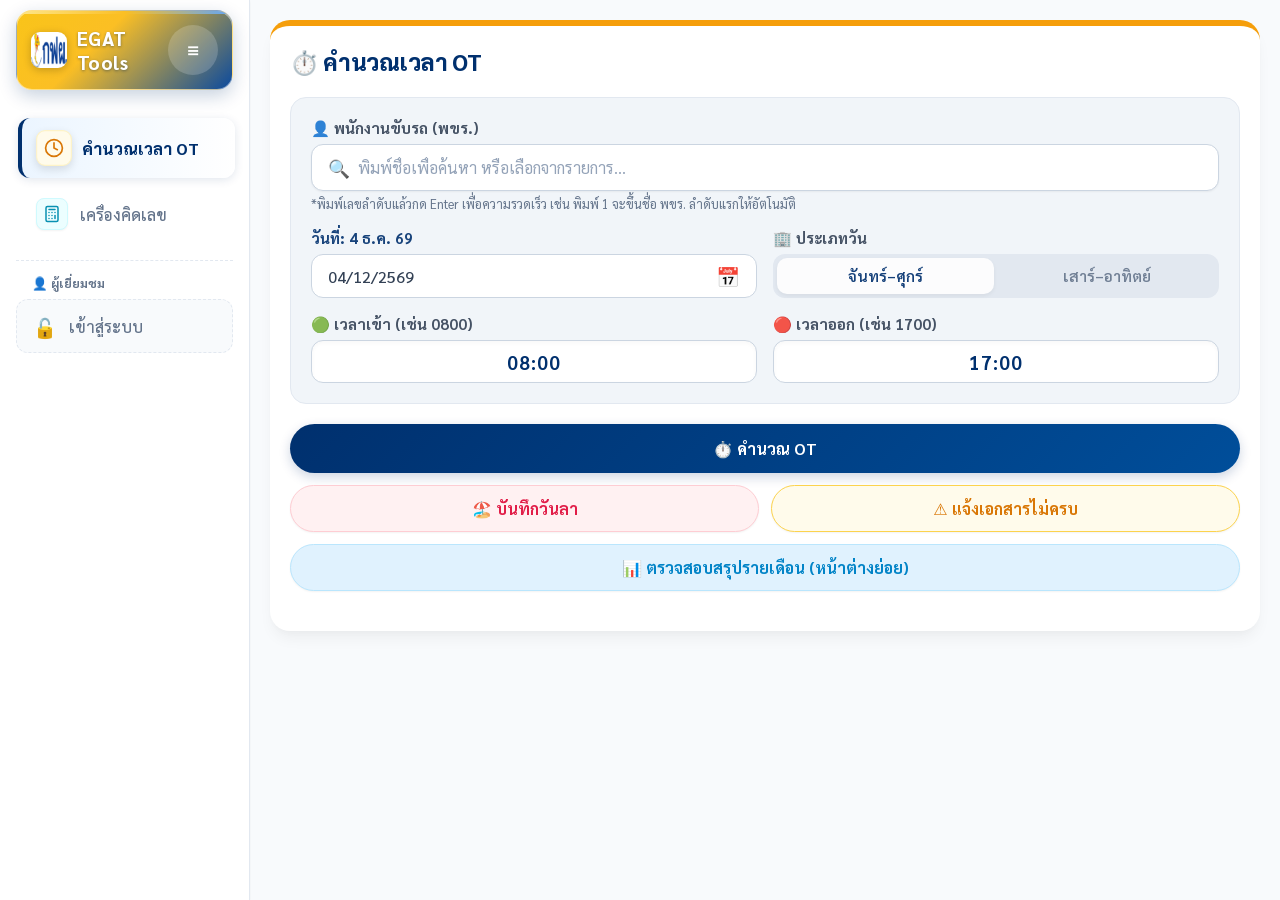
<file: index.html>
<!DOCTYPE html>
<html lang="th">
<head>
<meta charset="UTF-8" />
<meta name="viewport" content="width=device-width, initial-scale=1, viewport-fit=cover" />
  <script>
    // Self-Healing: ล้าง Service Worker และ Cache ในเครื่องทันทีเมื่อรันบน localhost
    if (window.location.hostname === 'localhost' || window.location.hostname === '127.0.0.1') {
      if ('serviceWorker' in navigator) {
        navigator.serviceWorker.getRegistrations().then(function(regs) {
          if (regs && regs.length > 0) {
            Promise.all(regs.map(function(r) { return r.unregister(); })).then(function() {
              if ('caches' in window) {
                caches.keys().then(function(names) {
                  Promise.all(names.map(function(n) { return caches.delete(n); })).then(function() {
                    if (!sessionStorage.getItem('sw_reset_done')) {
                      sessionStorage.setItem('sw_reset_done', '1');
                      window.location.reload();
                    }
                  });
                });
              }
            });
          }
        });
      }
    }
  </script>
<title>EGAT OT Calculator (v7.8.16) - ระบบคำนวณเวลาล่วงเวลา กฟผ.</title>
<meta http-equiv="Cache-Control" content="no-cache, no-store, must-revalidate" />
<meta http-equiv="Pragma" content="no-cache" />
<meta http-equiv="Expires" content="0" />
  <meta name="description" content="ระบบคำนวณชั่วโมง OT (ล่วงเวลา) และเบิกค่าล่วงเวลา สำหรับพนักงาน กฟผ. พร้อมรองรับ PWA" />
  <meta name="author" content="natthakitpinmoang" />
  <meta name="theme-color" content="#f9c419" />

  <!-- Open Graph / Social Sharing -->
  <meta property="og:title" content="EGAT OT Calculator (v7.8.16) - ระบบคำนวณเวลาล่วงเวลา กฟผ." />
  <meta property="og:description" content="ระบบคำนวณชั่วโมง OT และเบิกค่าล่วงเวลา สำหรับพนักงาน กฟผ. รองรับมือถือและติดตั้งเป็น PWA" />
  <meta property="og:image" content="./assets/icons/icon-512.png" />
  <meta property="og:type" content="website" />

  <!-- ===== iOS Safari (Add to Home Screen) ===== -->
  <!-- iOS ไม่ใช้ manifest ตอน Add to Home Screen ต้องใช้ meta tags เหล่านี้แทน -->
  <meta name="apple-mobile-web-app-capable" content="yes" />
  <meta name="mobile-web-app-capable" content="yes" />
  <meta name="apple-mobile-web-app-status-bar-style" content="black-translucent" />
  <meta name="apple-mobile-web-app-title" content="OT EGAT" />
  <meta name="format-detection" content="telephone=no" />
  <link rel="apple-touch-icon" href="./assets/icons/icon-192.png" />
  <!-- ไอคอนขนาดใหญ่สำหรับ iOS ที่มี notch (iPhone Pro ขึ้นไป) -->
  <link rel="apple-touch-icon" sizes="180x180" href="./assets/icons/apple-touch-icon-180.png" />
  <link rel="apple-touch-icon" sizes="192x192" href="./assets/icons/icon-192.png" />

  <link rel="manifest" href="./manifest.json" />
  <link rel="icon" type="image/png" href="./assets/icons/icon-192.png" />
  <link rel="stylesheet" href="./css/styles.css?v=7.8.16" />
<link href="https://fonts.googleapis.com/css2?family=Sarabun:wght@300;400;500;600;700&display=swap" rel="stylesheet">
  <style>
    /* Critical Inline CSS: ป้องกัน FOUC / ไอคอนขยายล้นจอเด็ดขาดก่อน CSS ภายนอกโหลด */
    svg, svg.menu-svg, .menu-svg {
      width: 18px !important;
      height: 18px !important;
      max-width: 18px !important;
      max-height: 18px !important;
      display: inline-block !important;
      vertical-align: middle;
    }
    .brand-logo-wrap, .brand-logo {
      width: 36px !important;
      height: 36px !important;
      max-width: 36px !important;
      object-fit: contain;
    }
    .icon-badge {
      display: inline-flex !important;
      align-items: center;
      justify-content: center;
      width: 32px !important;
      height: 32px !important;
      min-width: 32px !important;
      border-radius: 8px;
    }
  </style>
</head>

<body>
<div class="app">
  <aside class="sidebar" id="sidebar">
    <div class="brand">
      <div class="left">
        <div class="brand-logo-wrap">
          <img src="./assets/icons/icon-192.png" alt="โลโก้ กฟผ." class="brand-logo">
        </div>
        <span class="txt">EGAT Tools</span>
      </div>
      <button class="collapse-btn" id="btnToggle" title="พับ/กาง แถบข้าง">≡</button>
    </div>
    <nav class="menu" id="menu">
      <!-- 1. Admin Dashboard (แสดงเฉพาะแอดมิน) -->
      <div class="menu-item" onclick="switchView('admin')" id="menuAdmin" style="display:none;">
        <span class="icon icon-badge badge-admin" title="Admin Dashboard">
          <svg class="menu-svg" width="18" height="18" viewBox="0 0 24 24" fill="none" stroke="currentColor" stroke-width="2" stroke-linecap="round" stroke-linejoin="round">
            <path d="M12 22s8-4 8-10V5l-8-3-8 3v7c0 6 8 10 8 10z"/>
          </svg>
        </span>
        <span class="label">Admin Dashboard</span>
      </div>

      <!-- 2. คำนวณเวลา OT -->
      <div class="menu-item active" onclick="switchView('ot')">
        <span class="icon icon-badge badge-ot" title="คำนวณเวลา OT">
          <svg class="menu-svg" width="18" height="18" viewBox="0 0 24 24" fill="none" stroke="currentColor" stroke-width="2" stroke-linecap="round" stroke-linejoin="round">
            <circle cx="12" cy="12" r="10"/>
            <polyline points="12 6 12 12 16 14"/>
          </svg>
        </span>
        <span class="label">คำนวณเวลา OT</span>
      </div>

      <!-- 3. เครื่องคิดเลข -->
      <div class="menu-item" onclick="switchView('calc')">
        <span class="icon icon-badge badge-calc" title="เครื่องคิดเลข">
          <svg class="menu-svg" width="18" height="18" viewBox="0 0 24 24" fill="none" stroke="currentColor" stroke-width="2" stroke-linecap="round" stroke-linejoin="round">
            <rect x="4" y="2" width="16" height="20" rx="2"/>
            <line x1="8" y1="6" x2="16" y2="6"/>
            <line x1="16" y1="14" x2="16" y2="18"/>
            <path d="M16 10h.01M12 10h.01M8 10h.01M12 14h.01M8 14h.01M12 18h.01M8 18h.01"/>
          </svg>
        </span>
        <span class="label">เครื่องคิดเลข</span>
      </div>

      <!-- 4. สรุปรายเดือน -->
      <div class="menu-item" onclick="switchView('history')" id="menuHistory">
        <span class="icon icon-badge badge-history" title="สรุปรายเดือน">
          <svg class="menu-svg" width="18" height="18" viewBox="0 0 24 24" fill="none" stroke="currentColor" stroke-width="2" stroke-linecap="round" stroke-linejoin="round">
            <line x1="18" y1="20" x2="18" y2="10"/>
            <line x1="12" y1="20" x2="12" y2="4"/>
            <line x1="6" y1="20" x2="6" y2="14"/>
            <line x1="2" y1="20" x2="22" y2="20"/>
          </svg>
        </span>
        <span class="label">สรุปรายเดือน</span>
      </div>

      <!-- 5. รายชื่อ พขร. ทั้งหมด -->
      <div class="menu-item" onclick="switchView('drivers')" id="menuDrivers">
        <span class="icon icon-badge badge-drivers" title="รายชื่อ พขร. ทั้งหมด">
          <svg class="menu-svg" width="18" height="18" viewBox="0 0 24 24" fill="none" stroke="currentColor" stroke-width="2" stroke-linecap="round" stroke-linejoin="round">
            <path d="M16 21v-2a4 4 0 0 0-4-4H6a4 4 0 0 0-4 4v2"/>
            <circle cx="9" cy="7" r="4"/>
            <path d="M22 21v-2a4 4 0 0 0-3-3.87"/>
            <path d="M16 3.13a4 4 0 0 1 0 7.75"/>
          </svg>
        </span>
        <span class="label">รายชื่อ พขร. ทั้งหมด</span>
      </div>

      <!-- เมนูโปรไฟล์ของฉัน (แสดงเมื่อ พขร. ล็อกอิน) -->
      <div class="menu-item" onclick="openProfileModal()" id="menuProfile" style="display:none;">
        <span class="icon icon-badge badge-profile" title="โปรไฟล์ของฉัน">
          <svg class="menu-svg" width="18" height="18" viewBox="0 0 24 24" fill="none" stroke="currentColor" stroke-width="2" stroke-linecap="round" stroke-linejoin="round">
            <path d="M19 21v-2a4 4 0 0 0-4-4H9a4 4 0 0 0-4 4v2"/>
            <circle cx="12" cy="7" r="4"/>
          </svg>
        </span>
        <span class="label">โปรไฟล์ของฉัน</span>
      </div>

      <div class="menu-item" onclick="openBackupModal()" id="menuBackup" style="margin-top:10px; border-top:1px dashed #e2e8f0; border-radius:0; padding-top:14px;">
        <span class="icon icon-badge badge-backup" title="สำรอง/นำเข้าข้อมูล">
          <svg class="menu-svg" width="18" height="18" viewBox="0 0 24 24" fill="none" stroke="currentColor" stroke-width="2" stroke-linecap="round" stroke-linejoin="round">
            <ellipse cx="12" cy="5" rx="9" ry="3"/>
            <path d="M21 12c0 1.66-4 3-9 3s-9-1.34-9-3"/>
            <path d="M3 5v14c0 1.66 4 3 9 3s9-1.34 9-3V5"/>
          </svg>
        </span>
        <span class="label">สำรอง/นำเข้าข้อมูล</span>
      </div>

      <!-- ===== สถานะการเข้าสู่ระบบ ===== -->
      <div style="margin-top:10px; padding-top:12px; border-top:1px dashed #e2e8f0;">
        <div id="authStatusText" style="font-size:0.78rem; font-weight:700; color:var(--text-muted); padding:2px 16px 8px;">👤 ผู้เยี่ยมชม</div>
        <div class="menu-item" id="authStatusBtn" style="border:1px dashed var(--border); background:#f8fafc;">
          <span class="icon">🔓</span><span class="label">เข้าสู่ระบบ</span>
        </div>
      </div>
    </nav>
  </aside>

  <main class="content">
    <section id="view-ot" class="view active">
      <div class="card">
        <h2>⏱️ คำนวณเวลา OT</h2>
        <div class="input-zone">
            <div class="grid">
              <div style="grid-column: 1 / -1;">
                <label>👤 พนักงานขับรถ (พขร.)</label>
                <div class="search-wrapper">
                    <span class="search-icon">🔍</span>
                    <input type="search" id="driverSelect" list="driverList" placeholder="พิมพ์ชื่อเพื่อค้นหา หรือเลือกจากรายการ..." autocomplete="off">
                </div>
                <div style="font-size: 0.8rem; color: var(--text-muted); margin-top: 4px;">*พิมพ์เลขลำดับแล้วกด Enter เพื่อความรวดเร็ว เช่น พิมพ์ 1 จะขึ้นชื่อ พขร. ลำดับแรกให้อัตโนมัติ</div>
                <datalist id="driverList"></datalist>
              </div>
              <div>
                <label id="dateLabel">📅 เลือกวันที่</label>
                <div class="custom-date-input">
                    <input type="date" id="workDate" class="real-date-input" lang="th-TH" onclick="try{this.showPicker()}catch(e){}">
                    <div id="workDateShow" class="fake-date-display">เลือกวันที่...</div>
                    <span class="icon-cal">📅</span>
                </div>
              </div>
              <div>
                 <label>🏢 ประเภทวัน</label>
                 <div class="radio-line">
                  <label><input type="radio" name="type" value="weekday" checked> จันทร์–ศุกร์</label>
                  <label><input type="radio" name="type" value="weekend"> เสาร์–อาทิตย์</label>
                 </div>
              </div>
              <div>
                <label>🟢 เวลาเข้า (เช่น 0800)</label>
                <input type="tel" id="startTime" class="time-manual" placeholder="08:00" maxlength="5">
              </div>
              <div>
                <label>🔴 เวลาออก (เช่น 1700)</label>
                <input type="tel" id="endTime" class="time-manual" placeholder="17:00" maxlength="5">
              </div>
            </div>
        </div>

        <div class="actions-grid">
          <button class="primary" id="btnCalc">⏱️ คำนวณ OT</button>
          <button class="btn-leave" onclick="openLeaveModal()">🏖️ บันทึกวันลา</button>
          <button class="btn-incomplete" onclick="markAsIncomplete()">⚠️ แจ้งเอกสารไม่ครบ</button>
          <button class="btn-secondary" style="grid-column: 1 / -1; gap: 8px; font-size: 1.05rem; background: #e0f2fe; color: #0284c7; border: 1px solid #bae6fd;" onclick="openQuickSummaryModal()">
              📊 ตรวจสอบสรุปรายเดือน (หน้าต่างย่อย)
          </button>
        </div>

        <div id="result"></div>
        <div id="saveSection" class="btn-group" style="display:none;">
            <button class="btn-save" id="btnSaveLog">📥 บันทึกข้อมูล</button>
            <button class="btn-next" onclick="resetFormForNext()">🔄 เริ่มใหม่</button>
        </div>
      </div>
    </section>

    <section id="view-history" class="view">
      <div class="card">
        <div class="history-header-container">
            <div class="left-group">
                <div class="history-title-group">
                    <h2 id="historyTitleBtn" class="history-title">📊 สรุปรายเดือน</h2>

                    <!-- แถบสลับโหมด สรุปตามวัน / สรุปตาม พขร. -->
                    <div class="history-mode-pill-bar" role="tablist" aria-label="โหมดการแสดงผล">
                        <button type="button" class="mode-pill-btn active" id="btnModeDaily" onclick="setHistoryMode('daily')" role="tab" aria-selected="true">
                            <span>📅</span> สรุปตามวัน
                        </button>
                        <button type="button" class="mode-pill-btn" id="btnModeDriver" onclick="setHistoryMode('driver')" role="tab" aria-selected="false">
                            <span>👥</span> สรุปตาม พขร.
                        </button>
                    </div>
                </div>

                <div class="history-actions-group">
                    <div class="month-stepper-wrap">
                        <button type="button" class="month-step-btn" onclick="stepMonth(-1)" title="เดือนก่อนหน้า">◀</button>
                        <div class="month-picker-inline" onclick="openCustomMonthPicker('historyMonthPicker', 'historyDateDisplay')" title="คลิกเพื่อเลือกเดือน">
                            <span class="cal-ico" aria-hidden="true">📅</span>
                            <span id="historyDateDisplay" class="month-text">...</span>
                            <span class="month-caret">▼</span>
                        </div>
                        <button type="button" class="month-step-btn" onclick="stepMonth(1)" title="เดือนถัดไป">▶</button>
                    </div>
                    <input type="text" id="historyMonthPicker" class="history-date-input-hidden" onchange="renderHistory()">
                    
                    <button id="btnExportCSV" onclick="exportSummaryToCSV()" class="action-btn-pill btn-export-csv" style="display:none;" title="ส่งออกข้อมูลสรุปเป็นไฟล์ CSV">
                        📥 ส่งออก Excel
                    </button>
                </div>
            </div>
            <div class="right-group" id="historyDriverFilterGroup">
                <div class="driver-filter-wrapper">
                    <label class="filter-label" style="margin-right:4px;">👀</label>
                    <div style="position:relative; flex:1;">
                        <input type="search" id="historyDriverFilter" list="historyDriverList" style="width:100%; border:none; background:transparent; padding:6px; font-weight:700; color:var(--brand); outline:none; font-size:0.95rem; min-width:140px;" placeholder="ทั้งหมด (พิมพ์ค้นหา)" autocomplete="off" onchange="handleFilterChange()">
                        <datalist id="historyDriverList"></datalist>
                    </div>
                </div>
            </div>
        </div>

        <!-- [AUTH] ป้ายแจ้งว่ากำลังดูข้อมูลของตัวเองเท่านั้น -->
        <div id="authScopeNotice" style="display:none; background:#eff6ff; border:1px solid #bfdbfe; color:#1e40af; padding:10px 14px; border-radius:12px; font-size:0.85rem; font-weight:700; margin-bottom:14px;">🔒 กำลังดูข้อมูลของคุณเท่านั้น</div>

        <!-- [UX พขร. ข้อ 3] แถบแจ้งเตือนเอกสารไม่ครบสำหรับ พขร. อัตโนมัติ -->
        <div id="driverIncompleteBanner" style="display:none; background:#fffbeb; border:1px solid #fde68a; color:#b45309; padding:10px 14px; border-radius:12px; font-size:0.88rem; font-weight:600; margin-bottom:12px; align-items:center; gap:8px;"></div>

        <div class="history-toolbar-container" id="historyToolbar">
             <button id="btnToolbarIncomplete" onclick="openIncompleteModal()" class="tool-btn" style="background:#f3e8ff; border-color:#d8b4fe; color:#7e22ce;" title="ระบุว่าส่งเอกสารมาไม่ครบ">⚠️ แจ้งขาด</button>
             <button id="btnToolbarFollowUp" onclick="openFollowUpSummary()" class="tool-btn" style="background:#fff7ed; border-color:#fed7aa; color:#ea580c;" title="สรุปรายการที่ต้องตาม">📋 สรุปตาม</button>
             <button id="btnToolbarVerify" onclick="toggleVerifyCurrentDriver()" class="tool-btn t-verify" title="ยืนยันตรวจสอบเอกสาร">⚪ รอตรวจสอบ</button>
        </div>
             
        <div class="summary-grid">
            <div class="sum-card c-15">
                <div><div class="lbl">⏱️ OT x1.5</div><div class="unit">(วันธรรมดา)</div></div>
                <div class="val" id="sum15">0.0</div>
            </div>
            <div class="sum-card c-1">
                <div><div class="lbl">⏱️ OT x1</div><div class="unit">(วันหยุด)</div></div>
                <div class="val" id="sum1">0.0</div>
            </div>
            <div class="sum-card c-3">
                <div><div class="lbl">⏱️ OT x3</div><div class="unit">(วันหยุด)</div></div>
                <div class="val" id="sum3">0.0</div>
            </div>
        </div>

        <div class="total-summary-section">
            <div class="summary-half leave">
                <div class="lbl">🏖️ รวมวันลา</div>
                <div class="val-group"><span class="val" id="sumLeaveDays">0</span><span class="unit">วัน</span></div>
            </div>
            <div class="summary-half ot">
                <div class="lbl">⏱️ รวมชั่วโมง OT</div>
                <div class="val-group"><span class="val" id="sumTotal_b">0.0</span><span class="unit">ชั่วโมง</span></div>
            </div>
            <div class="summary-half request">
                <div class="lbl">📝 รวมขอเบิก OT</div>
                <div class="val-group"><span class="val" id="sumRequestOT">0.0</span><span class="unit">ชั่วโมง</span></div>
            </div>
        </div>

        <div class="table-container">
            <table class="history-table" id="historyTable">
                <thead>
                    <tr>
                        <th width="4%" class="col-center">🏖️ ลา</th>
                        <th width="20%" style="text-align:left; padding-left:10px;">📅 วันที่</th>
                        <th width="12%" class="col-center">🏢 ประเภท</th>
                        <th width="15%" class="col-center">⏰ ช่วงเวลา</th>
                        <th class="col-center th-ot" style="min-width:45px; background:#eff6ff; color:#1e3a8a; border-bottom-color:#bfdbfe;">x1.5</th>
                        <th class="col-center th-ot" style="min-width:45px; background:#ecfeff; color:#0e7490; border-bottom-color:#a5f3fc;">x1</th>
                        <th class="col-center th-ot" style="min-width:45px; background:#fff1f2; color:#be123c; border-bottom-color:#fecdd3;">x3</th>
                        <th width="8%" class="col-center th-ot">⏱️ รวม</th>
                        <th width="8%" class="col-center th-ot" style="background:#f0f9ff; color:#0284c7;">📝 ขอเบิก</th>
                        <th width="14%" class="col-center sticky-col">⚙️ เครื่องมือ</th>
                    </tr>
                </thead>
                <tbody id="historyList"></tbody>
            </table>
            <div id="emptyMsg" style="text-align:center; padding:50px 20px; display:none; border-top: 1px solid var(--border);">
                <div id="emptyMsgLoading" style="display:none; animation: pulse 1.5s infinite;">
                    <div style="font-size:3rem; margin-bottom:15px;">⏳</div>
                    <div style="font-size:1.1rem; font-weight:700; color:var(--brand);">กำลังประสานข้อมูลกับฐานข้อมูลส่วนกลาง...</div>
                </div>
                <div id="emptyMsgNoData">
                    <div style="font-size:3.5rem; margin-bottom:10px;">📭</div>
                    <div style="margin-bottom:8px; font-size:1.2rem; font-weight:700; color:var(--text-main);">ยังไม่มีข้อมูลการทำ OT ในตารางนี้ครับ</div>
                    <div style="font-size:0.85rem; color:var(--text-muted);">ระบบจะสร้างตารางตั้งต้นอัตโนมัติเมื่อ Admin เปิดเดือนนั้นในหน้า Dashboard</div>
                </div>
            </div>
        </div>
      </div>
    </section>

    <section id="view-drivers" class="view">
      <div class="card">
        <div class="driver-header-flex" style="display:flex; justify-content:space-between; align-items:center; margin-bottom:20px;">
            <h2 style="margin:0;">👥 รายชื่อ พขร. ทั้งหมด</h2>
            <button onclick="openAddDriverModal()" class="primary" style="width:auto; padding: 10px 20px; font-size:1rem; display:flex; align-items:center; gap:6px;">
                <span>➕</span> เพิ่มคนใหม่
            </button>
        </div>
        <div id="driverListContainer" class="driver-list-container"></div>
      </div>
    </section>

    <!-- ===== Admin Dashboard ===== -->
    <section id="view-admin" class="view">
      <div class="card">
        <div class="admin-head">
          <h2 style="margin:0;">🛡️ Admin Dashboard</h2>
          <button id="pendingBellBtn" class="pending-bell-btn" onclick="openApprovalModal()" style="display:none;">🔔 บัญชีรออนุมัติ <span id="pendingCountBadge" class="pending-count-badge">0</span></button>
          <!-- Dropdown เลือกเดือน พร้อมปุ่มเลื่อนเดือนด่วน -->
          <!-- ตัวเลือกเดือน สไตล์ Pill พร้อมปุ่มเลื่อนเดือนด่วน และเปิด Custom Month Picker Modal -->
          <div class="admin-month-select" style="display:inline-flex; align-items:center; gap:6px;">
            <button type="button" class="month-step-btn" onclick="stepAdminMonth(-1)" title="เดือนก่อนหน้า">◀</button>
            <div id="adminMonthPickerWrap" class="month-picker-inline" onclick="openCustomMonthPicker('adminMonthPicker', 'adminMonthDisplay')" style="display:inline-flex; align-items:center; cursor:pointer; gap:4px; border-bottom:none; padding-bottom:0;" title="คลิกเพื่อเลือกเดือน">
              <span class="cal-ico" aria-hidden="true">📅</span>
              <span id="adminMonthDisplay" class="admin-month-input" style="pointer-events:none; min-width:auto; padding:4px 2px !important; display:inline-block;">...</span>
              <span style="font-size:0.75em; opacity:0.6; color:var(--brand); margin-left:2px;">▼</span>
            </div>
            <input type="hidden" id="adminMonthPicker" onchange="onAdminMonthChange()">
            <button type="button" class="month-step-btn" onclick="stepAdminMonth(1)" title="เดือนถัดไป">▶</button>
          </div>
        </div>

        <!-- การ์ด KPI -->
        <!-- การ์ด KPI สไตล์ Modern Bento Grid (4 การ์ดสมดุล) -->
        <div class="admin-kpi-grid">
          <!-- การ์ด 1: พขร. ทั้งหมด & สถานะการยื่น -->
          <div class="kpi-card kpi-blue">
            <div class="kpi-header">
              <span class="kpi-title">👥 พขร. ในระบบ</span>
            </div>
            <div class="kpi-value-wrap">
              <div class="kpi-value" id="kpiDrivers" style="color:var(--brand);">0</div>
              <span class="kpi-unit">คน</span>
            </div>
            <div id="kpiDriversSub" class="kpi-sub">ยื่นครบในเดือนนี้</div>
            <div id="kpiFlagCard" style="display:none;" onclick="filterAdminStatus('incomplete')">
              <span class="kpi-alert-badge" id="kpiPendingText">⚠️ ขาดเอกสาร 0 คน</span>
            </div>
            <input type="hidden" id="kpiPending" value="0">
          </div>

          <!-- การ์ด 2: รวมชั่วโมง OT & แยกเรต -->
          <div class="kpi-card kpi-cyan">
            <div class="kpi-header">
              <span class="kpi-title">⏱️ รวมชั่วโมง OT</span>
            </div>
            <div class="kpi-value-wrap">
              <div class="kpi-value" id="kpiTotalHours" style="color:#0284c7;">0.0</div>
              <span class="kpi-unit">ชม.</span>
            </div>
            <div class="kpi-ot-breakdown">
              <div class="kpi-ot-item x15">
                <span class="lb">X1.5</span>
                <span class="vl" id="kpiOt15">0.0</span>
              </div>
              <div class="kpi-ot-item x1">
                <span class="lb">X1</span>
                <span class="vl" id="kpiOt1">0.0</span>
              </div>
              <div class="kpi-ot-item x3">
                <span class="lb">X3</span>
                <span class="vl" id="kpiOt3">0.0</span>
              </div>
            </div>
          </div>

          <!-- การ์ด 3: ยอดรวมวันลา (การ์ดแยกเฉพาะ) -->
          <div class="kpi-card kpi-amber" onclick="filterAdminStatus('leave')" style="cursor:pointer;" title="คลิกเพื่อกรองดูเฉพาะ พขร. ที่มีวันลา">
            <div class="kpi-header">
              <span class="kpi-title">🏖️ รวมวันลา</span>
            </div>
            <div class="kpi-value-wrap">
              <div class="kpi-value" id="kpiLeaveDays" style="color:#d97706;">0</div>
              <span class="kpi-unit">วัน</span>
            </div>
            <div class="kpi-sub" id="kpiLeaveSub">วันลาสะสมของผู้ปฏิบัติงานเดือนนี้</div>
          </div>

          <!-- การ์ด 4: ความคืบหน้าการอนุมัติ & Progress Bar -->
          <div class="kpi-card kpi-green">
            <div class="kpi-header">
              <span class="kpi-title">✅ สถานะอนุมัติ</span>
              <span id="kpiPercent" style="font-weight:800; color:#047857; font-size:1.1rem;">0%</span>
            </div>
            <div class="kpi-progress-bar">
              <div class="kpi-progress-fill" id="kpiProgressBar" style="width:0%;"></div>
            </div>
            <div class="kpi-sub" id="kpiVerifiedSub">อนุมัติแล้ว 0 / 0 คน</div>
            <div class="kpi-status-chips-wrap">
              <button type="button" class="kpi-chip-btn chip-pending" onclick="filterAdminStatus('pending')" title="คลิกเพื่อกรองดูเฉพาะที่รอตรวจสอบ">
                <span>⏳ <span id="kpiStPending">0</span></span>
                <span style="font-size:0.65rem;">รอตรวจ</span>
              </button>
              <button type="button" class="kpi-chip-btn chip-received" onclick="filterAdminStatus('received')" title="คลิกเพื่อกรองดูเฉพาะที่ได้รับเอกสาร">
                <span>📄 <span id="kpiStReceived">0</span></span>
                <span style="font-size:0.65rem;">ได้เอกสาร</span>
              </button>
              <button type="button" class="kpi-chip-btn chip-verified" onclick="filterAdminStatus('verified')" title="คลิกเพื่อกรองดูเฉพาะที่ตรวจสอบแล้ว">
                <span>✅ <span id="kpiVerified">0</span></span>
                <span style="font-size:0.65rem;">ตรวจแล้ว</span>
              </button>
            </div>
          </div>
        </div>

        <!-- แถบปุ่มด่วน (5 ปุ่ม สไตล์ Bento Grid สมดุล สบายตา) -->
        <div class="admin-quick-actions">
          <button type="button" class="qa-btn qa-cyan" onclick="adminGoExport()" title="ส่งออกข้อมูลสรุป OT รายเดือนเป็นไฟล์ Excel (CSV)">
            <span class="qa-ico">📥</span>
            <span class="qa-txt">ส่งออก Excel (CSV)</span>
          </button>
          <button type="button" class="qa-btn qa-blue" onclick="adminGoDrivers()" title="จัดการรายชื่อ พขร., เบอร์โทร, สังกัด และ PIN">
            <span class="qa-ico">👥</span>
            <span class="qa-txt">จัดการรายชื่อ พขร.</span>
          </button>
          <button type="button" class="qa-btn qa-green" onclick="adminGoBackup()" title="สำรองฐานข้อมูลและนำเข้าข้อมูล JSON">
            <span class="qa-ico">💾</span>
            <span class="qa-txt">สำรอง/นำเข้าข้อมูล</span>
          </button>
          <button type="button" class="qa-btn qa-purple" onclick="openAdvancedModal()" title="จัดการขั้นสูง (รีเซ็ตค่าเวลา / ลบข้อมูล / รหัส PIN แอดมิน)">
            <span class="qa-ico">⚙️</span>
            <span class="qa-txt">จัดการขั้นสูง</span>
          </button>
          <button type="button" class="qa-btn qa-slate" onclick="if (typeof syncCloudData === 'function') syncCloudData(true); else renderAdminDashboard();" title="ดึงข้อมูลล่าสุดจากคลาวด์และรีเฟรชแดชบอร์ด">
            <span class="qa-ico">🔄</span>
            <span class="qa-txt">รีเฟรชข้อมูล</span>
          </button>
        </div>

        <!-- สถานะ 3 ระดับ (minimal) -->
        <div class="admin-status-legend legend-minimal">
          <span class="legend-title">สถานะ:</span>
          <span class="legend-item"><span class="status-badge st-pending legend-dot">⏳</span> รอตรวจสอบ</span>
          <span class="legend-item"><span class="status-badge st-received legend-dot">📄</span> ได้รับเอกสาร</span>
          <span class="legend-item"><span class="status-badge st-verified legend-dot">✅</span> ตรวจสอบแล้ว</span>
          <span class="legend-hint">คลิกที่ปุ่มสถานะเพื่อเปลี่ยน</span>
        </div>

        <!-- Search & Filter Bar เหนือตารางข้อมูล -->
        <div class="admin-search-bar">
          <div class="search-input-wrap">
            <span class="search-ico" aria-hidden="true">🔍</span>
            <input type="text" id="adminSearch" placeholder="ค้นหาชื่อหรือชื่อเล่น พขร...." oninput="onAdminSearchInput(this.value)">
          </div>
          <select id="adminStatusFilter" class="status-filter-select" onchange="onAdminStatusFilterChange(this.value)">
            <option value="all">ทั้งหมด (ทุกสถานะ)</option>
            <option value="pending">⏳ รอตรวจสอบ</option>
            <option value="received">📄 ได้รับเอกสาร</option>
            <option value="verified">✅ ตรวจสอบแล้ว</option>
            <option value="incomplete">⚠️ ขาดเอกสาร</option>
            <option value="leave">🏖️ มีวันลา</option>
          </select>
        </div>

        <div id="adminStatusTable"></div>
      </div>
    </section>

    <section id="view-calc" class="view">
      <div class="card">
        <h2>🧮 เครื่องคิดเลข</h2>
        <div class="calc">
          <input id="calcDisplay" class="calc-display" type="text" readonly value="0">
          <div class="keys">
            <button class="op" data-k="C" style="color:var(--danger)">ล้าง</button>
            <button class="op" data-k="BS" style="color:var(--brand)">ลบ</button>
            <button class="op" data-k="%">%</button><button class="op" data-k="/">÷</button>
            <button data-k="7">7</button><button data-k="8">8</button><button data-k="9">9</button><button class="op" data-k="*">×</button>
            <button data-k="4">4</button><button data-k="5">5</button><button data-k="6">6</button><button class="op" data-k="-">−</button>
            <button data-k="1">1</button><button data-k="2">2</button><button data-k="3">3</button><button class="op" data-k="+">+</button>
            <button data-k="0" style="grid-column:span 2">0</button><button data-k=".">.</button><button class="eq" data-k="=">=</button>
          </div>
        </div>
      </div>
    </section>
  </main>

  <!-- ===== Modal เข้าสู่ระบบ / สมัครสมาชิก ===== -->
  <div id="loginModal" class="modal">
    <div class="modal-content login-card">
      <span class="close-modal" onclick="closeLoginModal()">&times;</span>
      <h2 class="login-title">🔐 เข้าสู่ระบบ</h2>
      <div id="loginMessage" class="login-message">กรุณาเข้าสู่ระบบหรือสมัครสมาชิกก่อนบันทึกข้อมูล</div>

      <!-- Segmented Control: สลับบทบาท -->
      <div class="seg-control" role="tablist" aria-label="เลือกประเภทผู้ใช้">
        <button type="button" id="segDriverBtn" class="seg-btn active" role="tab" aria-selected="true" onclick="switchLoginTab('driver')">👤 พนักงานขับรถ (พขร.)</button>
        <button type="button" id="segAdminBtn" class="seg-btn" role="tab" aria-selected="false" onclick="switchLoginTab('admin')">🛡️ ผู้ดูแลระบบ (Admin)</button>
      </div>

      <!-- แจ้งเตือนรออนุมัติ (ซ่อนไว้ก่อน) -->
      <div id="pendingNotice" class="pending-notice" style="display:none;">⏳ บัญชีนี้อยู่ระหว่างรอ Admin อนุมัติการใช้งาน</div>

      <!-- ===== Pane: พขร. ===== -->
      <div id="loginPaneDriver" class="login-pane">
        <!-- ===== โหมด 1: ขอรับบัญชี (ชื่อเดิมในระบบ) ===== -->
        <div id="claimModeBox">
          <div class="pane-head">👷 พนักงานขับรถ (พขร.)</div>
          <label>เลือกชื่อ พขร. ของคุณจากรายการในระบบ</label>
          <select id="loginAccountSelect"><option value="">— เลือกชื่อ พขร. ของคุณ —</option></select>

          <label class="pin-label">PIN ส่วนตัว (4 หลัก)</label>
          <input type="password" id="loginDriverPin" class="pin-input pin-center" inputmode="numeric" maxlength="4"
                 pattern="[0-9]*" placeholder="0000" autocomplete="off">

          <button onclick="attemptClaimLogin()" class="btn-login-gradient">เข้าสู่ระบบ (พขร.)</button>

          <button id="btnToggleRegisterMode" onclick="toggleRegisterMode()" class="link-register">
            ➕ ไม่พบชื่อของฉันในระบบ? ลงทะเบียนชื่อใหม่
          </button>
        </div>

        <!-- ===== โหมด 2: ลงทะเบียนชื่อใหม่ ===== -->
        <div id="registerModeBox" class="register-box" style="display:none;">
          <div class="pane-head">📝 ลงทะเบียนชื่อ พขร. ใหม่</div>
          <div class="register-hint">ชื่อนี้จะถูกเพิ่มลงฐานข้อมูลรายชื่อของระบบทันที</div>
          <label>ชื่อ-นามสกุล <span style="color:var(--danger)">*</span></label>
          <input type="text" id="loginNewDriverName" placeholder="เช่น นายสมชาย ใจดี">
          <label>ชื่อเล่น <span style="color:var(--danger)">*</span></label>
          <input type="text" id="loginNewNickname" placeholder="เช่น ชาย">
          <label>เบอร์โทรศัพท์ <span style="color:var(--danger)">*</span></label>
          <input type="tel" id="loginNewPhone" placeholder="08x-xxx-xxxx">
          <label>ตั้ง PIN ส่วนตัว (4 หลัก) <span style="color:var(--danger)">*</span></label>
          <input type="password" id="loginRegisterPin" class="pin-input pin-center" inputmode="numeric" maxlength="4"
                 pattern="[0-9]*" placeholder="0000" autocomplete="off">
          <button onclick="attemptRegisterNew()" class="btn-login-gradient">📝 ส่งคำขอลงทะเบียน</button>
          <button onclick="setClaimMode(true)" class="btn-ghost-back">
            ↩️ กลับไปเลือกชื่อที่มีอยู่ในระบบ
          </button>
        </div>
      </div>

      <!-- ===== Pane: Admin ===== -->
      <div id="loginPaneAdmin" class="login-pane" style="display:none;">
        <div class="pane-head">🛡️ ผู้ดูแลระบบ (Admin)</div>
        <label class="pin-label">PIN แอดมิน</label>
        <input type="password" id="loginAdminPin" class="pin-input pin-center" inputmode="numeric" maxlength="4"
               pattern="[0-9]*" placeholder="0000" autocomplete="off">
        <button onclick="attemptAdminLogin()" class="btn-login-gradient">เข้าสู่ระบบ (แอดมิน)</button>
      </div>
    </div>
  </div>

  <div id="detailModal" class="modal">
    <div class="modal-content"><span class="close-modal" onclick="closeModal()">&times;</span><div id="modalBody"></div></div>
  </div>

  <div id="createOptionModal" class="modal">
      <div class="modal-content" style="text-align:center;">
          <span class="close-modal" onclick="closeCreateOptionModal()">&times;</span>
          <h2 style="color:var(--brand); margin-bottom:20px;">📅 ต้องการสร้างรายการให้ใคร?</h2>
          <div style="margin-bottom:15px; text-align:left; position:relative;">
              <label style="font-weight:700; color:var(--text-muted);">เลือกเดือนที่จะสร้าง:</label>
              <div style="position:relative; margin-top:5px; height:44px; border:1px solid #cbd5e1; border-radius:12px; background:#fff; display:flex; align-items:center; overflow:hidden; cursor:pointer;" onclick="openCustomMonthPicker('createTargetMonth', 'createMonthDisplay')">
                  <div id="createMonthDisplay" style="padding:0 14px; width:100%; font-weight:700; color:var(--brand); pointer-events:none;">เลือกเดือน...</div>
                  <input type="text" id="createTargetMonth" style="display:none;">
              </div>
          </div>
          <div style="display:flex; flex-direction:column; gap:12px;">
              <button onclick="initiateAutoFill('single')" class="primary" style="width:100%; background:#e0f2fe; color:#0369a1; border:1px solid #bae6fd;">👤 สร้างให้ 1 คน (ที่เลือกปัจจุบัน)</button>
              <button onclick="initiateAutoFill('all')" class="primary" style="width:100%; background:#f0fdf4; color:#15803d; border:1px solid #bbf7d0;">👥 สร้างให้ทุกคน (ตามรายชื่อที่มี)</button>
          </div>
          <button onclick="closeCreateOptionModal()" class="btn-next" style="margin-top:20px; width:100%;">ยกเลิก</button>
      </div>
  </div>

  <div id="customMonthPickerModal" class="modal">
      <div class="modal-content" style="text-align:center; max-width:320px;">
          <div class="cmp-content">
              <div class="cmp-header">
                  <button class="cmp-nav-btn" onclick="adjustPickerYear(-1)">❮</button>
                  <span id="cmpYearDisplay">2568</span>
                  <button class="cmp-nav-btn" onclick="adjustPickerYear(1)">❯</button>
              </div>
              <div class="cmp-grid" id="cmpMonthGrid"></div>
          </div>
          <button onclick="closeCustomMonthPicker()" class="btn-next" style="margin-top:20px; width:100%;">ยกเลิก</button>
      </div>
  </div>

  <div id="addDriverModal" class="modal">
    <div class="modal-content login-card">
        <span class="close-modal" onclick="closeAddDriverModal()">&times;</span>
        <input type="hidden" id="editDriverId">
        <h2 id="driverModalTitle" class="login-title">➕ เพิ่ม พขร. ใหม่เข้าสู่ระบบ</h2>
        <div class="add-driver-sub">กรอกข้อมูลให้ครบถ้วน (Admin เพิ่มเอง = อนุมัติทันที ไม่ต้องรอ)</div>
        <div class="add-driver-form">
            <label>👤 ชื่อ - นามสกุล <span style="color:var(--danger)">*</span></label>
            <input type="text" id="dName" placeholder="เช่น นายสมชาย ใจดี">
            <label>🏷️ ชื่อเล่น <span style="color:var(--danger)">*</span></label>
            <input type="text" id="dNick" placeholder="เช่น ชาย">
            <label>📞 เบอร์โทรศัพท์ <span style="color:var(--danger)">*</span></label>
            <input type="tel" id="dPhone" placeholder="08x-xxx-xxxx">
            <label>🏢 สังกัด</label>
            <input type="text" id="dAff" placeholder="เช่น EGAT">
            <label>📑 แผนก</label>
            <input type="text" id="dDept" placeholder="เช่น แผนกธุรการและบริการ">
            <label class="add-driver-pin">🔑 ตั้งรหัส PIN 4 หลัก <span style="color:var(--danger)">*</span></label>
            <input type="password" id="dPin" class="pin-input pin-center" inputmode="numeric" maxlength="4"
                   pattern="[0-9]*" placeholder="0000" autocomplete="off">
        </div>
        <div style="margin-top:20px; display:flex; gap:10px;">
             <button onclick="saveDriver()" class="btn-login-gradient" style="flex:1;">💾 บันทึกและเพิ่ม พขร.</button>
             <button onclick="closeAddDriverModal()" class="btn-next" style="flex:1;">ยกเลิก</button>
        </div>
    </div>
  </div>

  <div id="incompleteModal" class="modal">
    <div class="modal-content">
        <span class="close-modal" onclick="closeIncompleteModal()">&times;</span>
        <h2 style="font-size:1.5rem; margin-bottom:10px; color:#7e22ce; text-align:center;">📩 แจ้งเอกสารไม่ครบ</h2>
        <div id="incContextDisplay" style="text-align:center; margin-bottom:20px; padding:12px; background:#f3e8ff; border-radius:12px; color:#6b21a8; font-weight:700; border:1px solid #e9d5ff;"></div>
        <input type="hidden" id="incDriverSelect">
        <input type="hidden" id="incMonth">
        <div class="driver-form-grid" style="grid-template-columns: 1fr;">
            <div>
                <label style="text-align:center; display:block; margin-bottom:10px;">วันที่ขาด (จิ้มเลือกได้เลย)</label>
                <div id="incDaysGrid" class="day-grid"></div>
            </div>
            <div>
                <label>รายการเอกสารที่ขาด (ระบุรายละเอียด)</label>
                <div class="quick-notes-wrapper">
                    <div class="quick-notes-title">เลือกข้อความด่วน:</div>
                    <div class="quick-notes">
                        <div class="note-chip" onclick="addIncNoteText('ขาดใบ OT')">📄 ขาดใบ OT</div>
                        <div class="note-chip" onclick="addIncNoteText('ขาดใบลา')">🏖️ ขาดใบลา</div>
                        <div class="note-chip" onclick="addIncNoteText('ขาดใบปรับปรุงเวลา')">⏰ ขาดใบปรับปรุงเวลา</div>
                    </div>
                </div>
                <textarea id="incNote" rows="3" style="width:100%; padding:10px; border-radius:12px; border:1px solid #cbd5e1; font-family:inherit;" placeholder="เช่น ขาดใบ OT, ลืมแนบใบลา..."></textarea>
            </div>
        </div>
        <div style="margin-top:20px; display:flex; gap:10px;">
             <button onclick="saveIncompleteReport()" class="primary" style="flex:1; background:#9333ea; box-shadow: 0 4px 12px rgba(147, 51, 234, 0.3);">บันทึก</button>
             <button onclick="closeIncompleteModal()" class="btn-next" style="flex:1;">ยกเลิก</button>
        </div>
    </div>
  </div>

  <div id="leaveModal" class="modal">
    <div class="modal-content">
        <span class="close-modal" onclick="closeLeaveModal()">&times;</span>
        <h2 style="font-size:1.5rem; margin-bottom:10px; color:var(--accent); text-align:center;">🏖️ บันทึกวันลา</h2>
        <div id="leaveContextDisplay" style="text-align:center; margin-bottom:20px; padding:12px; background:#fffbeb; border-radius:12px; color:#b45309; font-weight:700; border:1px solid #fde68a;"></div>
        <input type="hidden" id="leaveDriverSelect">
        <input type="hidden" id="leaveMonth">
        <div class="driver-form-grid" style="grid-template-columns: 1fr;">
            <div>
                <label style="text-align:center; display:block; margin-bottom:10px;">วันที่ลา (จิ้มเลือกได้หลายวัน)</label>
                <div id="leaveDaysGrid" class="day-grid"></div>
            </div>
        </div>
        <div style="margin-top:20px; display:flex; gap:10px;">
             <button onclick="saveLeaveReport()" class="primary" style="flex:1; background:var(--accent); box-shadow: 0 4px 12px rgba(245, 158, 11, 0.3);">บันทึกวันลา</button>
             <button onclick="closeLeaveModal()" class="btn-next" style="flex:1;">ยกเลิก</button>
        </div>
    </div>
  </div>

  <div id="summaryModal" class="modal">
      <div class="modal-content">
        <span class="close-modal" onclick="closeSummaryModal()">&times;</span>
        <h2 style="font-size:1.5rem; margin-bottom:20px; color:#ea580c;">📋 สรุปรายการต้องตาม</h2>
        <div id="summaryList" style="margin-top:15px; max-height:400px; overflow-y:auto;"></div>
      </div>
  </div>
   
  <div id="advancedModal" class="modal">
      <div class="modal-content" style="text-align:center;">
          <span class="close-modal" onclick="closeAdvancedModal()">&times;</span>
          <h2 style="color:var(--text-main); margin-bottom:20px; display:flex; align-items:center; justify-content:center; gap:8px;">⚙️ จัดการขั้นสูง</h2>
          <p style="color:var(--text-muted); font-size:0.9rem; margin-bottom:20px;">รวมเครื่องมือจัดการข้อมูล (โปรดใช้งานด้วยความระมัดระวัง)</p>
          <div style="display:flex; flex-direction:column; gap:12px;">
              <button id="btnAdvAdminPin" onclick="closeAdvancedModal(); openAdminPinModal();" class="primary" style="width:100%; background:linear-gradient(to bottom, #fff, #f0fdf4); color:#16a34a; border:1px solid #bbf7d0;">🔑 เปลี่ยนรหัส PIN แอดมิน</button>
              <button id="btnAdvDriverPin" onclick="closeAdvancedModal(); openPinModal();" class="primary" style="width:100%; background:linear-gradient(to bottom, #fff, #eff6ff); color:#2563eb; border:1px solid #bfdbfe; display:none;">🔑 เปลี่ยนรหัส PIN ของฉัน</button>
              <button onclick="closeAdvancedModal(); openResetModal();" class="primary" style="width:100%; background:linear-gradient(to bottom, #fff, #fffbeb); color:#d97706; border:1px solid #fcd34d;">🧹 รีเซ็ตค่าเวลา</button>
              <button onclick="closeAdvancedModal(); openDeleteModal();" class="primary" style="width:100%; background:linear-gradient(to bottom, #fff, #fff1f2); color:#e11d48; border:1px solid #fecdd3;">🗑️ ลบข้อมูล</button>
          </div>
          <button onclick="closeAdvancedModal()" class="btn-next" style="margin-top:20px; width:100%;">ยกเลิก</button>
      </div>
  </div>

  <div id="resetOptionModal" class="modal">
      <div class="modal-content" style="text-align:center;">
          <span class="close-modal" onclick="closeResetModal()">&times;</span>
          <h2 style="color:var(--accent); margin-bottom:20px;">🧹 ต้องการรีเซ็ตค่าอะไรครับ?</h2>
          <p style="color:var(--text-muted); font-size:0.9rem; margin-bottom:15px;">การรีเซ็ตค่าจะเปลี่ยนเวลาเข้า-ออกกลับเป็น 08:00-17:00 และลบเวลา OT ทั้งหมดในเดือนนี้ (แต่ไม่ลบวันที่ทิ้ง)</p>
          <div style="display:flex; flex-direction:column; gap:12px;">
              <button id="btnResetMonth" onclick="resetCurrentMonth()" class="primary" style="width:100%; background:#fffbeb; color:#d97706; border:1px solid #fcd34d;">📅 รีเซ็ตเฉพาะเดือนนี้</button>
          </div>
          <button onclick="closeResetModal()" class="btn-next" style="margin-top:20px; width:100%;">ยกเลิก</button>
      </div>
  </div>

  <div id="deleteOptionModal" class="modal">
      <div class="modal-content" style="text-align:center;">
          <span class="close-modal" onclick="closeDeleteModal()">&times;</span>
          <h2 style="color:var(--danger); margin-bottom:20px;">🗑️ ต้องการลบอะไรครับ?</h2>
          <div style="display:flex; flex-direction:column; gap:12px;">
              <button id="btnDeleteMonth" onclick="deleteCurrentMonth()" class="primary" style="width:100%; background:#fee2e2; color:#b91c1c; border:1px solid #fca5a5;">📅 ลบเฉพาะเดือนนี้</button>
          </div>
          <button onclick="closeDeleteModal()" class="btn-next" style="margin-top:20px; width:100%;">ยกเลิก</button>
      </div>
  </div>

  <div id="backupModal" class="modal">
      <div class="modal-content" style="text-align:center;">
          <span class="close-modal" onclick="closeBackupModal()">&times;</span>
          <h2 style="color:var(--brand); margin-line:10px;">💾 สำรอง/นำเข้าข้อมูล</h2>
          <p style="color:var(--text-muted); font-size:0.9rem; margin-bottom:20px;">ใช้สำหรับย้ายข้อมูลไปเครื่องอื่น หรือเก็บข้อมูลสำรองไว้</p>
          
          <div style="text-align:left; background:#f8fafc; padding:16px; border-radius:16px; border:1px solid #e2e8f0; margin-bottom:20px;">
              <label style="font-weight:700; color:var(--text-main); font-size:0.95rem; display:block; margin-bottom:8px;">ส่วนที่ต้องการดาวน์โหลด (Export)</label>
              <select id="exportType" style="width:100%; padding:10px 14px; border-radius:12px; border:1px solid #cbd5e1; font-weight:600; color:var(--brand); margin-bottom:12px; font-family:inherit;" onchange="toggleExportMonthFilter()">
                  <option value="all">📦 ทั้งหมด (รายชื่อ, ประวัติ, สถานะ) - แนะนำ</option>
                  <option value="drivers">👥 1. เฉพาะ "รายชื่อ พขร."</option>
                  <option value="history">⏱️ 2. เฉพาะ "ประวัติทำ OT"</option>
                  <option value="verified">✅ 3. เฉพาะ "สถานะการตรวจสอบ"</option>
              </select>

              <div id="exportHistoryFilter" style="display:none; margin-bottom:12px; padding:12px; background:#fff; border-radius:12px; border:1px dashed #cbd5e1; animation: fadeIn 0.2s;">
                  <label style="font-size:0.85rem; font-weight:700; color:var(--text-main); margin-bottom:8px; display:block;">📅 เลือกเดือนที่ต้องการ (ระบุเพื่อโหลดเฉพาะเดือน)</label>
                  <div style="display:flex; gap:8px; align-items:center;">
                      <input type="month" id="exportMonthInput" style="flex:1; padding:8px 12px; border-radius:8px; border:1px solid #cbd5e1; font-family:inherit; color:var(--brand); font-weight:600;" lang="th-TH">
                      <button onclick="document.getElementById('exportMonthInput').value=''" class="btn-next" style="padding:8px 12px; font-size:0.85rem; border-radius:8px; width:auto;" title="ล้างค่าเพื่อโหลดทั้งหมด">ล้าง</button>
                  </div>
                  <div style="font-size:0.75rem; color:var(--text-muted); margin-top:6px;">* หากไม่เลือกเดือน ระบบจะดาวน์โหลดประวัติ <u style="font-weight:bold;">ทั้งหมด</u></div>
              </div>

              <button onclick="exportData()" class="primary" style="background:linear-gradient(135deg, #10b981, #059669); box-shadow: 0 4px 12px rgba(16, 185, 129, 0.3);">
                  📥 ดาวน์โหลดไฟล์ .json
              </button>
          </div>
          
          <div style="text-align:left; background:#fffbeb; padding:16px; border-radius:16px; border:1px solid #fde68a;">
              <label style="font-weight:700; color:#b45309; font-size:0.95rem; display:block; margin-bottom:8px;">นำเข้าข้อมูล (Import)</label>
              <p style="font-size:0.8rem; color:#b45309; opacity:0.8; margin-top:0; margin-bottom:12px;">*การนำเข้าจะเขียนทับข้อมูลส่วนนั้นในเครื่องนี้ทันที</p>
              <input type="file" id="importFile" accept=".json" style="display:none;" onchange="importData(event)">
              <button onclick="document.getElementById('importFile').click()" class="btn-next" style="width:100%; border-color:#fcd34d; color:#b45309; background:#fff;">
                  📤 เลือกไฟล์เพื่อนำเข้า
              </button>
          </div>
      </div>
  </div>

  <div id="quickSummaryModal" class="modal">
      <div class="modal-content">
          <span class="close-modal" onclick="closeQuickSummaryModal()">&times;</span>
          <h2 id="quickSummaryTitle">📊 </h2>
          <div id="quickSummaryBadges"></div>
          <div class="qs-table-wrap">
              <table class="qs-table">
                  <thead>
                      <tr>
                          <th style="text-align:left; padding-left:20px;">📅 วันที่</th>
                          <th>🏢 ประเภท</th>
                          <th>x1.5</th>
                          <th>x1</th>
                          <th>x3</th>
                          <th>📝 ขอเบิก</th>
                          <th>📌 สถานะ</th>
                      </tr>
                  </thead>
                  <tbody id="quickSummaryList"></tbody>
              </table>
          </div>
      </div>
  </div>

<!-- ===== Modal โปรไฟล์ พขร. ===== -->
  <div id="profileModal" class="modal">
    <div class="modal-content" style="max-width:520px;">
      <span class="close-modal" onclick="closeProfileModal()">&times;</span>
      <h2 style="margin-bottom:4px;">👤 โปรไฟล์ / แก้ไข</h2>
      <div id="profileSubtitle" style="font-size:0.85rem; color:var(--text-muted); margin-bottom:18px;"></div>

      <label>👤 ชื่อ-นามสกุล</label>
      <input type="text" id="pfName" placeholder="ชื่อ-นามสกุล">
      <label style="margin-top:10px;">🏷️ ชื่อเล่น</label>
      <input type="text" id="pfNickname" placeholder="ชื่อเล่น">
      <label style="margin-top:10px;">📞 เบอร์โทรศัพท์</label>
      <input type="tel" id="pfPhone" placeholder="08x-xxx-xxxx">
      <label style="margin-top:10px;">🏢 สังกัด</label>
      <input type="text" id="pfAffiliation" placeholder="เช่น EGAT">
      <label style="margin-top:10px;">📑 แผนก</label>
      <input type="text" id="pfDepartment" placeholder="เช่น แผนกธุรการและบริการ">

      <!-- ===== รหัส PIN ปัจจุบัน (ดู/ซ่อน + เปลี่ยน) ===== -->
      <div class="pin-current-box">
        <div class="pin-current-head">🔑 รหัส PIN ปัจจุบัน</div>
        <div class="pin-current-row">
          <span id="pfPinDisplay" class="pin-cell">••••</span>
          <button type="button" id="pfPinEyeBtn" class="pin-eye-btn" onclick="toggleProfilePinVisibility()" title="ดู/ซ่อนรหัส PIN">👁️</button>
        </div>
        <div id="pfPinNotSet" class="pin-notset" style="display:none;">ยังไม่ได้ตั้งรหัส PIN</div>
        <button type="button" onclick="openPinModal()" class="pin-open-btn">🔑 เปลี่ยนรหัส PIN</button>
      </div>

      <div style="background:#f0f9ff; border:1px solid #bae6fd; color:#075985; padding:10px 12px; border-radius:12px; font-size:0.8rem; margin-top:14px;">
        ℹ️ ข้อมูลนี้จะถูกบันทึกทับลงรายชื่อ พขร. ในระบบ (และซิงค์ขึ้น Google Sheets)
      </div>

      <div style="display:flex; gap:10px; margin-top:18px;">
        <button onclick="saveProfile()" class="primary" style="flex:1;">💾 บันทึกการเปลี่ยนแปลง</button>
        <button onclick="closeProfileModal()" class="btn-next" style="flex:1;">ยกเลิก</button>
      </div>
    </div>
  </div>

<!-- ===== Modal เปลี่ยนรหัส PIN โดยเฉพาะ ===== -->
  <div id="pinModal" class="modal">
    <div class="modal-content pin-modal-card">
      <span class="close-modal" onclick="closePinModal()">&times;</span>
      <h2 class="pin-modal-title">🔑 เปลี่ยนรหัส PIN</h2>
      <div class="pin-modal-sub">กรอก PIN เดิมเพื่อยืนยัน แล้วตั้ง PIN ใหม่ 4 หลัก</div>
      <label>รหัส PIN เดิม (4 หลัก)</label>
      <input type="password" id="pfOldPin" class="pin-input pin-center" inputmode="numeric"
             maxlength="4" pattern="[0-9]*" placeholder="0000" autocomplete="off">
      <label>รหัส PIN ใหม่ (4 หลัก)</label>
      <input type="password" id="pfNewPin" class="pin-input pin-center" inputmode="numeric"
             maxlength="4" pattern="[0-9]*" placeholder="0000" autocomplete="off">
      <label>ยืนยันรหัส PIN ใหม่ (4 หลัก)</label>
      <input type="password" id="pfConfirmPin" class="pin-input pin-center" inputmode="numeric"
             maxlength="4" pattern="[0-9]*" placeholder="0000" autocomplete="off">
      <div id="pfPinMsg" class="pin-msg"></div>
      <div class="pin-modal-actions">
        <button onclick="confirmPinChange()" class="btn-login-gradient">💾 บันทึก PIN ใหม่</button>
        <button onclick="closePinModal()" class="btn-next">ยกเลิก</button>
      </div>
    </div>
  </div>

  <!-- ===== Modal เปลี่ยนรหัส PIN ผู้ดูแลระบบ ===== -->
  <div id="adminPinModal" class="modal">
    <div class="modal-content pin-modal-card">
      <span class="close-modal" onclick="closeAdminPinModal()">&times;</span>
      <h2 class="pin-modal-title">🔑 เปลี่ยนรหัส PIN ผู้ดูแลระบบ</h2>
      <div class="pin-modal-sub">กรอก PIN ปัจจุบันเพื่อยืนยัน แล้วตั้ง PIN ใหม่ 4 หลัก (ค่าเริ่มต้นคือ 1234)</div>
      <label>รหัส PIN ปัจจุบัน (4 หลัก)</label>
      <input type="password" id="adminOldPin" class="pin-input pin-center" inputmode="numeric"
             maxlength="4" pattern="[0-9]*" placeholder="0000" autocomplete="off">
      <label>รหัส PIN ใหม่ (4 หลัก)</label>
      <input type="password" id="adminNewPin" class="pin-input pin-center" inputmode="numeric"
             maxlength="4" pattern="[0-9]*" placeholder="0000" autocomplete="off">
      <label>ยืนยันรหัส PIN ใหม่ (4 หลัก)</label>
      <input type="password" id="adminConfirmPin" class="pin-input pin-center" inputmode="numeric"
             maxlength="4" pattern="[0-9]*" placeholder="0000" autocomplete="off">
      <div id="adminPinMsg" class="pin-msg"></div>
      <div class="pin-modal-actions">
        <button onclick="confirmAdminPinChange()" class="btn-login-gradient">💾 บันทึก PIN แอดมินใหม่</button>
        <button onclick="closeAdminPinModal()" class="btn-next">ยกเลิก</button>
      </div>
    </div>
  </div>

<!-- ===== Modal รายชื่อ พขร. สมัครใหม่รอการอนุมัติ ===== -->
  <div id="approvalModal" class="modal">
    <div class="modal-content approval-modal-card">
      <span class="close-modal" onclick="closeApprovalModal()">&times;</span>
      <h2 class="approval-modal-title">📋 รายชื่อ พขร. สมัครใหม่รอการอนุมัติ</h2>
      <div class="approval-modal-sub">ตรวจสอบข้อมูลแล้วกดอนุมัติหรือปฏิเสธได้ทันที</div>
      <div id="approvalModalList"></div>
    </div>
  </div>

</div>

<script src="./js/app.js?v=7.8.16"></script>
</body>
</html>
</file>
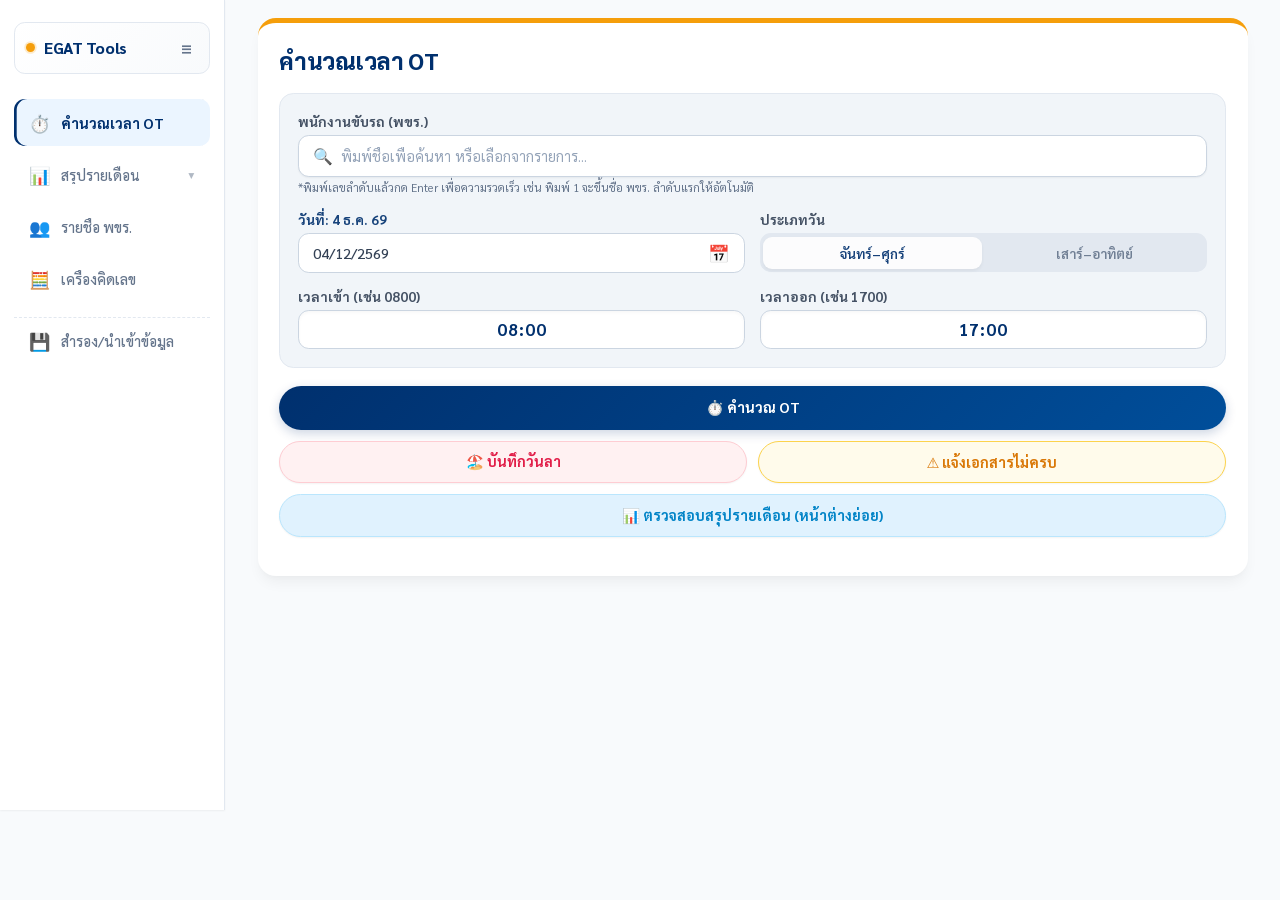
<file: backup/v7.4.3/index.html>
<!DOCTYPE html>
<html lang="th">
<head>
<meta charset="UTF-8" />
<meta name="viewport" content="width=device-width, initial-scale=1, maximum-scale=1, user-scalable=0" />
<meta http-equiv="Cache-Control" content="no-cache, no-store, must-revalidate" />
<meta http-equiv="Pragma" content="no-cache" />
<meta http-equiv="Expires" content="0" />
<title>EGAT OT (v7.4.3 Data Sync & Bug Fixes)</title>
<link href="https://fonts.googleapis.com/css2?family=Sarabun:wght@300;400;500;600;700&display=swap" rel="stylesheet">

<style>
:root {
  /* Color Palette */
  --brand: #00306e;       /* EGAT Blue */
  --brand-dark: #002352;
  --brand-light: #ebf5ff;
  --accent: #f59e0b;      /* Amber */
  --accent-light: #fffbeb;
  --success: #10b981;
  --danger: #ef4444;
  --danger-soft: #fef2f2;

  /* UI Colors */
  --bg-body: #f8fafc;     /* Very Light Grey */
  --bg-card: #ffffff;
  --bg-input-zone: #f1f5f9; /* Soft Grey for Grouping */
  --text-main: #334155;   /* Softer Black */
  --text-muted: #64748b;
  --border: #e2e8f0;

  --radius: 20px;
  --shadow-sm: 0 1px 2px 0 rgba(0, 0, 0, 0.05);
  --shadow: 0 4px 6px -1px rgba(0, 0, 0, 0.05), 0 2px 4px -1px rgba(0, 0, 0, 0.03);
  --shadow-lg: 0 10px 15px -3px rgba(0, 0, 0, 0.05), 0 4px 6px -2px rgba(0, 0, 0, 0.02);
}

* { box-sizing: border-box }
body { 
    margin: 0; 
    background: var(--bg-body); 
    font-family: 'Sarabun', system-ui, -apple-system, Segoe UI; 
    color: var(--text-main); 
    -webkit-font-smoothing: antialiased; 
    zoom: 90%; /* เพิ่มคำสั่งนี้เพื่อบังคับซูม 90% */
}
.app { min-height: 100vh; display: flex; }

/* Sidebar */
.sidebar { width: 250px; background: #fff; border-right: 1px solid var(--border); padding: 24px 16px; display: flex; flex-direction: column; gap: 12px; transition: width .2s cubic-bezier(0.4, 0, 0.2, 1); z-index: 10; box-shadow: var(--shadow-sm); }
.sidebar.collapsed { width: 76px; }

.brand { display: flex; align-items: center; gap: 12px; font-weight: 800; color: var(--brand); padding: 12px; border-radius: 12px; background: linear-gradient(135deg, #fff, #f8fafc); border: 1px solid var(--border); justify-content: space-between; margin-bottom: 12px; }
.brand .left { display: flex; align-items: center; gap: 10px }
.brand .dot { width: 10px; height: 10px; background: var(--accent); border-radius: 50%; box-shadow: 0 0 0 2px rgba(245, 158, 11, 0.2); }
.brand .txt { font-size: 1.1rem; letter-spacing: -0.5px; }

.collapse-btn { all: unset; cursor: pointer; padding: 6px; border-radius: 8px; color: var(--text-muted); display: grid; place-items: center; transition: all 0.2s; }
.collapse-btn:hover { background: var(--bg-body); color: var(--brand); }

.menu { display: flex; flex-direction: column; gap: 6px; margin-top: 4px; }

.menu-item { display: flex; gap: 12px; align-items: center; text-decoration: none; color: var(--text-muted); padding: 14px 16px; border-radius: 12px; cursor: pointer; transition: all 0.2s; font-weight: 500; position: relative; }
.menu-item:hover { background: var(--bg-body); color: var(--brand); transform: translateX(2px); }
.menu-item.active { background: var(--brand-light); color: var(--brand); font-weight: 700; box-shadow: inset 3px 0 0 var(--brand); }

/* Submenu Styles */
.submenu { display: none; flex-direction: column; gap: 4px; padding-left: 20px; margin-top: -4px; margin-bottom: 8px; }
.submenu.open { display: flex; animation: slideDown 0.2s ease-out; }
@keyframes slideDown { from { opacity: 0; transform: translateY(-5px); } to { opacity: 1; transform: translateY(0); } }

.submenu-item { display: flex; gap: 10px; align-items: center; padding: 10px 16px; border-radius: 12px; color: var(--text-muted); cursor: pointer; font-size: 0.9rem; transition: all 0.2s; }
.submenu-item:hover { background: var(--bg-body); color: var(--brand); }
.submenu-item.active { background: #f1f5f9; color: var(--brand); font-weight: 700; box-shadow: inset 2px 0 0 var(--accent); }

.icon { width: 24px; height: 24px; display: inline-grid; place-items: center; font-size: 1.2rem; flex-shrink: 0; }
.label { white-space: nowrap; flex: 1; overflow: hidden; text-overflow: ellipsis; }
.arrow-icon { font-size: 0.7em; opacity: 0.5; transition: transform 0.2s; }
.menu-item.expanded .arrow-icon { transform: rotate(180deg); }

.badge { background: var(--danger); color: white; font-size: 0.75rem; padding: 2px 8px; border-radius: 99px; font-weight: 700; display: none; box-shadow: 0 2px 4px rgba(239, 68, 68, 0.3); }
.sidebar.collapsed .label, .sidebar.collapsed .badge, .sidebar.collapsed .arrow-icon { display: none }
.sidebar.collapsed .brand .left span.txt { display: none }
.sidebar.collapsed .submenu { display: none !important; }

/* Content Area */
.content { flex: 1; height: 100vh; overflow-y: auto; display: flex; flex-direction: column; background-color: var(--bg-body); scrollbar-width: thin; scrollbar-color: #cbd5e1 transparent; }

/* View Container */
.view { display: none; animation: fadeIn 0.3s; }
.view.active { display: flex; justify-content: center; align-items: flex-start; flex-grow: 1; padding: 20px; min-height: 100%; box-sizing: border-box; }

/* Compact Card Style */
.card { width: 100%; max-width: 1100px; margin: 0 auto; background: var(--bg-card); border-radius: var(--radius); border-top: 6px solid var(--accent); box-shadow: var(--shadow-lg); padding: 24px; transition: all 0.3s ease; position: relative; }

h2 { margin: 0 0 20px 0; color: var(--brand); font-size: 1.6rem; font-weight: 800; letter-spacing: -0.5px; }

/* Input Zone */
.input-zone { background-color: var(--bg-input-zone); border-radius: 16px; padding: 20px; border: 1px solid var(--border); margin-bottom: 20px; }

/* Form Grid */
.grid { display: grid; grid-template-columns: 1fr 1fr; gap: 16px; }
@media (max-width: 640px) { .grid { grid-template-columns: 1fr; gap: 12px; } }

label { font-weight: 700; color: var(--text-main); font-size: 0.95rem; margin-bottom: 6px; display: block; opacity: 0.9; }
input, select, button, textarea { font-family: inherit; font-size: 16px !important; }

/* Inputs */
input[type="date"], input[type="text"], input[type="tel"], input[type="number"], select, input[type="month"] { width: 100%; padding: 12px 16px; border: 1px solid #cbd5e1; border-radius: 12px; background: #fff; color: var(--text-main); transition: all 0.2s; font-weight: 500; font-size: 16px; }
input:hover, select:hover { border-color: #94a3b8; background-color: #fcfcfc; }
input:focus, select:focus { outline: none; border-color: var(--brand); background-color: #fff; box-shadow: 0 0 0 4px var(--brand-light); }

/* Custom Select Arrow */
select { appearance: none; background-image: url("data:image/svg+xml;charset=UTF-8,%3csvg xmlns='http://www.w3.org/2000/svg' viewBox='0 0 24 24' fill='none' stroke='%2364748b' stroke-width='2' stroke-linecap='round' stroke-linejoin='round'%3e%3cpolyline points='6 9 12 15 18 9'%3e%3c/polyline%3e%3c/svg%3e"); background-repeat: no-repeat; background-position: right 1rem center; background-size: 1em; padding-right: 2.5rem; }

/* SEARCH INPUT WRAPPER */
.search-wrapper { display: flex; align-items: center; background: #fff; border: 1px solid #cbd5e1; padding: 4px 16px; border-radius: 12px; box-shadow: var(--shadow-sm); transition: all 0.2s; width: 100%; }
.search-wrapper:hover { box-shadow: var(--shadow); border-color: var(--brand-light); }
.search-wrapper:focus-within { border-color: var(--brand); box-shadow: 0 0 0 3px rgba(0, 35, 82, 0.1); }
.search-wrapper .search-icon { font-size: 1.1rem; color: #94a3b8; margin-right: 8px; }
.search-wrapper input { border: none !important; background: transparent !important; padding: 8px 0 !important; font-weight: 700 !important; color: var(--brand) !important; outline: none !important; font-size: 1rem !important; flex: 1; width: 100%; box-shadow: none !important; }
.search-wrapper input::placeholder { color: #94a3b8; font-weight: 400; }

/* Custom Date Input Wrapper */
.custom-date-input { position: relative; width: 100%; background: #fff; border: 1px solid #cbd5e1; border-radius: 12px; display: flex; align-items: center; padding: 0; overflow: hidden; height: 44px; transition: all 0.2s; }
.custom-date-input:focus-within { border-color: var(--brand); box-shadow: 0 0 0 3px rgba(0, 35, 82, 0.1); }
.real-date-input { position: absolute; left: 0; top: 0; width: 100%; height: 100%; opacity: 0; cursor: pointer; z-index: 10; padding: 0; }
.fake-date-display { flex: 1; padding: 0 16px; font-size: 16px; font-weight: 500; color: var(--text-main); white-space: nowrap; overflow: hidden; text-overflow: ellipsis; pointer-events: none; }
.icon-cal { padding-right: 16px; color: var(--text-muted); font-size: 1.2rem; pointer-events: none; }

/* Time Inputs */
input.time-manual { border: 1px solid #cbd5e1; background-color: #fff; color: var(--brand); font-weight: 700; font-size: 1.2rem !important; letter-spacing: 1px; text-align: center; padding: 8px; box-shadow: inset 0 2px 4px rgba(0, 0, 0, 0.03); }
input.time-manual:focus { border-color: var(--brand); box-shadow: 0 0 0 3px rgba(0, 48, 110, 0.1); }

/* Radio Line */
.radio-line { display: flex; width: 100%; margin-top: 0; background: #e2e8f0; border-radius: 12px; padding: 4px; gap: 4px; }
.radio-line label { flex: 1; margin: 0; padding: 8px; cursor: pointer; display: flex; align-items: center; justify-content: center; gap: 8px; border-radius: 10px; transition: all 0.2s; font-weight: 600; color: var(--text-muted); font-size: 0.95rem; }
.radio-line label:hover { background: rgba(255, 255, 255, 0.8); color: var(--brand); }
.radio-line label.active { background: #fff; color: var(--brand); box-shadow: 0 2px 4px rgba(0, 0, 0, 0.05); }
.radio-line input { display: none; }

/* Global Primary Button */
.primary { background: linear-gradient(135deg, var(--brand), #004e9a); color: #fff; border: none; padding: 12px 24px; border-radius: 50px !important; cursor: pointer; font-weight: 700; font-size: 1.05rem; font-family: inherit; box-shadow: 0 4px 12px rgba(0, 47, 108, 0.2); transition: all 0.2s cubic-bezier(0.4, 0, 0.2, 1); display: inline-flex; justify-content: center; align-items: center; gap: 8px; }
.primary:hover { transform: translateY(-2px); box-shadow: 0 8px 16px rgba(0, 47, 108, 0.25); }
.primary:active { transform: scale(0.98); }

/* Actions Grid */
.actions-grid { display: grid; grid-template-columns: 1fr 1fr; gap: 12px; margin-top: 20px; }
.actions-grid .primary { grid-column: 1 / -1; width: 100%; padding: 14px; font-size: 1.1rem; }

.btn-leave { background: #fff1f2; color: #e11d48; border: 1px solid #fecdd3; padding: 12px; border-radius: 14px; font-weight: 700; cursor: pointer; transition: all 0.2s; font-family: inherit; font-size: 1rem; display:flex; justify-content:center; align-items:center; gap:6px; box-shadow: var(--shadow-sm); }
.btn-leave:hover { background: #ffe4e6; transform: translateY(-2px); box-shadow: 0 4px 6px -1px rgba(225, 29, 72, 0.15); }
.btn-leave:active { transform: scale(0.98); }

.btn-incomplete { background: #fffbeb; color: #d97706; border: 1px solid #fcd34d; padding: 12px; border-radius: 14px; font-weight: 700; cursor: pointer; transition: all 0.2s; font-family: inherit; font-size: 1rem; display:flex; justify-content:center; align-items:center; gap:6px; box-shadow: var(--shadow-sm); }
.btn-incomplete:hover { background: #fef3c7; transform: translateY(-2px); box-shadow: 0 4px 6px -1px rgba(217, 119, 6, 0.15); }
.btn-incomplete:active { transform: scale(0.98); }

.btn-secondary { background: #f1f5f9; color: var(--text-muted); border: none; padding: 12px; border-radius: 12px; cursor: pointer; font-weight: 700; width: auto; font-size: 1rem; display: flex; align-items: center; justify-content: center; box-shadow: var(--shadow-sm); transition: all 0.1s; }
.btn-secondary:hover { background: #e2e8f0; color: var(--text-main); }

/* Result Area */
#result { margin-top: 20px; animation: slideUp 0.3s ease-out; }
@keyframes slideUp { from { opacity: 0; transform: translateY(10px); } to { opacity: 1; transform: translateY(0); } }

.result-wrap { border: 1px solid var(--border); border-radius: 16px; overflow: hidden; box-shadow: var(--shadow); background: #fff; }
.result-head { display: flex; justify-content: space-between; align-items: center; padding: 14px 18px; background: #fff; border-bottom: 1px solid var(--border); }
.result-head .tt { font-weight: 800; color: var(--brand); font-size: 1.1rem; display: flex; align-items: center; gap: 8px; }
.result-head .tt::before { content: ''; width: 4px; height: 18px; background: var(--accent); border-radius: 4px; display: block; }
.meta-pill { display: flex; align-items: center; gap: 8px; }
.m-date, .m-time { color: var(--text-muted); background: #f8fafc; padding: 4px 10px; border-radius: 8px; font-weight: 600; font-size: 0.85rem; border: 1px solid var(--border); }
.result-section { padding: 18px; border-bottom: 1px solid var(--border); }
.result-section:last-child { border-bottom: none; background: #f9fafb; }
.result-title { font-weight: 700; color: var(--text-main); display: flex; align-items: center; gap: 8px; margin-bottom: 10px; font-size: 0.95rem; }

.row { display: grid; grid-template-columns: 130px 70px 1fr; gap: 10px; align-items: center; padding: 10px; border-radius: 12px; border: 1px solid var(--border); background: #fff; margin-bottom: 6px; transition: transform 0.1s; font-size: 0.95rem; }
.row:hover { border-color: var(--brand-light); transform: translateX(4px); }
@media (max-width:560px) { .row { grid-template-columns: 1fr 60px 1fr; } }

.time { font-variant-numeric: tabular-nums; font-weight: 500; color: var(--text-main); }
.rate { justify-self: center; font-weight: 800; padding: 3px 8px; border-radius: 8px; font-size: .8rem; letter-spacing: 0.5px; }
.rate.x1 { background: #ecfeff; color: #0e7490; }
.rate.x15 { background: var(--brand-light); color: var(--brand); }
.rate.x3 { background: #fff1f2; color: #be123c; }
.dur { text-align: right; font-variant-numeric: tabular-nums; font-weight: 600; }

.breaks { display: flex; flex-wrap: wrap; gap: 8px; margin-top: 10px; }
.break-chip { background: #f1f5f9; color: var(--text-muted); border: 1px solid var(--border); border-radius: 20px; padding: 3px 10px; font-size: .8rem; }

.total-box { display: grid; gap: 6px; }
.total-line { display: flex; justify-content: space-between; font-weight: 600; color: var(--text-muted); font-size: 0.95rem; }
.total-line .v { font-weight: 800; color: var(--text-main); }
.total-line.em { border-top: 1px dashed var(--border); padding-top: 10px; margin-top: 6px; color: var(--brand); font-size: 1.05rem; }

/* Save Buttons */
.btn-group { display: flex; gap: 10px; width: 100%; margin-top: 18px; }
.btn-save { background: linear-gradient(135deg, #10b981, #059669); color: white; border: none; padding: 12px; border-radius: 12px; cursor: pointer; font-weight: 700; flex: 2; display: flex; align-items: center; justify-content: center; gap: 8px; transition: all 0.2s; box-shadow: 0 4px 6px -1px rgba(16, 185, 129, 0.3); font-size: 1rem; }
.btn-save:hover { transform: translateY(-2px); box-shadow: 0 8px 10px -2px rgba(16, 185, 129, 0.4); }
.btn-save:disabled { background: #cbd5e1; cursor: not-allowed; transform: none; box-shadow: none; }

.btn-next { background: #f1f5f9; color: var(--text-main); border: 1px solid var(--border); padding: 12px; border-radius: 12px; cursor: pointer; font-weight: 700; transition: all 0.2s; font-size: 1rem; }
.btn-next:hover { background: #e2e8f0; }

/* Utility Display */
.thai-date-display { grid-column: 1 / -1; font-size: 0.95rem; color: var(--brand); font-weight: 700; margin: 8px 0; background: var(--brand-light); display: block; padding: 10px; border-radius: 12px; width: 100%; text-align: center; border: 1px dashed #bfdbfe; }

/* History Section */
.month-selector-group { display: flex; align-items: center; gap: 10px; margin-bottom: 0; }
.history-date-text { font-size: 1.6rem; font-weight: 800; color: var(--brand); border-bottom: 2px dashed rgba(0, 47, 108, 0.2); cursor: pointer; position: relative; transition: all 0.2s; display: flex; align-items: center; gap: 8px; }
.history-date-text:hover { color: var(--accent); border-bottom-color: var(--accent); }
.history-date-text::after { content: '▼'; font-size: 0.4em; opacity: 0.5; }
.history-date-input-hidden { position: absolute; top: 0; left: 0; width: 100%; height: 100%; opacity: 0; cursor: pointer; z-index: 10; display: none; }

/* Driver Filter Styles */
.driver-filter-wrapper { display: flex; align-items: center; justify-content: space-between; gap: 10px; background: #fff; border: 1px solid #cbd5e1; padding: 8px 16px; border-radius: 12px; box-shadow: var(--shadow-sm); transition: all 0.2s; width: 100%; }
.driver-filter-wrapper:hover { box-shadow: var(--shadow); border-color: var(--brand-light); }
.filter-label { margin: 0; font-weight: 700; color: var(--text-muted); font-size: 0.9rem; white-space: nowrap; display: flex; align-items: center; gap: 6px; }

/* HEADER & FILTER STYLES */
.history-header-container { display: flex; flex-direction: column; justify-content: flex-start; align-items: stretch; background: linear-gradient(to right, #e2e8f0, #f8fafc); padding: 16px 20px; border-radius: 16px; margin-bottom: 20px; border: 1px solid #cbd5e1; gap: 12px; box-shadow: inset 0 1px 2px rgba(255, 255, 255, 0.8), 0 2px 4px rgba(0, 0, 0, 0.05); }
.left-group { display: flex; align-items: baseline; gap: 12px; flex-wrap: wrap; border-bottom: 1px dashed #cbd5e1; padding-bottom: 10px; margin-bottom: 4px; width: 100%; }
.right-group { margin-left: 0; width: 100%; display: flex; justify-content: flex-start; }
.history-title { margin: 0; font-size: 1.6rem; font-weight: 800; color: var(--brand); letter-spacing: -0.5px; cursor: default; }
.month-picker-inline { position: relative; display: inline-flex; align-items: center; border-bottom: 2px dashed rgba(0, 47, 108, 0.2); cursor: pointer; padding-bottom: 2px; transition: all 0.2s; }
.month-picker-inline:hover { border-bottom-color: var(--accent); }
.month-text { font-size: 1.4rem; font-weight: 700; color: var(--text-muted); }
.month-text:hover { color: var(--brand); }

/* History Dropdown Menu */
.summary-dropdown-menu { display: none; position: absolute; top: 40px; left: 0; background: white; border: 1px solid #e2e8f0; border-radius: 12px; box-shadow: 0 10px 15px -3px rgba(0, 0, 0, 0.1); z-index: 100; min-width: 220px; overflow: hidden; animation: fadeIn 0.2s; }
.summary-dropdown-menu.show { display: block; }
.menu-opt { padding: 12px 16px; cursor: pointer; font-weight: 600; color: var(--text-main); transition: background 0.1s; border-bottom: 1px solid #f1f5f9; }
.menu-opt:last-child { border-bottom: none; }
.menu-opt:hover { background: #f8fafc; color: var(--brand); }
.menu-opt.active { background: var(--brand-light); color: var(--brand); }

/* Toolbar Styles */
.history-toolbar-container { margin-top: 15px; margin-bottom: 20px; padding: 6px; background: #f1f5f9; border: 1px solid #e2e8f0; border-radius: 18px; display: flex; flex-wrap: nowrap; overflow-x: auto; gap: 6px; align-items: stretch; justify-content: space-between; box-shadow: inset 0 2px 4px rgba(0, 0, 0, 0.03); -ms-overflow-style: none; scrollbar-width: none; }
.history-toolbar-container::-webkit-scrollbar { display: none; }
.tool-btn { flex: 1; display: flex; align-items: center; justify-content: center; gap: 6px; padding: 10px 4px; border-radius: 12px; border: 1px solid transparent; font-size: 0.85rem; font-weight: 700; cursor: pointer; transition: all 0.2s cubic-bezier(0.4, 0, 0.2, 1); background: #fff; box-shadow: 0 1px 2px rgba(0, 0, 0, 0.05); color: var(--text-muted); white-space: nowrap; min-width: fit-content; }
.tool-btn:hover { transform: translateY(-1px); box-shadow: 0 4px 6px -1px rgba(0, 0, 0, 0.1); }
.tool-btn:active { transform: scale(0.98); }
.tool-btn.t-create { color: #0284c7; background: linear-gradient(to bottom, #fff, #f0f9ff); border-color: #bae6fd; }
.tool-btn.t-create:hover { background: #e0f2fe; }
.tool-btn.t-warn { color: #d97706; background: linear-gradient(to bottom, #fff, #fffbeb); border-color: #fcd34d; }
.tool-btn.t-warn:hover { background: #fef3c7; }
.tool-btn.t-danger { color: #e11d48; background: linear-gradient(to bottom, #fff, #fff1f2); border-color: #fecdd3; }
.tool-btn.t-danger:hover { background: #ffe4e6; }
.tool-btn.t-view { color: #475569; background: linear-gradient(to bottom, #fff, #f8fafc); border-color: #cbd5e1; }
.tool-btn.t-view:hover { background: #f1f5f9; }

/* Summary Cards */
.summary-grid { display: grid; grid-template-columns: repeat(3, 1fr); gap: 12px; margin-bottom: 24px; }
.sum-card { padding: 16px; border-radius: 16px; color: white; text-align: center; box-shadow: var(--shadow-lg); position: relative; overflow: hidden; display: flex; flex-direction: column; justify-content: center; min-height: 100px; transition: transform 0.2s; }
.sum-card:hover { transform: translateY(-3px); }
.sum-card.c-15 { background: linear-gradient(135deg, #2563eb, #1e40af); }
.sum-card.c-1 { background: linear-gradient(135deg, #06b6d4, #0e7490); }
.sum-card.c-3 { background: linear-gradient(135deg, #e11d48, #be123c); }
.sum-card::after { content: ''; position: absolute; top: -15px; right: -15px; width: 60px; height: 60px; border-radius: 50%; background: rgba(255, 255, 255, 0.15); pointer-events: none; }
.sum-card .lbl { font-size: 0.85rem; font-weight: 600; opacity: 0.9; margin-bottom: 2px; text-transform: uppercase; letter-spacing: 1px; }
.sum-card .val { font-size: 2rem; font-weight: 800; line-height: 1; margin: 2px 0; text-shadow: 0 2px 4px rgba(0, 0, 0, 0.1); }
.sum-card .unit { font-size: 0.75rem; opacity: 0.8; font-weight: 500; }

/* Total Summary Bar */
.total-summary-section { background: #fff; border: 1px solid var(--border); border-radius: 16px; margin-top: 20px; display: flex; overflow: hidden; box-shadow: var(--shadow); padding: 0; }
.summary-half { flex: 1; padding: 16px 24px; display: flex; flex-direction: column; align-items: center; justify-content: center; position: relative; }
.summary-half:not(:last-child) { border-right: 1px dashed var(--border); }
.summary-half.leave { background: linear-gradient(to bottom right, #fff7ed, #fff); }
.summary-half.ot { background: linear-gradient(to bottom right, #f0f9ff, #fff); }
.summary-half.request { background: linear-gradient(to bottom right, #ecfeff, #fff); }
.summary-half.request .val { color: #0284c7; } 
.summary-half .lbl { font-size: 0.95rem; font-weight: 600; color: var(--text-muted); margin-bottom: 4px; }
.summary-half .val-group { display: flex; align-items: baseline; gap: 6px; }
.summary-half .val { font-size: 2rem; font-weight: 800; line-height: 1; }
.summary-half .unit { font-size: 0.85rem; font-weight: 600; opacity: 0.7; }
.summary-half.leave .val { color: var(--accent); }
.summary-half.ot .val { color: var(--brand); }

/* Table Styles */
.table-container { border-radius: 16px; box-shadow: var(--shadow); background: #fff; border: 1px solid var(--border); margin-top: 20px; overflow-x: auto; position: relative; }
.history-table { width: 100%; border-collapse: separate; border-spacing: 0; min-width: 100%; font-size: 0.8rem; }
.history-table thead th { background: #f8fafc; color: var(--text-muted); text-transform: uppercase; letter-spacing: 0.5px; font-size: 0.75rem; font-weight: 800; padding: 10px 2px; border-bottom: 2px solid var(--border); white-space: nowrap; vertical-align: middle; }
.th-ot { white-space: nowrap !important; min-width: 35px !important; width: auto !important; text-align: center; }
.history-table td { padding: 6px 2px; border-bottom: 1px solid #f1f5f9; color: var(--text-main); vertical-align: middle; white-space: nowrap; }
.history-table tr:last-child td { border-bottom: none; }
.history-table tbody tr:hover { background: #fdfeff; }
.col-center { text-align: center; }
.history-table th:last-child, .history-table td:last-child { position: sticky; right: 0; z-index: 10; box-shadow: -2px 0 5px rgba(0,0,0,0.05); }
.history-table th:last-child { background-color: #f8fafc; }
.history-table td:last-child { background-color: #fff; }
.history-table tbody tr:hover td:last-child { background-color: #fdfeff; }
.history-table tbody tr.verified-row { background-color: #ecfdf5 !important; transition: all 0.3s; }
.history-table tbody tr.verified-row:hover { background-color: #d1fae5 !important; }
.history-table tbody tr.verified-row td { border-bottom-color: #a7f3d0 !important; }
.history-table tbody tr.verified-row td:last-child { background-color: #ecfdf5 !important; }
.history-table tbody tr.verified-row:hover td:last-child { background-color: #d1fae5 !important; }

.btn-verify { background: #f1f5f9; color: #94a3b8; border: 1px solid #cbd5e1; padding: 6px 12px; border-radius: 10px; font-size: 0.8rem; font-weight: 700; cursor: pointer; transition: all 0.2s; display: inline-flex; align-items: center; justify-content: center; gap: 4px; width: 100%; white-space: nowrap; box-shadow: var(--shadow-sm); }
.btn-verify:hover { background: #e2e8f0; color: #64748b; }
.btn-verify.active { background: linear-gradient(135deg, #10b981, #059669); color: white; border-color: #047857; box-shadow: 0 4px 6px rgba(16, 185, 129, 0.3); }
.tool-btn.t-verify { color: #94a3b8; background: #f8fafc; border-color: #cbd5e1; }
.tool-btn.t-verify.active { color: #fff; background: linear-gradient(to bottom, #10b981, #059669); border-color: #047857; box-shadow: 0 4px 10px rgba(16, 185, 129, 0.3); }

.pill { display: inline-block; padding: 2px 6px; border-radius: 6px; font-size: 0.7rem; font-weight: 700; white-space: nowrap; cursor: pointer; transition: all 0.2s; user-select: none; border: 1px solid transparent; margin-top: 2px; }
.pill:hover { transform: scale(1.05); }
.pill-weekday { background: #f0f9ff; color: #0369a1; border-color: #bae6fd; }
.pill-weekend { background: #fff1f2; color: #be123c; border-color: #fecdd3; }

.time-range { font-variant-numeric: tabular-nums; font-weight: 600; color: var(--text-main); background: #f8fafc; padding: 4px 8px; border-radius: 8px; display: inline-flex; align-items: center; gap: 4px; font-size: 0.85rem; border: 1px solid var(--border); transition: all 0.2s; }
.time-range:hover { background: #fff; border-color: var(--brand); color: var(--brand); box-shadow: var(--shadow-sm); }
.time-range.pending { background: #fff; border: 1px dashed #cbd5e1; color: #94a3b8; }
.time-range.pending:hover { background: #f0f9ff; border-color: #3b82f6; color: #3b82f6; }

.edit-row-wrap { display: flex; align-items: center; justify-content: center; gap: 8px; }
.mini-input { padding: 8px 12px; border: 1px solid var(--border); border-radius: 10px; text-align: center; font-family: inherit; font-weight: 700; color: var(--brand); font-size: 1rem; background: #fff; outline: none; box-shadow: var(--shadow-sm); width: 85px; transition: all 0.2s; }
.mini-input:focus { border-color: var(--brand); box-shadow: 0 0 0 3px var(--brand-light); transform: scale(1.05); }
.mini-btn { width: 32px; height: 32px; border: none; border-radius: 50%; display: grid; place-items: center; cursor: pointer; transition: all 0.2s; box-shadow: var(--shadow-sm); color: white; font-size: 0.9rem; }
.mini-btn:hover { transform: translateY(-2px); box-shadow: var(--shadow); }
.mini-btn.ok { background: var(--success); }
.mini-btn.cancel { background: var(--danger); }

.ot-val { cursor: pointer; font-weight: 800; padding: 2px 8px; border-radius: 6px; transition: all 0.2s; font-size: 0.85rem; display: inline-block; min-width: 36px; text-align: center; }
.ot-val:hover { background: #fff; box-shadow: 0 2px 4px rgba(0, 0, 0, 0.1); transform: scale(1.1); }
.val-15 { color: #1e3a8a; background: #eff6ff; border: 1px solid #bfdbfe; }
.val-1 { color: #0e7490; background: #ecfeff; border: 1px solid #a5f3fc; }
.val-3 { color: #be123c; background: #fff1f2; border: 1px solid #fecdd3; }

.inc-box { display: flex; align-items: baseline; gap: 6px; background: #faf5ff; border: 1px dashed #d8b4fe; border-radius: 8px; padding: 4px 6px; margin-top: 6px; color: #7e22ce; font-size: 0.75rem; font-weight: 500; line-height: 1.3; text-align: left; white-space: normal !important; max-width: 140px; width: fit-content; }
.inc-box i { font-style: normal; font-size: 0.9rem; opacity: 0.7; flex-shrink: 0; }

.action-btn { border: none; width: 34px; height: 34px; border-radius: 10px; cursor: pointer; font-size: 1rem; transition: all 0.2s; display: inline-flex; align-items: center; justify-content: center; margin: 0 2px; }
.view-btn { color: #0284c7; background: #e0f2fe; }
.view-btn:hover { background: #0284c7; color: white; }
.reset-btn { color: #d97706; background: #fffbeb; }
.reset-btn:hover { background: #d97706; color: white; }
.del-btn { color: #dc2626; background: #fee2e2; }
.del-btn:hover { background: #dc2626; color: white; }

.driver-list-container { display: flex; flex-direction: column; gap: 8px; }
.driver-item-row { display: grid; grid-template-columns: 24px 40px 1fr auto; align-items: center; background: #fff; border: 1px solid var(--border); border-radius: 12px; padding: 12px 16px 12px 8px; transition: transform 0.2s, box-shadow 0.2s, border-color 0.2s; cursor: grab; }
.driver-item-row:active { cursor: grabbing; }
.driver-item-row.dragging { opacity: 0.4; background: #f8fafc; border: 2px dashed #94a3b8; transform: scale(0.98); z-index: 10; }
.driver-item-row.drag-over { border-color: var(--brand); border-style: dashed; background: var(--brand-light); }
.driver-item-row:hover { border-color: var(--brand-light); transform: translateX(4px); box-shadow: var(--shadow-sm); }
.drag-handle { color: #cbd5e1; font-size: 1.2rem; display: grid; place-items: center; }
.drag-handle:hover { color: var(--brand); }
.d-index { font-weight: 800; color: #cbd5e1; font-size: 1.2rem; text-align: center; }
.d-info { display: flex; flex-direction: column; gap: 4px; }
.d-main { font-weight: 700; color: var(--text-main); font-size: 1rem; }
.d-sub { font-size: 0.85rem; color: var(--text-muted); display: flex; gap: 10px; }
.d-actions { display: flex; gap: 8px; }

.calc { width: min(520px, 100%); margin: 14px auto 0; background: #fff; border: 1px solid var(--border); border-radius: 24px; padding: 24px; box-shadow: var(--shadow); }
.calc-display { width: 100%; height: 90px; border: none; border-radius: 16px; padding: 20px; font-size: 3.5rem; text-align: right; background: #f8fafc; color: var(--brand); font-weight: 700; margin-bottom: 24px; box-shadow: inset 0 2px 4px rgba(0, 0, 0, 0.03); }
.keys { display: grid; grid-template-columns: repeat(4, 1fr); gap: 12px; }
.keys button { padding: 20px 0; border: 1px solid var(--border); background: #fff; border-radius: 16px; cursor: pointer; font-weight: 700; font-size: 1.3rem; color: var(--text-main); transition: all 0.1s; box-shadow: 0 4px 0 var(--border); margin-bottom: 4px; aspect-ratio: 1; display: flex; align-items: center; justify-content: center; }
.keys button:active { transform: translateY(4px); box-shadow: none; margin-bottom: 0; margin-top: 4px; }
.keys button.op { background: #f0f9ff; color: var(--brand); border-color: #bae6fd; box-shadow: 0 4px 0 #bae6fd; }
.keys button.eq { background: var(--brand); color: #fff; border-color: var(--brand-dark); box-shadow: 0 4px 0 var(--brand-dark); }
.keys button[data-k="0"] { grid-column: span 2; aspect-ratio: auto; }

/* Modal Styles */
.modal { display: none; position: fixed; z-index: 1000; left: 0; top: 0; width: 100%; height: 100%; background-color: rgba(0, 0, 0, 0.5); align-items: center; justify-content: center; backdrop-filter: blur(2px); }
.modal.show { display: flex; animation: fadeIn 0.2s; }
.modal-content { background-color: #ffffff; padding: 30px 24px; border-radius: 24px; box-shadow: 0 20px 25px -5px rgba(0, 0, 0, 0.1), 0 10px 10px -5px rgba(0, 0, 0, 0.04); border: 1px solid #f1f5f9; width: 90%; max-width: 500px; max-height: 85vh; overflow-y: auto; position: relative; }

/* ยก Layer ของ Detail Modal ให้สูงกว่า Quick Summary Modal */
#detailModal { z-index: 1050 !important; }

.driver-form-grid { display: grid; grid-template-columns: repeat(2, 1fr); gap: 16px; margin-bottom: 20px; }
.day-grid { display: grid; grid-template-columns: repeat(7, 1fr); gap: 8px; margin-top: 8px; }
.day-item { display: flex; align-items: center; justify-content: center; aspect-ratio: 1; border: 1px solid var(--border); border-radius: 8px; cursor: pointer; font-weight: 700; transition: all 0.2s; background: #fff; color: var(--text-muted); user-select: none; }
.day-item:hover { border-color: var(--brand); color: var(--brand); transform: scale(1.05); }
.day-item.selected { background: var(--danger); color: white; border-color: var(--danger); box-shadow: 0 4px 10px rgba(239, 68, 68, 0.3); }

.quick-notes-wrapper { margin-bottom: 10px; background: #f8fafc; padding: 10px; border-radius: 12px; border: 1px solid #e2e8f0; margin-bottom: 20px; }
.quick-notes-title { font-size: 0.8rem; font-weight: 700; color: #94a3b8; margin-bottom: 8px; text-transform: uppercase; letter-spacing: 0.5px; }
.quick-notes { display: flex; flex-wrap: wrap; gap: 8px; }
.note-chip { background: #fff; color: #334155; border: 1px solid #cbd5e1; padding: 8px 12px; border-radius: 8px; font-size: 0.85rem; font-weight: 600; cursor: pointer; transition: all 0.2s; user-select: none; display: inline-flex; align-items: center; gap: 6px; box-shadow: 0 1px 2px rgba(0, 0, 0, 0.05); }
.note-chip:hover { border-color: var(--brand); color: var(--brand); background: #f0f9ff; transform: translateY(-1px); }
.note-chip:active { transform: scale(0.98); }

.summary-list-item { display: flex; justify-content: space-between; align-items: center; padding: 12px; border-bottom: 1px solid #f1f5f9; }
.summary-list-item:last-child { border-bottom: none; }
.summary-date { font-weight: 700; color: var(--text-main); }
.summary-driver { font-size: 0.85rem; color: var(--text-muted); }
.summary-reason { background: #f3e8ff; color: #7e22ce; padding: 4px 10px; border-radius: 8px; font-size: 0.85rem; font-weight: 600; }

.cmp-content { margin-top: 10px; text-align: center; }
.cmp-header { display: flex; justify-content: space-between; align-items: center; margin-bottom: 24px; padding: 0 10px; }
.cmp-nav-btn { background: #fff; border: 1px solid #e2e8f0; width: 36px; height: 36px; border-radius: 12px; color: var(--text-muted); cursor: pointer; font-size: 1.2rem; font-weight: 700; transition: all 0.2s; display: grid; place-items: center; box-shadow: 0 1px 2px rgba(0,0,0,0.05); }
.cmp-nav-btn:hover { background: var(--brand-light); color: var(--brand); border-color: var(--brand-light); }
#cmpYearDisplay { font-size: 1.5rem; font-weight: 800; color: var(--brand); letter-spacing: -0.5px; }
.cmp-grid { display: grid; grid-template-columns: repeat(3, 1fr); gap: 12px; }
.cmp-month-btn { padding: 12px; border: 1px solid transparent; border-radius: 14px; background: #f8fafc; font-size: 0.95rem; font-weight: 600; color: var(--text-main); cursor: pointer; transition: all 0.2s cubic-bezier(0.4, 0, 0.2, 1); box-shadow: none; }
.cmp-month-btn:hover { background: #fff; color: var(--brand); border-color: var(--brand-light); box-shadow: 0 4px 6px -1px rgba(0, 0, 0, 0.1); transform: translateY(-2px); }
.cmp-month-btn.active { background: linear-gradient(135deg, var(--brand), #004e9a); color: white; border-color: transparent; box-shadow: 0 4px 12px rgba(0, 48, 110, 0.3); transform: scale(1.05); font-weight: 700; }

/* Quick Summary Modal New Design */
#quickSummaryModal .modal-content { 
    max-width: 800px; 
    padding: 30px; 
    border-radius: 28px; 
    background: #ffffff; 
}

#quickSummaryTitle { 
    font-size: 1.6rem; 
    font-weight: 800; 
    color: var(--brand); 
    display: flex; 
    align-items: center; 
    gap: 12px; 
    margin-bottom: 5px;
}

#quickSummaryBadges { 
    display: grid; 
    grid-template-columns: repeat(auto-fit, minmax(130px, 1fr)); 
    gap: 12px; 
    margin: 20px 0 25px 0; 
}

.qs-stat-card {
    padding: 12px;
    border-radius: 16px;
    text-align: center;
    border: 1px solid rgba(0,0,0,0.05);
    transition: transform 0.2s;
}
.qs-stat-card:hover { transform: translateY(-2px); }
.qs-stat-card .qs-lbl { font-size: 0.75rem; font-weight: 700; opacity: 0.7; margin-bottom: 4px; text-transform: uppercase; }
.qs-stat-card .qs-val { font-size: 1.3rem; font-weight: 800; }

.qs-blue { background: linear-gradient(135deg, #f0f7ff, #e0efff); color: #0369a1; }
.qs-cyan { background: linear-gradient(135deg, #ecfeff, #cffafe); color: #0891b2; }
.qs-rose { background: linear-gradient(135deg, #fff1f2, #ffe4e6); color: #e11d48; }
.qs-amber { background: linear-gradient(135deg, #fffbeb, #fef3c7); color: #d97706; }
.qs-primary { background: linear-gradient(135deg, #eef2ff, #e0e7ff); color: var(--brand); border: 1.5px dashed #3b82f6; }

.qs-table-wrap {
    border-radius: 20px;
    overflow: hidden;
    border: 1px solid #f1f5f9;
    box-shadow: 0 4px 6px -1px rgba(0, 0, 0, 0.02);
}

.qs-table { width: 100%; border-collapse: collapse; font-size: 0.9rem; }
.qs-table thead th { 
    background: #f8fafc; 
    padding: 15px 10px; 
    color: #64748b; 
    font-weight: 700; 
    text-align: center;
    border-bottom: 1px solid #e2e8f0;
}

.qs-table tbody tr { border-bottom: 1px solid #f8fafc; transition: background 0.1s; }
.qs-table tbody tr:last-child { border-bottom: none; }
.qs-table tbody tr:nth-child(even) { background-color: #fafcfe; }
.qs-table tbody tr:hover { background-color: #f1f7ff; }

.qs-table td { padding: 12px 10px; text-align: center; vertical-align: middle; }
.qs-row-pending { opacity: 0.5; color: #94a3b8; }
.qs-row-leave { background-color: #fffafb !important; color: #e11d48; }

/* 1. ปุ่มปิดหน้าต่าง Modal */
.close-modal {
    position: absolute;
    top: 16px;
    right: 16px;
    width: auto !important;
    height: 38px !important;
    padding: 0 16px !important;
    background-color: #ffffff !important;
    border: 2px solid #fcd34d !important;
    border-radius: 50px !important;
    display: inline-flex !important;
    align-items: center;
    justify-content: center;
    gap: 8px;
    font-size: 0 !important;
    cursor: pointer;
    transition: all 0.3s cubic-bezier(0.4, 0, 0.2, 1) !important;
    z-index: 100;
    box-shadow: 0 2px 6px rgba(0, 0, 0, 0.05) !important;
}

.close-modal::before {
    content: '✖';
    font-size: 0.85rem;
    color: #475569;
    transition: color 0.2s;
}

.close-modal::after {
    content: 'ปิด';
    font-size: 1rem;
    font-weight: 700;
    color: var(--brand); 
    font-family: inherit;
}

.close-modal:hover {
    background-color: #fef3c7 !important;
    border-color: #f59e0b !important;
    transform: translateY(-2px) !important;
    box-shadow: 0 6px 14px rgba(245, 158, 11, 0.25) !important;
}
.close-modal:hover::before { color: #d97706; }
.close-modal:hover::after { color: var(--brand-dark); }
.close-modal:active { transform: translateY(0) scale(0.95) !important; }

/* 3. คลาสสำหรับปุ่ม Action (แก้ไข/ลบ) ทรงแคปซูล */
.action-btn-pill {
    border: none;
    padding: 6px 16px;
    border-radius: 50px;
    font-size: 0.9rem;
    font-weight: 700;
    font-family: inherit;
    cursor: pointer;
    transition: all 0.2s ease;
    display: inline-flex;
    align-items: center;
    gap: 6px;
    box-shadow: 0 2px 4px rgba(0,0,0,0.05);
}

.btn-edit-pill {
    background-color: var(--brand-light);
    color: var(--brand);
    border: 1px solid #bfdbfe;
}
.btn-edit-pill:hover {
    background-color: var(--brand);
    color: #ffffff;
    transform: translateY(-2px);
    box-shadow: 0 4px 10px rgba(0, 48, 110, 0.2);
}

.btn-del-pill {
    background-color: #fef2f2;
    color: #ef4444;
    border: 1px solid #fca5a5;
}
.btn-del-pill:hover {
    background-color: #ef4444;
    color: #ffffff;
    transform: translateY(-2px);
    box-shadow: 0 4px 10px rgba(239, 68, 68, 0.2);
}

/* คลาสสำหรับตัวเลขที่คลิกแก้ไขได้ในหน้าคำนวณสด */
.ot-editable {
    cursor: pointer;
    color: var(--brand) !important;
    border-bottom: 1.5px dashed #94a3b8;
    transition: all 0.2s;
    padding: 2px 6px;
    border-radius: 6px;
}
.ot-editable:hover {
    background: #e0f2fe;
    border-color: transparent;
    color: #0284c7 !important;
}

/* จัดกลุ่มรูปทรงปุ่ม */
.primary, .btn-leave, .btn-incomplete, .btn-secondary, 
.btn-save, .btn-next, .tool-btn, .btn-verify, .cmp-month-btn, .collapse-btn {
    border-radius: 50px !important;
}

.tool-btn { padding: 8px 16px !important; min-width: 90px; }
.btn-verify { padding: 6px 16px !important; }

.action-btn, .cmp-nav-btn, .mini-btn { 
    border-radius: 50% !important; 
    aspect-ratio: 1;
}

.pill, .pill-weekday, .pill-weekend, .time-range, 
.break-chip, .note-chip, .ot-val {
    border-radius: 8px !important;
    padding: 4px 10px !important;
}

.keys button {
    border-radius: 16px !important;
}
</style>
</head>

<body>
<div class="app">
  <aside class="sidebar" id="sidebar">
    <div class="brand">
      <div class="left"><span class="dot"></span><span class="txt">EGAT Tools</span></div>
      <button class="collapse-btn" id="btnToggle" title="พับ/กาง แถบข้าง">≡</button>
    </div>
    <nav class="menu" id="menu">
      <div class="menu-item active" onclick="switchView('ot')">
        <span class="icon">⏱️</span><span class="label">คำนวณเวลา OT</span>
      </div>
      <div class="menu-item-group" style="position:relative;">
          <div class="menu-item" onclick="toggleSidebarSubmenu('history-submenu')">
            <span class="icon">📊</span><span class="label">สรุปรายเดือน</span>
            <span class="arrow-icon" style="margin-left:auto; font-size:0.7em; transition:0.2s;">▼</span>
            <span class="badge" id="historyCount">0</span>
          </div>
          <div id="history-submenu" class="submenu">
             <div class="submenu-item" onclick="switchView('history'); setHistoryMode('daily')">1. สรุปรายเดือน (ปกติ)</div>
             <div class="submenu-item" onclick="switchView('history'); setHistoryMode('driver')">2. สรุป พขร. (ยอดรวม)</div>
          </div>
          <div id="summaryMenu" class="summary-dropdown-menu">
             <div class="menu-opt" data-mode="daily">สรุปรายเดือน (ปกติ)</div>
             <div class="menu-opt" data-mode="driver">สรุป พขร. (ยอดรวม)</div>
          </div>
      </div>
      <div class="menu-item" onclick="switchView('drivers')">
        <span class="icon">👥</span><span class="label">รายชื่อ พขร.</span>
      </div>
      <div class="menu-item" onclick="switchView('calc')">
        <span class="icon">🧮</span><span class="label">เครื่องคิดเลข</span>
      </div>
      <div class="menu-item" onclick="openBackupModal()" style="margin-top:10px; border-top:1px dashed #e2e8f0; border-radius:0; padding-top:14px;">
        <span class="icon" style="color:#10b981;">💾</span><span class="label">สำรอง/นำเข้าข้อมูล</span>
      </div>
    </nav>
  </aside>

  <main class="content">
    <section id="view-ot" class="view active">
      <div class="card">
        <h2>คำนวณเวลา OT</h2>
        <div class="input-zone">
            <div class="grid">
              <div style="grid-column: 1 / -1;">
                <label>พนักงานขับรถ (พขร.)</label>
                <div class="search-wrapper">
                    <span class="search-icon">🔍</span>
                    <input type="search" id="driverSelect" list="driverList" placeholder="พิมพ์ชื่อเพื่อค้นหา หรือเลือกจากรายการ..." autocomplete="off">
                </div>
                <div style="font-size: 0.8rem; color: var(--text-muted); margin-top: 4px;">*พิมพ์เลขลำดับแล้วกด Enter เพื่อความรวดเร็ว เช่น พิมพ์ 1 จะขึ้นชื่อ พขร. ลำดับแรกให้อัตโนมัติ</div>
                <datalist id="driverList"></datalist>
              </div>
              <div>
                <label id="dateLabel">เลือกวันที่</label>
                <div class="custom-date-input">
                    <input type="date" id="workDate" class="real-date-input" lang="th-TH" onclick="try{this.showPicker()}catch(e){}">
                    <div id="workDateShow" class="fake-date-display">เลือกวันที่...</div>
                    <span class="icon-cal">📅</span>
                </div>
              </div>
              <div>
                 <label>ประเภทวัน</label>
                 <div class="radio-line">
                  <label><input type="radio" name="type" value="weekday" checked> จันทร์–ศุกร์</label>
                  <label><input type="radio" name="type" value="weekend"> เสาร์–อาทิตย์</label>
                 </div>
              </div>
              <div>
                <label>เวลาเข้า (เช่น 0800)</label>
                <input type="tel" id="startTime" class="time-manual" placeholder="08:00" maxlength="5">
              </div>
              <div>
                <label>เวลาออก (เช่น 1700)</label>
                <input type="tel" id="endTime" class="time-manual" placeholder="17:00" maxlength="5">
              </div>
            </div>
        </div>

        <div class="actions-grid">
          <button class="primary" id="btnCalc">⏱️ คำนวณ OT</button>
          <button class="btn-leave" onclick="openLeaveModal()">🏖️ บันทึกวันลา</button>
          <button class="btn-incomplete" onclick="markAsIncomplete()">⚠️ แจ้งเอกสารไม่ครบ</button>
          <button class="btn-secondary" style="grid-column: 1 / -1; gap: 8px; font-size: 1.05rem; background: #e0f2fe; color: #0284c7; border: 1px solid #bae6fd;" onclick="openQuickSummaryModal()">
              📊 ตรวจสอบสรุปรายเดือน (หน้าต่างย่อย)
          </button>
        </div>

        <div id="result"></div>
        <div id="saveSection" class="btn-group" style="display:none;">
            <button class="btn-save" id="btnSaveLog">📥 บันทึกข้อมูล</button>
            <button class="btn-next" onclick="resetFormForNext()">🔄 เริ่มใหม่</button>
        </div>
      </div>
    </section>

    <section id="view-history" class="view">
      <div class="card">
        <div class="history-header-container">
            <div class="left-group">
                <h2 id="historyTitleBtn" class="history-title" style="cursor: pointer;">สรุปรายเดือน</h2>
                <div class="month-picker-inline" onclick="openCustomMonthPicker('historyMonthPicker', 'historyDateDisplay')">
                    <span id="historyDateDisplay" class="month-text">...</span>
                    <span style="font-size:0.8em; margin-left:4px; opacity:0.5;">▼</span>
                </div>
                <input type="text" id="historyMonthPicker" class="history-date-input-hidden" onchange="renderHistory()">
                
                <button id="btnExportCSV" onclick="exportSummaryToCSV()" class="action-btn-pill" style="margin-left: auto; align-self: center; background:linear-gradient(to bottom, #fff, #ecfeff); border: 1px solid #a5f3fc; color:#0891b2; display:none; box-shadow:0 2px 4px rgba(8, 145, 178, 0.1); padding: 8px 16px; font-size: 0.95rem; font-weight: 700; align-items: center; gap: 6px;" title="ส่งออกข้อมูลสรุปเป็นไฟล์ CSV">
                    📥 ส่งออก Excel (CSV)
                </button>
            </div>
            <div class="right-group">
                <div class="driver-filter-wrapper">
                    <label class="filter-label" style="margin-right:4px;">👀</label>
                    <div style="position:relative; flex:1;">
                        <input type="search" id="historyDriverFilter" list="historyDriverList" style="width:100%; border:none; background:transparent; padding:6px; font-weight:700; color:var(--brand); outline:none; font-size:0.95rem; min-width:140px;" placeholder="ทั้งหมด (พิมพ์ค้นหา)" autocomplete="off" onchange="handleFilterChange()">
                        <datalist id="historyDriverList"></datalist>
                    </div>
                </div>
            </div>
        </div>

        <div class="history-toolbar-container" id="historyToolbar">
             <button onclick="openIncompleteModal()" class="tool-btn" style="background:#f3e8ff; border-color:#d8b4fe; color:#7e22ce;" title="ระบุว่าส่งเอกสารมาไม่ครบ">⚠️ แจ้งขาด</button>
             <button onclick="openFollowUpSummary()" class="tool-btn" style="background:#fff7ed; border-color:#fed7aa; color:#ea580c;" title="สรุปรายการที่ต้องตาม">📋 สรุปตาม</button>
             <button id="btnToolbarVerify" onclick="toggleVerifyCurrentDriver()" class="tool-btn t-verify" title="ยืนยันตรวจสอบเอกสาร">⚪ รอตรวจสอบ</button>
             <button onclick="openAdvancedModal()" class="tool-btn" style="background:#f8fafc; border-color:#cbd5e1; color:#475569;" title="การจัดการขั้นสูง (รีเซ็ต/ลบ)">⚙️ จัดการ</button>
        </div>
             
        <div class="summary-grid">
            <div class="sum-card c-15">
                <div><div class="lbl">OT x1.5</div><div class="unit">(วันธรรมดา)</div></div>
                <div class="val" id="sum15">0.0</div>
            </div>
            <div class="sum-card c-1">
                <div><div class="lbl">OT x1</div><div class="unit">(วันหยุด)</div></div>
                <div class="val" id="sum1">0.0</div>
            </div>
            <div class="sum-card c-3">
                <div><div class="lbl">OT x3</div><div class="unit">(วันหยุด)</div></div>
                <div class="val" id="sum3">0.0</div>
            </div>
        </div>

        <div class="total-summary-section">
            <div class="summary-half leave">
                <div class="lbl">รวมวันลา</div>
                <div class="val-group"><span class="val" id="sumLeaveDays">0</span><span class="unit">วัน</span></div>
            </div>
            <div class="summary-half ot">
                <div class="lbl">รวมชั่วโมง OT</div>
                <div class="val-group"><span class="val" id="sumTotal_b">0.0</span><span class="unit">ชั่วโมง</span></div>
            </div>
            <div class="summary-half request">
                <div class="lbl">รวมขอเบิก OT</div>
                <div class="val-group"><span class="val" id="sumRequestOT">0.0</span><span class="unit">ชั่วโมง</span></div>
            </div>
        </div>

        <div class="table-container">
            <table class="history-table" id="historyTable">
                <thead>
                    <tr>
                        <th width="4%" class="col-center">ลา</th>
                        <th width="20%" style="text-align:left; padding-left:10px;">วันที่</th>
                        <th width="12%" class="col-center">ประเภท</th>
                        <th width="15%" class="col-center">ช่วงเวลา</th>
                        <th class="col-center th-ot" style="min-width:45px; background:#eff6ff; color:#1e3a8a; border-bottom-color:#bfdbfe;">x1.5</th>
                        <th class="col-center th-ot" style="min-width:45px; background:#ecfeff; color:#0e7490; border-bottom-color:#a5f3fc;">x1</th>
                        <th class="col-center th-ot" style="min-width:45px; background:#fff1f2; color:#be123c; border-bottom-color:#fecdd3;">x3</th>
                        <th width="8%" class="col-center th-ot">รวม(ชม.)</th>
                        <th width="8%" class="col-center th-ot" style="background:#f0f9ff; color:#0284c7;">ขอเบิก(ชม.)</th>
                        <th width="14%" class="col-center sticky-col">เครื่องมือ</th>
                    </tr>
                </thead>
                <tbody id="historyList"></tbody>
            </table>
            <div id="emptyMsg" style="text-align:center; padding:50px 20px; display:none; border-top: 1px solid var(--border);">
                <div id="emptyMsgLoading" style="display:none; animation: pulse 1.5s infinite;">
                    <div style="font-size:3rem; margin-bottom:15px;">⏳</div>
                    <div style="font-size:1.1rem; font-weight:700; color:var(--brand);">กำลังประสานข้อมูลกับฐานข้อมูลส่วนกลาง...</div>
                </div>
                <div id="emptyMsgNoData">
                    <div style="font-size:3.5rem; margin-bottom:10px;">📭</div>
                    <div style="margin-bottom:20px; font-size:1.2rem; font-weight:700; color:var(--text-main);">ยังไม่มีข้อมูลการทำ OT ในตารางนี้ครับ</div>
                    <button onclick="openCreateOptionModal()" class="primary" style="margin:0 auto; padding: 14px 28px; font-size: 1.1rem; background: linear-gradient(135deg, #0284c7, #0369a1); box-shadow: 0 4px 15px rgba(2, 132, 199, 0.3);">
                        📅 สร้างตารางเวลาให้ พขร. ทันที
                    </button>
                </div>
            </div>
        </div>
      </div>
    </section>

    <section id="view-drivers" class="view">
      <div class="card">
        <div class="driver-header-flex" style="display:flex; justify-content:space-between; align-items:center; margin-bottom:20px;">
            <h2 style="margin:0;">รายชื่อ พขร. ทั้งหมด</h2>
            <button onclick="openAddDriverModal()" class="primary" style="width:auto; padding: 10px 20px; font-size:1rem; display:flex; align-items:center; gap:6px;">
                <span>➕</span> เพิ่มคนใหม่
            </button>
        </div>
        <div id="driverListContainer" class="driver-list-container"></div>
      </div>
    </section>

    <section id="view-calc" class="view">
      <div class="card">
        <h2>เครื่องคิดเลข</h2>
        <div class="calc">
          <input id="calcDisplay" class="calc-display" type="text" readonly value="0">
          <div class="keys">
            <button class="op" data-k="C" style="color:var(--danger)">ล้าง</button>
            <button class="op" data-k="BS" style="color:var(--brand)">ลบ</button>
            <button class="op" data-k="%">%</button><button class="op" data-k="/">÷</button>
            <button data-k="7">7</button><button data-k="8">8</button><button data-k="9">9</button><button class="op" data-k="*">×</button>
            <button data-k="4">4</button><button data-k="5">5</button><button data-k="6">6</button><button class="op" data-k="-">−</button>
            <button data-k="1">1</button><button data-k="2">2</button><button data-k="3">3</button><button class="op" data-k="+">+</button>
            <button data-k="0" style="grid-column:span 2">0</button><button data-k=".">.</button><button class="eq" data-k="=">=</button>
          </div>
        </div>
      </div>
    </section>
  </main>

  <div id="detailModal" class="modal">
    <div class="modal-content"><span class="close-modal" onclick="closeModal()">&times;</span><div id="modalBody"></div></div>
  </div>

  <div id="createOptionModal" class="modal">
      <div class="modal-content" style="text-align:center;">
          <span class="close-modal" onclick="closeCreateOptionModal()">&times;</span>
          <h2 style="color:var(--brand); margin-bottom:20px;">📅 ต้องการสร้างรายการให้ใคร?</h2>
          <div style="margin-bottom:15px; text-align:left; position:relative;">
              <label style="font-weight:700; color:var(--text-muted);">เลือกเดือนที่จะสร้าง:</label>
              <div style="position:relative; margin-top:5px; height:44px; border:1px solid #cbd5e1; border-radius:12px; background:#fff; display:flex; align-items:center; overflow:hidden; cursor:pointer;" onclick="openCustomMonthPicker('createTargetMonth', 'createMonthDisplay')">
                  <div id="createMonthDisplay" style="padding:0 14px; width:100%; font-weight:700; color:var(--brand); pointer-events:none;">เลือกเดือน...</div>
                  <input type="text" id="createTargetMonth" style="display:none;">
              </div>
          </div>
          <div style="display:flex; flex-direction:column; gap:12px;">
              <button onclick="initiateAutoFill('single')" class="primary" style="width:100%; background:#e0f2fe; color:#0369a1; border:1px solid #bae6fd;">👤 สร้างให้ 1 คน (ที่เลือกปัจจุบัน)</button>
              <button onclick="initiateAutoFill('all')" class="primary" style="width:100%; background:#f0fdf4; color:#15803d; border:1px solid #bbf7d0;">👥 สร้างให้ทุกคน (ตามรายชื่อที่มี)</button>
          </div>
          <button onclick="closeCreateOptionModal()" class="btn-next" style="margin-top:20px; width:100%;">ยกเลิก</button>
      </div>
  </div>

  <div id="customMonthPickerModal" class="modal">
      <div class="modal-content" style="text-align:center; max-width:320px;">
          <span class="close-modal" onclick="closeCustomMonthPicker()">&times;</span>
          <div class="cmp-content">
              <div class="cmp-header">
                  <button class="cmp-nav-btn" onclick="adjustPickerYear(-1)">❮</button>
                  <span id="cmpYearDisplay">2568</span>
                  <button class="cmp-nav-btn" onclick="adjustPickerYear(1)">❯</button>
              </div>
              <div class="cmp-grid" id="cmpMonthGrid"></div>
          </div>
          <button onclick="closeCustomMonthPicker()" class="btn-next" style="margin-top:20px; width:100%;">ยกเลิก</button>
      </div>
  </div>

  <div id="addDriverModal" class="modal">
    <div class="modal-content">
        <span class="close-modal" onclick="closeAddDriverModal()">&times;</span>
        <input type="hidden" id="editDriverId">
        <h2 id="driverModalTitle" style="font-size:1.5rem; margin-bottom:20px;">เพิ่มรายชื่อ พขร. ใหม่</h2>
        <div class="driver-form-grid">
            <div style="grid-column:span 2;"><label>ชื่อ-นามสกุล <span style="color:var(--danger)">*</span></label><input type="text" id="dName" placeholder="เช่น นายสมชาย ใจดี"></div>
            <div><label>ชื่อเล่น</label><input type="text" id="dNick" placeholder="เช่น ชาย"></div>
            <div><label>เบอร์โทรศัพท์</label><input type="tel" id="dPhone" placeholder="08x-xxx-xxxx"></div>
            <div><label>สังกัด</label><input type="text" id="dAff" placeholder="เช่น EGAT"></div>
            <div><label>แผนก</label><input type="text" id="dDept" placeholder="เช่น แผนกธุรการและบริการ"></div>
        </div>
        <div style="margin-top:20px; display:flex; gap:10px;">
             <button onclick="saveDriver()" class="primary" style="flex:1;">บันทึก</button>
             <button onclick="closeAddDriverModal()" class="btn-next" style="flex:1; background:#f1f5f9; color:var(--text-main);">ยกเลิก</button>
        </div>
    </div>
  </div>

  <div id="incompleteModal" class="modal">
    <div class="modal-content">
        <span class="close-modal" onclick="closeIncompleteModal()">&times;</span>
        <h2 style="font-size:1.5rem; margin-bottom:10px; color:#7e22ce; text-align:center;">📩 แจ้งเอกสารไม่ครบ</h2>
        <div id="incContextDisplay" style="text-align:center; margin-bottom:20px; padding:12px; background:#f3e8ff; border-radius:12px; color:#6b21a8; font-weight:700; border:1px solid #e9d5ff;"></div>
        <input type="hidden" id="incDriverSelect">
        <input type="hidden" id="incMonth">
        <div class="driver-form-grid" style="grid-template-columns: 1fr;">
            <div>
                <label style="text-align:center; display:block; margin-bottom:10px;">วันที่ขาด (จิ้มเลือกได้เลย)</label>
                <div id="incDaysGrid" class="day-grid"></div>
            </div>
            <div>
                <label>รายการเอกสารที่ขาด (ระบุรายละเอียด)</label>
                <div class="quick-notes-wrapper">
                    <div class="quick-notes-title">เลือกข้อความด่วน:</div>
                    <div class="quick-notes">
                        <div class="note-chip" onclick="addIncNoteText('ขาดใบ OT')">📄 ขาดใบ OT</div>
                        <div class="note-chip" onclick="addIncNoteText('ขาดใบลา')">🏖️ ขาดใบลา</div>
                        <div class="note-chip" onclick="addIncNoteText('ขาดใบปรับปรุงเวลา')">⏰ ขาดใบปรับปรุงเวลา</div>
                    </div>
                </div>
                <textarea id="incNote" rows="3" style="width:100%; padding:10px; border-radius:12px; border:1px solid #cbd5e1; font-family:inherit;" placeholder="เช่น ขาดใบ OT, ลืมแนบใบลา..."></textarea>
            </div>
        </div>
        <div style="margin-top:20px; display:flex; gap:10px;">
             <button onclick="saveIncompleteReport()" class="primary" style="flex:1; background:#9333ea; box-shadow: 0 4px 12px rgba(147, 51, 234, 0.3);">บันทึก</button>
             <button onclick="closeIncompleteModal()" class="btn-next" style="flex:1;">ยกเลิก</button>
        </div>
    </div>
  </div>

  <div id="leaveModal" class="modal">
    <div class="modal-content">
        <span class="close-modal" onclick="closeLeaveModal()">&times;</span>
        <h2 style="font-size:1.5rem; margin-bottom:10px; color:var(--accent); text-align:center;">🏖️ บันทึกวันลา</h2>
        <div id="leaveContextDisplay" style="text-align:center; margin-bottom:20px; padding:12px; background:#fffbeb; border-radius:12px; color:#b45309; font-weight:700; border:1px solid #fde68a;"></div>
        <input type="hidden" id="leaveDriverSelect">
        <input type="hidden" id="leaveMonth">
        <div class="driver-form-grid" style="grid-template-columns: 1fr;">
            <div>
                <label style="text-align:center; display:block; margin-bottom:10px;">วันที่ลา (จิ้มเลือกได้หลายวัน)</label>
                <div id="leaveDaysGrid" class="day-grid"></div>
            </div>
            <div>
                <label>ประเภทการลา / หมายเหตุ</label>
                <div class="quick-notes-wrapper">
                    <div class="quick-notes">
                        <div class="note-chip" onclick="document.getElementById('leaveNote').value='ลาพักผ่อน'">🏖️ ลาพักผ่อน</div>
                        <div class="note-chip" onclick="document.getElementById('leaveNote').value='ลาป่วย'">🤒 ลาป่วย</div>
                        <div class="note-chip" onclick="document.getElementById('leaveNote').value='ลากิจ'">📋 ลากิจ</div>
                    </div>
                </div>
                <input type="text" id="leaveNote" class="mini-input" style="width:100%; text-align:left; font-weight:500;" placeholder="เช่น ลาพักผ่อน, ลาป่วย...">
            </div>
        </div>
        <div style="margin-top:20px; display:flex; gap:10px;">
             <button onclick="saveLeaveReport()" class="primary" style="flex:1; background:var(--accent); box-shadow: 0 4px 12px rgba(245, 158, 11, 0.3);">บันทึกวันลา</button>
             <button onclick="closeLeaveModal()" class="btn-next" style="flex:1;">ยกเลิก</button>
        </div>
    </div>
  </div>

  <div id="summaryModal" class="modal">
      <div class="modal-content">
        <span class="close-modal" onclick="closeSummaryModal()">&times;</span>
        <h2 style="font-size:1.5rem; margin-bottom:20px; color:#ea580c;">📋 สรุปรายการต้องตาม</h2>
        <div id="summaryList" style="margin-top:15px; max-height:400px; overflow-y:auto;"></div>
      </div>
  </div>
   
  <div id="advancedModal" class="modal">
      <div class="modal-content" style="text-align:center;">
          <span class="close-modal" onclick="closeAdvancedModal()">&times;</span>
          <h2 style="color:var(--text-main); margin-bottom:20px; display:flex; align-items:center; justify-content:center; gap:8px;">⚙️ จัดการขั้นสูง</h2>
          <p style="color:var(--text-muted); font-size:0.9rem; margin-bottom:20px;">รวมเครื่องมือจัดการข้อมูล (โปรดใช้งานด้วยความระมัดระวัง)</p>
          <div style="display:flex; flex-direction:column; gap:12px;">
              <button onclick="closeAdvancedModal(); openResetModal();" class="primary" style="width:100%; background:linear-gradient(to bottom, #fff, #fffbeb); color:#d97706; border:1px solid #fcd34d;">🧹 รีเซ็ตค่าเวลา</button>
              <button onclick="closeAdvancedModal(); openDeleteModal();" class="primary" style="width:100%; background:linear-gradient(to bottom, #fff, #fff1f2); color:#e11d48; border:1px solid #fecdd3;">🗑️ ลบข้อมูล</button>
          </div>
          <button onclick="closeAdvancedModal()" class="btn-next" style="margin-top:20px; width:100%;">ยกเลิก</button>
      </div>
  </div>

  <div id="resetOptionModal" class="modal">
      <div class="modal-content" style="text-align:center;">
          <span class="close-modal" onclick="closeResetModal()">&times;</span>
          <h2 style="color:var(--accent); margin-bottom:20px;">🧹 ต้องการรีเซ็ตค่าอะไรครับ?</h2>
          <p style="color:var(--text-muted); font-size:0.9rem; margin-bottom:15px;">การรีเซ็ตค่าจะเปลี่ยนเวลาเข้า-ออกกลับเป็น 08:00-17:00 และลบเวลา OT ทั้งหมดในเดือนนี้ (แต่ไม่ลบวันที่ทิ้ง)</p>
          <div style="display:flex; flex-direction:column; gap:12px;">
              <button id="btnResetMonth" onclick="resetCurrentMonth()" class="primary" style="width:100%; background:#fffbeb; color:#d97706; border:1px solid #fcd34d;">📅 รีเซ็ตเฉพาะเดือนนี้</button>
          </div>
          <button onclick="closeResetModal()" class="btn-next" style="margin-top:20px; width:100%;">ยกเลิก</button>
      </div>
  </div>

  <div id="deleteOptionModal" class="modal">
      <div class="modal-content" style="text-align:center;">
          <span class="close-modal" onclick="closeDeleteModal()">&times;</span>
          <h2 style="color:var(--danger); margin-bottom:20px;">🗑️ ต้องการลบอะไรครับ?</h2>
          <div style="display:flex; flex-direction:column; gap:12px;">
              <button id="btnDeleteMonth" onclick="deleteCurrentMonth()" class="primary" style="width:100%; background:#fee2e2; color:#b91c1c; border:1px solid #fca5a5;">📅 ลบเฉพาะเดือนนี้</button>
          </div>
          <button onclick="closeDeleteModal()" class="btn-next" style="margin-top:20px; width:100%;">ยกเลิก</button>
      </div>
  </div>

  <div id="backupModal" class="modal">
      <div class="modal-content" style="text-align:center;">
          <span class="close-modal" onclick="closeBackupModal()">&times;</span>
          <h2 style="color:var(--brand); margin-line:10px;">💾 สำรอง/นำเข้าข้อมูล</h2>
          <p style="color:var(--text-muted); font-size:0.9rem; margin-bottom:20px;">ใช้สำหรับย้ายข้อมูลไปเครื่องอื่น หรือเก็บข้อมูลสำรองไว้</p>
          
          <div style="text-align:left; background:#f8fafc; padding:16px; border-radius:16px; border:1px solid #e2e8f0; margin-bottom:20px;">
              <label style="font-weight:700; color:var(--text-main); font-size:0.95rem; display:block; margin-bottom:8px;">ส่วนที่ต้องการดาวน์โหลด (Export)</label>
              <select id="exportType" style="width:100%; padding:10px 14px; border-radius:12px; border:1px solid #cbd5e1; font-weight:600; color:var(--brand); margin-bottom:12px; font-family:inherit;" onchange="toggleExportMonthFilter()">
                  <option value="all">📦 ทั้งหมด (รายชื่อ, ประวัติ, สถานะ) - แนะนำ</option>
                  <option value="drivers">👥 1. เฉพาะ "รายชื่อ พขร."</option>
                  <option value="history">⏱️ 2. เฉพาะ "ประวัติทำ OT"</option>
                  <option value="verified">✅ 3. เฉพาะ "สถานะการตรวจสอบ"</option>
              </select>

              <div id="exportHistoryFilter" style="display:none; margin-bottom:12px; padding:12px; background:#fff; border-radius:12px; border:1px dashed #cbd5e1; animation: fadeIn 0.2s;">
                  <label style="font-size:0.85rem; font-weight:700; color:var(--text-main); margin-bottom:8px; display:block;">📅 เลือกเดือนที่ต้องการ (ระบุเพื่อโหลดเฉพาะเดือน)</label>
                  <div style="display:flex; gap:8px; align-items:center;">
                      <input type="month" id="exportMonthInput" style="flex:1; padding:8px 12px; border-radius:8px; border:1px solid #cbd5e1; font-family:inherit; color:var(--brand); font-weight:600;" lang="th-TH">
                      <button onclick="document.getElementById('exportMonthInput').value=''" class="btn-next" style="padding:8px 12px; font-size:0.85rem; border-radius:8px; width:auto;" title="ล้างค่าเพื่อโหลดทั้งหมด">ล้าง</button>
                  </div>
                  <div style="font-size:0.75rem; color:var(--text-muted); margin-top:6px;">* หากไม่เลือกเดือน ระบบจะดาวน์โหลดประวัติ <u style="font-weight:bold;">ทั้งหมด</u></div>
              </div>

              <button onclick="exportData()" class="primary" style="background:linear-gradient(135deg, #10b981, #059669); box-shadow: 0 4px 12px rgba(16, 185, 129, 0.3);">
                  📥 ดาวน์โหลดไฟล์ .json
              </button>
          </div>
          
          <div style="text-align:left; background:#fffbeb; padding:16px; border-radius:16px; border:1px solid #fde68a;">
              <label style="font-weight:700; color:#b45309; font-size:0.95rem; display:block; margin-bottom:8px;">นำเข้าข้อมูล (Import)</label>
              <p style="font-size:0.8rem; color:#b45309; opacity:0.8; margin-top:0; margin-bottom:12px;">*การนำเข้าจะเขียนทับข้อมูลส่วนนั้นในเครื่องนี้ทันที</p>
              <input type="file" id="importFile" accept=".json" style="display:none;" onchange="importData(event)">
              <button onclick="document.getElementById('importFile').click()" class="btn-next" style="width:100%; border-color:#fcd34d; color:#b45309; background:#fff;">
                  📤 เลือกไฟล์เพื่อนำเข้า
              </button>
          </div>
      </div>
  </div>

  <div id="quickSummaryModal" class="modal">
      <div class="modal-content">
          <span class="close-modal" onclick="closeQuickSummaryModal()">&times;</span>
          <h2 id="quickSummaryTitle">📊 </h2>
          <div id="quickSummaryBadges"></div>
          <div class="qs-table-wrap">
              <table class="qs-table">
                  <thead>
                      <tr>
                          <th style="text-align:left; padding-left:20px;">วันที่</th>
                          <th>ประเภท</th>
                          <th>x1.5</th>
                          <th>x1</th>
                          <th>x3</th>
                          <th>ขอเบิก</th>
                          <th>สถานะ</th>
                      </tr>
                  </thead>
                  <tbody id="quickSummaryList"></tbody>
              </table>
          </div>
      </div>
  </div>

</div>

<script>
  let currentHistoryMode = 'daily'; 
  let historyFilters = { daily: { month: null, driver: "" }, driver: { month: null, driver: "" } }; 

  const WEB_APP_URL = "https://script.google.com/macros/s/AKfycbwUpWVLQQ15Cpikdi-MgWiMb1RWRFv79lIXobeufSX4PosQpJpcEJcdI5ZPOziEEM1bFg/exec"; 

const CloudStorage = {
      syncQueue: [],
      isSyncing: false,
      isReady: false,
      setItem: function(key, value, forceQueue = false) {
          // [HOTFIX] บีบอัดข้อมูลก่อนเซฟ: ลบ HTML ขยะที่กินพื้นที่มหาศาลทิ้ง
          // ป้องกันปัญหา Payload ใหญ่เกินจนชนโควต้า Cloud แล้วข้อมูลหาย
          if (key === 'egat_ot_history') {
              try {
                  if (typeof otHistory !== 'undefined' && Array.isArray(otHistory)) {
                      otHistory.forEach(item => {
                          delete item.html;
                          delete item.maxOTMinutes;
                          delete item.dispTotalMinutes;
                      });
                      value = JSON.stringify(otHistory);
                  }
              } catch(e) {}
          }

          try { localStorage.setItem(key, value); } catch(e) { console.warn("Local storage quota exceeded or disabled."); }
          if (key === 'egat_ot_draft' || key === 'egat_sidebar_collapsed') return; 

          if (this.isReady || forceQueue) {
              this.syncQueue.push({ key: key, value: value });
              this.processQueue();
          }
      },
      getItem: function(key) {
          try { return localStorage.getItem(key); } catch(e) { return null; }
      },
      processQueue: async function() {
          if (this.isSyncing || this.syncQueue.length === 0) return;
          this.isSyncing = true;
          
          while (this.syncQueue.length > 0) {
              const task = this.syncQueue[0];
              try {
                  await fetch(WEB_APP_URL, {
                      method: 'POST',
                      body: JSON.stringify({ key: task.key, value: task.value }),
                      headers: { 'Content-Type': 'text/plain;charset=utf-8' } 
                  });
                  this.syncQueue.shift();
              } catch (e) {
                  console.log('Cloud Sync Error (จะทำการ Retry ในภายหลัง):', e);
                  break; 
              }
          }
          this.isSyncing = false;
      }
  };

  async function initCloudData() {
      const emptyMsg = document.getElementById('emptyMsg');
      const emptyMsgLoading = document.getElementById('emptyMsgLoading');
      const emptyMsgNoData = document.getElementById('emptyMsgNoData');
      
      if(emptyMsg && emptyMsgLoading && emptyMsgNoData) {
          emptyMsgLoading.style.display = 'block';
          emptyMsgNoData.style.display = 'none';
          emptyMsg.style.display = 'block';
      }

      try {
          const res = await fetch(WEB_APP_URL);
          const cloudData = await res.json();

          CloudStorage.syncQueue = [];

          if (cloudData['egat_drivers']) {
              let fetchedDrivers = JSON.parse(cloudData['egat_drivers']);
              if (fetchedDrivers && fetchedDrivers.length > 0 && typeof fetchedDrivers[0] === 'string') {
                  drivers = fetchedDrivers.map(d => ({ id: Date.now() + Math.random(), name: d, nickname: '', phone: '', affiliation: '', department: '' }));
                  CloudStorage.setItem('egat_drivers', JSON.stringify(drivers), true);
              } else {
                  drivers = fetchedDrivers || [];
                  try { localStorage.setItem('egat_drivers', cloudData['egat_drivers']); } catch(e){}
              }
          }
          if (cloudData['egat_ot_history']) {
              otHistory = JSON.parse(cloudData['egat_ot_history']);
              try { localStorage.setItem('egat_ot_history', cloudData['egat_ot_history']); } catch(e){}
          }
          if (cloudData['egat_ot_verified_status']) {
              verifiedStatus = JSON.parse(cloudData['egat_ot_verified_status']);
              try { localStorage.setItem('egat_ot_verified_status', cloudData['egat_ot_verified_status']); } catch(e){}
          }

          CloudStorage.isReady = true;
          CloudStorage.processQueue();

          if(emptyMsgLoading && emptyMsgNoData) {
              emptyMsgLoading.style.display = 'none';
              emptyMsgNoData.style.display = 'block';
          }

          renderDrivers();
          sortHistory();
          renderHistory();
          updateBadge();
      } catch (error) {
          console.error('โหลดข้อมูลคลาวด์ไม่สำเร็จ (ใช้ข้อมูลในเครื่องแทน):', error);
          
          CloudStorage.isReady = true;
          CloudStorage.processQueue();

          if(emptyMsgLoading && emptyMsgNoData) {
              emptyMsgLoading.style.display = 'none';
              emptyMsgNoData.style.display = 'block';
          }
      }
  }
    
  let pickerTargetId = null;
  let pickerDisplayId = null;
  let pickerCurrentDate = new Date();
  const THAI_MONTHS_SHORT = ["ม.ค.", "ก.พ.", "มี.ค.", "เม.ย.", "พ.ค.", "มิ.ย.", "ก.ค.", "ส.ค.", "ก.ย.", "ต.ค.", "พ.ย.", "ธ.ค."];

  function saveFormDraft() {
      const typeEl = document.querySelector('input[name="type"]:checked');
      const draft = {
          driver: document.getElementById('driverSelect')?.value || "",
          date: document.getElementById('workDate')?.value || "",
          type: typeEl ? typeEl.value : 'weekday',
          start: document.getElementById('startTime')?.value || "08:00",
          end: document.getElementById('endTime')?.value || "17:00"
      };
      CloudStorage.setItem('egat_ot_draft', JSON.stringify(draft));
  }

  function updateRadioStyle() {
    document.querySelectorAll('.radio-line label').forEach(lbl => {
        const rad = lbl.querySelector('input[type="radio"]');
        if(rad && rad.checked) lbl.classList.add('active');
        else lbl.classList.remove('active');
    });
  }

  function toggleSidebarSubmenu(id) {
      const submenu = document.getElementById(id);
      const parent = submenu.parentElement.querySelector('.menu-item');
      if (submenu) {
          if (submenu.classList.contains('open')) {
              submenu.classList.remove('open');
              parent.classList.remove('expanded');
          } else {
              submenu.classList.add('open');
              parent.classList.add('expanded');
          }
      }
  }

  function openBackupModal() {
      document.getElementById('backupModal').classList.add('show');
  }
  function closeBackupModal() {
      document.getElementById('backupModal').classList.remove('show');
      const fileInp = document.getElementById('importFile');
      if(fileInp) fileInp.value = "";
      
      const expType = document.getElementById('exportType');
      if(expType) {
          expType.value = 'all';
          toggleExportMonthFilter();
      }
      const expMonth = document.getElementById('exportMonthInput');
      if(expMonth) expMonth.value = '';
  }

  function toggleExportMonthFilter() {
      const type = document.getElementById('exportType').value;
      const filterDiv = document.getElementById('exportHistoryFilter');
      if (type === 'history') {
          filterDiv.style.display = 'block';
      } else {
          filterDiv.style.display = 'none';
      }
  }

  function exportData() {
      const type = document.getElementById('exportType').value;
      let data = {};
      let filenameSuffix = "";

      const allDrivers = JSON.parse(CloudStorage.getItem('egat_drivers')) || [];
      let allHistory = JSON.parse(CloudStorage.getItem('egat_ot_history')) || [];
      const allVerified = JSON.parse(CloudStorage.getItem('egat_ot_verified_status')) || {};

      if (type === 'all') {
          data = { drivers: allDrivers, history: allHistory, verified: allVerified };
          filenameSuffix = "all";
      } else if (type === 'drivers') {
          data = { drivers: allDrivers };
          filenameSuffix = "drivers";
      } else if (type === 'history') {
          const exportMonth = document.getElementById('exportMonthInput').value;
          if (exportMonth) {
              const [year, month] = exportMonth.split('-');
              allHistory = allHistory.filter(item => {
                  if (!item.date) return false;
                  const itemDateStr = item.date;
                  return itemDateStr.startsWith(`${year}-${month}`);
              });
              filenameSuffix = `history_${exportMonth}`;
          } else {
              filenameSuffix = "history_all";
          }
          data = { history: allHistory };
      } else if (type === 'verified') {
          data = { verified: allVerified };
          filenameSuffix = "verified";
      }

      const dataStr = "data:text/json;charset=utf-8," + encodeURIComponent(JSON.stringify(data));
      const downloadAnchorNode = document.createElement('a');
      downloadAnchorNode.setAttribute("href", dataStr);
      const dateStr = new Date().toISOString().slice(0,10);
      downloadAnchorNode.setAttribute("download", `egat_ot_backup_${filenameSuffix}_${dateStr}.json`);
      document.body.appendChild(downloadAnchorNode);
      downloadAnchorNode.click();
      downloadAnchorNode.remove();
      closeBackupModal();
  }
  function importData(event) {
      const file = event.target.files[0];
      if (!file) return;
      const reader = new FileReader();
      reader.onload = function(e) {
          try {
              const data = JSON.parse(e.target.result);
              let importedParts = [];
              if (data.drivers && Array.isArray(data.drivers)) {
                  CloudStorage.setItem('egat_drivers', JSON.stringify(data.drivers));
                  importedParts.push("รายชื่อ พขร.");
              }
              if (data.history && Array.isArray(data.history)) {
                  CloudStorage.setItem('egat_ot_history', JSON.stringify(data.history));
                  importedParts.push("ประวัติการทำ OT");
              }
              if (data.verified && typeof data.verified === 'object') {
                  CloudStorage.setItem('egat_ot_verified_status', JSON.stringify(data.verified));
                  importedParts.push("สถานะการตรวจสอบ");
              }
              
              if (importedParts.length > 0) {
                  alert(`✅ นำเข้าข้อมูลเรียบร้อยแล้ว\n(ข้อมูลที่นำเข้า: ${importedParts.join(', ')})\n\nระบบจะทำการรีเฟรชหน้าจอเพื่อแสดงผลใหม่`);
                  location.reload();
              } else {
                  alert('❌ ไม่พบข้อมูลที่เข้ากันได้ในไฟล์นี้');
              }
          } catch(err) {
              alert('❌ ไฟล์ไม่ถูกต้อง หรือเกิดข้อผิดพลาดในการนำเข้า');
          }
      };
      reader.readAsText(file);
  }

  window.exportSummaryToCSV = function() {
      if (currentHistoryMode !== 'driver') {
          alert('⚠️ ฟังก์ชันนี้ใช้ได้เฉพาะในโหมด "2. สรุป พขร. (ยอดรวม)" เท่านั้นครับ\nกรุณาเปลี่ยนโหมดก่อนทำการส่งออกครับ');
          return;
      }
      
      let csvContent = "\uFEFF"; 
      const headers = ["ลำดับ", "ชื่อ พขร.", "OT x1.5 (ชม.)", "OT x1 (ชม.)", "OT x3 (ชม.)", "รวมเวลาทำจริง (ชม.)", "ขอเบิก OT (ชม.)", "จำนวนวันลา", "สถานะ"];
      csvContent += headers.join(",") + "\n";
      
      const rows = document.querySelectorAll('#historyList tr');
      rows.forEach(row => {
          const cols = row.querySelectorAll('td');
          if(cols.length < 9) return;
          
          let rowData = [];
          cols.forEach((col, idx) => {
              let text = col.innerText.replace(/(\r\n|\n|\r)/gm, " ").trim();
              text = text.replace(/✏️|✅|⚪|⚠️|🗑️/g, "").trim();
              if (idx === 8) {
                  if (text.includes("ตรวจสอบแล้ว")) text = "ตรวจสอบแล้ว";
                  else if (text.includes("รอตรวจสอบ")) text = "รอตรวจสอบ";
              }
              if (text.includes(",")) text = `"${text}"`;
              rowData.push(text);
          });
          csvContent += rowData.join(",") + "\n";
      });
      
      const displayDate = document.getElementById('historyDateDisplay').innerText.replace(/\s+/g, '_');
      const fileName = `Summary_OT_Report_${displayDate}.csv`;
      
      const blob = new Blob([csvContent], { type: 'text/csv;charset=utf-8;' });
      const link = document.createElement("a");
      const url = URL.createObjectURL(blob);
      link.setAttribute("href", url);
      link.setAttribute("download", fileName);
      document.body.appendChild(link);
      link.click();
      document.body.removeChild(link);
  };

  window.openAdvancedModal = function() {
      document.getElementById('advancedModal').classList.add('show');
  };
  window.closeAdvancedModal = function() {
      document.getElementById('advancedModal').classList.remove('show');
  };

  window.onclick = function(event) {
      const modal = document.getElementById('detailModal');
      const deleteModal = document.getElementById('deleteOptionModal');
      const resetModal = document.getElementById('resetOptionModal');
      const summaryModal = document.getElementById('summaryModal');
      const incompleteModal = document.getElementById('incompleteModal');
      const driverModal = document.getElementById('addDriverModal');
      const createOptModal = document.getElementById('createOptionModal');
      const customMonthModal = document.getElementById('customMonthPickerModal');
      const backupModal = document.getElementById('backupModal');
      const quickSummaryModal = document.getElementById('quickSummaryModal');
      const advancedModal = document.getElementById('advancedModal'); 
      const leaveModal = document.getElementById('leaveModal');
      
      if (event.target == modal) closeModal();
      if (event.target == deleteModal) closeDeleteModal();
      if (event.target == resetModal) closeResetModal();
      if (event.target == summaryModal) closeSummaryModal();
      if (event.target == incompleteModal) closeIncompleteModal();
      if (event.target == leaveModal) closeLeaveModal();
      if (event.target == driverModal) closeAddDriverModal();
      if (event.target == createOptModal) closeCreateOptionModal();
      if (event.target == customMonthModal) closeCustomMonthPicker();
      if (event.target == backupModal) closeBackupModal();
      if (event.target == quickSummaryModal) closeQuickSummaryModal();
      if (event.target == advancedModal) closeAdvancedModal(); 
      
      if (!event.target.closest('#historyTitleBtn')) {
          const menu = document.getElementById('summaryMenu');
          if (menu && menu.classList.contains('show')) {
              menu.classList.remove('show');
          }
      }
  };
   
  function openCustomMonthPicker(inputId, displayId) {
    pickerTargetId = inputId;
    pickerDisplayId = displayId;
    
    const input = document.getElementById(inputId);
    if(input && input.value) {
        const [y, m] = input.value.split('-');
        pickerCurrentDate = new Date(parseInt(y), parseInt(m)-1, 1);
    } else {
        pickerCurrentDate = new Date();
    }
    
    renderCustomPicker();
    document.getElementById('customMonthPickerModal').classList.add('show');
  }

  function closeCustomMonthPicker() {
    document.getElementById('customMonthPickerModal').classList.remove('show');
  }

  function adjustPickerYear(offset) {
    pickerCurrentDate.setFullYear(pickerCurrentDate.getFullYear() + offset);
    renderCustomPicker();
  }

  function renderCustomPicker() {
    const year = pickerCurrentDate.getFullYear();
    const thaiYear = year + 543;
    document.getElementById('cmpYearDisplay').innerText = thaiYear;
    
    const grid = document.getElementById('cmpMonthGrid');
    grid.innerHTML = '';
    
    THAI_MONTHS_SHORT.forEach((m, idx) => {
        const btn = document.createElement('div');
        btn.className = 'cmp-month-btn';
        btn.innerText = m;
        const input = document.getElementById(pickerTargetId);
        if(input && input.value) {
             const [y, mStr] = input.value.split('-');
             if(parseInt(y) === year && (parseInt(mStr)-1) === idx) {
                 btn.classList.add('active');
             }
        }
        
        btn.onclick = () => selectPickerMonth(idx);
        grid.appendChild(btn);
    });
  }

  function selectPickerMonth(mIndex) {
    const year = pickerCurrentDate.getFullYear();
    const month = String(mIndex + 1).padStart(2, '0');
    const val = `${year}-${month}`;
    
    const input = document.getElementById(pickerTargetId);
    if(input) {
        input.value = val;
        if(pickerTargetId === 'historyMonthPicker') {
            renderHistory();
        } else if (pickerTargetId === 'createTargetMonth') {
            updateCreateMonthDisplay(val);
        }
    }
    
    const display = document.getElementById(pickerDisplayId);
    if(display) {
        display.innerText = getThaiMonthYearFull(val);
    }
    
    closeCustomMonthPicker();
  }

  function setHistoryMode(mode) {
      const dropdown = document.getElementById('historyDriverFilter');
      const monthPicker = document.getElementById('historyMonthPicker');
      
      if(dropdown) {
          historyFilters[currentHistoryMode].driver = dropdown.value;
      }
      if(monthPicker) {
          historyFilters[currentHistoryMode].month = monthPicker.value;
      }

      currentHistoryMode = mode;
      
      const titleText = document.getElementById('historyTitleBtn');
      if(titleText) {
          if(mode === 'daily') {
              titleText.innerText = "สรุปรายเดือน";
          } else {
              titleText.innerText = "สรุปตามรายเดือน พขร.";
          }
      }
      
      document.querySelectorAll('.submenu-item').forEach(el => el.classList.remove('active'));
      
      const btnExport = document.getElementById('btnExportCSV');
      if (btnExport) {
          btnExport.style.display = mode === 'driver' ? 'inline-flex' : 'none';
      }
      
      const toolbar = document.getElementById('historyToolbar');
      if(toolbar) {
          toolbar.style.display = mode === 'daily' ? 'flex' : 'none';
      }

      if(dropdown) {
          dropdown.value = historyFilters[mode].driver || "";
      }
      if(monthPicker) {
          if(historyFilters[mode].month) {
               monthPicker.value = historyFilters[mode].month;
          } else {
               const now = new Date();
               const mStr = String(now.getMonth() + 1).padStart(2, '0');
               monthPicker.value = `${now.getFullYear()}-${mStr}`;
          }
          const display = document.getElementById('historyDateDisplay');
          if(display) display.innerText = getThaiMonthYearFull(monthPicker.value);
      }

      renderHistory();
  }

  function handleFilterChange() {
      const dropdown = document.getElementById('historyDriverFilter');
      if(dropdown) {
          historyFilters[currentHistoryMode].driver = dropdown.value;
      }
      renderHistory();
  }

  function formatThaiDateDisplay(dateStr) {
    if(!dateStr) return 'เลือกวันที่...';
    const d = new Date(dateStr);
    if(isNaN(d.getTime())) return 'เลือกวันที่...';
      
    const months = ["ม.ค.", "ก.พ.", "มี.ค.", "เม.ย.", "พ.ค.", "มิ.ย.", "ก.ค.", "ส.ค.", "ก.ย.", "ต.ค.", "พ.ย.", "ธ.ค."];
    const day = d.getDate();
    const month = months[d.getMonth()];
    const year = (d.getFullYear() + 543) % 100;
      
    return `${day} ${month} ${year}`;
  }
   
  function getThaiMonthYearFull(dateStr) {
       if(!dateStr) return '...';
      const [y, m] = dateStr.split('-');
      if(!y || !m) return '...';
      const months = ["มกราคม", "กุมภาพันธ์", "มีนาคม", "เมษายน", "พฤษภาคม", "มิถุนายน", "กรกฎาคม", "สิงหาคม", "กันยายน", "ตุลาคม", "พฤศจิกายน", "ธันวาคม"];
      return `${months[parseInt(m)-1]} ${parseInt(y)+543}`;
  }

  function updateCreateMonthDisplay(val) {
      const display = document.getElementById('createMonthDisplay');
      if(display) display.innerText = val ? getThaiMonthYearFull(val) : 'เลือกเดือน...';
  }

  function formatDateForInputBox(dateStr) {
    if(!dateStr) return 'เลือกวันที่...';
    const d = new Date(dateStr);
    if(isNaN(d.getTime())) return 'เลือกวันที่...';
      
    const day = String(d.getDate()).padStart(2, '0');
    const month = String(d.getMonth() + 1).padStart(2, '0');
    const year = d.getFullYear() + 543;
      
    return `${day}/${month}/${year}`;
  }

  function formatThaiDate(dateStr) {
    if(!dateStr) return '-';
    const d = new Date(dateStr);
    if(isNaN(d.getTime())) return '-';
      
    const months = ["ม.ค.", "ก.พ.", "มี.ค.", "เม.ย.", "พ.ค.", "มิ.ย.", "ก.ค.", "ส.ค.", "ก.ย.", "ต.ค.", "พ.ย.", "ธ.ค."];
      
    const day = d.getDate();
    const month = months[d.getMonth()];
    const year = (d.getFullYear() + 543) % 100; 
      
    return `${day} ${month} ${year}`;
  }

  function syncDateDisplay(inputId, displayId) {
      const input = document.getElementById(inputId);
      const display = document.getElementById(displayId);
      if(input && display) {
          display.textContent = formatDateForInputBox(input.value);
      }
  }

  function updateThaiDateDisplay() {
    const workDateEl = document.getElementById('workDate');
    if (!workDateEl) return;

    const inputVal = workDateEl.value;
    const label = document.getElementById('dateLabel');

    if (inputVal) { 
        const d = new Date(inputVal);
        if(!isNaN(d.getTime())) {
            const day = d.getDay();
            const typeVal = (day===0||day===6)?'weekend':'weekday';
            const rad = document.querySelector(`input[name="type"][value="${typeVal}"]`);
            if(rad) { rad.checked=true; updateRadioStyle(); }
            
            if(label) {
                label.textContent = `วันที่: ${formatThaiDateDisplay(inputVal)}`;
                label.style.color = 'var(--brand)';
            }
        }
    }
    syncDateDisplay('workDate', 'workDateShow');
  }

  function formatTimeInput(e) {
    let v = e.target.value.replace(/[^0-9]/g, '');
    if (v.length > 4) v = v.substring(0,4);
    if (v.length > 2) e.target.value = v.substring(0,2) + ':' + v.substring(2);
    else e.target.value = v;
  }

  function validateTimeInput(e) {
    let v = e.target.value;
    if(!v.includes(':') && v.length === 4) { 
        v = v.substring(0,2) + ':' + v.substring(2); 
        e.target.value = v; 
    }
    const parts = v.split(':');
    if(parts.length === 2) {
        let h = parseInt(parts[0]);
        let m = parseInt(parts[1]);
        if (isNaN(h)) h = 0;
        if (isNaN(m)) m = 0;
        if (h > 24) h = 24;
        if (m > 59) m = 59;
        e.target.value = String(h).padStart(2,'0') + ':' + String(m).padStart(2,'0');
    }
  }

  function getDateString(year, month, day) {
      const m = String(month).padStart(2, '0');
      const d = String(day).padStart(2, '0');
      return `${year}-${m}-${d}`;
  }

  function getPlainName(name) {
      if (!name) return "";
      return name.replace(/^#\d+\s+/, "").trim();
  }

  let currentCalcResult = null; 
  let otHistory = [];
  let rawDrivers = JSON.parse(CloudStorage.getItem('egat_drivers'));
  let drivers = [];
  let verifiedStatus = JSON.parse(CloudStorage.getItem('egat_ot_verified_status')) || {};

  if (rawDrivers && rawDrivers.length > 0) {
      if (typeof rawDrivers[0] === 'string') {
          drivers = rawDrivers.map(d => ({ id: Date.now() + Math.random(), name: d, nickname: '', phone: '', affiliation: '', department: '' }));
          CloudStorage.setItem('egat_drivers', JSON.stringify(drivers));
      } else {
          drivers = rawDrivers;
      }
  } else {
      drivers = [];
  }

  let dragStartIndex = null;

  function handleDragStart(e) {
      dragStartIndex = parseInt(this.dataset.index);
      this.classList.add('dragging');
      e.dataTransfer.effectAllowed = 'move';
      e.dataTransfer.setData('text/html', this.innerHTML);
  }
  function handleDragOver(e) {
      if (e.preventDefault) e.preventDefault();
      e.dataTransfer.dropEffect = 'move';
      return false;
  }
  function handleDragEnter(e) {
      if (this !== document.querySelector('.dragging')) {
          this.classList.add('drag-over');
      }
  }
  function handleDragLeave(e) {
      this.classList.remove('drag-over');
  }
  function handleDrop(e) {
      if (e.stopPropagation) e.stopPropagation();
      const dragEndIndex = parseInt(this.dataset.index);

      if (dragStartIndex !== null && dragStartIndex !== dragEndIndex) {
          const draggedItem = drivers[dragStartIndex];
          drivers.splice(dragStartIndex, 1);
          drivers.splice(dragEndIndex, 0, draggedItem);
          
          CloudStorage.setItem('egat_drivers', JSON.stringify(drivers));

          let dSelect = document.getElementById('driverSelect');
          if (dSelect && dSelect.value) {
              let plainName = dSelect.value.replace(/^#\d+\s+/, "").trim();
              let newIndex = drivers.findIndex(d => d.name === plainName);
              if (newIndex !== -1) dSelect.value = `#${newIndex + 1} ${plainName}`;
          }
          ['daily', 'driver'].forEach(mode => {
              let f = historyFilters[mode].driver;
              if (f) {
                  let plainName = f.replace(/^#\d+\s+/, "").trim();
                  let newIndex = drivers.findIndex(d => d.name === plainName);
                  if (newIndex !== -1) historyFilters[mode].driver = `#${newIndex + 1} ${plainName}`;
              }
          });
          
          sortHistory();
          CloudStorage.setItem('egat_ot_history', JSON.stringify(otHistory));

          renderDrivers(); 
          renderHistory();
      }
      return false;
  }
  function handleDragEnd(e) {
      this.classList.remove('dragging');
      document.querySelectorAll('.driver-item-row').forEach(row => row.classList.remove('drag-over'));
      dragStartIndex = null;
  }

  let editingRowId = null;
  let showAll = false;
  let filteredIds = []; 
  try { otHistory = JSON.parse(CloudStorage.getItem('egat_ot_history')) || []; } catch(e) {}
   
  sortHistory();

  const WORKDAY_MINUTES = 8*60;
  const LUNCH_BREAK_MIN = 60;
  const DINNER_BREAK_MIN = 30;

  function toggleVerification(driverName) {
      if(!driverName) return;
      
      let monthInput = document.getElementById('historyMonthPicker');
      let monthKey = "";
      if(monthInput && monthInput.value) {
          monthKey = monthInput.value;
      } else {
          const d = new Date();
          monthKey = `${d.getFullYear()}-${String(d.getMonth()+1).padStart(2,'0')}`;
      }

      if(!verifiedStatus[monthKey]) {
          verifiedStatus[monthKey] = {};
      }

      verifiedStatus[monthKey][driverName] = !verifiedStatus[monthKey][driverName];
      
      try {
          CloudStorage.setItem('egat_ot_verified_status', JSON.stringify(verifiedStatus));
      } catch(e) { console.error('Save verified state failed'); }
      
      renderHistory();
  }

  function toggleVerifyCurrentDriver() {
      const currentDriver = document.getElementById('historyDriverFilter').value;
      if(!currentDriver) {
          alert('⚠️ กรุณาเลือก "ชื่อ พขร." ที่ช่องค้นหา (👀) ด้านบนก่อน\nจึงจะสามารถกดยืนยันการตรวจสอบแบบรายบุคคลได้ครับ');
          return;
      }
      
      let plainName = getPlainName(currentDriver);
      toggleVerification(plainName);
  }

  function switchView(viewId) {
    document.querySelectorAll('.menu-item').forEach(el => el.classList.remove('active'));
    
    if(viewId === 'ot') document.querySelector('.menu-item[onclick*="ot"]').classList.add('active');
    if(viewId === 'drivers') document.querySelector('.menu-item[onclick*="drivers"]').classList.add('active');
    if(viewId === 'calc') document.querySelector('.menu-item[onclick*="calc"]').classList.add('active');
    
    if(viewId === 'history') {
        const historyGroupItem = document.querySelector('.menu-item-group .menu-item');
        if(historyGroupItem) historyGroupItem.classList.add('active');
    }

    document.querySelectorAll('.view').forEach(v => v.classList.remove('active'));
    document.getElementById('view-' + viewId).classList.add('active');
      
    if(viewId === 'history') {
        showAll = false;
        setHistoryMode(currentHistoryMode);
        
        const toolbar = document.getElementById('historyToolbar');
        if(toolbar) {
            toolbar.style.display = 'flex'; 
        }
    }
    if(viewId === 'drivers') {
        renderDriverPageList();
    }
  }

  function updateBadge() {
    const badge = document.getElementById('historyCount');
    if(otHistory.length > 0) {
        badge.innerText = otHistory.length;
        badge.style.display = 'inline-block';
    } else {
        badge.style.display = 'none';
    }
  }

function renderDrivers() {
  const driverList = document.getElementById('driverList');
  if (driverList) {
      driverList.innerHTML = ''; 
      drivers.forEach((d, index) => { 
        const opt = document.createElement('option');
        opt.value = `#${index + 1} ${d.name}`; 
        driverList.appendChild(opt);
      });
  }

  const historyDriverList = document.getElementById('historyDriverList'); 
  const historyDriverInput = document.getElementById('historyDriverFilter');
   
  if (historyDriverList) {
    historyDriverList.innerHTML = ''; 
    drivers.forEach((d, index) => {
      const opt = document.createElement('option');
      opt.value = `#${index + 1} ${d.name}`;
      historyDriverList.appendChild(opt);
    });

    if (historyDriverInput) {
        if(historyFilters[currentHistoryMode].driver) {
           historyDriverInput.value = historyFilters[currentHistoryMode].driver;
        } else {
           historyDriverInput.value = "";
        }
    }
  }

  renderDriverPageList();
}

  function renderDriverPageList() {
      const container = document.getElementById('driverListContainer');
      if(!container) return;
      
      container.className = 'driver-list-container';
      
      if(drivers.length === 0) {
          container.innerHTML = '<div style="padding:60px; text-align:center; color:#94a3b8;">ยังไม่มีรายชื่อ พขร. <br>กดปุ่ม "+ เพิ่มคนใหม่" ด้านบนได้เลยค่ะ</div>';
          return;
      }
      container.innerHTML = '';
      drivers.forEach((d, index) => {
          const item = document.createElement('div');
          item.className = 'driver-item-row';
          item.draggable = true;
          item.dataset.index = index;
          
          let detailsHtml = '';
          if(d.phone) detailsHtml += `<span>📞 ${d.phone}</span>`;
          if(d.affiliation || d.department) detailsHtml += `<span>🏢 ${d.affiliation} ${d.department}</span>`;
          if(detailsHtml === '') detailsHtml = '<span style="opacity:0.4;">- ไม่มีข้อมูลเพิ่มเติม -</span>';

          item.innerHTML = `
            <div class="drag-handle" title="คลิกค้างเพื่อลากเลื่อนลำดับ">⠿</div>
            <div class="d-index">${index + 1}</div>
            <div class="d-info">
                <div class="d-main">${d.name}</div>
                <div class="d-sub">${detailsHtml}</div>
            </div>
            <div class="d-actions">
                <button onclick="editDriver('${d.id}')" class="action-btn-pill btn-edit-pill">✏️ แก้ไข</button>
                <button onclick="removeDriverByName('${d.name}')" class="action-btn-pill btn-del-pill">🗑️ ลบ</button>
            </div>
          `;
          
          item.addEventListener('dragstart', handleDragStart);
          item.addEventListener('dragover', handleDragOver);
          item.addEventListener('dragenter', handleDragEnter);
          item.addEventListener('dragleave', handleDragLeave);
          item.addEventListener('drop', handleDrop);
          item.addEventListener('dragend', handleDragEnd);

          container.appendChild(item);
      });
  }

  window.removeDriverRowAndData = function(name) {
      if (!name) return;
      if (!confirm(`ต้องการลบรายชื่อ "${name}" และเคลียร์ประวัติทำ OT ทั้งหมดออกจากระบบ (รวมถึงบนฐานข้อมูล Google คลาวด์) ใช่หรือไม่?`)) return;

      drivers = drivers.filter(d => d.name !== name);
      CloudStorage.setItem('egat_drivers', JSON.stringify(drivers));

      otHistory = otHistory.filter(item => getPlainName(item.driver) !== name);
      CloudStorage.setItem('egat_ot_history', JSON.stringify(otHistory));

      for (const monthKey in verifiedStatus) {
          if (verifiedStatus[monthKey][name] !== undefined) {
              delete verifiedStatus[monthKey][name];
          }
      }
      CloudStorage.setItem('egat_ot_verified_status', JSON.stringify(verifiedStatus));

      renderDrivers();
      renderHistory();
      updateBadge();
      alert(`🗑️ ระบบทำการลบข้อมูลทั้งหมดของ "${name}" ออกจาก Google Sheets และตัวแอปเรียบร้อยแล้วครับ`);
  };

  function openAddDriverModal() {
      document.getElementById('editDriverId').value = '';
      document.getElementById('driverModalTitle').innerText = 'เพิ่มรายชื่อ พขร. ใหม่';
      document.getElementById('dName').value = '';
      document.getElementById('dNick').value = '';
      document.getElementById('dPhone').value = '';
      document.getElementById('dAff').value = '';
      document.getElementById('dDept').value = '';
      document.getElementById('addDriverModal').classList.add('show');
      document.getElementById('dName').focus();
  }
    
  function editDriver(id) {
      const d = drivers.find(drv => drv.id.toString() === id.toString());
      if(!d) return;
      document.getElementById('editDriverId').value = d.id;
      document.getElementById('driverModalTitle').innerText = 'แก้ไขข้อมูล พขร.';
      document.getElementById('dName').value = d.name;
      document.getElementById('dNick').value = d.nickname || '';
      document.getElementById('dPhone').value = d.phone || '';
      document.getElementById('dAff').value = d.affiliation || '';
      document.getElementById('dDept').value = d.department || '';
      document.getElementById('addDriverModal').classList.add('show');
  }
    
  function closeAddDriverModal() {
      document.getElementById('addDriverModal').classList.remove('show');
  }

  function saveDriver() {
      const id = document.getElementById('editDriverId').value;
      const nameInp = document.getElementById('dName');
      const nickInp = document.getElementById('dNick');
      const phoneInp = document.getElementById('dPhone');
      const affInp = document.getElementById('dAff');
      const deptInp = document.getElementById('dDept');

      const newName = nameInp.value.trim();
      if(!newName) { alert('❌ กรุณาระบุชื่อ-นามสกุล'); return; }

      const isDuplicate = drivers.some(d => d.name === newName && d.id.toString() !== id);
      if(isDuplicate) { alert('❌ มีชื่อนี้อยู่แล้ว'); return; }

      if(id) {
          const index = drivers.findIndex(d => d.id.toString() === id);
          if(index !== -1) {
              const oldName = drivers[index].name;

              drivers[index].name = newName;
              drivers[index].nickname = nickInp.value.trim();
              drivers[index].phone = phoneInp.value.trim();
              drivers[index].affiliation = affInp.value.trim();
              drivers[index].department = deptInp.value.trim();

              if (oldName !== newName) {
                  let historyChanged = false;
                  
                  otHistory.forEach(item => {
                      if (getPlainName(item.driver) === oldName) {
                          item.driver = newName;
                          historyChanged = true;
                      }
                  });

                  let statusChanged = false;
                  for (const monthKey in verifiedStatus) {
                      if (verifiedStatus[monthKey][oldName] !== undefined) {
                          verifiedStatus[monthKey][newName] = verifiedStatus[monthKey][oldName];
                          delete verifiedStatus[monthKey][oldName];
                          statusChanged = true;
                      }
                  }

                  if (historyChanged) {
                      CloudStorage.setItem('egat_ot_history', JSON.stringify(otHistory));
                  }
                  if (statusChanged) {
                      CloudStorage.setItem('egat_ot_verified_status', JSON.stringify(verifiedStatus));
                  }
              }
          }
      } else {
          const newDriver = {
              id: Date.now(),
              name: newName,
              nickname: nickInp.value.trim(),
              phone: phoneInp.value.trim(),
              affiliation: affInp.value.trim(),
              department: deptInp.value.trim()
          };
          drivers.push(newDriver);
      }
      CloudStorage.setItem('egat_drivers', JSON.stringify(drivers));
      renderDrivers();
      renderHistory();
      closeAddDriverModal();
      
      nameInp.value = ''; nickInp.value = ''; phoneInp.value = ''; affInp.value = ''; deptInp.value = '';
  }
    
  function removeDriverByName(name) {
      if(confirm('ยืนยันลบรายชื่อ "' + name + '" ?')) {
          drivers = drivers.filter(d => d.name !== name);
          CloudStorage.setItem('egat_drivers', JSON.stringify(drivers));
          renderDrivers();
      }
  }

  const MIN = (h,m)=>h*60+m;
  const toMinutes = t => { if(!t) return 0; const [h,m]=t.split(':').map(Number); return h*60+m; };
    
  function getEffectiveDriver() {
      const historyView = document.getElementById('view-history');
      const driverSelect = document.getElementById('driverSelect');
      const historyFilter = document.getElementById('historyDriverFilter');
      if (historyView && historyView.classList.contains('active')) {
          if (historyFilter && historyFilter.value !== "") {
              return historyFilter.value;
          }
      }
      return driverSelect ? driverSelect.value : "";
  }

  const fmt = mins => {
      const h = Math.floor(mins/60);
      const m = mins%60;
      return m > 0 ? `${h} ชม. ${m} น.` : `${h} ชม.`;
  };
    
  const fmtShort = mins => {
      if(!mins || mins===0) return '-';
      return (Math.round((mins/60) * 10) / 10).toString().replace('.0',''); 
  };

  const fmtTime = mins => { const h = Math.floor(mins/60)%24; const m = mins%60; return `${String(h).padStart(2,'0')}:${String(m).padStart(2,'0')}`; };

  window.handleAutoPilotOT = function(reqHoursStr) {
      if (!currentCalcResult) return;
      let reqHours = parseFloat(reqHoursStr);
      if (isNaN(reqHours) || reqHours < 0) reqHours = 0;

      let reqMins = Math.round(reqHours * 60);
      let max15 = currentCalcResult.baseOt15 || 0;
      let max1  = currentCalcResult.baseOt1 || 0;
      let max3  = currentCalcResult.baseOt3 || 0;

      if (currentCalcResult.type === 'weekday') {
          let allocate15 = Math.min(reqMins, max15);
          currentCalcResult.ot15 = allocate15; 
      } else {
          let allocate1 = Math.min(reqMins, max1);
          let remMins = Math.max(0, reqMins - allocate1);
          let allocate3 = Math.min(remMins, max3);

          currentCalcResult.ot1 = allocate1;
          currentCalcResult.ot3 = allocate3;
      }

      const autoPilotBadge = document.getElementById('autoPilotBadge');
      if (autoPilotBadge) {
          autoPilotBadge.innerHTML = '✨ Auto-Pilot';
          autoPilotBadge.style.background = '#fef08a';
          autoPilotBadge.style.color = '#854d0e';
      }

      if (currentCalcResult.type === 'weekday') {
          let disp15 = document.getElementById('disp_total15');
          if (disp15) {
              disp15.innerHTML = fmt(currentCalcResult.ot15) + (currentCalcResult.ot15 < max15 ? ` <span style="font-size:0.75rem; color:#ef4444; font-weight:700;">(ปรับลด)</span>` : '') + ' ✏️';
          }
      } else {
          let disp1 = document.getElementById('disp_total1');
          let disp3 = document.getElementById('disp_total3');
          if (disp1) disp1.innerHTML = fmt(currentCalcResult.ot1) + (currentCalcResult.ot1 < max1 ? ` <span style="font-size:0.75rem; color:#ef4444; font-weight:700;">(ปรับลด)</span>` : '') + ' ✏️';
          if (disp3) disp3.innerHTML = fmt(currentCalcResult.ot3) + (currentCalcResult.ot3 < max3 ? ` <span style="font-size:0.75rem; color:#ef4444; font-weight:700;">(ปรับลด)</span>` : '') + ' ✏️';
      }
  };

  window.editLiveOTHours = function(rateKey) {
      if (!currentCalcResult) return;

      let maxLimit = 0;
      let currentVal = 0;
      let label = "";

      if (rateKey === '15') { maxLimit = currentCalcResult.baseOt15; currentVal = currentCalcResult.ot15; label = "OT x1.5"; }
      if (rateKey === '1')  { maxLimit = currentCalcResult.baseOt1; currentVal = currentCalcResult.ot1; label = "OT x1"; }
      if (rateKey === '3')  { maxLimit = currentCalcResult.baseOt3; currentVal = currentCalcResult.ot3; label = "OT x3"; }

      const currentHours = (Math.round((currentVal / 60) * 10)/10).toString().replace('.0', '');
      const maxHours = (maxLimit / 60).toFixed(2);

      const newValStr = prompt(`🛠️ แก้ไขชั่วโมง ${label} ด้วยตนเอง\n(โปรแกรมประเมินไว้สูงสุดที่เบิกได้คือ: ${maxHours} ชม.)`, currentHours);
      
      if (newValStr !== null) {
          const newVal = parseFloat(newValStr);
          if (isNaN(newVal) || newVal < 0) { alert('❌ ตัวเลขไม่ถูกต้อง'); return; }
          
          const newValMinutes = Math.round(newVal * 60);
          if (newValMinutes > maxLimit + 1) { alert(`❌ เกินเวลาที่ทำได้จริงในเรตนี้ (${maxHours} ชม.)`); return; }

          if (rateKey === '15') currentCalcResult.ot15 = newValMinutes;
          if (rateKey === '1')  currentCalcResult.ot1 = newValMinutes;
          if (rateKey === '3')  currentCalcResult.ot3 = newValMinutes;

          const dispEl = document.getElementById(`disp_total${rateKey}`);
          if (dispEl) {
              dispEl.innerHTML = fmt(newValMinutes) + ` <span style="font-size:0.75rem; color:#ea580c; font-weight:700;">(Manual)</span> ✏️`;
          }

          let newTotalReqMins = 0;
          if (currentCalcResult.type === 'weekday') {
              newTotalReqMins = currentCalcResult.ot15;
          } else {
              newTotalReqMins = (currentCalcResult.ot1 || 0) + (currentCalcResult.ot3 || 0);
          }
          
          const reqInput = document.getElementById('requestOTInput');
          if (reqInput) {
              reqInput.value = (Math.round((newTotalReqMins / 60) * 10) / 10).toString().replace('.0', '');
              
              const autoPilotBadge = document.getElementById('autoPilotBadge');
              if (autoPilotBadge) {
                  autoPilotBadge.innerHTML = '⚙️ Manual Edit';
                  autoPilotBadge.style.background = '#e2e8f0';
                  autoPilotBadge.style.color = '#475569';
              }
          }
      }
  };

  function rowHTML(range, rateClass, rateText, mins){
    return `<div class="row"><div class="time">${range}</div><div class="rate ${rateClass}">${rateText}</div><div class="dur">${fmt(mins)}</div></div>`;
  }

  function generateResultHTML(type, dateVal, startMin, endMin, totalMinutes, wkResult) {
      const thaiDate = formatThaiDate(dateVal);
      const timeRange = `${fmtTime(startMin)} - ${fmtTime(endMin)}`;
      const head = `<div class="result-head"><div class="tt">สรุป</div><div class="meta-pill"><span class="m-date">📅 ${thaiDate}</span><span class="m-time">⏰ ${timeRange}</span></div></div>`;
      let body = '';

      let dispTotal = 0;
      let maxOT = 0;
      let totalBoxTop = '';

      if (type === 'weekday') {
          dispTotal = totalMinutes; 
          maxOT = wkResult.total15 || 0; 
          totalBoxTop = `<div class="total-line"><span class="k">รวม ×1.5</span><span class="v ot-editable" id="disp_total15" onclick="editLiveOTHours('15')" title="คลิกเพื่อระบุเวลา x1.5 ด้วยตนเอง">${fmt(wkResult.total15)} ✏️</span></div>`;
      } else {
          const ot1 = wkResult.totals[1] || 0;
          const ot3 = wkResult.totals[3] || 0;
          dispTotal = wkResult.totalMinutes; 
          maxOT = ot1 + ot3;
          totalBoxTop = `<div class="total-line"><span class="k">รวม ×1</span><span class="v ot-editable" id="disp_total1" onclick="editLiveOTHours('1')" title="คลิกเพื่อระบุเวลา x1 ด้วยตนเอง">${fmt(ot1)} ✏️</span></div><div class="total-line"><span class="k">รวม ×3</span><span class="v ot-editable" id="disp_total3" onclick="editLiveOTHours('3')" title="คลิกเพื่อระบุเวลา x3 ด้วยตนเอง">${fmt(ot3)} ✏️</span></div>`;
      }

      const maxHours = maxOT / 60;
      const maxHoursClean = maxHours % 1 === 0 ? maxHours : maxHours.toFixed(2);
      
      const reqHtml = `
          <div class="total-line" style="margin-top: 10px; border-top: 1px dashed var(--border); padding-top: 12px; align-items: center;">
              <span class="k" style="color:#0284c7; font-weight:800;">
                  📝 ขอเบิกเวลา OT (ชม.) 
                  <span id="autoPilotBadge" style="background:#fef08a; color:#854d0e; padding:2px 6px; border-radius:6px; font-size:0.7rem; vertical-align:middle; margin-left:4px; box-shadow:0 1px 2px rgba(0,0,0,0.1);">✨ Auto-Pilot</span>
              </span>
              <div style="display: flex; flex-direction: column; align-items: flex-end;">
                  <input type="number" id="requestOTInput" class="mini-input" style="width:100px; border-color:#38bdf8; background:#f0f9ff; font-size:1.1rem; text-align:center;" min="0" max="${maxHours}" step="0.5" value="${maxHoursClean}" placeholder="เช่น 4" oninput="handleAutoPilotOT(this.value)">
                  <div id="requestOTError" style="color:var(--danger); font-size:0.75rem; display:none; margin-top:4px;">❌ ห้ามเกิน ${maxHoursClean} ชม.</div>
              </div>
          </div>
      `;

      if (type === 'weekday') {
          body = `<div class="result-section"><div class="result-title"><span class="i">🔔</span>ช่วงเวลาที่นับเป็น OT ×1.5</div><div class="rows">${wkResult.rowsHTML || '<div class="note-sub">ไม่มีช่วงเวลาที่ทับ</div>'}</div>${wkResult.breaks.length?`<div class="breaks">${wkResult.breaks.map(b=>`<span class="break-chip">${b}</span>`).join('')}</div>`:''}</div><div class="result-section"><div class="total-box">${totalBoxTop}<div class="total-line em"><span class="k">⏱️ เวลาทำงานรวม</span><span class="v">${fmt(dispTotal)}</span></div>${reqHtml}</div></div>`;
      } else {
          body = `<div class="result-section"><div class="result-title"><span class="i">🔔</span>ช่วงเวลาที่นับงานและเรตค่าตอบแทน</div><div class="rows">${wkResult.rowsHTML || '<div class="note-sub">ไม่มีช่วงเวลาที่ทับ</div>'}</div>${wkResult.breaks.length?`<div class="breaks">${wkResult.breaks.map(b=>`<span class="break-chip">${b}</span>`).join('')}</div>`:''}</div><div class="result-section"><div class="total-box">${totalBoxTop}<div class="total-line em"><span class="k">⏱️ เวลาทำงานรวม</span><span class="v">${fmt(dispTotal)}</span></div>${reqHtml}</div></div>`;
      }
      return `<div class="result-wrap" style="outline:none;">${head}${body}</div>`;
  }

  function calculateCore(start, end, dateVal, type) {
      if(!start || !end || !dateVal) return null;
      let startMin = toMinutes(start);
      let endMin = toMinutes(end);
      if (endMin < startMin || end.startsWith('00:')) endMin += 24 * 60; 
      if (startMin > 720 && startMin < 780) startMin = 780;
      if (endMin > 720 && endMin < 780) endMin = 720;
      
      startMin = Math.ceil(startMin / 30) * 30;
      endMin = Math.floor(endMin / 30) * 30;
      
      if(endMin <= startMin) return null;

      let totalMinutes = endMin - startMin;
      if(Math.max(0,Math.min(endMin,MIN(13,0))-Math.max(startMin,MIN(12,0)))>0) totalMinutes-=LUNCH_BREAK_MIN;
      if(endMin>=MIN(19,30)) totalMinutes-=DINNER_BREAK_MIN;

      const timeRange = `${fmtTime(startMin)} - ${fmtTime(endMin)}`;
      let ot15=0, ot1=0, ot3=0, html = '', maxOTMinutes = 0, dispTotalMinutes = 0;

      if(type === 'weekday'){
          const wk15 = computeWeekday15(startMin, endMin); 
          ot15 = wk15.total15; 
          html = generateResultHTML(type, dateVal, startMin, endMin, totalMinutes, wk15);
          maxOTMinutes = wk15.total15;
          dispTotalMinutes = totalMinutes; 
      } else {
          const wk = computeWeekend(startMin, endMin);
          ot1 = wk.totals[1] || 0;
          ot3 = wk.totals[3] || 0;
          html = generateResultHTML(type, dateVal, startMin, endMin, totalMinutes, wk);
          maxOTMinutes = (wk.totals[1]||0) + (wk.totals[3]||0);
          dispTotalMinutes = wk.totalMinutes;
      }
      return { date: dateVal, type: type, timeRange: timeRange, start: start, end: end, ot15: ot15, ot1: ot1, ot3: ot3, html: html, maxOTMinutes: maxOTMinutes, dispTotalMinutes: dispTotalMinutes };
  }

  function computeWeekday15(startMin,endMin){
    const sessions=[[MIN(0,0),MIN(8,0)],[MIN(17,0),MIN(24,0)],[MIN(24,0),MIN(32,0)]]; 
    let total15=0, rowsHTML='', breaks=[];
    for(const [s,e] of sessions){
      const from=Math.max(startMin,s), to=Math.min(endMin,e), ov=Math.max(0,to-from);
      if(ov>0){
        const f=fmtTime(from); const t=fmtTime(to);
        rowsHTML += rowHTML(`${f}–${t}`,'x15','×1.5',ov);
        total15 += ov;
      }
    }
    if(endMin>=MIN(19,30)){ total15=Math.max(0,total15-DINNER_BREAK_MIN); breaks.push('หักพัก 30 นาที (19:30–20:00)'); }
    return { rowsHTML, breaks, total15 };
  }

  function computeWeekend(startMin,endMin,totalMinutes){
    const sess=[[MIN(0,0),MIN(8,0),3],[MIN(8,0),MIN(17,0),1],[MIN(17,0),MIN(24,0),3],[MIN(24,0),MIN(32,0),3]];
    let rowsHTML='', totals={1:0,3:0}, breaks=[];
    for(const [s,e,r] of sess){
      const from=Math.max(startMin,s), to=Math.min(endMin,e), ov=Math.max(0,to-from);
      if(ov>0){
        const f=fmtTime(from); const t=fmtTime(to);
        rowsHTML += rowHTML(`${f}–${t}`, r===3?'x3':'x1', `×${r}`, ov);
        totals[r]=(totals[r]||0)+ov;
      }
    }
    const L1=MIN(12,0), L2=MIN(13,0);
    if(Math.max(0,Math.min(endMin,L2)-Math.max(startMin,L1))>0){
      totals[1]=Math.max(0,(totals[1]||0)-LUNCH_BREAK_MIN); breaks.push('หักพัก 1 ชม. (12:00–13:00)');
    }
    if(endMin>=MIN(19,30)){ totals[3]=Math.max(0,(totals[3]||0)-DINNER_BREAK_MIN); breaks.push('หักพัก 30 น. (19:30–20:00)'); }
    const totalCalc = (totals[1]||0) + (totals[3]||0);
    return { rowsHTML, breaks, totals, totalMinutes: totalCalc };
  }

  function sortHistory() {
      otHistory.sort((a, b) => {
          let plainA = getPlainName(a.driver);
          let plainB = getPlainName(b.driver);

          const indexA = drivers.findIndex(d => d.name === plainA);
          const indexB = drivers.findIndex(d => d.name === plainB);

          if (indexA !== -1 && indexB !== -1) {
              if (indexA !== indexB) return indexA - indexB;
          } else if (indexA !== -1) {
              return -1; 
          } else if (indexB !== -1) {
              return 1;  
          } else {
              const nameCompare = plainA.localeCompare(plainB, 'th');
              if (nameCompare !== 0) return nameCompare;
          }

          return new Date(a.date) - new Date(b.date);
      });
  }

  function calculateOT(){
    const start = document.getElementById('startTime').value;
    const end   = document.getElementById('endTime').value;
    const dateVal = document.getElementById('workDate').value;
    const type  = document.querySelector('input[name="type"]:checked').value;
    const driver = getPlainName(document.getElementById('driverSelect').value);
      
    if(!start || !end || !dateVal) { document.getElementById('result').innerText='❌ กรุณาระบุข้อมูลให้ครบ'; return; }
    const result = calculateCore(start, end, dateVal, type); 
    if(!result) { document.getElementById('result').innerText='❌ เวลาไม่ถูกต้อง'; return; }

    currentCalcResult = { 
        ...result, 
        id: Date.now(), 
        driver: driver,
        baseOt15: result.ot15,
        baseOt1: result.ot1,
        baseOt3: result.ot3
    };

    document.getElementById('result').innerHTML = result.html;
    document.getElementById('saveSection').style.display = 'flex';
    const btn = document.getElementById('btnSaveLog');
    btn.innerHTML = '📥 บันทึกข้อมูล';
    btn.style.background = 'var(--success)';
    btn.disabled = false;
  }

  function resetFormForNext() {
    CloudStorage.setItem('egat_ot_draft', ""); 
    document.getElementById('driverSelect').value = ''; 
    document.getElementById('startTime').value = '08:00';
    document.getElementById('endTime').value    = '17:00';
    document.getElementById('result').innerHTML = '';
    document.getElementById('saveSection').style.display = 'none';
    currentCalcResult = null;
    
    const now = new Date(new Date().toLocaleString("en-US", {timeZone: "Asia/Bangkok"}));
    const year = now.getFullYear();
    const month = String(now.getMonth() + 1).padStart(2, '0');
    const day = String(now.getDate()).padStart(2, '0');
    const dateInput = document.getElementById('workDate');
    if(dateInput) {
        dateInput.value = `${year}-${month}-${day}`;
        syncDateDisplay('workDate', 'workDateShow');
    }
    updateThaiDateDisplay();
    
    saveFormDraft(); 
    
    document.querySelector('.card').scrollIntoView({ behavior: 'smooth' });
  }

  function editInline(id) {
      editingRowId = id;
      renderHistory(); 
  }

  function saveInline(id) { 
      const dateInp = document.getElementById('editDate').value;
      const startInp = document.getElementById('editStart').value;
      const endInp = document.getElementById('editEnd').value;
      const originalIndex = otHistory.findIndex(x => x.id === id);
      if(originalIndex === -1) return;
      const originalItem = otHistory[originalIndex];

      if(!dateInp) { alert('กรุณาระบุวันที่'); return; }

      const d = new Date(dateInp);
      const day = d.getDay();
      let newType = (day === 0 || day === 6) ? 'weekend' : 'weekday';
      if (dateInp === originalItem.date) newType = originalItem.type;

      const newResult = calculateCore(startInp, endInp, dateInp, newType);

      if(newResult) {
          newResult.id = originalItem.id;
          newResult.driver = getPlainName(originalItem.driver); 
          newResult.isPending = false; 
          
          if (originalItem.isIncomplete) {
              newResult.isIncomplete = true;
              newResult.incompleteReason = originalItem.incompleteReason;
          }

          newResult.baseOt15 = newResult.ot15;
          newResult.baseOt1 = newResult.ot1;
          newResult.baseOt3 = newResult.ot3;

          let oldReq = parseFloat(originalItem.requestOT);
          let newMaxHr = newResult.maxOTMinutes / 60;
          
          if (!isNaN(oldReq) && oldReq <= newMaxHr && !originalItem.isPending) {
              newResult.requestOT = oldReq;
          } else {
              newResult.requestOT = newMaxHr;
          }

          let finalReqMins = Math.round(newResult.requestOT * 60);
          if (newResult.type === 'weekday') {
              newResult.ot15 = Math.min(finalReqMins, newResult.ot15);
          } else {
              let max1 = newResult.ot1;
              let max3 = newResult.ot3;
              newResult.ot1 = Math.min(finalReqMins, max1);
              let rem = Math.max(0, finalReqMins - newResult.ot1);
              newResult.ot3 = Math.min(rem, max3);
          }

          otHistory[originalIndex] = newResult;
          
          sortHistory(); 
          try { CloudStorage.setItem('egat_ot_history', JSON.stringify(otHistory)); } catch(e){}
              
          const driverFilterVal = document.getElementById('historyDriverFilter').value;
          let targetMonth = null;
          let targetYear = null;
          
          if (!showAll) {
              const historyPickerVal = document.getElementById('historyMonthPicker').value;
              if (historyPickerVal) {
                  const [y, m] = historyPickerVal.split('-');
                  targetMonth = parseInt(m) - 1;
                  targetYear = parseInt(y);
              }
          }

          const currentFiltered = otHistory.filter(item => {
              if(!showAll && targetMonth !== null) {
                  const dateObj = new Date(item.date);
                  if(dateObj.getMonth() !== targetMonth || dateObj.getFullYear() !== targetYear) return false;
              }
              if (driverFilterVal !== "") {
                  if (getPlainName(item.driver) !== getPlainName(driverFilterVal)) return false;
              }
              return true;
          });

          const currentFilteredIndex = currentFiltered.findIndex(item => item.id === newResult.id);
          if (currentFilteredIndex !== -1 && currentFilteredIndex < currentFiltered.length - 1) {
              const nextItem = currentFiltered[currentFilteredIndex + 1];
              editingRowId = nextItem.id;
          } else {
              editingRowId = null;
          }
          renderHistory();
      } else {
          alert('❌ ข้อมูลไม่ถูกต้อง');
      }
  }

  function moveInline(step) {
      const currentVisualIndex = filteredIds.indexOf(editingRowId);
      if (currentVisualIndex !== -1) {
          const nextVisualIndex = currentVisualIndex + step;
          if (nextVisualIndex >= 0 && nextVisualIndex < filteredIds.length) {
              editingRowId = filteredIds[nextVisualIndex];
              renderHistory();
          }
      }
  }

  function cancelInline() {
      editingRowId = null;
      renderHistory();
  }

  function openResetModal() {
      const driverFilterVal = document.getElementById('historyDriverFilter').value;
      const btnResetMonth = document.getElementById('btnResetMonth');
      
      if (btnResetMonth) {
          if (driverFilterVal) {
              let plainName = getPlainName(driverFilterVal);
              btnResetMonth.innerHTML = `📅 รีเซ็ตเฉพาะคนที่เลือกอยู่ (${plainName})`;
          } else {
              btnResetMonth.innerHTML = `📅 รีเซ็ตเฉพาะเดือนนี้ (ทุกคน)`;
          }
      }

      document.getElementById('resetOptionModal').classList.add('show');
  }

  function closeResetModal() {
      document.getElementById('resetOptionModal').classList.remove('show');
  }

  function resetCurrentMonth() {
      closeResetModal(); 

      const driverFilterVal = document.getElementById('historyDriverFilter').value;
      let targetMonth = null;
      let targetYear = null;
      
      const historyPickerVal = document.getElementById('historyMonthPicker').value;
      if (!showAll && historyPickerVal) {
          const [y, m] = historyPickerVal.split('-');
          targetMonth = parseInt(m) - 1;
          targetYear = parseInt(y);
      } else if (!showAll) {
          alert('กรุณาเลือกเดือนก่อนครับ'); return; 
      }

      let plainCurrentDriver = getPlainName(driverFilterVal);

      let count = 0;
      otHistory.forEach(item => {
          let isMatch = true;
          if (!showAll) {
              const d = new Date(item.date);
              if(d.getMonth() !== targetMonth || d.getFullYear() !== targetYear) isMatch = false;
          }
          
          let dName = getPlainName(item.driver);
          
          if (plainCurrentDriver && dName !== plainCurrentDriver) isMatch = false;
          
          if(isMatch) {
              item.isPending = true; item.isLeave = false;
              delete item.leaveType; delete item.isIncomplete; delete item.incompleteReason;
              item.start = '08:00'; item.end = '17:00'; item.ot15 = 0; item.ot1 = 0; item.ot3 = 0; item.requestOT = 0;
              count++;
          }
      });
      CloudStorage.setItem('egat_ot_history', JSON.stringify(otHistory));
      renderHistory();
      alert(`รีเซ็ตค่ากลับเป็นแบบร่างเรียบร้อย จำนวน ${count} รายการ`);
  }

  function openDeleteModal() {
      const driverFilterVal = document.getElementById('historyDriverFilter').value;
      const btnDeleteMonth = document.getElementById('btnDeleteMonth');
      
      if (btnDeleteMonth) {
          if (driverFilterVal) {
              let plainName = getPlainName(driverFilterVal);
              btnDeleteMonth.innerHTML = `📅 ลบเฉพาะคนที่เลือกอยู่ (${plainName})`;
          } else {
              btnDeleteMonth.innerHTML = `📅 ลบเฉพาะเดือนนี้ (ทุกคน)`;
          }
      }

      document.getElementById('deleteOptionModal').classList.add('show');
  }

  function closeDeleteModal() {
      document.getElementById('deleteOptionModal').classList.remove('show');
  }

  function deleteCurrentMonth() {
      closeDeleteModal();

      const driverFilterVal = document.getElementById('historyDriverFilter').value;
      let targetMonth = null;
      let targetYear = null;
      
      const historyPickerVal = document.getElementById('historyMonthPicker').value;
      if (!showAll && historyPickerVal) {
          const [y, m] = historyPickerVal.split('-');
          targetMonth = parseInt(m) - 1;
          targetYear = parseInt(y);
      } else if (!showAll) {
          alert('กรุณาเลือกเดือนก่อนครับ'); return;
      }

      let plainCurrentDriver = getPlainName(driverFilterVal);

      let confirmMsg = "";
      if (showAll) {
          confirmMsg = `⚠️ อันตราย: ยืนยันลบรายการ "ทั้งหมด"?`;
      } else {
          const mText = document.getElementById('historyDateDisplay').innerText;
          if (plainCurrentDriver) {
              confirmMsg = `⚠️ ยืนยันลบข้อมูลของ "${plainCurrentDriver}"\nประจำเดือน "${mText}" ใช่หรือไม่?`;
          } else {
              confirmMsg = `⚠️ ยืนยันลบข้อมูลของ "ทุกคน"\nประจำเดือน "${mText}" ใช่หรือไม่?`;
          }
      }
      
      if(!confirm(confirmMsg)) return;

      const initialLen = otHistory.length;
      otHistory = otHistory.filter(item => {
          let isMatch = true;
          if (!showAll) {
              const d = new Date(item.date);
              if(d.getMonth() !== targetMonth || d.getFullYear() !== targetYear) isMatch = false;
          }
          
          let dName = getPlainName(item.driver);
          
          if (plainCurrentDriver && dName !== plainCurrentDriver) isMatch = false;
          
          return !isMatch; 
      });
      const deletedCount = initialLen - otHistory.length;
      CloudStorage.setItem('egat_ot_history', JSON.stringify(otHistory));
      
      if(plainCurrentDriver && targetMonth !== null) {
           const monthKey = historyPickerVal;
           if(verifiedStatus[monthKey] && verifiedStatus[monthKey][plainCurrentDriver]) {
               delete verifiedStatus[monthKey][plainCurrentDriver];
               CloudStorage.setItem('egat_ot_verified_status', JSON.stringify(verifiedStatus));
           }
      } else if (!plainCurrentDriver && targetMonth !== null) {
           const monthKey = historyPickerVal;
           if(verifiedStatus[monthKey]) {
               delete verifiedStatus[monthKey];
               CloudStorage.setItem('egat_ot_verified_status', JSON.stringify(verifiedStatus));
           }
      }

      renderHistory();
      updateBadge();
      alert(`ลบเรียบร้อย จำนวน ${deletedCount} รายการ`);
  }

  function resetHistoryItem(id) {
      if (!confirm('เคลียร์รายการนี้เป็นแบบร่าง (Pending)?')) return;
      const item = otHistory.find(x => x.id === id);
      if(!item) return;
      item.isPending = true;
      item.start = '08:00';
      item.end = '17:00';
      item.ot15 = 0;
      item.ot1 = 0;
      item.ot3 = 0;
      item.requestOT = 0;
      CloudStorage.setItem('egat_ot_history', JSON.stringify(otHistory));
      renderHistory();
  }

function openIncompleteModal() {
  let driverName = getPlainName(document.getElementById('historyDriverFilter').value);
  if (!driverName) {
      driverName = getPlainName(document.getElementById('driverSelect').value);
  }
  
  if (!driverName) {
      alert('⚠️ กรุณาเลือก "พขร." ที่ต้องการแจ้งขาดก่อนครับ\n(เลือกที่ตัวกรองขวาบน หรือที่หน้าคำนวณก็ได้)');
      return;
  }

  let monthVal = document.getElementById('historyMonthPicker').value; 
  if (!monthVal) {
      const workDateVal = document.getElementById('workDate').value;
      if (workDateVal) {
          monthVal = workDateVal.substring(0, 7);
      }
  }
  
  if (!monthVal) {
      alert('⚠️ กรุณาเลือก "เดือน" ที่ต้องการบันทึกก่อนครับ');
      return;
  }

  document.getElementById('incDriverSelect').value = driverName;
  document.getElementById('incMonth').value = monthVal;

  const displayEl = document.getElementById('incContextDisplay');
  if(displayEl) {
      displayEl.innerHTML = `<div style="font-size:1.1rem; margin-bottom:4px;">👤 ${driverName}</div><div style="font-size:0.95rem; opacity:0.8;">📅 เดือน ${getThaiMonthYearFull(monthVal)}</div>`;
  }

  document.getElementById('incNote').value = '';
  renderIncDays(); 
  document.getElementById('incompleteModal').classList.add('show');
}

function closeIncompleteModal() {
  document.getElementById('incompleteModal').classList.remove('show');
}

  function renderIncDays() {
      const monthVal = document.getElementById('incMonth').value;
      const grid = document.getElementById('incDaysGrid');
      grid.innerHTML = '';
      if(!monthVal) return;
      const [year, month] = monthVal.split('-').map(Number); 
      const daysInMonth = new Date(year, month, 0).getDate();
      for(let i=1; i<=daysInMonth; i++) {
          const div = document.createElement('div');
          div.className = 'day-item';
          div.textContent = i;
          div.onclick = function() { this.classList.toggle('selected'); };
          grid.appendChild(div);
      }
  }

  function resolveIncomplete(id) {
      if(confirm('ได้รับเอกสารครบถ้วนแล้วใช่หรือไม่?')) {
          const item = otHistory.find(x => x.id === id);
          if(!item) return;
          item.driver = document.getElementById('incDriverSelect').value || item.driver;
          delete item.isIncomplete; delete item.incompleteReason;
          try { CloudStorage.setItem('egat_ot_history', JSON.stringify(otHistory)); } catch(e){}
          renderHistory();
      }
  }

  function addIncNoteText(text) {
      const el = document.getElementById('incNote');
      const current = el.value.trim();
      if(current) el.value = current + ', ' + text; else el.value = text;
      el.focus();
  }

  function saveIncompleteReport() {
      const driver = getPlainName(document.getElementById('incDriverSelect').value);
      const monthVal = document.getElementById('incMonth').value;
      const note = document.getElementById('incNote').value.trim();
      const selectedEls = document.querySelectorAll('#incDaysGrid .day-item.selected');
      let targetDays = [];
      selectedEls.forEach(el => targetDays.push(parseInt(el.textContent)));

      if(!driver) { alert('กรุณาเลือกพนักงาน'); return; }
      if(!monthVal) { alert('กรุณาเลือกเดือน'); return; }
      if(targetDays.length === 0) { alert('กรุณาจิ้มเลือกวันที่ขาดเอกสาร'); return; }
      if(!note) { alert('กรุณาระบุรายละเอียดเอกสารที่ขาด'); return; }

      const [year, month] = monthVal.split('-').map(Number);
      targetDays.sort((a,b)=>a-b);
      let updatedCount = 0; let newCount = 0;

      targetDays.forEach(dayNum => {
          const dateString = getDateString(year, month, dayNum);
          const driverName = driver;
          
          let existingItem = otHistory.find(item => 
              item.date === dateString && 
              getPlainName(item.driver) === driverName
          );
          
          if (!existingItem) {
              existingItem = otHistory.find(item => item.date === dateString && !item.driver);
          }

          if(existingItem) {
              existingItem.driver = driverName; 
              existingItem.isIncomplete = true;
              existingItem.incompleteReason = note;
              updatedCount++;
          } else {
               const newItem = {
                  id: Date.now() + Math.random(), date: dateString, type: 'weekday', driver: driverName,
                  isPending: true, isIncomplete: true, incompleteReason: note,
                  ot15: 0, ot1: 0, ot3: 0, start: '08:00', end: '17:00', requestOT: 0
              };
              otHistory.push(newItem);
              newCount++;
          }
      });
      sortHistory();
      try {
          CloudStorage.setItem('egat_ot_history', JSON.stringify(otHistory));
          renderHistory();
          closeIncompleteModal();
          alert(`✅ บันทึกเรียบร้อย\n- อัปเดต: ${updatedCount}\n- ใหม่: ${newCount}`);
      } catch(e) { alert('Error saving'); }
  }
   
  window.viewDriverMissing = function(driverName) {
    const listContainer = document.getElementById('summaryList');
    listContainer.innerHTML = '';
    
    const driverObj = drivers.find(d => d.name === driverName);
    const phone = driverObj ? driverObj.phone : '-';

    const header = document.createElement('div');
    header.style.marginBottom = '15px';
    header.style.borderBottom = '1px solid #e2e8f0';
    header.style.paddingBottom = '10px';
    header.innerHTML = `
        <div style="font-weight:800; font-size:1.1rem; color:var(--brand);">👤 ${driverName}</div>
        <div style="font-size:0.9rem; color:var(--text-muted);">📞 เบอร์โทร: <span style="color:var(--text-main); font-weight:600;">${phone || 'ไม่ระบุ'}</span></div>
    `;
    listContainer.appendChild(header);

    let targetMonth = null;
    let targetYear = null;
      
    if (!showAll) {
        const historyPickerVal = document.getElementById('historyMonthPicker').value;
        if (historyPickerVal) {
            const [y, m] = historyPickerVal.split('-');
            targetMonth = parseInt(m) - 1;
            targetYear = parseInt(y);
        }
    }

    const items = otHistory.filter(item => {
        if(!item.isIncomplete) return false;
        
        let dName = getPlainName(item.driver) || "(ไม่ระบุชื่อ)";
        if(dName !== driverName) return false;

        if (!showAll && targetMonth !== null) {
             const d = new Date(item.date);
             if (d.getMonth() !== targetMonth || d.getFullYear() !== targetYear) return false;
        }
        return true;
    });
    
    if(items.length === 0) {
         listContainer.innerHTML += '<div style="text-align:center; color:#94a3b8; padding:20px;">🎉 ครบถ้วนแล้วครับ!</div>';
    } else {
         items.sort((a,b) => new Date(a.date) - new Date(b.date)); 
         items.forEach(item => {
            const el = document.createElement('div');
            el.className = 'summary-list-item';
            el.style.display = 'flex';
            el.style.justifyContent = 'space-between';
            el.style.alignItems = 'center';
            el.style.gap = '10px';
            
            el.innerHTML = `
                <div style="flex:1;">
                    <div class="summary-date">📅 ${formatThaiDate(item.date)}</div>
                    <div class="summary-reason" style="margin-top:4px;">${item.incompleteReason || 'ไม่ระบุสาเหตุ'}</div>
                </div>
                <button onclick="resolveFromModal(${item.id}, '${driverName}')" 
                        style="border:none; background:#ecfdf5; color:#10b981; width:36px; height:36px; border-radius:10px; cursor:pointer; font-size:1.1rem; flex-shrink:0; display:grid; place-items:center; transition:all 0.2s;"
                        title="ได้รับแล้ว (ติ๊กถูก)"
                        onmouseover="this.style.background='#d1fae5'" 
                        onmouseout="this.style.background='#ecfdf5'">
                    ✔
                </button>
            `;
            listContainer.appendChild(el);
         });
    }

    document.getElementById('summaryModal').classList.add('show');
  };

  window.resolveFromModal = function(id, driverName) {
      if(!confirm('ยืนยันได้รับเอกสารแล้ว?')) return;

      const item = otHistory.find(x => x.id === id);
      if(item) {
          delete item.isIncomplete;
          delete item.incompleteReason;
          
          try { CloudStorage.setItem('egat_ot_history', JSON.stringify(otHistory)); } catch(e){}
          
          renderHistory();
          viewDriverMissing(driverName);
      }
  }

  function openFollowUpSummary() {
    const currentDriver = getEffectiveDriver(); 
    let monthInput = document.getElementById('historyMonthPicker');
    let targetMonth = null, targetYear = null;
    if(monthInput && monthInput.value) {
        const [y, m] = monthInput.value.split('-'); targetYear = parseInt(y); targetMonth = parseInt(m) - 1;
    } else {
        const workDateVal = document.getElementById('workDate').value;
        if(workDateVal) { const d = new Date(workDateVal); targetMonth = d.getMonth(); targetYear = d.getFullYear(); }
    }
    
    let plainCurrentDriver = getPlainName(currentDriver);

    const incompleteItems = otHistory.filter(item => {
        if(!item.isIncomplete) return false;
        const d = new Date(item.date);
        if(targetMonth !== null && (d.getMonth() !== targetMonth || d.getFullYear() !== targetYear)) return false;
        
        let dName = getPlainName(item.driver);

        if(plainCurrentDriver && dName !== plainCurrentDriver) return false;
        return true;
    });

    const listContainer = document.getElementById('summaryList');
    listContainer.innerHTML = '';
    if(incompleteItems.length === 0) {
        listContainer.innerHTML = '<div style="text-align:center; padding:20px; color:#94a3b8;">🎉 เย้! ไม่มีรายการค้างส่ง</div>';
    } else {
        incompleteItems.forEach(item => {
            const el = document.createElement('div');
            el.className = 'summary-list-item';
            let dispName = item.driver || 'ไม่ระบุชื่อ';
            if (dispName.match(/^#\d+\s+/)) dispName = dispName.replace(/^#\d+\s+/, "");
            el.innerHTML = `<div><div class="summary-date">📅 ${formatThaiDate(item.date)}</div><div class="summary-driver">👤 ${dispName}</div></div><div class="summary-reason">${item.incompleteReason || 'ไม่ระบุสาเหตุ'}</div>`;
            listContainer.appendChild(el);
        });
    }
    document.getElementById('summaryModal').classList.add('show');
  }
   
  function closeSummaryModal() { document.getElementById('summaryModal').classList.remove('show'); }

  function openCreateOptionModal() {
      document.getElementById('createOptionModal').classList.add('show');
      
      const historyPickerVal = document.getElementById('historyMonthPicker').value;
      const createPicker = document.getElementById('createTargetMonth');
      if(historyPickerVal && createPicker) {
          createPicker.value = historyPickerVal;
          updateCreateMonthDisplay(historyPickerVal); 
      }
  }
   
  function closeCreateOptionModal() {
      document.getElementById('createOptionModal').classList.remove('show');
  }

  function initiateAutoFill(mode) {
      const monthVal = document.getElementById('createTargetMonth').value;
      if(!monthVal) { alert('กรุณาเลือกเดือนที่จะสร้างก่อนครับ'); return; }
      
      closeCreateOptionModal();
      
      let targetDrivers = [];
      
      if(mode === 'single') {
          const filterVal = document.getElementById('historyDriverFilter').value;
          
          if(!filterVal) { 
              const mainDriver = document.getElementById('driverSelect').value;
              if(!mainDriver) { 
                  alert('กรุณาเลือก พขร. ที่ต้องการสร้างรายการก่อนครับ\n(เลือกจากตัวกรอง หรือ หน้าคำนวณก็ได้)'); 
                  return; 
              }
              targetDrivers.push(getPlainName(mainDriver));
          } else {
              targetDrivers.push(getPlainName(filterVal));
          }
      } else {
          if(drivers.length === 0) { alert('ยังไม่มีรายชื่อ พขร. ในระบบ'); return; }
          targetDrivers = drivers.map(d => d.name);
      }
      
      const isFullMonth = confirm(`ยืนยันสร้างรายการสำหรับ ${targetDrivers.length} ท่าน \nประจำเดือน ${getThaiMonthYearFull(monthVal)} แบบทั้งเดือน (1-31) ?\n\n[ตกลง] = สร้างเลย\n[ยกเลิก] = ยกเลิก`);
      if(!isFullMonth) return;
      
      const [yearStr, monthStr] = monthVal.split('-');
      const year = parseInt(yearStr);
      const monthIndex = parseInt(monthStr) - 1; 
      const lastDay = new Date(year, monthIndex + 1, 0).getDate();
      
      let addedCount = 0;
      const monthForHelper = monthIndex + 1; 
      
      targetDrivers.forEach(drvName => {
          for(let dayNum=1; dayNum<=lastDay; dayNum++) {
              const dateString = getDateString(year, monthForHelper, dayNum);
              const exists = otHistory.some(item => 
                  item.date === dateString && 
                  getPlainName(item.driver) === drvName
              );
              
              if(!exists) {
                  const currentDay = new Date(year, monthIndex, dayNum);
                  const dayOfWeek = currentDay.getDay();
                  const type = (dayOfWeek === 0 || dayOfWeek === 6) ? 'weekend' : 'weekday';
                  const pendingItem = { 
                      id: Date.now() + Math.random(), 
                      date: dateString, 
                      type: type, 
                      driver: drvName, 
                      isPending: true, 
                      ot15: 0, ot1: 0, ot3: 0, 
                      start: '08:00', end: '17:00', requestOT: 0 
                  };
                  otHistory.push(pendingItem);
                  addedCount++;
              }
          }
      });
      
      sortHistory();
      try {
          CloudStorage.setItem('egat_ot_history', JSON.stringify(otHistory));
          
          const historyPicker = document.getElementById('historyMonthPicker');
          const historyDisplay = document.getElementById('historyDateDisplay');
          if(historyPicker && historyDisplay) {
              historyPicker.value = monthVal;
              historyDisplay.textContent = getThaiMonthYearFull(monthVal);
          }
          
          if(mode === 'all') {
               const driverFilter = document.getElementById('historyDriverFilter');
               if(driverFilter) driverFilter.value = "";
          }

          showAll = false; 
          updateBadge();
          renderHistory();
          alert(`✅ เพิ่มรายการเรียบร้อย ${addedCount} รายการ`);
      } catch(e) { alert('บันทึกไม่สำเร็จ'); }
  }

  function toggleLeaveFromTable(id, isChecked) {
      const item = otHistory.find(x => x.id === id);
      if(!item) return;
      if(isChecked) {
          item.isLeave = true; item.leaveType = 'la'; item.ot15 = 0; item.ot1 = 0; item.ot3 = 0; item.requestOT = 0; item.start = '-'; item.end = '-';
      } else {
          item.isLeave = false; item.isPending = true; item.leaveType = undefined; item.start = '08:00'; item.end = '17:00'; item.requestOT = 0;
      }
      try { CloudStorage.setItem('egat_ot_history', JSON.stringify(otHistory)); } catch(e){}
      renderHistory();
  }

  function toggleType(id) {
      const sourceItem = otHistory.find(x => x.id === id);
      if(!sourceItem) return;
      const targetDate = sourceItem.date;
      const newType = sourceItem.type === 'weekday' ? 'weekend' : 'weekday';
      
      otHistory.forEach(item => {
          if(item.date === targetDate) {
              item.type = newType;
              if (!item.isPending && !item.isLeave) { 
                   const result = calculateCore(item.start, item.end, item.date, newType);
                   if(result) {
                       item.ot15 = result.ot15; item.ot1 = result.ot1; item.ot3 = result.ot3; 
                       item.html = result.html; item.timeRange = result.timeRange; item.maxOTMinutes = result.maxOTMinutes;
                   }
              }
          }
      });
      
      try { CloudStorage.setItem('egat_ot_history', JSON.stringify(otHistory)); } catch(e){}
      renderHistory(); 
  }

  function editOTHours(id, rateKey) {
      const item = otHistory.find(x => x.id === id);
      if(!item) return;
      const limitCalc = calculateCore(item.start, item.end, item.date, item.type);
      let currentVal = 0, maxLimit = 0, label = "";
      
      if(rateKey === '15') { currentVal = item.ot15/60; maxLimit = limitCalc.ot15; label = "OT x1.5"; }
      if(rateKey === '1')  { currentVal = item.ot1/60; maxLimit = limitCalc.ot1; label = "OT x1"; }
      if(rateKey === '3')  { currentVal = item.ot3/60; maxLimit = limitCalc.ot3; label = "OT x3"; }
      
      const newValStr = prompt(`แก้ไขชั่วโมง ${label} (สูงสุด ${(maxLimit/60).toFixed(2)})`, (Math.round(currentVal*10)/10).toString().replace('.0',''));
      if(newValStr !== null) {
          const newVal = parseFloat(newValStr);
          if(isNaN(newVal) || newVal < 0) { alert('❌ ตัวเลขไม่ถูกต้อง'); return; }
          const newValMinutes = Math.round(newVal * 60);
          if(newValMinutes > maxLimit + 1) { alert(`❌ เกินเวลาจริง (${(maxLimit/60).toFixed(2)})`); return; }

          let proposedTotal = 0;
          if(rateKey === '15') proposedTotal = newValMinutes; 
          else {
              let ot1 = (rateKey === '1') ? newValMinutes : (item.ot1||0);
              let ot3 = (rateKey === '3') ? newValMinutes : (item.ot3||0);
              proposedTotal = ot1 + ot3;
              const maxTotal = (limitCalc.ot1 || 0) + (limitCalc.ot3 || 0);
              if(proposedTotal > maxTotal + 1) { alert(`❌ เวลารวมเกิน (${(maxTotal/60).toFixed(2)})`); return; }
          }
          
          if(rateKey === '15') item.ot15 = newValMinutes;
          if(rateKey === '1')  item.ot1 = newValMinutes;
          if(rateKey === '3')  item.ot3 = newValMinutes;

          let newTotalMins = (item.ot15 || 0) + (item.ot1 || 0) + (item.ot3 || 0);
          item.requestOT = newTotalMins / 60;
          
          try { CloudStorage.setItem('egat_ot_history', JSON.stringify(otHistory)); } catch(e){}
          renderHistory();
      }
  }

  function viewDetail(id) {
      const item = otHistory.find(x => x.id === id);
      if(!item) return;
      
      let tempDiv = document.createElement('div');
      tempDiv.innerHTML = item.html;
      
      tempDiv.querySelectorAll('.ot-editable').forEach(el => {
          el.classList.remove('ot-editable');
          el.removeAttribute('onclick');
          el.removeAttribute('title');
      });

      let d15 = tempDiv.querySelector('#disp_total15');
      if(d15) d15.innerHTML = fmt(item.ot15 || 0);
      let d1 = tempDiv.querySelector('#disp_total1');
      if(d1) d1.innerHTML = fmt(item.ot1 || 0);
      let d3 = tempDiv.querySelector('#disp_total3');
      if(d3) d3.innerHTML = fmt(item.ot3 || 0);

      let reqInput = tempDiv.querySelector('#requestOTInput');
      if(reqInput) {
          let reqContainer = reqInput.parentElement;
          let reqVal = item.requestOT !== undefined ? (Math.round(parseFloat(item.requestOT)*10)/10).toString().replace('.0','') : '-';
          reqContainer.innerHTML = `<span style="font-size: 1.3rem; font-weight: 800; color: #0284c7;">${reqVal}</span>`;
      }

      let badge = tempDiv.querySelector('#autoPilotBadge');
      if(badge) {
          let isManual = false;
          if(item.baseOt15 !== undefined) {
              if(item.ot15 !== item.baseOt15 || item.ot1 !== item.baseOt1 || item.ot3 !== item.baseOt3) {
                  isManual = true;
              }
          } else {
              isManual = true; 
          }

          if(isManual) {
              badge.innerHTML = '⚙️ Manual Edit';
              badge.style.background = '#e2e8f0';
              badge.style.color = '#475569';
          }
      }

      document.getElementById('modalBody').innerHTML = tempDiv.innerHTML;
      document.getElementById('detailModal').classList.add('show');
  }

  function closeModal() { document.getElementById('detailModal').classList.remove('show'); }
   
  function deleteHistory(id) {
    if(!confirm('ยืนยันลบ?')) return;
    otHistory = otHistory.filter(item => item.id !== id);
    try { CloudStorage.setItem('egat_ot_history', JSON.stringify(otHistory)); updateBadge(); renderHistory(); } catch(e) {}
  }

  function resetOT() {
    const s = document.getElementById('startTime');
    const e = document.getElementById('endTime');
    if(s) s.value = '08:00';
    if(e) e.value = '17:00';
    
    const now = new Date(new Date().toLocaleString("en-US", {timeZone: "Asia/Bangkok"}));
    const year = now.getFullYear();
    const month = String(now.getMonth() + 1).padStart(2, '0');
    const day = String(now.getDate()).padStart(2, '0');
      
    const dateInput = document.getElementById('workDate');
    if(dateInput) {
        dateInput.value = `${year}-${month}-${day}`;
        syncDateDisplay('workDate', 'workDateShow');
    }
      
    updateThaiDateDisplay();
      
    const dayOfWeek = now.getDay();
    const typeVal = (dayOfWeek===0||dayOfWeek===6)?'weekend':'weekday';
    const rad = document.querySelector(`input[name="type"][value="${typeVal}"]`);
    if(rad) { rad.checked=true; updateRadioStyle(); }

    const res = document.getElementById('result');
    if(res) res.innerHTML = '';
    const saveSec = document.getElementById('saveSection');
    if(saveSec) saveSec.style.display = 'none';
    editingRowId = null; 
  }

  function renderHistory() {
    let targetMonth = null;
    let targetYear = null;
      
    if (!showAll) {
        const historyPickerVal = document.getElementById('historyMonthPicker').value;
        if (historyPickerVal) {
            const [y, m] = historyPickerVal.split('-');
            targetMonth = parseInt(m) - 1;
            targetYear = parseInt(y);
        } else {
            const defaultDate = new Date(); 
            targetMonth = defaultDate.getMonth();
            targetYear = defaultDate.getFullYear();
            
            const mStr = String(targetMonth + 1).padStart(2, '0');
            document.getElementById('historyMonthPicker').value = `${targetYear}-${mStr}`;
        }
    }

    const driverFilterVal = document.getElementById('historyDriverFilter').value;
    const monthsTh = ["มกราคม", "กุมภาพันธ์", "มีนาคม", "เมษายน", "พฤษภาคม", "มิถุนายน", "กรกฎาคม", "สิงหาคม", "กันยายน", "ตุลาคม", "พฤศจิกายน", "ธันวาคม"];
      
    if (showAll) {
        document.getElementById('historyDateDisplay').textContent = "แสดงทั้งหมด";
        document.getElementById('historyMonthPicker').value = "";
    } else if (targetMonth !== null) {
        const thaiYear = targetYear + 543; 
        document.getElementById('historyDateDisplay').textContent = `${monthsTh[targetMonth]} ${thaiYear}`;
        
        const monthStr = String(targetMonth + 1).padStart(2, '0');
        document.getElementById('historyMonthPicker').value = `${targetYear}-${monthStr}`; 
    }

    const tbody = document.getElementById('historyList');
    tbody.innerHTML = '';
    let s15=0, s1=0, s3=0;
    let leaveCount = 0; 
    let totalRequestOT = 0; 
    filteredIds = [];

    if(currentHistoryMode === 'driver') {
        document.querySelector('#historyTable thead').innerHTML = `
            <tr>
                <th class="col-center">#</th>
                <th>ชื่อ พขร.</th>
                <th class="col-center th-ot" style="background:#eff6ff; color:#1e3a8a;">x1.5</th>
                <th class="col-center th-ot" style="background:#ecfeff; color:#0e7490;">x1</th>
                <th class="col-center th-ot" style="background:#fff1f2; color:#be123c;">x3</th>
                <th class="col-center th-ot">รวม(ชม.)</th>
                <th class="col-center th-ot" style="background:#f0f9ff; color:#0284c7;">ขอเบิก(ชม.)</th>
                <th class="col-center">ลา</th>
                <th class="col-center sticky-col">สถานะ / การจัดการ</th>
            </tr>
        `;

        const summaryMap = {};

        drivers.forEach(d => {
            summaryMap[d.name] = { ot15:0, ot1:0, ot3:0, leave:0, missingCount:0, requestOT:0, hasData: true, isGhost: false }; 
        });
        
        otHistory.forEach((item) => {
            let isMatch = true;
            if (!showAll && targetMonth !== null) {
                const d = new Date(item.date);
                if (d.getMonth() !== targetMonth || d.getFullYear() !== targetYear) isMatch = false;
            }

            if(isMatch) {
                let plainDriverName = getPlainName(item.driver) || "(ไม่ระบุชื่อ)";

                if(!summaryMap[plainDriverName]) {
                      summaryMap[plainDriverName] = { ot15:0, ot1:0, ot3:0, leave:0, missingCount:0, requestOT:0, hasData: true, isGhost: true };
                }
                
                if(item.isLeave) {
                    summaryMap[plainDriverName].leave++;
                } else if(!item.isPending) {
                    summaryMap[plainDriverName].ot15 += (item.ot15 || 0);
                    summaryMap[plainDriverName].ot1 += (item.ot1 || 0);
                    summaryMap[plainDriverName].ot3 += (item.ot3 || 0);
                    summaryMap[plainDriverName].requestOT += parseFloat(item.requestOT || 0); 
                }

                if(item.isIncomplete) {
                    summaryMap[plainDriverName].missingCount++;
                }
            }
        });

        let driverNames = Object.keys(summaryMap);
        
        driverNames.sort((a, b) => {
            const indexA = drivers.findIndex(d => d.name === a);
            const indexB = drivers.findIndex(d => d.name === b);
            if (indexA === -1 && indexB === -1) return a.localeCompare(b, 'th');
            if (indexA === -1) return 1;
            if (indexB === -1) return -1;
            return indexA - indexB;
        });
        
        if (driverFilterVal !== "") {
             let filterNameOnly = getPlainName(driverFilterVal);
             driverNames = driverNames.filter(name => name === filterNameOnly);
        }

        if(driverNames.length === 0) {
            document.getElementById('emptyMsg').style.display = 'block';
        } else {
            document.getElementById('emptyMsg').style.display = 'none';
            driverNames.forEach((name, idx) => {
                const data = summaryMap[name];
                const totalMins = data.ot15 + data.ot1 + data.ot3;
                
                s15 += data.ot15;
                s1 += data.ot1;
                s3 += data.ot3;
                leaveCount += data.leave;
                totalRequestOT += (parseFloat(data.requestOT) || 0); 

                let missingHtml = '-';
                if(data.missingCount > 0) {
                    missingHtml = `<span style="background:#fef2f2; color:#ef4444; padding:4px 10px; border-radius:99px; font-weight:700; font-size:0.8rem; border:1px solid #fca5a5; cursor:pointer; transition:transform 0.2s;" onclick="viewDriverMissing('${name}')" onmouseover="this.style.transform='scale(1.1)'" onmouseout="this.style.transform='scale(1)'" title="คลิกเพื่อดูรายละเอียด">⚠️ ขาด ${data.missingCount}</span>`;
                }

                const monthKey = targetYear !== null ? `${targetYear}-${String(targetMonth+1).padStart(2,'0')}` : "";
                const isVer = verifiedStatus[monthKey] && verifiedStatus[monthKey][name];

                const realIndex = drivers.findIndex(d => d.name === name) + 1;
                const displayIndex = (realIndex > 0 && !data.isGhost) ? realIndex : '-';

                const tr = document.createElement('tr');
                if(isVer) tr.classList.add('verified-row');

                let verifyBtnHtml = `<button class="btn-verify ${isVer ? 'active' : ''}" onclick="toggleVerification('${name}')">
                    ${isVer ? '✅ ตรวจสอบแล้ว' : '⚪ รอตรวจสอบ'}
                </button>`;

                let clearDriverBtnHtml = '';
                if (data.isGhost) {
                    clearDriverBtnHtml = `<button class="btn-verify" style="color: #ef4444; margin-top: 4px;" onclick="removeDriverRowAndData('${name}')" title="ลบรายชื่อและล้างประวัติเดือนนี้ออกจาก Google Sheets คลาวด์">🗑️ ลบ</button>`;
                }
                
                let statusCellHtml = `<div style="display:flex; flex-direction:column; gap:4px; align-items:center; width: 100%; min-width:120px;">
                    ${verifyBtnHtml}
                    ${missingHtml !== '-' ? missingHtml : ''}
                    ${clearDriverBtnHtml}
                </div>`;

                tr.innerHTML = `
                    <td class="col-center" style="font-weight:bold; color:#cbd5e1;">${displayIndex}</td>
                    <td style="font-weight:700; color:${data.isGhost ? 'var(--danger)' : 'var(--brand)'}; font-size:0.95rem; white-space:nowrap; cursor:pointer; text-decoration:underline; transition:all 0.2s;" onclick="openQuickSummaryModal('${name}', ${targetYear}, ${targetMonth !== null ? targetMonth + 1 : 'null'})" onmouseover="this.style.color='#0284c7'" onmouseout="this.style.color='${data.isGhost ? 'var(--danger)' : 'var(--brand)'}'" title="คลิกเพื่อดูประวัติรายวันของ ${name}">${name} ${data.isGhost ? ' <small style="font-weight:400;color:#94a3b8;">(เกินระบบ)</small>' : ''}</td>
                    <td class="col-center">${fmtShort(data.ot15)}</td>
                    <td class="col-center">${fmtShort(data.ot1)}</td>
                    <td class="col-center">${fmtShort(data.ot3)}</td>
                    <td class="col-center" style="font-weight:800;">${fmtShort(totalMins)}</td>
                    <td class="col-center" style="font-weight:800; color:#0284c7;">${(Math.round(parseFloat(data.requestOT)*10)/10).toString().replace('.0','')}</td>
                    <td class="col-center" style="color:#ef4444; font-weight:700;">${data.leave}</td>
                    <td class="col-center sticky-col">${statusCellHtml}</td>
                `;
                tbody.appendChild(tr);
            });
        }

    } else {
        document.querySelector('#historyTable thead').innerHTML = `
            <tr>
                <th width="4%" class="col-center">ลา</th>
                <th width="20%" style="text-align:left; padding-left:10px;">วันที่</th>
                <th width="12%" class="col-center">ประเภท</th>
                <th width="15%" class="col-center">ช่วงเวลา</th>
                <th class="col-center th-ot" style="min-width:45px; background:#eff6ff; color:#1e3a8a; border-bottom-color:#bfdbfe;">x1.5</th>
                <th class="col-center th-ot" style="min-width:45px; background:#ecfeff; color:#0e7490; border-bottom-color:#a5f3fc;">x1</th>
                <th class="col-center th-ot" style="min-width:45px; background:#fff1f2; color:#be123c; border-bottom-color:#fecdd3;">x3</th>
                <th width="8%" class="col-center th-ot">รวม(ชม.)</th>
                <th width="8%" class="col-center th-ot" style="background:#f0f9ff; color:#0284c7;">ขอเบิก(ชม.)</th>
                <th width="14%" class="col-center sticky-col">เครื่องมือ</th>
            </tr>
        `;

        otHistory.forEach((item) => {
            let isMatch = true;
            if (!showAll) {
                 if (targetMonth !== null) {
                    const itemDate = new Date(item.date);
                    if (itemDate.getMonth() !== targetMonth || itemDate.getFullYear() !== targetYear) {
                        isMatch = false;
                    }
                 }
            }
            if (driverFilterVal !== "") {
                const dName = getPlainName(item.driver);
                const filterName = getPlainName(driverFilterVal);
                if(dName !== filterName) {
                    isMatch = false;
                }
            }

            if (isMatch) {
                filteredIds.push(item.id); 
            }
        });

        if(filteredIds.length === 0) {
            document.getElementById('emptyMsg').style.display = 'block';
        } else {
            document.getElementById('emptyMsg').style.display = 'none';
            
            filteredIds.forEach((id) => {
                const item = otHistory.find(x => x.id === id);
                if(!item) return;
                
                if(item.isLeave) { leaveCount++; }

                if(!item.isPending && !item.isLeave) {
                    s15 += item.ot15 || 0; 
                    s1 += item.ot1 || 0; 
                    s3 += item.ot3 || 0;
                    totalRequestOT += (parseFloat(item.requestOT) || 0); 
                }
                
                const tr = document.createElement('tr');
                let totalText = '-';
                if(!item.isPending && !item.isLeave) {
                      const totalMinutes = (item.ot15||0) + (item.ot1||0) + (item.ot3||0);
                      totalText = fmt(totalMinutes);
                }

                const pillClass = item.type === 'weekday' ? 'pill-weekday' : 'pill-weekend';
                const pillText = item.type === 'weekday' ? 'วันธรรมดา' : 'วันหยุด';
                const pillHtml = `<span class="pill ${pillClass}" onclick="toggleType(${id})" style="font-size:0.85rem; padding:6px 12px; border-radius:12px; cursor:pointer; display:inline-block; box-shadow: 0 1px 2px rgba(0,0,0,0.05);" title="คลิกเพื่อสลับประเภทวัน">${pillText}</span>`;

                let dNameClean = getPlainName(item.driver);
                let driverNameHtml = dNameClean ? `<div style="font-size:0.85rem; color:var(--brand); font-weight:700; margin-bottom:4px; display:flex; align-items:center; gap:4px;"><span style="opacity:0.6;">👤</span> ${dNameClean}</div>` : '';
                
                let dateStrHtml = `<div style="font-weight:600; color:${item.isPending ? '#64748b' : 'var(--text-main)'}; font-size:0.9rem; padding-left:2px;">${formatThaiDate(item.date)}</div>`;
                let dateColContent = `${driverNameHtml}${dateStrHtml}`;

                const isChecked = item.isLeave ? 'checked' : '';
                const checkboxHtml = `<input type="checkbox" ${isChecked} onchange="toggleLeaveFromTable(${id}, this.checked)" style="width:16px; height:16px; cursor:pointer;">`;

                if(item.isLeave) {
                    const leavePill = `<span class="pill" style="background:#fef2f2; color:#ef4444; border:1px solid #fecaca; cursor:default; font-size:0.85rem; padding:6px 12px; border-radius:12px;">ลา</span>`;
                    
                    let leaveDateStrHtml = `<div style="font-weight:600; color:#ef4444; font-size:0.9rem; padding-left:2px;">${formatThaiDate(item.date)}</div>`;
                    let leaveDateColContent = `${driverNameHtml}${leaveDateStrHtml}`;

                    let leaveTypeContent = ''; 
                    if(item.isIncomplete) {
                           leaveTypeContent = `<div class="inc-box" style="margin:0 auto;"><i>📝</i><span>${item.incompleteReason || 'ขาดเอกสาร'}</span></div>`;
                    } else {
                        leaveTypeContent = '-'; 
                    }

                    tr.innerHTML = `
                        <td class="col-center">${checkboxHtml}</td>
                        <td style="padding-left:10px; vertical-align:middle;">
                            ${leaveDateColContent}
                        </td>
                        <td class="col-center" style="vertical-align:middle;">${leavePill}</td>
                        <td class="col-center" style="font-weight:bold; color:#ef4444; vertical-align:middle;">${leaveTypeContent}</td>
                        <td class="col-center" style="background:#f9fafb; opacity:0.5;">-</td>
                        <td class="col-center" style="background:#f9fafb; opacity:0.5;">-</td>
                        <td class="col-center" style="background:#f9fafb; opacity:0.5;">-</td>
                        <td class="col-center">-</td>
                        <td class="col-center" style="background:#f9fafb; opacity:0.5;">-</td>
                        <td class="col-center">
                            ${item.isIncomplete ? `<button class="action-btn view-btn" onclick="resolveIncomplete(${id})" title="ได้รับเอกสารแล้ว" style="color:#10b981; background:#ecfdf5; margin-right:4px;">✅</button>` : ''}
                            <button class="action-btn del-btn" onclick="deleteHistory(${id})" title="ลบ">🗑️</button>
                        </td>
                    `;
                } else {
                    let timeContent = '';
                    let otHtml = '';
                    let actionBtnHtml = '';
                    
                    let reqValDisplay = '-';
                    if(!item.isPending) {
                        reqValDisplay = item.requestOT !== undefined ? (Math.round(parseFloat(item.requestOT)*10)/10).toString().replace('.0','') : '-';
                    }
                    let requestHtml = '';
                    if(item.isPending) {
                        requestHtml = `<td class="col-center" style="color:#cbd5e1">-</td>`;
                    } else {
                        requestHtml = `<td class="col-center" style="font-weight:800; color:#0284c7; font-size:0.95rem; vertical-align:middle;">${reqValDisplay}</td>`;
                    }

                    if(item.isPending) {
                         timeContent = `<span class="time-range pending" onclick="editInline(${id})" title="คลิกเพื่อระบุเวลา">➕ เพิ่ม</span>`;
                    } else {
                         timeContent = `<span class="time-range" onclick="editInline(${id})" title="คลิกเพื่อแก้ไขเวลา">${item.timeRange}</span>`;
                    }
                    
                    if(item.isIncomplete) {
                        timeContent += `<div class="inc-box" style="margin:6px auto 0;"><i>📝</i><span>${item.incompleteReason || 'ขาดเอกสาร'}</span></div>`;
                    }

                    if(item.isPending) {
                         otHtml = `<td class="col-center" style="color:#cbd5e1">-</td><td class="col-center" style="color:#cbd5e1">-</td><td class="col-center" style="color:#cbd5e1">-</td>`;
                         actionBtnHtml = `<button class="action-btn del-btn" onclick="deleteHistory(${id})" title="ลบ">🗑️</button>`;
                    } else {
                         otHtml = `<td class="col-center"><span class="ot-val val-15" onclick="editOTHours(${id}, '15')">${fmtShort(item.ot15)}</span></td><td class="col-center"><span class="ot-val val-1" onclick="editOTHours(${id}, '1')">${fmtShort(item.ot1)}</span></td><td class="col-center"><span class="ot-val val-3" onclick="editOTHours(${id}, '3')">${fmtShort(item.ot3)}</span></td>`;
                         actionBtnHtml = `<button class="action-btn view-btn" onclick="viewDetail(${id})" title="ดูรายละเอียด">🔍</button><button class="action-btn reset-btn" onclick="resetHistoryItem(${id})" title="เคลียร์เป็นแบบร่าง">🧹</button>`;
                    }
                    
                    if(item.isIncomplete) {
                         actionBtnHtml = `<button class="action-btn view-btn" onclick="resolveIncomplete(${id})" title="ได้รับเอกสารแล้ว" style="color:#10b981; background:#ecfdf5; margin-right:4px;">✅</button>` + actionBtnHtml;
                    }

                    if(editingRowId === id) {
                        tr.innerHTML = `
                            <td class="col-center">${checkboxHtml}</td>
                            <td style="padding-left:10px; vertical-align:middle;">
                                ${driverNameHtml}
                                <input type="date" id="editDate" value="${item.date}" class="mini-input" style="width:100%; min-width:110px; padding:4px;" lang="th-TH">
                            </td>
                            <td class="col-center" style="vertical-align:middle;">${pillHtml}</td>
                            <td class="col-center" colspan="4">
                                <div class="edit-row-wrap" style="gap:4px;">
                                    <input type="tel" id="editStart" value="${item.start || '08:00'}" class="mini-input" style="width:70px;"><span>-</span><input type="tel" id="editEnd" value="${item.end || '17:00'}" class="mini-input" style="width:70px;">
                                    <button onclick="saveInline(${id})" class="mini-btn ok">✔</button>
                                    <button onclick="cancelInline()" class="mini-btn cancel">✖</button>
                                </div>
                            </td>
                            <td class="col-center"><span style="color:#94a3b8; font-size:0.8rem;">...</span></td>
                            <td class="col-center"><span style="color:#94a3b8; font-size:0.8rem;">...</span></td>
                            <td class="col-center sticky-col">...</td>
                        `;
                         setTimeout(() => {
                            const s = document.getElementById('editStart');
                            const e = document.getElementById('editEnd');

                            if(s) {
                                s.focus(); s.select(); 
                                s.addEventListener('input', function(ev) {
                                    formatTimeInput(ev); 
                                    if(this.value.length === 5) { if(e) { e.focus(); e.select(); } }
                                });
                                s.addEventListener('keydown', function(ev) {
                                    if(ev.key === 'Enter') { ev.preventDefault(); if(e) { e.focus(); e.select(); } }
                                });
                            }

                            if(e) {
                                e.addEventListener('input', formatTimeInput);
                                e.addEventListener('keydown', function(ev) {
                                    if(ev.key === 'Enter') { ev.preventDefault(); saveInline(id); }
                                });
                            }
                        }, 50);
                    } else {
                        tr.innerHTML = `
                            <td class="col-center">${checkboxHtml}</td>
                            <td style="padding-left:10px; vertical-align:middle;">
                                ${dateColContent}
                            </td>
                            <td class="col-center" style="vertical-align:middle;">${pillHtml}</td>
                            <td class="col-center" style="vertical-align:middle;">${timeContent}</td>
                            ${otHtml}
                            <td class="col-center" style="font-weight:800; color:var(--brand); font-size:0.95rem; vertical-align:middle;">${totalText}</td>
                            ${requestHtml}
                            <td class="col-center sticky-col" style="vertical-align:middle;">${actionBtnHtml}</td>
                        `;
                    }
                }
                tbody.appendChild(tr);
            });
        }
    }

    document.getElementById('sum15').innerText = (Math.round((s15/60)*10)/10).toFixed(1); 
    document.getElementById('sum1').innerText = (Math.round((s1/60)*10)/10).toFixed(1);
    document.getElementById('sum3').innerText = (Math.round((s3/60)*10)/10).toFixed(1);
    let totalAllMinutes = s15 + s1 + s3;
    document.getElementById('sumLeaveDays').innerText = leaveCount;
    document.getElementById('sumTotal_b').innerText = (Math.round((totalAllMinutes/60)*10)/10).toFixed(1); 
    document.getElementById('sumRequestOT').innerText = (Math.round(totalRequestOT*10)/10).toString().replace('.0', ''); 
    
    const btnToolbarVerify = document.getElementById('btnToolbarVerify');
    if(btnToolbarVerify && currentHistoryMode === 'daily') {
        if(driverFilterVal && targetMonth !== null) {
            let plainName = getPlainName(driverFilterVal);
            const monthKey = `${targetYear}-${String(targetMonth+1).padStart(2,'0')}`;
            const isV = verifiedStatus[monthKey] && verifiedStatus[monthKey][plainName];

            if(isV) {
                btnToolbarVerify.classList.add('active');
                btnToolbarVerify.innerHTML = `✅ ตรวจสอบแล้ว`;
            } else {
                btnToolbarVerify.classList.remove('active');
                btnToolbarVerify.innerHTML = `⚪ รอตรวจสอบ`;
            }
        } else {
            btnToolbarVerify.classList.remove('active');
            btnToolbarVerify.innerHTML = `⚪ รอตรวจสอบ`;
        }
    }
  }

  /* DOMContentLoaded MAIN */
  document.addEventListener('DOMContentLoaded', () => {
        initCloudData(); 
        
        const draftStr = CloudStorage.getItem('egat_ot_draft');
        if (draftStr) {
            try {
                const draft = JSON.parse(draftStr);
                if(document.getElementById('driverSelect')) document.getElementById('driverSelect').value = draft.driver || '';
                if(document.getElementById('workDate')) {
                    document.getElementById('workDate').value = draft.date || '';
                    syncDateDisplay('workDate', 'workDateShow');
                }
                if(document.getElementById('startTime')) document.getElementById('startTime').value = draft.start || '08:00';
                if(document.getElementById('endTime')) document.getElementById('endTime').value = draft.end || '17:00';
                
                updateThaiDateDisplay();
                
                const rad = document.querySelector(`input[name="type"][value="${draft.type}"]`);
                if(rad) { rad.checked = true; updateRadioStyle(); }
            } catch(e) {
                window.resetOT();
            }
        } else {
            window.resetOT();
        }

        renderDrivers();
        renderHistory(); 

        ['driverSelect', 'workDate', 'startTime', 'endTime'].forEach(id => {
            const el = document.getElementById(id);
            if(el) {
                el.addEventListener('input', saveFormDraft);
                el.addEventListener('change', saveFormDraft);
            }
        });
        document.querySelectorAll('input[name="type"]').forEach(r => {
            r.addEventListener('change', saveFormDraft);
        });

        const historyBtn = document.getElementById('historyTitleBtn');
        const summaryMenu = document.getElementById('summaryMenu');
        
        if(historyBtn && summaryMenu) {
            historyBtn.addEventListener('click', (e) => {
                e.stopPropagation(); 
                summaryMenu.classList.toggle('show');
            });

            window.addEventListener('click', () => {
                if (summaryMenu.classList.contains('show')) {
                    summaryMenu.classList.remove('show');
                }
            });

            summaryMenu.querySelectorAll('.menu-opt').forEach(opt => {
                opt.addEventListener('click', (e) => {
                    e.stopPropagation(); 
                    const mode = opt.getAttribute('data-mode');
                    setHistoryMode(mode);
                    summaryMenu.classList.remove('show');
                });
            });
        }

        const historyPicker = document.getElementById('historyMonthPicker');
        if(historyPicker) {
            historyPicker.addEventListener('change', (e) => {
                const val = e.target.value; 
                if(val) {
                    updateThaiDateDisplay();
                    showAll = false; 
                    renderHistory();
                }
            });
        }

        const btnToggle = document.getElementById('btnToggle');
        if(btnToggle) {
            btnToggle.addEventListener('click', ()=>{
                sidebar.classList.toggle('collapsed');
                try { CloudStorage.setItem('egat_sidebar_collapsed', sidebar.classList.contains('collapsed')?'1':'0'); } catch(e){}
            });
        }

        const workDateInput = document.getElementById('workDate');
        if(workDateInput) {
            workDateInput.addEventListener('change', () => {
                updateThaiDateDisplay();
            });
            workDateInput.addEventListener('input', updateThaiDateDisplay);
        }

        const btnSaveLog = document.getElementById('btnSaveLog');
        if(btnSaveLog) {
            btnSaveLog.addEventListener('click', () => {
                const driverInput = document.getElementById('driverSelect');
                const driverName = getPlainName(driverInput.value);
                
                if (!driverName) {
                    alert('⚠️ กรุณาระบุ "ชื่อพนักงานขับรถ (พขร.)" ก่อนบันทึกข้อมูลครับ');
                    driverInput.focus(); 
                    driverInput.style.borderColor = '#ef4444';
                    driverInput.style.boxShadow = '0 0 0 4px #fee2e2';
                    setTimeout(() => {
                        driverInput.style.borderColor = '';
                        driverInput.style.boxShadow = '';
                    }, 2000);
                    return;
                }

                const reqInput = document.getElementById('requestOTInput');
                let requestOTVal = 0;
                if (reqInput) {
                    const reqVal = parseFloat(reqInput.value);
                    if (isNaN(reqVal) || reqVal < 0) {
                        alert('⚠️ กรุณาระบุ "ขอเบิกเวลา OT (ชม.)" เป็นตัวเลขให้ถูกต้องครับ');
                        reqInput.focus();
                        return;
                    }
                    const maxVal = parseFloat(reqInput.getAttribute('max'));
                    if (reqVal > maxVal + 0.01) {  
                        document.getElementById('requestOTError').style.display = 'block';
                        reqInput.focus();
                        return;
                    }
                    document.getElementById('requestOTError').style.display = 'none';
                    requestOTVal = reqVal; 
                }

                if(!currentCalcResult) return;

                currentCalcResult.driver = driverName;
                currentCalcResult.requestOT = requestOTVal; 

                const existingIndex = otHistory.findIndex(item => 
                    item.date === currentCalcResult.date && (getPlainName(item.driver) === currentCalcResult.driver)
                );
                if(existingIndex !== -1) { currentCalcResult.id = otHistory[existingIndex].id; otHistory[existingIndex] = currentCalcResult; } 
                else { otHistory.push(currentCalcResult); }
                sortHistory(); 
                try { CloudStorage.setItem('egat_ot_history', JSON.stringify(otHistory)); const btn = document.getElementById('btnSaveLog'); btn.innerHTML = '✅ บันทึกเรียบร้อย'; btn.disabled = true; btn.style.background = '#64748b'; updateBadge(); renderHistory(); } catch(e) { alert('บันทึกไม่สำเร็จ (Storage เต็ม)'); }
            });
        }
        
        const btnCalc = document.getElementById('btnCalc');
        if(btnCalc) { btnCalc.addEventListener('click', calculateOT); }

        document.querySelectorAll('input[name="type"]').forEach(r => {
            r.addEventListener('change', updateRadioStyle);
        });

        document.querySelectorAll('.time-manual').forEach(inp => {
            inp.addEventListener('input', formatTimeInput);
            inp.addEventListener('blur', validateTimeInput);
            inp.addEventListener('focus', function() { this.select(); }); 
        });

        const mainStart = document.getElementById('startTime');
        const mainEnd = document.getElementById('endTime');
        if(mainStart && mainEnd) {
            mainStart.addEventListener('input', function() {
                if(this.value.length === 5) {
                    mainEnd.focus();
                    mainEnd.select(); 
                }
            });

            mainEnd.addEventListener('keydown', function(e) {
                if (e.key === 'Enter') {
                    validateTimeInput({ target: this });
                    this.blur(); 
                    calculateOT(); 
                }
            });
            
            mainStart.addEventListener('keydown', function(e) {
                if (e.key === 'Enter') {
                    e.preventDefault();
                    mainEnd.focus();
                    mainEnd.select();
                }
            });
        }

        window.addEventListener('keydown', (e) => {
            if(editingRowId !== null) {
                if(e.key === 'ArrowUp') {
                    e.preventDefault();
                    moveInline(-1);
                } else if(e.key === 'ArrowDown') {
                    e.preventDefault();
                    moveInline(1);
                }
            }
            if(e.key === 'Escape') {
                closeModal();
                closeDeleteModal();
                closeResetModal(); 
                closeIncompleteModal();
                closeLeaveModal();
                closeAddDriverModal();
                closeSummaryModal();
                closeCreateOptionModal();
                closeCustomMonthPicker();
                closeBackupModal();
                closeQuickSummaryModal();
                closeAdvancedModal(); 
                
                if(editingRowId !== null) {
                    cancelInline();
                }
            }
        });

        const calcDisplay = document.getElementById('calcDisplay');
        const calcKeys = document.querySelectorAll('.keys button');
        
        function handleCalcInput(k) {
            if(!calcDisplay) return;
            let cur = calcDisplay.value;
            
            if(k === 'C') {
                calcDisplay.value = '0';
            } else if(k === 'BS') {
                calcDisplay.value = cur.length > 1 ? cur.slice(0,-1) : '0';
            } else if(k === '=') {
                try {
                    if (/[^0-9.+\-*/%]/.test(cur)) throw new Error();
                    calcDisplay.value = new Function('return ' + cur)();
                } catch(e) {
                    calcDisplay.value = 'Error';
                    setTimeout(()=>calcDisplay.value='0', 1000);
                }
            } else {
                const ops = ['+','-','*','/','%'];
                const last = cur.slice(-1);
                if(ops.includes(k) && ops.includes(last)) {
                    cur = cur.slice(0,-1);
                }
                if(cur === '0' && !ops.includes(k) && k !== '.') {
                    calcDisplay.value = k;
                } else {
                    calcDisplay.value = cur + k;
                }
            }
        }

        if(calcDisplay && calcKeys.length > 0) {
            calcKeys.forEach(btn => {
                btn.addEventListener('click', () => {
                    handleCalcInput(btn.getAttribute('data-k'));
                });
            });

            window.addEventListener('keydown', (e) => {
                const calcView = document.getElementById('view-calc');
                if (!calcView || !calcView.classList.contains('active')) return;

                let k = null;
                const key = e.key;

                if (/[0-9\.\+\-\*\/%]/.test(key)) {
                    k = key;
                } else if (key === 'Enter' || key === '=') {
                    k = '=';
                    e.preventDefault(); 
                } else if (key === 'Backspace') {
                    k = 'BS';
                } else if (key === 'Escape' || key.toLowerCase() === 'c') {
                    k = 'C';
                }

                if (k) {
                    const btn = document.querySelector(`.keys button[data-k="${k}"]`);
                    if(btn) {
                        btn.style.transform = 'translateY(4px)';
                        btn.style.boxShadow = 'none';
                        setTimeout(() => {
                            btn.style.transform = '';
                            btn.style.boxShadow = '';
                        }, 100);
                    }
                    
                    handleCalcInput(k);
                }
            });
        }

        const dSelect = document.getElementById('driverSelect');
        const hSelect = document.getElementById('historyDriverFilter');
        
        function autoSelectDriverOnEnter(e, inputEl, isHistory) {
            if(e.key === 'Enter') {
                e.preventDefault();
                let val = inputEl.value.trim();
                let match = val.match(/^#?(\d+)$/); 
                if(match) {
                    let idx = parseInt(match[1], 10) - 1;
                    if(idx >= 0 && idx < drivers.length) {
                        inputEl.value = `#${idx + 1} ${drivers[idx].name}`;
                    }
                }
                inputEl.blur(); 
                
                if(isHistory) {
                    handleFilterChange();
                } else {
                    saveFormDraft();
                }
            }
        }

        if(dSelect) {
            dSelect.addEventListener('focus', function() { this.select(); });
            dSelect.addEventListener('click', function() { this.select(); });
            dSelect.addEventListener('keydown', (e) => autoSelectDriverOnEnter(e, dSelect, false));
            dSelect.addEventListener('search', function() { saveFormDraft(); });
        }
        if(hSelect) {
            hSelect.addEventListener('focus', function() { this.select(); });
            hSelect.addEventListener('click', function() { this.select(); });
            hSelect.addEventListener('keydown', (e) => autoSelectDriverOnEnter(e, hSelect, true));
            hSelect.addEventListener('search', function() { handleFilterChange(); });
        }
  });
   
  /* Service Worker Kill Switch */
  if ('serviceWorker' in navigator) { try { navigator.serviceWorker.getRegistrations().then(function(registrations) { for(let registration of registrations) { registration.unregister(); } }).catch(function(err) {}); } catch(e) {} }

  /* Actions Trigger in main calculation UI */
  window.openLeaveModal = function() {
      const driverInput = document.getElementById('driverSelect').value;
      const driverName = getPlainName(driverInput);
      let dateVal = document.getElementById('workDate').value;

      if (!driverName) { alert('⚠️ กรุณาระบุชื่อ พขร. ด้านบนก่อนครับ'); return; }
      if (!dateVal) { 
          dateVal = new Date().toISOString().substring(0, 10);
      }

      const monthVal = dateVal.substring(0, 7);

      document.getElementById('leaveDriverSelect').value = driverName;
      document.getElementById('leaveMonth').value = monthVal;

      const displayEl = document.getElementById('leaveContextDisplay');
      if(displayEl) {
          displayEl.innerHTML = `<div style="font-size:1.1rem; margin-bottom:4px;">👤 ${driverName}</div><div style="font-size:0.95rem; opacity:0.8;">📅 เดือน ${getThaiMonthYearFull(monthVal)}</div>`;
      }

      document.getElementById('leaveNote').value = 'ลาพักผ่อน'; 
      renderLeaveDays(); 
      document.getElementById('leaveModal').classList.add('show');
  };

  window.closeLeaveModal = function() {
      document.getElementById('leaveModal').classList.remove('show');
  };

  function renderLeaveDays() {
      const monthVal = document.getElementById('leaveMonth').value;
      const grid = document.getElementById('leaveDaysGrid');
      grid.innerHTML = '';
      if(!monthVal) return;
      const [year, month] = monthVal.split('-').map(Number); 
      const daysInMonth = new Date(year, month, 0).getDate();
      for(let i=1; i<=daysInMonth; i++) {
          const div = document.createElement('div');
          div.className = 'day-item';
          div.textContent = i;
          div.onclick = function() { this.classList.toggle('selected'); };
          grid.appendChild(div);
      }
  }

  window.saveLeaveReport = function() {
      const driver = document.getElementById('leaveDriverSelect').value;
      const monthVal = document.getElementById('leaveMonth').value;
      const note = document.getElementById('leaveNote').value.trim() || 'ลา';
      const selectedEls = document.querySelectorAll('#leaveDaysGrid .day-item.selected');
      let targetDays = [];
      selectedEls.forEach(el => targetDays.push(parseInt(el.textContent)));

      if(!driver) { alert('กรุณาเลือกพนักงาน'); return; }
      if(!monthVal) { alert('กรุณาเลือกเดือน'); return; }
      if(targetDays.length === 0) { alert('กรุณาจิ้มเลือกวันที่ลา'); return; }

      if (!confirm(`ยืนยันบันทึกวันลาของ ${driver}\nจำนวน ${targetDays.length} วัน ใช่หรือไม่?`)) return;

      const [year, month] = monthVal.split('-').map(Number);
      targetDays.sort((a,b)=>a-b);
      let updatedCount = 0; let newCount = 0;

      targetDays.forEach(dayNum => {
          const dateString = getDateString(year, month, dayNum);
          
          const dObj = new Date(dateString);
          const dayOfWeek = dObj.getDay();
          const type = (dayOfWeek === 0 || dayOfWeek === 6) ? 'weekend' : 'weekday';

          let existingItem = otHistory.find(item => 
              item.date === dateString && 
              getPlainName(item.driver) === driver
          );
          
          if (!existingItem) {
              existingItem = otHistory.find(item => item.date === dateString && !item.driver);
          }

          const leaveItemData = {
              date: dateString,
              type: type,
              driver: driver,
              isPending: false,
              isLeave: true,
              leaveType: 'la',
              isIncomplete: true,
              incompleteReason: note, 
              ot15: 0, ot1: 0, ot3: 0, requestOT: 0, start: '-', end: '-'
          };

          if(existingItem) {
              Object.assign(existingItem, leaveItemData);
              updatedCount++;
          } else {
              const newItem = { id: Date.now() + Math.random(), ...leaveItemData };
              otHistory.push(newItem);
              newCount++;
          }
      });

      sortHistory();
      try { 
          CloudStorage.setItem('egat_ot_history', JSON.stringify(otHistory)); 
          updateBadge(); 
          renderHistory(); 
      } catch(e) {}
      
      alert(`✅ บันทึกวันลาเรียบร้อย ${targetDays.length} วัน`);
      closeLeaveModal();
  };

  window.markAsIncomplete = function() {
      openIncompleteModal();
  };

  window.openQuickSummaryModal = function(overrideName, overrideYear, overrideMonth) {
      let driverName = typeof overrideName === 'string' ? overrideName : null;
      if (!driverName) {
          const driverInput = document.getElementById('driverSelect').value;
          driverName = getPlainName(driverInput);
      }
      
      if (!driverName) {
          alert('⚠️ กรุณาระบุชื่อ พขร. ที่ต้องการดูก่อนครับ (พิมพ์ที่กล่องค้นหาด้านบน หรือคลิกจากรายชื่อในตาราง)');
          return;
      }

      let targetYear, targetMonth;
      if (overrideYear && overrideMonth) {
          targetYear = parseInt(overrideYear);
          targetMonth = parseInt(overrideMonth);
      } else {
          const dateVal = document.getElementById('workDate').value;
          const monthVal = dateVal ? dateVal.substring(0, 7) : new Date().toISOString().substring(0, 7);
          const parts = monthVal.split('-');
          targetYear = parseInt(parts[0]);
          targetMonth = parseInt(parts[1]);
      }
      
      document.getElementById('quickSummaryTitle').innerHTML = `📊 สรุปรายการของ ${driverName}`;
      
      let total15 = 0, total1 = 0, total3 = 0, totalReq = 0;
      const filteredHistory = otHistory.filter(item => {
          if (getPlainName(item.driver) !== driverName) return false;
          const d = new Date(item.date);
          return d.getFullYear() === targetYear && (d.getMonth() + 1) === targetMonth;
      });

      const listBody = document.getElementById('quickSummaryList');
      listBody.innerHTML = '';

      if (filteredHistory.length === 0) {
          listBody.innerHTML = '<tr><td colspan="7" style="text-align:center; padding:30px; color:#94a3b8;">ยังไม่มีข้อมูลในเดือนนี้ครับ</td></tr>';
      } else {
          filteredHistory.sort((a,b) => new Date(a.date) - new Date(b.date));
          filteredHistory.forEach(item => {
              if (!item.isPending && !item.isLeave) {
                  total15 += item.ot15 || 0;
                  total1 += item.ot1 || 0;
                  total3 += item.ot3 || 0;
                  totalReq += parseFloat(item.requestOT) || 0;
              }

              let rowClass = item.isPending ? 'qs-row-pending' : (item.isLeave ? 'qs-row-leave' : '');
              let statusHtml = item.isPending ? '<span style="color:#94a3b8; font-size:0.8rem; background:#f1f5f9; padding:2px 8px; border-radius:8px;">แบบร่าง</span>' : (item.isLeave ? '<span style="color:#ef4444; font-size:0.8rem; background:#fef2f2; padding:2px 8px; border-radius:8px;">ลา</span>' : '<span style="color:#10b981; font-size:0.8rem; background:#ecfdf5; padding:2px 8px; border-radius:8px;">บันทึกแล้ว</span>');
              
              if(item.isIncomplete) {
                  statusHtml += '<div style="color:#d97706; font-size:0.75rem; margin-top:2px;">⚠️ ขาดเอกสาร</div>';
              }

              listBody.innerHTML += `
                  <tr class="${rowClass}">
                      <td style="text-align:left; padding-left:20px; font-weight:600;">${formatThaiDate(item.date)}</td>
                      <td style="color:#64748b; font-size:0.85rem;">${item.type === 'weekday' ? 'วันธรรมดา' : 'วันหยุด'}</td>
                      <td>${fmtShort(item.ot15)}</td>
                      <td>${fmtShort(item.ot1)}</td>
                      <td>${fmtShort(item.ot3)}</td>
                      <td style="font-weight:800; color:#0284c7; font-size:1rem;">${item.isPending || item.isLeave ? '-' : (Math.round(parseFloat(item.requestOT)*10)/10).toString().replace('.0','')}</td>
                      <td>${statusHtml}</td>
                  </tr>
              `;
          });
      }

      document.getElementById('quickSummaryBadges').innerHTML = `
          <div class="qs-stat-card qs-blue"><div class="qs-lbl">OT x1.5</div><div class="qs-val">${fmtShort(total15)} <span style="font-size:0.8rem; font-weight:normal;">ชม.</span></div></div>
          <div class="qs-stat-card qs-cyan"><div class="qs-lbl">OT x1</div><div class="qs-val">${fmtShort(total1)} <span style="font-size:0.8rem; font-weight:normal;">ชม.</span></div></div>
          <div class="qs-stat-card qs-rose"><div class="qs-lbl">OT x3</div><div class="qs-val">${fmtShort(total3)} <span style="font-size:0.8rem; font-weight:normal;">ชม.</span></div></div>
          <div class="qs-stat-card qs-primary"><div class="qs-lbl">ขอเบิกสะสม</div><div class="qs-val" style="font-size:1.6rem;">${(Math.round(totalReq*10)/10).toString().replace('.0','')} <span style="font-size:0.9rem; font-weight:normal;">ชม.</span></div></div>
      `;

      document.getElementById('quickSummaryModal').classList.add('show');
  };

  window.closeQuickSummaryModal = function() {
      document.getElementById('quickSummaryModal').classList.remove('show');
  };
</script>
</body>
</html>
</file>
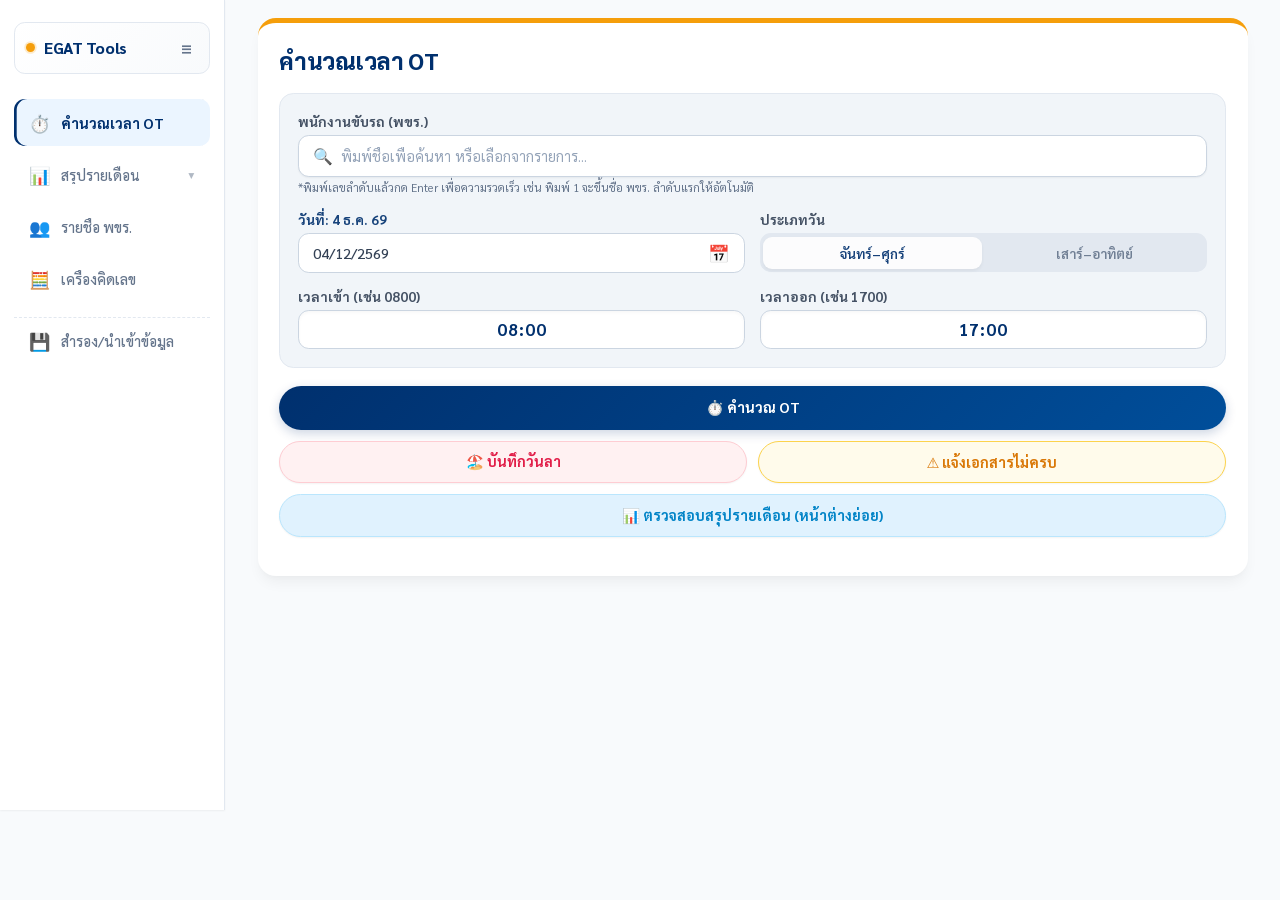
<file: backup/v7.4.4/index.html>
<!DOCTYPE html>
<html lang="th">
<head>
<meta charset="UTF-8" />
<meta name="viewport" content="width=device-width, initial-scale=1, maximum-scale=1, user-scalable=0" />
<meta http-equiv="Cache-Control" content="no-cache, no-store, must-revalidate" />
<meta http-equiv="Pragma" content="no-cache" />
<meta http-equiv="Expires" content="0" />
<title>EGAT OT (v7.4.5 Stability & Rules Sync)</title>
<link href="https://fonts.googleapis.com/css2?family=Sarabun:wght@300;400;500;600;700&display=swap" rel="stylesheet">

<style>
:root {
  /* Color Palette */
  --brand: #00306e;       /* EGAT Blue */
  --brand-dark: #002352;
  --brand-light: #ebf5ff;
  --accent: #f59e0b;      /* Amber */
  --accent-light: #fffbeb;
  --success: #10b981;
  --danger: #ef4444;
  --danger-soft: #fef2f2;

  /* UI Colors */
  --bg-body: #f8fafc;     /* Very Light Grey */
  --bg-card: #ffffff;
  --bg-input-zone: #f1f5f9; /* Soft Grey for Grouping */
  --text-main: #334155;   /* Softer Black */
  --text-muted: #64748b;
  --border: #e2e8f0;

  --radius: 20px;
  --shadow-sm: 0 1px 2px 0 rgba(0, 0, 0, 0.05);
  --shadow: 0 4px 6px -1px rgba(0, 0, 0, 0.05), 0 2px 4px -1px rgba(0, 0, 0, 0.03);
  --shadow-lg: 0 10px 15px -3px rgba(0, 0, 0, 0.05), 0 4px 6px -2px rgba(0, 0, 0, 0.02);
}

* { box-sizing: border-box }
body { 
    margin: 0; 
    background: var(--bg-body); 
    font-family: 'Sarabun', system-ui, -apple-system, Segoe UI; 
    color: var(--text-main); 
    -webkit-font-smoothing: antialiased; 
    zoom: 90%; /* เพิ่มคำสั่งนี้เพื่อบังคับซูม 90% */
}
.app { min-height: 100vh; display: flex; }

/* Sidebar */
.sidebar { width: 250px; background: #fff; border-right: 1px solid var(--border); padding: 24px 16px; display: flex; flex-direction: column; gap: 12px; transition: width .2s cubic-bezier(0.4, 0, 0.2, 1); z-index: 10; box-shadow: var(--shadow-sm); }
.sidebar.collapsed { width: 76px; }

.brand { display: flex; align-items: center; gap: 12px; font-weight: 800; color: var(--brand); padding: 12px; border-radius: 12px; background: linear-gradient(135deg, #fff, #f8fafc); border: 1px solid var(--border); justify-content: space-between; margin-bottom: 12px; }
.brand .left { display: flex; align-items: center; gap: 10px }
.brand .dot { width: 10px; height: 10px; background: var(--accent); border-radius: 50%; box-shadow: 0 0 0 2px rgba(245, 158, 11, 0.2); }
.brand .txt { font-size: 1.1rem; letter-spacing: -0.5px; }

.collapse-btn { all: unset; cursor: pointer; padding: 6px; border-radius: 8px; color: var(--text-muted); display: grid; place-items: center; transition: all 0.2s; }
.collapse-btn:hover { background: var(--bg-body); color: var(--brand); }

.menu { display: flex; flex-direction: column; gap: 6px; margin-top: 4px; }

.menu-item { display: flex; gap: 12px; align-items: center; text-decoration: none; color: var(--text-muted); padding: 14px 16px; border-radius: 12px; cursor: pointer; transition: all 0.2s; font-weight: 500; position: relative; }
.menu-item:hover { background: var(--bg-body); color: var(--brand); transform: translateX(2px); }
.menu-item.active { background: var(--brand-light); color: var(--brand); font-weight: 700; box-shadow: inset 3px 0 0 var(--brand); }

/* Submenu Styles */
.submenu { display: none; flex-direction: column; gap: 4px; padding-left: 20px; margin-top: -4px; margin-bottom: 8px; }
.submenu.open { display: flex; animation: slideDown 0.2s ease-out; }
@keyframes slideDown { from { opacity: 0; transform: translateY(-5px); } to { opacity: 1; transform: translateY(0); } }

.submenu-item { display: flex; gap: 10px; align-items: center; padding: 10px 16px; border-radius: 12px; color: var(--text-muted); cursor: pointer; font-size: 0.9rem; transition: all 0.2s; }
.submenu-item:hover { background: var(--bg-body); color: var(--brand); }
.submenu-item.active { background: #f1f5f9; color: var(--brand); font-weight: 700; box-shadow: inset 2px 0 0 var(--accent); }

.icon { width: 24px; height: 24px; display: inline-grid; place-items: center; font-size: 1.2rem; flex-shrink: 0; }
.label { white-space: nowrap; flex: 1; overflow: hidden; text-overflow: ellipsis; }
.arrow-icon { font-size: 0.7em; opacity: 0.5; transition: transform 0.2s; }
.menu-item.expanded .arrow-icon { transform: rotate(180deg); }

.badge { background: var(--danger); color: white; font-size: 0.75rem; padding: 2px 8px; border-radius: 99px; font-weight: 700; display: none; box-shadow: 0 2px 4px rgba(239, 68, 68, 0.3); }
.sidebar.collapsed .label, .sidebar.collapsed .badge, .sidebar.collapsed .arrow-icon { display: none }
.sidebar.collapsed .brand .left span.txt { display: none }
.sidebar.collapsed .submenu { display: none !important; }

/* Content Area */
.content { flex: 1; height: 100vh; overflow-y: auto; display: flex; flex-direction: column; background-color: var(--bg-body); scrollbar-width: thin; scrollbar-color: #cbd5e1 transparent; }

/* View Container */
.view { display: none; animation: fadeIn 0.3s; }
.view.active { display: flex; justify-content: center; align-items: flex-start; flex-grow: 1; padding: 20px; min-height: 100%; box-sizing: border-box; }

/* Compact Card Style */
.card { width: 100%; max-width: 1100px; margin: 0 auto; background: var(--bg-card); border-radius: var(--radius); border-top: 6px solid var(--accent); box-shadow: var(--shadow-lg); padding: 24px; transition: all 0.3s ease; position: relative; }

h2 { margin: 0 0 20px 0; color: var(--brand); font-size: 1.6rem; font-weight: 800; letter-spacing: -0.5px; }

/* Input Zone */
.input-zone { background-color: var(--bg-input-zone); border-radius: 16px; padding: 20px; border: 1px solid var(--border); margin-bottom: 20px; }

/* Form Grid */
.grid { display: grid; grid-template-columns: 1fr 1fr; gap: 16px; }
@media (max-width: 640px) { .grid { grid-template-columns: 1fr; gap: 12px; } }

label { font-weight: 700; color: var(--text-main); font-size: 0.95rem; margin-bottom: 6px; display: block; opacity: 0.9; }
input, select, button, textarea { font-family: inherit; font-size: 16px !important; }

/* Inputs */
input[type="date"], input[type="text"], input[type="tel"], input[type="number"], select, input[type="month"] { width: 100%; padding: 12px 16px; border: 1px solid #cbd5e1; border-radius: 12px; background: #fff; color: var(--text-main); transition: all 0.2s; font-weight: 500; font-size: 16px; }
input:hover, select:hover { border-color: #94a3b8; background-color: #fcfcfc; }
input:focus, select:focus { outline: none; border-color: var(--brand); background-color: #fff; box-shadow: 0 0 0 4px var(--brand-light); }

/* Custom Select Arrow */
select { appearance: none; background-image: url("data:image/svg+xml;charset=UTF-8,%3csvg xmlns='http://www.w3.org/2000/svg' viewBox='0 0 24 24' fill='none' stroke='%2364748b' stroke-width='2' stroke-linecap='round' stroke-linejoin='round'%3e%3cpolyline points='6 9 12 15 18 9'%3e%3c/polyline%3e%3c/svg%3e"); background-repeat: no-repeat; background-position: right 1rem center; background-size: 1em; padding-right: 2.5rem; }

/* SEARCH INPUT WRAPPER */
.search-wrapper { display: flex; align-items: center; background: #fff; border: 1px solid #cbd5e1; padding: 4px 16px; border-radius: 12px; box-shadow: var(--shadow-sm); transition: all 0.2s; width: 100%; }
.search-wrapper:hover { box-shadow: var(--shadow); border-color: var(--brand-light); }
.search-wrapper:focus-within { border-color: var(--brand); box-shadow: 0 0 0 3px rgba(0, 35, 82, 0.1); }
.search-wrapper .search-icon { font-size: 1.1rem; color: #94a3b8; margin-right: 8px; }
.search-wrapper input { border: none !important; background: transparent !important; padding: 8px 0 !important; font-weight: 700 !important; color: var(--brand) !important; outline: none !important; font-size: 1rem !important; flex: 1; width: 100%; box-shadow: none !important; }
.search-wrapper input::placeholder { color: #94a3b8; font-weight: 400; }

/* Custom Date Input Wrapper */
.custom-date-input { position: relative; width: 100%; background: #fff; border: 1px solid #cbd5e1; border-radius: 12px; display: flex; align-items: center; padding: 0; overflow: hidden; height: 44px; transition: all 0.2s; }
.custom-date-input:focus-within { border-color: var(--brand); box-shadow: 0 0 0 3px rgba(0, 35, 82, 0.1); }
.real-date-input { position: absolute; left: 0; top: 0; width: 100%; height: 100%; opacity: 0; cursor: pointer; z-index: 10; padding: 0; }
.fake-date-display { flex: 1; padding: 0 16px; font-size: 16px; font-weight: 500; color: var(--text-main); white-space: nowrap; overflow: hidden; text-overflow: ellipsis; pointer-events: none; }
.icon-cal { padding-right: 16px; color: var(--text-muted); font-size: 1.2rem; pointer-events: none; }

/* Time Inputs */
input.time-manual { border: 1px solid #cbd5e1; background-color: #fff; color: var(--brand); font-weight: 700; font-size: 1.2rem !important; letter-spacing: 1px; text-align: center; padding: 8px; box-shadow: inset 0 2px 4px rgba(0, 0, 0, 0.03); }
input.time-manual:focus { border-color: var(--brand); box-shadow: 0 0 0 3px rgba(0, 48, 110, 0.1); }

/* Radio Line */
.radio-line { display: flex; width: 100%; margin-top: 0; background: #e2e8f0; border-radius: 12px; padding: 4px; gap: 4px; }
.radio-line label { flex: 1; margin: 0; padding: 8px; cursor: pointer; display: flex; align-items: center; justify-content: center; gap: 8px; border-radius: 10px; transition: all 0.2s; font-weight: 600; color: var(--text-muted); font-size: 0.95rem; }
.radio-line label:hover { background: rgba(255, 255, 255, 0.8); color: var(--brand); }
.radio-line label.active { background: #fff; color: var(--brand); box-shadow: 0 2px 4px rgba(0, 0, 0, 0.05); }
.radio-line input { display: none; }

/* Global Primary Button */
.primary { background: linear-gradient(135deg, var(--brand), #004e9a); color: #fff; border: none; padding: 12px 24px; border-radius: 50px !important; cursor: pointer; font-weight: 700; font-size: 1.05rem; font-family: inherit; box-shadow: 0 4px 12px rgba(0, 47, 108, 0.2); transition: all 0.2s cubic-bezier(0.4, 0, 0.2, 1); display: inline-flex; justify-content: center; align-items: center; gap: 8px; }
.primary:hover { transform: translateY(-2px); box-shadow: 0 8px 16px rgba(0, 47, 108, 0.25); }
.primary:active { transform: scale(0.98); }

/* Actions Grid */
.actions-grid { display: grid; grid-template-columns: 1fr 1fr; gap: 12px; margin-top: 20px; }
.actions-grid .primary { grid-column: 1 / -1; width: 100%; padding: 14px; font-size: 1.1rem; }

.btn-leave { background: #fff1f2; color: #e11d48; border: 1px solid #fecdd3; padding: 12px; border-radius: 14px; font-weight: 700; cursor: pointer; transition: all 0.2s; font-family: inherit; font-size: 1rem; display:flex; justify-content:center; align-items:center; gap:6px; box-shadow: var(--shadow-sm); }
.btn-leave:hover { background: #ffe4e6; transform: translateY(-2px); box-shadow: 0 4px 6px -1px rgba(225, 29, 72, 0.15); }
.btn-leave:active { transform: scale(0.98); }

.btn-incomplete { background: #fffbeb; color: #d97706; border: 1px solid #fcd34d; padding: 12px; border-radius: 14px; font-weight: 700; cursor: pointer; transition: all 0.2s; font-family: inherit; font-size: 1rem; display:flex; justify-content:center; align-items:center; gap:6px; box-shadow: var(--shadow-sm); }
.btn-incomplete:hover { background: #fef3c7; transform: translateY(-2px); box-shadow: 0 4px 6px -1px rgba(217, 119, 6, 0.15); }
.btn-incomplete:active { transform: scale(0.98); }

.btn-secondary { background: #f1f5f9; color: var(--text-muted); border: none; padding: 12px; border-radius: 12px; cursor: pointer; font-weight: 700; width: auto; font-size: 1rem; display: flex; align-items: center; justify-content: center; box-shadow: var(--shadow-sm); transition: all 0.1s; }
.btn-secondary:hover { background: #e2e8f0; color: var(--text-main); }

/* Result Area */
#result { margin-top: 20px; animation: slideUp 0.3s ease-out; }
@keyframes slideUp { from { opacity: 0; transform: translateY(10px); } to { opacity: 1; transform: translateY(0); } }

.result-wrap { border: 1px solid var(--border); border-radius: 16px; overflow: hidden; box-shadow: var(--shadow); background: #fff; }
.result-head { display: flex; justify-content: space-between; align-items: center; padding: 14px 18px; background: #fff; border-bottom: 1px solid var(--border); }
.result-head .tt { font-weight: 800; color: var(--brand); font-size: 1.1rem; display: flex; align-items: center; gap: 8px; }
.result-head .tt::before { content: ''; width: 4px; height: 18px; background: var(--accent); border-radius: 4px; display: block; }
.meta-pill { display: flex; align-items: center; gap: 8px; }
.m-date, .m-time { color: var(--text-muted); background: #f8fafc; padding: 4px 10px; border-radius: 8px; font-weight: 600; font-size: 0.85rem; border: 1px solid var(--border); }
.result-section { padding: 18px; border-bottom: 1px solid var(--border); }
.result-section:last-child { border-bottom: none; background: #f9fafb; }
.result-title { font-weight: 700; color: var(--text-main); display: flex; align-items: center; gap: 8px; margin-bottom: 10px; font-size: 0.95rem; }

.row { display: grid; grid-template-columns: 130px 70px 1fr; gap: 10px; align-items: center; padding: 10px; border-radius: 12px; border: 1px solid var(--border); background: #fff; margin-bottom: 6px; transition: transform 0.1s; font-size: 0.95rem; }
.row:hover { border-color: var(--brand-light); transform: translateX(4px); }
@media (max-width:560px) { .row { grid-template-columns: 1fr 60px 1fr; } }

.time { font-variant-numeric: tabular-nums; font-weight: 500; color: var(--text-main); }
.rate { justify-self: center; font-weight: 800; padding: 3px 8px; border-radius: 8px; font-size: .8rem; letter-spacing: 0.5px; }
.rate.x1 { background: #ecfeff; color: #0e7490; }
.rate.x15 { background: var(--brand-light); color: var(--brand); }
.rate.x3 { background: #fff1f2; color: #be123c; }
.dur { text-align: right; font-variant-numeric: tabular-nums; font-weight: 600; }

.breaks { display: flex; flex-wrap: wrap; gap: 8px; margin-top: 10px; }
.break-chip { background: #f1f5f9; color: var(--text-muted); border: 1px solid var(--border); border-radius: 20px; padding: 3px 10px; font-size: .8rem; }

.total-box { display: grid; gap: 6px; }
.total-line { display: flex; justify-content: space-between; font-weight: 600; color: var(--text-muted); font-size: 0.95rem; }
.total-line .v { font-weight: 800; color: var(--text-main); }
.total-line.em { border-top: 1px dashed var(--border); padding-top: 10px; margin-top: 6px; color: var(--brand); font-size: 1.05rem; }

/* Save Buttons */
.btn-group { display: flex; gap: 10px; width: 100%; margin-top: 18px; }
.btn-save { background: linear-gradient(135deg, #10b981, #059669); color: white; border: none; padding: 12px; border-radius: 12px; cursor: pointer; font-weight: 700; flex: 2; display: flex; align-items: center; justify-content: center; gap: 8px; transition: all 0.2s; box-shadow: 0 4px 6px -1px rgba(16, 185, 129, 0.3); font-size: 1rem; }
.btn-save:hover { transform: translateY(-2px); box-shadow: 0 8px 10px -2px rgba(16, 185, 129, 0.4); }
.btn-save:disabled { background: #cbd5e1; cursor: not-allowed; transform: none; box-shadow: none; }

.btn-next { background: #f1f5f9; color: var(--text-main); border: 1px solid var(--border); padding: 12px; border-radius: 12px; cursor: pointer; font-weight: 700; transition: all 0.2s; font-size: 1rem; }
.btn-next:hover { background: #e2e8f0; }

/* Utility Display */
.thai-date-display { grid-column: 1 / -1; font-size: 0.95rem; color: var(--brand); font-weight: 700; margin: 8px 0; background: var(--brand-light); display: block; padding: 10px; border-radius: 12px; width: 100%; text-align: center; border: 1px dashed #bfdbfe; }

/* History Section */
.month-selector-group { display: flex; align-items: center; gap: 10px; margin-bottom: 0; }
.history-date-text { font-size: 1.6rem; font-weight: 800; color: var(--brand); border-bottom: 2px dashed rgba(0, 47, 108, 0.2); cursor: pointer; position: relative; transition: all 0.2s; display: flex; align-items: center; gap: 8px; }
.history-date-text:hover { color: var(--accent); border-bottom-color: var(--accent); }
.history-date-text::after { content: '▼'; font-size: 0.4em; opacity: 0.5; }
.history-date-input-hidden { position: absolute; top: 0; left: 0; width: 100%; height: 100%; opacity: 0; cursor: pointer; z-index: 10; display: none; }

/* Driver Filter Styles */
.driver-filter-wrapper { display: flex; align-items: center; justify-content: space-between; gap: 10px; background: #fff; border: 1px solid #cbd5e1; padding: 8px 16px; border-radius: 12px; box-shadow: var(--shadow-sm); transition: all 0.2s; width: 100%; }
.driver-filter-wrapper:hover { box-shadow: var(--shadow); border-color: var(--brand-light); }
.filter-label { margin: 0; font-weight: 700; color: var(--text-muted); font-size: 0.9rem; white-space: nowrap; display: flex; align-items: center; gap: 6px; }

/* HEADER & FILTER STYLES */
.history-header-container { display: flex; flex-direction: column; justify-content: flex-start; align-items: stretch; background: linear-gradient(to right, #e2e8f0, #f8fafc); padding: 16px 20px; border-radius: 16px; margin-bottom: 20px; border: 1px solid #cbd5e1; gap: 12px; box-shadow: inset 0 1px 2px rgba(255, 255, 255, 0.8), 0 2px 4px rgba(0, 0, 0, 0.05); }
.left-group { display: flex; align-items: baseline; gap: 12px; flex-wrap: wrap; border-bottom: 1px dashed #cbd5e1; padding-bottom: 10px; margin-bottom: 4px; width: 100%; }
.right-group { margin-left: 0; width: 100%; display: flex; justify-content: flex-start; }
.history-title { margin: 0; font-size: 1.6rem; font-weight: 800; color: var(--brand); letter-spacing: -0.5px; cursor: default; }
.month-picker-inline { position: relative; display: inline-flex; align-items: center; border-bottom: 2px dashed rgba(0, 47, 108, 0.2); cursor: pointer; padding-bottom: 2px; transition: all 0.2s; }
.month-picker-inline:hover { border-bottom-color: var(--accent); }
.month-text { font-size: 1.4rem; font-weight: 700; color: var(--text-muted); }
.month-text:hover { color: var(--brand); }

/* History Dropdown Menu */
.summary-dropdown-menu { display: none; position: absolute; top: 40px; left: 0; background: white; border: 1px solid #e2e8f0; border-radius: 12px; box-shadow: 0 10px 15px -3px rgba(0, 0, 0, 0.1); z-index: 100; min-width: 220px; overflow: hidden; animation: fadeIn 0.2s; }
.summary-dropdown-menu.show { display: block; }
.menu-opt { padding: 12px 16px; cursor: pointer; font-weight: 600; color: var(--text-main); transition: background 0.1s; border-bottom: 1px solid #f1f5f9; }
.menu-opt:last-child { border-bottom: none; }
.menu-opt:hover { background: #f8fafc; color: var(--brand); }
.menu-opt.active { background: var(--brand-light); color: var(--brand); }

/* Toolbar Styles */
.history-toolbar-container { margin-top: 15px; margin-bottom: 20px; padding: 6px; background: #f1f5f9; border: 1px solid #e2e8f0; border-radius: 18px; display: flex; flex-wrap: nowrap; overflow-x: auto; gap: 6px; align-items: stretch; justify-content: space-between; box-shadow: inset 0 2px 4px rgba(0, 0, 0, 0.03); -ms-overflow-style: none; scrollbar-width: none; }
.history-toolbar-container::-webkit-scrollbar { display: none; }
.tool-btn { flex: 1; display: flex; align-items: center; justify-content: center; gap: 6px; padding: 10px 4px; border-radius: 12px; border: 1px solid transparent; font-size: 0.85rem; font-weight: 700; cursor: pointer; transition: all 0.2s cubic-bezier(0.4, 0, 0.2, 1); background: #fff; box-shadow: 0 1px 2px rgba(0, 0, 0, 0.05); color: var(--text-muted); white-space: nowrap; min-width: fit-content; }
.tool-btn:hover { transform: translateY(-1px); box-shadow: 0 4px 6px -1px rgba(0, 0, 0, 0.1); }
.tool-btn:active { transform: scale(0.98); }
.tool-btn.t-create { color: #0284c7; background: linear-gradient(to bottom, #fff, #f0f9ff); border-color: #bae6fd; }
.tool-btn.t-create:hover { background: #e0f2fe; }
.tool-btn.t-warn { color: #d97706; background: linear-gradient(to bottom, #fff, #fffbeb); border-color: #fcd34d; }
.tool-btn.t-warn:hover { background: #fef3c7; }
.tool-btn.t-danger { color: #e11d48; background: linear-gradient(to bottom, #fff, #fff1f2); border-color: #fecdd3; }
.tool-btn.t-danger:hover { background: #ffe4e6; }
.tool-btn.t-view { color: #475569; background: linear-gradient(to bottom, #fff, #f8fafc); border-color: #cbd5e1; }
.tool-btn.t-view:hover { background: #f1f5f9; }

/* Summary Cards */
.summary-grid { display: grid; grid-template-columns: repeat(3, 1fr); gap: 12px; margin-bottom: 24px; }
.sum-card { padding: 16px; border-radius: 16px; color: white; text-align: center; box-shadow: var(--shadow-lg); position: relative; overflow: hidden; display: flex; flex-direction: column; justify-content: center; min-height: 100px; transition: transform 0.2s; }
.sum-card:hover { transform: translateY(-3px); }
.sum-card.c-15 { background: linear-gradient(135deg, #2563eb, #1e40af); }
.sum-card.c-1 { background: linear-gradient(135deg, #06b6d4, #0e7490); }
.sum-card.c-3 { background: linear-gradient(135deg, #e11d48, #be123c); }
.sum-card::after { content: ''; position: absolute; top: -15px; right: -15px; width: 60px; height: 60px; border-radius: 50%; background: rgba(255, 255, 255, 0.15); pointer-events: none; }
.sum-card .lbl { font-size: 0.85rem; font-weight: 600; opacity: 0.9; margin-bottom: 2px; text-transform: uppercase; letter-spacing: 1px; }
.sum-card .val { font-size: 2rem; font-weight: 800; line-height: 1; margin: 2px 0; text-shadow: 0 2px 4px rgba(0, 0, 0, 0.1); }
.sum-card .unit { font-size: 0.75rem; opacity: 0.8; font-weight: 500; }

/* Total Summary Bar */
.total-summary-section { background: #fff; border: 1px solid var(--border); border-radius: 16px; margin-top: 20px; display: flex; overflow: hidden; box-shadow: var(--shadow); padding: 0; }
.summary-half { flex: 1; padding: 16px 24px; display: flex; flex-direction: column; align-items: center; justify-content: center; position: relative; }
.summary-half:not(:last-child) { border-right: 1px dashed var(--border); }
.summary-half.leave { background: linear-gradient(to bottom right, #fff7ed, #fff); }
.summary-half.ot { background: linear-gradient(to bottom right, #f0f9ff, #fff); }
.summary-half.request { background: linear-gradient(to bottom right, #ecfeff, #fff); }
.summary-half.request .val { color: #0284c7; } 
.summary-half .lbl { font-size: 0.95rem; font-weight: 600; color: var(--text-muted); margin-bottom: 4px; }
.summary-half .val-group { display: flex; align-items: baseline; gap: 6px; }
.summary-half .val { font-size: 2rem; font-weight: 800; line-height: 1; }
.summary-half .unit { font-size: 0.85rem; font-weight: 600; opacity: 0.7; }
.summary-half.leave .val { color: var(--accent); }
.summary-half.ot .val { color: var(--brand); }

/* Table Styles */
.table-container { border-radius: 16px; box-shadow: var(--shadow); background: #fff; border: 1px solid var(--border); margin-top: 20px; overflow-x: auto; position: relative; }
.history-table { width: 100%; border-collapse: separate; border-spacing: 0; min-width: 100%; font-size: 0.8rem; }
.history-table thead th { background: #f8fafc; color: var(--text-muted); text-transform: uppercase; letter-spacing: 0.5px; font-size: 0.75rem; font-weight: 800; padding: 10px 2px; border-bottom: 2px solid var(--border); white-space: nowrap; vertical-align: middle; }
.th-ot { white-space: nowrap !important; min-width: 35px !important; width: auto !important; text-align: center; }
.history-table td { padding: 6px 2px; border-bottom: 1px solid #f1f5f9; color: var(--text-main); vertical-align: middle; white-space: nowrap; }
.history-table tr:last-child td { border-bottom: none; }
.history-table tbody tr:hover { background: #fdfeff; }
.col-center { text-align: center; }
.history-table th:last-child, .history-table td:last-child { position: sticky; right: 0; z-index: 10; box-shadow: -2px 0 5px rgba(0,0,0,0.05); }
.history-table th:last-child { background-color: #f8fafc; }
.history-table td:last-child { background-color: #fff; }
.history-table tbody tr:hover td:last-child { background-color: #fdfeff; }
.history-table tbody tr.verified-row { background-color: #ecfdf5 !important; transition: all 0.3s; }
.history-table tbody tr.verified-row:hover { background-color: #d1fae5 !important; }
.history-table tbody tr.verified-row td { border-bottom-color: #a7f3d0 !important; }
.history-table tbody tr.verified-row td:last-child { background-color: #ecfdf5 !important; }
.history-table tbody tr.verified-row:hover td:last-child { background-color: #d1fae5 !important; }

.btn-verify { background: #f1f5f9; color: #94a3b8; border: 1px solid #cbd5e1; padding: 6px 12px; border-radius: 10px; font-size: 0.8rem; font-weight: 700; cursor: pointer; transition: all 0.2s; display: inline-flex; align-items: center; justify-content: center; gap: 4px; width: 100%; white-space: nowrap; box-shadow: var(--shadow-sm); }
.btn-verify:hover { background: #e2e8f0; color: #64748b; }
.btn-verify.active { background: linear-gradient(135deg, #10b981, #059669); color: white; border-color: #047857; box-shadow: 0 4px 6px rgba(16, 185, 129, 0.3); }
.tool-btn.t-verify { color: #94a3b8; background: #f8fafc; border-color: #cbd5e1; }
.tool-btn.t-verify.active { color: #fff; background: linear-gradient(to bottom, #10b981, #059669); border-color: #047857; box-shadow: 0 4px 10px rgba(16, 185, 129, 0.3); }

.pill { display: inline-block; padding: 2px 6px; border-radius: 6px; font-size: 0.7rem; font-weight: 700; white-space: nowrap; cursor: pointer; transition: all 0.2s; user-select: none; border: 1px solid transparent; margin-top: 2px; }
.pill:hover { transform: scale(1.05); }
.pill-weekday { background: #f0f9ff; color: #0369a1; border-color: #bae6fd; }
.pill-weekend { background: #fff1f2; color: #be123c; border-color: #fecdd3; }

.time-range { font-variant-numeric: tabular-nums; font-weight: 600; color: var(--text-main); background: #f8fafc; padding: 4px 8px; border-radius: 8px; display: inline-flex; align-items: center; gap: 4px; font-size: 0.85rem; border: 1px solid var(--border); transition: all 0.2s; }
.time-range:hover { background: #fff; border-color: var(--brand); color: var(--brand); box-shadow: var(--shadow-sm); }
.time-range.pending { background: #fff; border: 1px dashed #cbd5e1; color: #94a3b8; }
.time-range.pending:hover { background: #f0f9ff; border-color: #3b82f6; color: #3b82f6; }

.edit-row-wrap { display: flex; align-items: center; justify-content: center; gap: 8px; }
.mini-input { padding: 8px 12px; border: 1px solid var(--border); border-radius: 10px; text-align: center; font-family: inherit; font-weight: 700; color: var(--brand); font-size: 1rem; background: #fff; outline: none; box-shadow: var(--shadow-sm); width: 85px; transition: all 0.2s; }
.mini-input:focus { border-color: var(--brand); box-shadow: 0 0 0 3px var(--brand-light); transform: scale(1.05); }
.mini-btn { width: 32px; height: 32px; border: none; border-radius: 50%; display: grid; place-items: center; cursor: pointer; transition: all 0.2s; box-shadow: var(--shadow-sm); color: white; font-size: 0.9rem; }
.mini-btn:hover { transform: translateY(-2px); box-shadow: var(--shadow); }
.mini-btn.ok { background: var(--success); }
.mini-btn.cancel { background: var(--danger); }

.ot-val { cursor: pointer; font-weight: 800; padding: 2px 8px; border-radius: 6px; transition: all 0.2s; font-size: 0.85rem; display: inline-block; min-width: 36px; text-align: center; }
.ot-val:hover { background: #fff; box-shadow: 0 2px 4px rgba(0, 0, 0, 0.1); transform: scale(1.1); }
.val-15 { color: #1e3a8a; background: #eff6ff; border: 1px solid #bfdbfe; }
.val-1 { color: #0e7490; background: #ecfeff; border: 1px solid #a5f3fc; }
.val-3 { color: #be123c; background: #fff1f2; border: 1px solid #fecdd3; }

.inc-box { display: flex; align-items: baseline; gap: 6px; background: #faf5ff; border: 1px dashed #d8b4fe; border-radius: 8px; padding: 4px 6px; margin-top: 6px; color: #7e22ce; font-size: 0.75rem; font-weight: 500; line-height: 1.3; text-align: left; white-space: normal !important; max-width: 140px; width: fit-content; }
.inc-box i { font-style: normal; font-size: 0.9rem; opacity: 0.7; flex-shrink: 0; }

.action-btn { border: none; width: 34px; height: 34px; border-radius: 10px; cursor: pointer; font-size: 1rem; transition: all 0.2s; display: inline-flex; align-items: center; justify-content: center; margin: 0 2px; }
.view-btn { color: #0284c7; background: #e0f2fe; }
.view-btn:hover { background: #0284c7; color: white; }
.reset-btn { color: #d97706; background: #fffbeb; }
.reset-btn:hover { background: #d97706; color: white; }
.del-btn { color: #dc2626; background: #fee2e2; }
.del-btn:hover { background: #dc2626; color: white; }

.driver-list-container { display: flex; flex-direction: column; gap: 8px; }
.driver-item-row { display: grid; grid-template-columns: 24px 40px 1fr auto; align-items: center; background: #fff; border: 1px solid var(--border); border-radius: 12px; padding: 12px 16px 12px 8px; transition: transform 0.2s, box-shadow 0.2s, border-color 0.2s; cursor: grab; }
.driver-item-row:active { cursor: grabbing; }
.driver-item-row.dragging { opacity: 0.4; background: #f8fafc; border: 2px dashed #94a3b8; transform: scale(0.98); z-index: 10; }
.driver-item-row.drag-over { border-color: var(--brand); border-style: dashed; background: var(--brand-light); }
.driver-item-row:hover { border-color: var(--brand-light); transform: translateX(4px); box-shadow: var(--shadow-sm); }
.drag-handle { color: #cbd5e1; font-size: 1.2rem; display: grid; place-items: center; }
.drag-handle:hover { color: var(--brand); }
.d-index { font-weight: 800; color: #cbd5e1; font-size: 1.2rem; text-align: center; }
.d-info { display: flex; flex-direction: column; gap: 4px; }
.d-main { font-weight: 700; color: var(--text-main); font-size: 1rem; }
.d-sub { font-size: 0.85rem; color: var(--text-muted); display: flex; gap: 10px; }
.d-actions { display: flex; gap: 8px; }

.calc { width: min(520px, 100%); margin: 14px auto 0; background: #fff; border: 1px solid var(--border); border-radius: 24px; padding: 24px; box-shadow: var(--shadow); }
.calc-display { width: 100%; height: 90px; border: none; border-radius: 16px; padding: 20px; font-size: 3.5rem; text-align: right; background: #f8fafc; color: var(--brand); font-weight: 700; margin-bottom: 24px; box-shadow: inset 0 2px 4px rgba(0, 0, 0, 0.03); }
.keys { display: grid; grid-template-columns: repeat(4, 1fr); gap: 12px; }
.keys button { padding: 20px 0; border: 1px solid var(--border); background: #fff; border-radius: 16px; cursor: pointer; font-weight: 700; font-size: 1.3rem; color: var(--text-main); transition: all 0.1s; box-shadow: 0 4px 0 var(--border); margin-bottom: 4px; aspect-ratio: 1; display: flex; align-items: center; justify-content: center; }
.keys button:active { transform: translateY(4px); box-shadow: none; margin-bottom: 0; margin-top: 4px; }
.keys button.op { background: #f0f9ff; color: var(--brand); border-color: #bae6fd; box-shadow: 0 4px 0 #bae6fd; }
.keys button.eq { background: var(--brand); color: #fff; border-color: var(--brand-dark); box-shadow: 0 4px 0 var(--brand-dark); }
.keys button[data-k="0"] { grid-column: span 2; aspect-ratio: auto; }

/* Modal Styles */
.modal { display: none; position: fixed; z-index: 1000; left: 0; top: 0; width: 100%; height: 100%; background-color: rgba(0, 0, 0, 0.5); align-items: center; justify-content: center; backdrop-filter: blur(2px); }
.modal.show { display: flex; animation: fadeIn 0.2s; }
.modal-content { background-color: #ffffff; padding: 30px 24px; border-radius: 24px; box-shadow: 0 20px 25px -5px rgba(0, 0, 0, 0.1), 0 10px 10px -5px rgba(0, 0, 0, 0.04); border: 1px solid #f1f5f9; width: 90%; max-width: 500px; max-height: 85vh; overflow-y: auto; position: relative; }

/* ยก Layer ของ Detail Modal ให้สูงกว่า Quick Summary Modal */
#detailModal { z-index: 1050 !important; }

.driver-form-grid { display: grid; grid-template-columns: repeat(2, 1fr); gap: 16px; margin-bottom: 20px; }
.day-grid { display: grid; grid-template-columns: repeat(7, 1fr); gap: 8px; margin-top: 8px; }
.day-item { display: flex; align-items: center; justify-content: center; aspect-ratio: 1; border: 1px solid var(--border); border-radius: 8px; cursor: pointer; font-weight: 700; transition: all 0.2s; background: #fff; color: var(--text-muted); user-select: none; }
.day-item:hover { border-color: var(--brand); color: var(--brand); transform: scale(1.05); }
.day-item.selected { background: var(--danger); color: white; border-color: var(--danger); box-shadow: 0 4px 10px rgba(239, 68, 68, 0.3); }

.quick-notes-wrapper { margin-bottom: 10px; background: #f8fafc; padding: 10px; border-radius: 12px; border: 1px solid #e2e8f0; margin-bottom: 20px; }
.quick-notes-title { font-size: 0.8rem; font-weight: 700; color: #94a3b8; margin-bottom: 8px; text-transform: uppercase; letter-spacing: 0.5px; }
.quick-notes { display: flex; flex-wrap: wrap; gap: 8px; }
.note-chip { background: #fff; color: #334155; border: 1px solid #cbd5e1; padding: 8px 12px; border-radius: 8px; font-size: 0.85rem; font-weight: 600; cursor: pointer; transition: all 0.2s; user-select: none; display: inline-flex; align-items: center; gap: 6px; box-shadow: 0 1px 2px rgba(0, 0, 0, 0.05); }
.note-chip:hover { border-color: var(--brand); color: var(--brand); background: #f0f9ff; transform: translateY(-1px); }
.note-chip:active { transform: scale(0.98); }

.summary-list-item { display: flex; justify-content: space-between; align-items: center; padding: 12px; border-bottom: 1px solid #f1f5f9; }
.summary-list-item:last-child { border-bottom: none; }
.summary-date { font-weight: 700; color: var(--text-main); }
.summary-driver { font-size: 0.85rem; color: var(--text-muted); }
.summary-reason { background: #f3e8ff; color: #7e22ce; padding: 4px 10px; border-radius: 8px; font-size: 0.85rem; font-weight: 600; }

.cmp-content { margin-top: 10px; text-align: center; }
.cmp-header { display: flex; justify-content: space-between; align-items: center; margin-bottom: 24px; padding: 0 10px; }
.cmp-nav-btn { background: #fff; border: 1px solid #e2e8f0; width: 36px; height: 36px; border-radius: 12px; color: var(--text-muted); cursor: pointer; font-size: 1.2rem; font-weight: 700; transition: all 0.2s; display: grid; place-items: center; box-shadow: 0 1px 2px rgba(0,0,0,0.05); }
.cmp-nav-btn:hover { background: var(--brand-light); color: var(--brand); border-color: var(--brand-light); }
#cmpYearDisplay { font-size: 1.5rem; font-weight: 800; color: var(--brand); letter-spacing: -0.5px; }
.cmp-grid { display: grid; grid-template-columns: repeat(3, 1fr); gap: 12px; }
.cmp-month-btn { padding: 12px; border: 1px solid transparent; border-radius: 14px; background: #f8fafc; font-size: 0.95rem; font-weight: 600; color: var(--text-main); cursor: pointer; transition: all 0.2s cubic-bezier(0.4, 0, 0.2, 1); box-shadow: none; }
.cmp-month-btn:hover { background: #fff; color: var(--brand); border-color: var(--brand-light); box-shadow: 0 4px 6px -1px rgba(0, 0, 0, 0.1); transform: translateY(-2px); }
.cmp-month-btn.active { background: linear-gradient(135deg, var(--brand), #004e9a); color: white; border-color: transparent; box-shadow: 0 4px 12px rgba(0, 48, 110, 0.3); transform: scale(1.05); font-weight: 700; }

/* Quick Summary Modal New Design */
#quickSummaryModal .modal-content { 
    max-width: 800px; 
    padding: 30px; 
    border-radius: 28px; 
    background: #ffffff; 
}

#quickSummaryTitle { 
    font-size: 1.6rem; 
    font-weight: 800; 
    color: var(--brand); 
    display: flex; 
    align-items: center; 
    gap: 12px; 
    margin-bottom: 5px;
}

#quickSummaryBadges { 
    display: grid; 
    grid-template-columns: repeat(auto-fit, minmax(130px, 1fr)); 
    gap: 12px; 
    margin: 20px 0 25px 0; 
}

.qs-stat-card {
    padding: 12px;
    border-radius: 16px;
    text-align: center;
    border: 1px solid rgba(0,0,0,0.05);
    transition: transform 0.2s;
}
.qs-stat-card:hover { transform: translateY(-2px); }
.qs-stat-card .qs-lbl { font-size: 0.75rem; font-weight: 700; opacity: 0.7; margin-bottom: 4px; text-transform: uppercase; }
.qs-stat-card .qs-val { font-size: 1.3rem; font-weight: 800; }

.qs-blue { background: linear-gradient(135deg, #f0f7ff, #e0efff); color: #0369a1; }
.qs-cyan { background: linear-gradient(135deg, #ecfeff, #cffafe); color: #0891b2; }
.qs-rose { background: linear-gradient(135deg, #fff1f2, #ffe4e6); color: #e11d48; }
.qs-amber { background: linear-gradient(135deg, #fffbeb, #fef3c7); color: #d97706; }
.qs-primary { background: linear-gradient(135deg, #eef2ff, #e0e7ff); color: var(--brand); border: 1.5px dashed #3b82f6; }

.qs-table-wrap {
    border-radius: 20px;
    overflow: hidden;
    border: 1px solid #f1f5f9;
    box-shadow: 0 4px 6px -1px rgba(0, 0, 0, 0.02);
}

.qs-table { width: 100%; border-collapse: collapse; font-size: 0.9rem; }
.qs-table thead th { 
    background: #f8fafc; 
    padding: 15px 10px; 
    color: #64748b; 
    font-weight: 700; 
    text-align: center;
    border-bottom: 1px solid #e2e8f0;
}

.qs-table tbody tr { border-bottom: 1px solid #f8fafc; transition: background 0.1s; }
.qs-table tbody tr:last-child { border-bottom: none; }
.qs-table tbody tr:nth-child(even) { background-color: #fafcfe; }
.qs-table tbody tr:hover { background-color: #f1f7ff; }

.qs-table td { padding: 12px 10px; text-align: center; vertical-align: middle; }
.qs-row-pending { opacity: 0.5; color: #94a3b8; }
.qs-row-leave { background-color: #fffafb !important; color: #e11d48; }

/* 1. ปุ่มปิดหน้าต่าง Modal */
.close-modal {
    position: absolute;
    top: 16px;
    right: 16px;
    width: auto !important;
    height: 38px !important;
    padding: 0 16px !important;
    background-color: #ffffff !important;
    border: 2px solid #fcd34d !important;
    border-radius: 50px !important;
    display: inline-flex !important;
    align-items: center;
    justify-content: center;
    gap: 8px;
    font-size: 0 !important;
    cursor: pointer;
    transition: all 0.3s cubic-bezier(0.4, 0, 0.2, 1) !important;
    z-index: 100;
    box-shadow: 0 2px 6px rgba(0, 0, 0, 0.05) !important;
}

.close-modal::before {
    content: '✖';
    font-size: 0.85rem;
    color: #475569;
    transition: color 0.2s;
}

.close-modal::after {
    content: 'ปิด';
    font-size: 1rem;
    font-weight: 700;
    color: var(--brand); 
    font-family: inherit;
}

.close-modal:hover {
    background-color: #fef3c7 !important;
    border-color: #f59e0b !important;
    transform: translateY(-2px) !important;
    box-shadow: 0 6px 14px rgba(245, 158, 11, 0.25) !important;
}
.close-modal:hover::before { color: #d97706; }
.close-modal:hover::after { color: var(--brand-dark); }
.close-modal:active { transform: translateY(0) scale(0.95) !important; }

/* 3. คลาสสำหรับปุ่ม Action (แก้ไข/ลบ) ทรงแคปซูล */
.action-btn-pill {
    border: none;
    padding: 6px 16px;
    border-radius: 50px;
    font-size: 0.9rem;
    font-weight: 700;
    font-family: inherit;
    cursor: pointer;
    transition: all 0.2s ease;
    display: inline-flex;
    align-items: center;
    gap: 6px;
    box-shadow: 0 2px 4px rgba(0,0,0,0.05);
}

.btn-edit-pill {
    background-color: var(--brand-light);
    color: var(--brand);
    border: 1px solid #bfdbfe;
}
.btn-edit-pill:hover {
    background-color: var(--brand);
    color: #ffffff;
    transform: translateY(-2px);
    box-shadow: 0 4px 10px rgba(0, 48, 110, 0.2);
}

.btn-del-pill {
    background-color: #fef2f2;
    color: #ef4444;
    border: 1px solid #fca5a5;
}
.btn-del-pill:hover {
    background-color: #ef4444;
    color: #ffffff;
    transform: translateY(-2px);
    box-shadow: 0 4px 10px rgba(239, 68, 68, 0.2);
}

/* คลาสสำหรับตัวเลขที่คลิกแก้ไขได้ในหน้าคำนวณสด */
.ot-editable {
    cursor: pointer;
    color: var(--brand) !important;
    border-bottom: 1.5px dashed #94a3b8;
    transition: all 0.2s;
    padding: 2px 6px;
    border-radius: 6px;
}
.ot-editable:hover {
    background: #e0f2fe;
    border-color: transparent;
    color: #0284c7 !important;
}

/* จัดกลุ่มรูปทรงปุ่ม */
.primary, .btn-leave, .btn-incomplete, .btn-secondary, 
.btn-save, .btn-next, .tool-btn, .btn-verify, .cmp-month-btn, .collapse-btn {
    border-radius: 50px !important;
}

.tool-btn { padding: 8px 16px !important; min-width: 90px; }
.btn-verify { padding: 6px 16px !important; }

.action-btn, .cmp-nav-btn, .mini-btn { 
    border-radius: 50% !important; 
    aspect-ratio: 1;
}

.pill, .pill-weekday, .pill-weekend, .time-range, 
.break-chip, .note-chip, .ot-val {
    border-radius: 8px !important;
    padding: 4px 10px !important;
}

.keys button {
    border-radius: 16px !important;
}
</style>
</head>

<body>
<div class="app">
  <aside class="sidebar" id="sidebar">
    <div class="brand">
      <div class="left"><span class="dot"></span><span class="txt">EGAT Tools</span></div>
      <button class="collapse-btn" id="btnToggle" title="พับ/กาง แถบข้าง">≡</button>
    </div>
    <nav class="menu" id="menu">
      <div class="menu-item active" onclick="switchView('ot')">
        <span class="icon">⏱️</span><span class="label">คำนวณเวลา OT</span>
      </div>
      <div class="menu-item-group" style="position:relative;">
          <div class="menu-item" onclick="toggleSidebarSubmenu('history-submenu')">
            <span class="icon">📊</span><span class="label">สรุปรายเดือน</span>
            <span class="arrow-icon" style="margin-left:auto; font-size:0.7em; transition:0.2s;">▼</span>
            <span class="badge" id="historyCount">0</span>
          </div>
          <div id="history-submenu" class="submenu">
             <div class="submenu-item" onclick="switchView('history'); setHistoryMode('daily')">1. สรุปรายเดือน (ปกติ)</div>
             <div class="submenu-item" onclick="switchView('history'); setHistoryMode('driver')">2. สรุป พขร. (ยอดรวม)</div>
          </div>
          <div id="summaryMenu" class="summary-dropdown-menu">
             <div class="menu-opt" data-mode="daily">สรุปรายเดือน (ปกติ)</div>
             <div class="menu-opt" data-mode="driver">สรุป พขร. (ยอดรวม)</div>
          </div>
      </div>
      <div class="menu-item" onclick="switchView('drivers')">
        <span class="icon">👥</span><span class="label">รายชื่อ พขร.</span>
      </div>
      <div class="menu-item" onclick="switchView('calc')">
        <span class="icon">🧮</span><span class="label">เครื่องคิดเลข</span>
      </div>
      <div class="menu-item" onclick="openBackupModal()" style="margin-top:10px; border-top:1px dashed #e2e8f0; border-radius:0; padding-top:14px;">
        <span class="icon" style="color:#10b981;">💾</span><span class="label">สำรอง/นำเข้าข้อมูล</span>
      </div>
    </nav>
  </aside>

  <main class="content">
    <section id="view-ot" class="view active">
      <div class="card">
        <h2>คำนวณเวลา OT</h2>
        <div class="input-zone">
            <div class="grid">
              <div style="grid-column: 1 / -1;">
                <label>พนักงานขับรถ (พขร.)</label>
                <div class="search-wrapper">
                    <span class="search-icon">🔍</span>
                    <input type="search" id="driverSelect" list="driverList" placeholder="พิมพ์ชื่อเพื่อค้นหา หรือเลือกจากรายการ..." autocomplete="off">
                </div>
                <div style="font-size: 0.8rem; color: var(--text-muted); margin-top: 4px;">*พิมพ์เลขลำดับแล้วกด Enter เพื่อความรวดเร็ว เช่น พิมพ์ 1 จะขึ้นชื่อ พขร. ลำดับแรกให้อัตโนมัติ</div>
                <datalist id="driverList"></datalist>
              </div>
              <div>
                <label id="dateLabel">เลือกวันที่</label>
                <div class="custom-date-input">
                    <input type="date" id="workDate" class="real-date-input" lang="th-TH" onclick="try{this.showPicker()}catch(e){}">
                    <div id="workDateShow" class="fake-date-display">เลือกวันที่...</div>
                    <span class="icon-cal">📅</span>
                </div>
              </div>
              <div>
                 <label>ประเภทวัน</label>
                 <div class="radio-line">
                  <label><input type="radio" name="type" value="weekday" checked> จันทร์–ศุกร์</label>
                  <label><input type="radio" name="type" value="weekend"> เสาร์–อาทิตย์</label>
                 </div>
              </div>
              <div>
                <label>เวลาเข้า (เช่น 0800)</label>
                <input type="tel" id="startTime" class="time-manual" placeholder="08:00" maxlength="5">
              </div>
              <div>
                <label>เวลาออก (เช่น 1700)</label>
                <input type="tel" id="endTime" class="time-manual" placeholder="17:00" maxlength="5">
              </div>
            </div>
        </div>

        <div class="actions-grid">
          <button class="primary" id="btnCalc">⏱️ คำนวณ OT</button>
          <button class="btn-leave" onclick="openLeaveModal()">🏖️ บันทึกวันลา</button>
          <button class="btn-incomplete" onclick="markAsIncomplete()">⚠️ แจ้งเอกสารไม่ครบ</button>
          <button class="btn-secondary" style="grid-column: 1 / -1; gap: 8px; font-size: 1.05rem; background: #e0f2fe; color: #0284c7; border: 1px solid #bae6fd;" onclick="openQuickSummaryModal()">
              📊 ตรวจสอบสรุปรายเดือน (หน้าต่างย่อย)
          </button>
        </div>

        <div id="result"></div>
        <div id="saveSection" class="btn-group" style="display:none;">
            <button class="btn-save" id="btnSaveLog">📥 บันทึกข้อมูล</button>
            <button class="btn-next" onclick="resetFormForNext()">🔄 เริ่มใหม่</button>
        </div>
      </div>
    </section>

    <section id="view-history" class="view">
      <div class="card">
        <div class="history-header-container">
            <div class="left-group">
                <h2 id="historyTitleBtn" class="history-title" style="cursor: pointer;">สรุปรายเดือน</h2>
                <div class="month-picker-inline" onclick="openCustomMonthPicker('historyMonthPicker', 'historyDateDisplay')">
                    <span id="historyDateDisplay" class="month-text">...</span>
                    <span style="font-size:0.8em; margin-left:4px; opacity:0.5;">▼</span>
                </div>
                <input type="text" id="historyMonthPicker" class="history-date-input-hidden" onchange="renderHistory()">
                
                <button id="btnExportCSV" onclick="exportSummaryToCSV()" class="action-btn-pill" style="margin-left: auto; align-self: center; background:linear-gradient(to bottom, #fff, #ecfeff); border: 1px solid #a5f3fc; color:#0891b2; display:none; box-shadow:0 2px 4px rgba(8, 145, 178, 0.1); padding: 8px 16px; font-size: 0.95rem; font-weight: 700; align-items: center; gap: 6px;" title="ส่งออกข้อมูลสรุปเป็นไฟล์ CSV">
                    📥 ส่งออก Excel (CSV)
                </button>
            </div>
            <div class="right-group">
                <div class="driver-filter-wrapper">
                    <label class="filter-label" style="margin-right:4px;">👀</label>
                    <div style="position:relative; flex:1;">
                        <input type="search" id="historyDriverFilter" list="historyDriverList" style="width:100%; border:none; background:transparent; padding:6px; font-weight:700; color:var(--brand); outline:none; font-size:0.95rem; min-width:140px;" placeholder="ทั้งหมด (พิมพ์ค้นหา)" autocomplete="off" onchange="handleFilterChange()">
                        <datalist id="historyDriverList"></datalist>
                    </div>
                </div>
            </div>
        </div>

        <div class="history-toolbar-container" id="historyToolbar">
             <button onclick="openIncompleteModal()" class="tool-btn" style="background:#f3e8ff; border-color:#d8b4fe; color:#7e22ce;" title="ระบุว่าส่งเอกสารมาไม่ครบ">⚠️ แจ้งขาด</button>
             <button onclick="openFollowUpSummary()" class="tool-btn" style="background:#fff7ed; border-color:#fed7aa; color:#ea580c;" title="สรุปรายการที่ต้องตาม">📋 สรุปตาม</button>
             <button id="btnToolbarVerify" onclick="toggleVerifyCurrentDriver()" class="tool-btn t-verify" title="ยืนยันตรวจสอบเอกสาร">⚪ รอตรวจสอบ</button>
             <button onclick="openAdvancedModal()" class="tool-btn" style="background:#f8fafc; border-color:#cbd5e1; color:#475569;" title="การจัดการขั้นสูง (รีเซ็ต/ลบ)">⚙️ จัดการ</button>
        </div>
             
        <div class="summary-grid">
            <div class="sum-card c-15">
                <div><div class="lbl">OT x1.5</div><div class="unit">(วันธรรมดา)</div></div>
                <div class="val" id="sum15">0.0</div>
            </div>
            <div class="sum-card c-1">
                <div><div class="lbl">OT x1</div><div class="unit">(วันหยุด)</div></div>
                <div class="val" id="sum1">0.0</div>
            </div>
            <div class="sum-card c-3">
                <div><div class="lbl">OT x3</div><div class="unit">(วันหยุด)</div></div>
                <div class="val" id="sum3">0.0</div>
            </div>
        </div>

        <div class="total-summary-section">
            <div class="summary-half leave">
                <div class="lbl">รวมวันลา</div>
                <div class="val-group"><span class="val" id="sumLeaveDays">0</span><span class="unit">วัน</span></div>
            </div>
            <div class="summary-half ot">
                <div class="lbl">รวมชั่วโมง OT</div>
                <div class="val-group"><span class="val" id="sumTotal_b">0.0</span><span class="unit">ชั่วโมง</span></div>
            </div>
            <div class="summary-half request">
                <div class="lbl">รวมขอเบิก OT</div>
                <div class="val-group"><span class="val" id="sumRequestOT">0.0</span><span class="unit">ชั่วโมง</span></div>
            </div>
        </div>

        <div class="table-container">
            <table class="history-table" id="historyTable">
                <thead>
                    <tr>
                        <th width="4%" class="col-center">ลา</th>
                        <th width="20%" style="text-align:left; padding-left:10px;">วันที่</th>
                        <th width="12%" class="col-center">ประเภท</th>
                        <th width="15%" class="col-center">ช่วงเวลา</th>
                        <th class="col-center th-ot" style="min-width:45px; background:#eff6ff; color:#1e3a8a; border-bottom-color:#bfdbfe;">x1.5</th>
                        <th class="col-center th-ot" style="min-width:45px; background:#ecfeff; color:#0e7490; border-bottom-color:#a5f3fc;">x1</th>
                        <th class="col-center th-ot" style="min-width:45px; background:#fff1f2; color:#be123c; border-bottom-color:#fecdd3;">x3</th>
                        <th width="8%" class="col-center th-ot">รวม(ชม.)</th>
                        <th width="8%" class="col-center th-ot" style="background:#f0f9ff; color:#0284c7;">ขอเบิก(ชม.)</th>
                        <th width="14%" class="col-center sticky-col">เครื่องมือ</th>
                    </tr>
                </thead>
                <tbody id="historyList"></tbody>
            </table>
            <div id="emptyMsg" style="text-align:center; padding:50px 20px; display:none; border-top: 1px solid var(--border);">
                <div id="emptyMsgLoading" style="display:none; animation: pulse 1.5s infinite;">
                    <div style="font-size:3rem; margin-bottom:15px;">⏳</div>
                    <div style="font-size:1.1rem; font-weight:700; color:var(--brand);">กำลังประสานข้อมูลกับฐานข้อมูลส่วนกลาง...</div>
                </div>
                <div id="emptyMsgNoData">
                    <div style="font-size:3.5rem; margin-bottom:10px;">📭</div>
                    <div style="margin-bottom:20px; font-size:1.2rem; font-weight:700; color:var(--text-main);">ยังไม่มีข้อมูลการทำ OT ในตารางนี้ครับ</div>
                    <button onclick="openCreateOptionModal()" class="primary" style="margin:0 auto; padding: 14px 28px; font-size: 1.1rem; background: linear-gradient(135deg, #0284c7, #0369a1); box-shadow: 0 4px 15px rgba(2, 132, 199, 0.3);">
                        📅 สร้างตารางเวลาให้ พขร. ทันที
                    </button>
                </div>
            </div>
        </div>
      </div>
    </section>

    <section id="view-drivers" class="view">
      <div class="card">
        <div class="driver-header-flex" style="display:flex; justify-content:space-between; align-items:center; margin-bottom:20px;">
            <h2 style="margin:0;">รายชื่อ พขร. ทั้งหมด</h2>
            <button onclick="openAddDriverModal()" class="primary" style="width:auto; padding: 10px 20px; font-size:1rem; display:flex; align-items:center; gap:6px;">
                <span>➕</span> เพิ่มคนใหม่
            </button>
        </div>
        <div id="driverListContainer" class="driver-list-container"></div>
      </div>
    </section>

    <section id="view-calc" class="view">
      <div class="card">
        <h2>เครื่องคิดเลข</h2>
        <div class="calc">
          <input id="calcDisplay" class="calc-display" type="text" readonly value="0">
          <div class="keys">
            <button class="op" data-k="C" style="color:var(--danger)">ล้าง</button>
            <button class="op" data-k="BS" style="color:var(--brand)">ลบ</button>
            <button class="op" data-k="%">%</button><button class="op" data-k="/">÷</button>
            <button data-k="7">7</button><button data-k="8">8</button><button data-k="9">9</button><button class="op" data-k="*">×</button>
            <button data-k="4">4</button><button data-k="5">5</button><button data-k="6">6</button><button class="op" data-k="-">−</button>
            <button data-k="1">1</button><button data-k="2">2</button><button data-k="3">3</button><button class="op" data-k="+">+</button>
            <button data-k="0" style="grid-column:span 2">0</button><button data-k=".">.</button><button class="eq" data-k="=">=</button>
          </div>
        </div>
      </div>
    </section>
  </main>

  <div id="detailModal" class="modal">
    <div class="modal-content"><span class="close-modal" onclick="closeModal()">&times;</span><div id="modalBody"></div></div>
  </div>

  <div id="createOptionModal" class="modal">
      <div class="modal-content" style="text-align:center;">
          <span class="close-modal" onclick="closeCreateOptionModal()">&times;</span>
          <h2 style="color:var(--brand); margin-bottom:20px;">📅 ต้องการสร้างรายการให้ใคร?</h2>
          <div style="margin-bottom:15px; text-align:left; position:relative;">
              <label style="font-weight:700; color:var(--text-muted);">เลือกเดือนที่จะสร้าง:</label>
              <div style="position:relative; margin-top:5px; height:44px; border:1px solid #cbd5e1; border-radius:12px; background:#fff; display:flex; align-items:center; overflow:hidden; cursor:pointer;" onclick="openCustomMonthPicker('createTargetMonth', 'createMonthDisplay')">
                  <div id="createMonthDisplay" style="padding:0 14px; width:100%; font-weight:700; color:var(--brand); pointer-events:none;">เลือกเดือน...</div>
                  <input type="text" id="createTargetMonth" style="display:none;">
              </div>
          </div>
          <div style="display:flex; flex-direction:column; gap:12px;">
              <button onclick="initiateAutoFill('single')" class="primary" style="width:100%; background:#e0f2fe; color:#0369a1; border:1px solid #bae6fd;">👤 สร้างให้ 1 คน (ที่เลือกปัจจุบัน)</button>
              <button onclick="initiateAutoFill('all')" class="primary" style="width:100%; background:#f0fdf4; color:#15803d; border:1px solid #bbf7d0;">👥 สร้างให้ทุกคน (ตามรายชื่อที่มี)</button>
          </div>
          <button onclick="closeCreateOptionModal()" class="btn-next" style="margin-top:20px; width:100%;">ยกเลิก</button>
      </div>
  </div>

  <div id="customMonthPickerModal" class="modal">
      <div class="modal-content" style="text-align:center; max-width:320px;">
          <span class="close-modal" onclick="closeCustomMonthPicker()">&times;</span>
          <div class="cmp-content">
              <div class="cmp-header">
                  <button class="cmp-nav-btn" onclick="adjustPickerYear(-1)">❮</button>
                  <span id="cmpYearDisplay">2568</span>
                  <button class="cmp-nav-btn" onclick="adjustPickerYear(1)">❯</button>
              </div>
              <div class="cmp-grid" id="cmpMonthGrid"></div>
          </div>
          <button onclick="closeCustomMonthPicker()" class="btn-next" style="margin-top:20px; width:100%;">ยกเลิก</button>
      </div>
  </div>

  <div id="addDriverModal" class="modal">
    <div class="modal-content">
        <span class="close-modal" onclick="closeAddDriverModal()">&times;</span>
        <input type="hidden" id="editDriverId">
        <h2 id="driverModalTitle" style="font-size:1.5rem; margin-bottom:20px;">เพิ่มรายชื่อ พขร. ใหม่</h2>
        <div class="driver-form-grid">
            <div style="grid-column:span 2;"><label>ชื่อ-นามสกุล <span style="color:var(--danger)">*</span></label><input type="text" id="dName" placeholder="เช่น นายสมชาย ใจดี"></div>
            <div><label>ชื่อเล่น</label><input type="text" id="dNick" placeholder="เช่น ชาย"></div>
            <div><label>เบอร์โทรศัพท์</label><input type="tel" id="dPhone" placeholder="08x-xxx-xxxx"></div>
            <div><label>สังกัด</label><input type="text" id="dAff" placeholder="เช่น EGAT"></div>
            <div><label>แผนก</label><input type="text" id="dDept" placeholder="เช่น แผนกธุรการและบริการ"></div>
        </div>
        <div style="margin-top:20px; display:flex; gap:10px;">
             <button onclick="saveDriver()" class="primary" style="flex:1;">บันทึก</button>
             <button onclick="closeAddDriverModal()" class="btn-next" style="flex:1; background:#f1f5f9; color:var(--text-main);">ยกเลิก</button>
        </div>
    </div>
  </div>

  <div id="incompleteModal" class="modal">
    <div class="modal-content">
        <span class="close-modal" onclick="closeIncompleteModal()">&times;</span>
        <h2 style="font-size:1.5rem; margin-bottom:10px; color:#7e22ce; text-align:center;">📩 แจ้งเอกสารไม่ครบ</h2>
        <div id="incContextDisplay" style="text-align:center; margin-bottom:20px; padding:12px; background:#f3e8ff; border-radius:12px; color:#6b21a8; font-weight:700; border:1px solid #e9d5ff;"></div>
        <input type="hidden" id="incDriverSelect">
        <input type="hidden" id="incMonth">
        <div class="driver-form-grid" style="grid-template-columns: 1fr;">
            <div>
                <label style="text-align:center; display:block; margin-bottom:10px;">วันที่ขาด (จิ้มเลือกได้เลย)</label>
                <div id="incDaysGrid" class="day-grid"></div>
            </div>
            <div>
                <label>รายการเอกสารที่ขาด (ระบุรายละเอียด)</label>
                <div class="quick-notes-wrapper">
                    <div class="quick-notes-title">เลือกข้อความด่วน:</div>
                    <div class="quick-notes">
                        <div class="note-chip" onclick="addIncNoteText('ขาดใบ OT')">📄 ขาดใบ OT</div>
                        <div class="note-chip" onclick="addIncNoteText('ขาดใบลา')">🏖️ ขาดใบลา</div>
                        <div class="note-chip" onclick="addIncNoteText('ขาดใบปรับปรุงเวลา')">⏰ ขาดใบปรับปรุงเวลา</div>
                    </div>
                </div>
                <textarea id="incNote" rows="3" style="width:100%; padding:10px; border-radius:12px; border:1px solid #cbd5e1; font-family:inherit;" placeholder="เช่น ขาดใบ OT, ลืมแนบใบลา..."></textarea>
            </div>
        </div>
        <div style="margin-top:20px; display:flex; gap:10px;">
             <button onclick="saveIncompleteReport()" class="primary" style="flex:1; background:#9333ea; box-shadow: 0 4px 12px rgba(147, 51, 234, 0.3);">บันทึก</button>
             <button onclick="closeIncompleteModal()" class="btn-next" style="flex:1;">ยกเลิก</button>
        </div>
    </div>
  </div>

  <div id="leaveModal" class="modal">
    <div class="modal-content">
        <span class="close-modal" onclick="closeLeaveModal()">&times;</span>
        <h2 style="font-size:1.5rem; margin-bottom:10px; color:var(--accent); text-align:center;">🏖️ บันทึกวันลา</h2>
        <div id="leaveContextDisplay" style="text-align:center; margin-bottom:20px; padding:12px; background:#fffbeb; border-radius:12px; color:#b45309; font-weight:700; border:1px solid #fde68a;"></div>
        <input type="hidden" id="leaveDriverSelect">
        <input type="hidden" id="leaveMonth">
        <div class="driver-form-grid" style="grid-template-columns: 1fr;">
            <div>
                <label style="text-align:center; display:block; margin-bottom:10px;">วันที่ลา (จิ้มเลือกได้หลายวัน)</label>
                <div id="leaveDaysGrid" class="day-grid"></div>
            </div>
            <div>
                <label>ประเภทการลา / หมายเหตุ</label>
                <div class="quick-notes-wrapper">
                    <div class="quick-notes">
                        <div class="note-chip" onclick="document.getElementById('leaveNote').value='ลาพักผ่อน'">🏖️ ลาพักผ่อน</div>
                        <div class="note-chip" onclick="document.getElementById('leaveNote').value='ลาป่วย'">🤒 ลาป่วย</div>
                        <div class="note-chip" onclick="document.getElementById('leaveNote').value='ลากิจ'">📋 ลากิจ</div>
                    </div>
                </div>
                <input type="text" id="leaveNote" class="mini-input" style="width:100%; text-align:left; font-weight:500;" placeholder="เช่น ลาพักผ่อน, ลาป่วย...">
            </div>
        </div>
        <div style="margin-top:20px; display:flex; gap:10px;">
             <button onclick="saveLeaveReport()" class="primary" style="flex:1; background:var(--accent); box-shadow: 0 4px 12px rgba(245, 158, 11, 0.3);">บันทึกวันลา</button>
             <button onclick="closeLeaveModal()" class="btn-next" style="flex:1;">ยกเลิก</button>
        </div>
    </div>
  </div>

  <div id="summaryModal" class="modal">
      <div class="modal-content">
        <span class="close-modal" onclick="closeSummaryModal()">&times;</span>
        <h2 style="font-size:1.5rem; margin-bottom:20px; color:#ea580c;">📋 สรุปรายการต้องตาม</h2>
        <div id="summaryList" style="margin-top:15px; max-height:400px; overflow-y:auto;"></div>
      </div>
  </div>
   
  <div id="advancedModal" class="modal">
      <div class="modal-content" style="text-align:center;">
          <span class="close-modal" onclick="closeAdvancedModal()">&times;</span>
          <h2 style="color:var(--text-main); margin-bottom:20px; display:flex; align-items:center; justify-content:center; gap:8px;">⚙️ จัดการขั้นสูง</h2>
          <p style="color:var(--text-muted); font-size:0.9rem; margin-bottom:20px;">รวมเครื่องมือจัดการข้อมูล (โปรดใช้งานด้วยความระมัดระวัง)</p>
          <div style="display:flex; flex-direction:column; gap:12px;">
              <button onclick="closeAdvancedModal(); openResetModal();" class="primary" style="width:100%; background:linear-gradient(to bottom, #fff, #fffbeb); color:#d97706; border:1px solid #fcd34d;">🧹 รีเซ็ตค่าเวลา</button>
              <button onclick="closeAdvancedModal(); openDeleteModal();" class="primary" style="width:100%; background:linear-gradient(to bottom, #fff, #fff1f2); color:#e11d48; border:1px solid #fecdd3;">🗑️ ลบข้อมูล</button>
          </div>
          <button onclick="closeAdvancedModal()" class="btn-next" style="margin-top:20px; width:100%;">ยกเลิก</button>
      </div>
  </div>

  <div id="resetOptionModal" class="modal">
      <div class="modal-content" style="text-align:center;">
          <span class="close-modal" onclick="closeResetModal()">&times;</span>
          <h2 style="color:var(--accent); margin-bottom:20px;">🧹 ต้องการรีเซ็ตค่าอะไรครับ?</h2>
          <p style="color:var(--text-muted); font-size:0.9rem; margin-bottom:15px;">การรีเซ็ตค่าจะเปลี่ยนเวลาเข้า-ออกกลับเป็น 08:00-17:00 และลบเวลา OT ทั้งหมดในเดือนนี้ (แต่ไม่ลบวันที่ทิ้ง)</p>
          <div style="display:flex; flex-direction:column; gap:12px;">
              <button id="btnResetMonth" onclick="resetCurrentMonth()" class="primary" style="width:100%; background:#fffbeb; color:#d97706; border:1px solid #fcd34d;">📅 รีเซ็ตเฉพาะเดือนนี้</button>
          </div>
          <button onclick="closeResetModal()" class="btn-next" style="margin-top:20px; width:100%;">ยกเลิก</button>
      </div>
  </div>

  <div id="deleteOptionModal" class="modal">
      <div class="modal-content" style="text-align:center;">
          <span class="close-modal" onclick="closeDeleteModal()">&times;</span>
          <h2 style="color:var(--danger); margin-bottom:20px;">🗑️ ต้องการลบอะไรครับ?</h2>
          <div style="display:flex; flex-direction:column; gap:12px;">
              <button id="btnDeleteMonth" onclick="deleteCurrentMonth()" class="primary" style="width:100%; background:#fee2e2; color:#b91c1c; border:1px solid #fca5a5;">📅 ลบเฉพาะเดือนนี้</button>
          </div>
          <button onclick="closeDeleteModal()" class="btn-next" style="margin-top:20px; width:100%;">ยกเลิก</button>
      </div>
  </div>

  <div id="backupModal" class="modal">
      <div class="modal-content" style="text-align:center;">
          <span class="close-modal" onclick="closeBackupModal()">&times;</span>
          <h2 style="color:var(--brand); margin-line:10px;">💾 สำรอง/นำเข้าข้อมูล</h2>
          <p style="color:var(--text-muted); font-size:0.9rem; margin-bottom:20px;">ใช้สำหรับย้ายข้อมูลไปเครื่องอื่น หรือเก็บข้อมูลสำรองไว้</p>
          
          <div style="text-align:left; background:#f8fafc; padding:16px; border-radius:16px; border:1px solid #e2e8f0; margin-bottom:20px;">
              <label style="font-weight:700; color:var(--text-main); font-size:0.95rem; display:block; margin-bottom:8px;">ส่วนที่ต้องการดาวน์โหลด (Export)</label>
              <select id="exportType" style="width:100%; padding:10px 14px; border-radius:12px; border:1px solid #cbd5e1; font-weight:600; color:var(--brand); margin-bottom:12px; font-family:inherit;" onchange="toggleExportMonthFilter()">
                  <option value="all">📦 ทั้งหมด (รายชื่อ, ประวัติ, สถานะ) - แนะนำ</option>
                  <option value="drivers">👥 1. เฉพาะ "รายชื่อ พขร."</option>
                  <option value="history">⏱️ 2. เฉพาะ "ประวัติทำ OT"</option>
                  <option value="verified">✅ 3. เฉพาะ "สถานะการตรวจสอบ"</option>
              </select>

              <div id="exportHistoryFilter" style="display:none; margin-bottom:12px; padding:12px; background:#fff; border-radius:12px; border:1px dashed #cbd5e1; animation: fadeIn 0.2s;">
                  <label style="font-size:0.85rem; font-weight:700; color:var(--text-main); margin-bottom:8px; display:block;">📅 เลือกเดือนที่ต้องการ (ระบุเพื่อโหลดเฉพาะเดือน)</label>
                  <div style="display:flex; gap:8px; align-items:center;">
                      <input type="month" id="exportMonthInput" style="flex:1; padding:8px 12px; border-radius:8px; border:1px solid #cbd5e1; font-family:inherit; color:var(--brand); font-weight:600;" lang="th-TH">
                      <button onclick="document.getElementById('exportMonthInput').value=''" class="btn-next" style="padding:8px 12px; font-size:0.85rem; border-radius:8px; width:auto;" title="ล้างค่าเพื่อโหลดทั้งหมด">ล้าง</button>
                  </div>
                  <div style="font-size:0.75rem; color:var(--text-muted); margin-top:6px;">* หากไม่เลือกเดือน ระบบจะดาวน์โหลดประวัติ <u style="font-weight:bold;">ทั้งหมด</u></div>
              </div>

              <button onclick="exportData()" class="primary" style="background:linear-gradient(135deg, #10b981, #059669); box-shadow: 0 4px 12px rgba(16, 185, 129, 0.3);">
                  📥 ดาวน์โหลดไฟล์ .json
              </button>
          </div>
          
          <div style="text-align:left; background:#fffbeb; padding:16px; border-radius:16px; border:1px solid #fde68a;">
              <label style="font-weight:700; color:#b45309; font-size:0.95rem; display:block; margin-bottom:8px;">นำเข้าข้อมูล (Import)</label>
              <p style="font-size:0.8rem; color:#b45309; opacity:0.8; margin-top:0; margin-bottom:12px;">*การนำเข้าจะเขียนทับข้อมูลส่วนนั้นในเครื่องนี้ทันที</p>
              <input type="file" id="importFile" accept=".json" style="display:none;" onchange="importData(event)">
              <button onclick="document.getElementById('importFile').click()" class="btn-next" style="width:100%; border-color:#fcd34d; color:#b45309; background:#fff;">
                  📤 เลือกไฟล์เพื่อนำเข้า
              </button>
          </div>
      </div>
  </div>

  <div id="quickSummaryModal" class="modal">
      <div class="modal-content">
          <span class="close-modal" onclick="closeQuickSummaryModal()">&times;</span>
          <h2 id="quickSummaryTitle">📊 </h2>
          <div id="quickSummaryBadges"></div>
          <div class="qs-table-wrap">
              <table class="qs-table">
                  <thead>
                      <tr>
                          <th style="text-align:left; padding-left:20px;">วันที่</th>
                          <th>ประเภท</th>
                          <th>x1.5</th>
                          <th>x1</th>
                          <th>x3</th>
                          <th>ขอเบิก</th>
                          <th>สถานะ</th>
                      </tr>
                  </thead>
                  <tbody id="quickSummaryList"></tbody>
              </table>
          </div>
      </div>
  </div>

</div>

<script>
  let currentHistoryMode = 'daily'; 
  let historyFilters = { daily: { month: null, driver: "" }, driver: { month: null, driver: "" } }; 

  const WEB_APP_URL = "https://script.google.com/macros/s/AKfycbwUpWVLQQ15Cpikdi-MgWiMb1RWRFv79lIXobeufSX4PosQpJpcEJcdI5ZPOziEEM1bFg/exec"; 

const CloudStorage = {
      syncQueue: [],
      isSyncing: false,
      isReady: false,
      setItem: function(key, value, forceQueue = false) {
          // [HOTFIX] บีบอัดข้อมูลก่อนเซฟ: ลบ HTML ขยะที่กินพื้นที่มหาศาลทิ้ง
          // ป้องกันปัญหา Payload ใหญ่เกินจนชนโควต้า Cloud แล้วข้อมูลหาย
          if (key === 'egat_ot_history') {
              try {
                  if (typeof otHistory !== 'undefined' && Array.isArray(otHistory)) {
                      otHistory.forEach(item => {
                          delete item.html;
                          delete item.maxOTMinutes;
                          delete item.dispTotalMinutes;
                      });
                      value = JSON.stringify(otHistory);
                  }
              } catch(e) {}
          }

          try { localStorage.setItem(key, value); } catch(e) { console.warn("Local storage quota exceeded or disabled."); }
          if (key === 'egat_ot_draft' || key === 'egat_sidebar_collapsed') return; 

          if (this.isReady || forceQueue) {
              this.syncQueue.push({ key: key, value: value });
              this.processQueue();
          }
      },
      getItem: function(key) {
          try { return localStorage.getItem(key); } catch(e) { return null; }
      },
      processQueue: async function() {
          if (this.isSyncing || this.syncQueue.length === 0) return;
          this.isSyncing = true;
          
          while (this.syncQueue.length > 0) {
              const task = this.syncQueue[0];
              try {
                  await fetch(WEB_APP_URL, {
                      method: 'POST',
                      body: JSON.stringify({ key: task.key, value: task.value }),
                      headers: { 'Content-Type': 'text/plain;charset=utf-8' } 
                  });
                  this.syncQueue.shift();
              } catch (e) {
                  console.log('Cloud Sync Error (จะทำการ Retry ในภายหลัง):', e);
                  break; 
              }
          }
          this.isSyncing = false;
      }
  };

  async function initCloudData() {
      const emptyMsg = document.getElementById('emptyMsg');
      const emptyMsgLoading = document.getElementById('emptyMsgLoading');
      const emptyMsgNoData = document.getElementById('emptyMsgNoData');
      
      if(emptyMsg && emptyMsgLoading && emptyMsgNoData) {
          emptyMsgLoading.style.display = 'block';
          emptyMsgNoData.style.display = 'none';
          emptyMsg.style.display = 'block';
      }

      try {
          const res = await fetch(WEB_APP_URL);
          const cloudData = await res.json();

          CloudStorage.syncQueue = [];

          if (cloudData['egat_drivers']) {
              let fetchedDrivers = JSON.parse(cloudData['egat_drivers']);
              if (fetchedDrivers && fetchedDrivers.length > 0 && typeof fetchedDrivers[0] === 'string') {
                  drivers = fetchedDrivers.map(d => ({ id: Date.now() + Math.random(), name: d, nickname: '', phone: '', affiliation: '', department: '' }));
                  CloudStorage.setItem('egat_drivers', JSON.stringify(drivers), true);
              } else {
                  drivers = fetchedDrivers || [];
                  try { localStorage.setItem('egat_drivers', cloudData['egat_drivers']); } catch(e){}
              }
          }
          if (cloudData['egat_ot_history']) {
              otHistory = JSON.parse(cloudData['egat_ot_history']);
              try { localStorage.setItem('egat_ot_history', cloudData['egat_ot_history']); } catch(e){}
          }
          if (cloudData['egat_ot_verified_status']) {
              verifiedStatus = JSON.parse(cloudData['egat_ot_verified_status']);
              try { localStorage.setItem('egat_ot_verified_status', cloudData['egat_ot_verified_status']); } catch(e){}
          }

          CloudStorage.isReady = true;
          CloudStorage.processQueue();

          if(emptyMsgLoading && emptyMsgNoData) {
              emptyMsgLoading.style.display = 'none';
              emptyMsgNoData.style.display = 'block';
          }

          renderDrivers();
          sortHistory();
          renderHistory();
          updateBadge();
      } catch (error) {
          console.error('โหลดข้อมูลคลาวด์ไม่สำเร็จ (ใช้ข้อมูลในเครื่องแทน):', error);
          
          CloudStorage.isReady = true;
          CloudStorage.processQueue();

          if(emptyMsgLoading && emptyMsgNoData) {
              emptyMsgLoading.style.display = 'none';
              emptyMsgNoData.style.display = 'block';
          }
      }
  }
    
  let pickerTargetId = null;
  let pickerDisplayId = null;
  let pickerCurrentDate = new Date();
  const THAI_MONTHS_SHORT = ["ม.ค.", "ก.พ.", "มี.ค.", "เม.ย.", "พ.ค.", "มิ.ย.", "ก.ค.", "ส.ค.", "ก.ย.", "ต.ค.", "พ.ย.", "ธ.ค."];

  function saveFormDraft() {
      const typeEl = document.querySelector('input[name="type"]:checked');
      const draft = {
          driver: document.getElementById('driverSelect')?.value || "",
          date: document.getElementById('workDate')?.value || "",
          type: typeEl ? typeEl.value : 'weekday',
          start: document.getElementById('startTime')?.value || "08:00",
          end: document.getElementById('endTime')?.value || "17:00"
      };
      CloudStorage.setItem('egat_ot_draft', JSON.stringify(draft));
  }

  function updateRadioStyle() {
    document.querySelectorAll('.radio-line label').forEach(lbl => {
        const rad = lbl.querySelector('input[type="radio"]');
        if(rad && rad.checked) lbl.classList.add('active');
        else lbl.classList.remove('active');
    });
  }

  function toggleSidebarSubmenu(id) {
      const submenu = document.getElementById(id);
      const parent = submenu.parentElement.querySelector('.menu-item');
      if (submenu) {
          if (submenu.classList.contains('open')) {
              submenu.classList.remove('open');
              parent.classList.remove('expanded');
          } else {
              submenu.classList.add('open');
              parent.classList.add('expanded');
          }
      }
  }

  function openBackupModal() {
      document.getElementById('backupModal').classList.add('show');
  }
  function closeBackupModal() {
      document.getElementById('backupModal').classList.remove('show');
      const fileInp = document.getElementById('importFile');
      if(fileInp) fileInp.value = "";
      
      const expType = document.getElementById('exportType');
      if(expType) {
          expType.value = 'all';
          toggleExportMonthFilter();
      }
      const expMonth = document.getElementById('exportMonthInput');
      if(expMonth) expMonth.value = '';
  }

  function toggleExportMonthFilter() {
      const type = document.getElementById('exportType').value;
      const filterDiv = document.getElementById('exportHistoryFilter');
      if (type === 'history') {
          filterDiv.style.display = 'block';
      } else {
          filterDiv.style.display = 'none';
      }
  }

  function exportData() {
      const type = document.getElementById('exportType').value;
      let data = {};
      let filenameSuffix = "";

      let allDrivers = [];
      try { allDrivers = JSON.parse(CloudStorage.getItem('egat_drivers')) || []; } catch(e) { allDrivers = drivers || []; }
      let allHistory = [];
      try { allHistory = JSON.parse(CloudStorage.getItem('egat_ot_history')) || []; } catch(e) { allHistory = otHistory || []; }
      let allVerified = {};
      try { allVerified = JSON.parse(CloudStorage.getItem('egat_ot_verified_status')) || {}; } catch(e) { allVerified = verifiedStatus || {}; }

      if (type === 'all') {
          data = { drivers: allDrivers, history: allHistory, verified: allVerified };
          filenameSuffix = "all";
      } else if (type === 'drivers') {
          data = { drivers: allDrivers };
          filenameSuffix = "drivers";
      } else if (type === 'history') {
          const exportMonth = document.getElementById('exportMonthInput').value;
          if (exportMonth) {
              const [year, month] = exportMonth.split('-');
              allHistory = allHistory.filter(item => {
                  if (!item.date) return false;
                  const itemDateStr = item.date;
                  return itemDateStr.startsWith(`${year}-${month}`);
              });
              filenameSuffix = `history_${exportMonth}`;
          } else {
              filenameSuffix = "history_all";
          }
          data = { history: allHistory };
      } else if (type === 'verified') {
          data = { verified: allVerified };
          filenameSuffix = "verified";
      }

      const dataStr = "data:text/json;charset=utf-8," + encodeURIComponent(JSON.stringify(data));
      const downloadAnchorNode = document.createElement('a');
      downloadAnchorNode.setAttribute("href", dataStr);
      const dateStr = new Date().toISOString().slice(0,10);
      downloadAnchorNode.setAttribute("download", `egat_ot_backup_${filenameSuffix}_${dateStr}.json`);
      document.body.appendChild(downloadAnchorNode);
      downloadAnchorNode.click();
      downloadAnchorNode.remove();
      closeBackupModal();
  }
  function importData(event) {
      const file = event.target.files[0];
      if (!file) return;
      const reader = new FileReader();
      reader.onload = function(e) {
          try {
              const data = JSON.parse(e.target.result);
              let importedParts = [];
              if (data.drivers && Array.isArray(data.drivers)) {
                  CloudStorage.setItem('egat_drivers', JSON.stringify(data.drivers));
                  importedParts.push("รายชื่อ พขร.");
              }
              if (data.history && Array.isArray(data.history)) {
                  CloudStorage.setItem('egat_ot_history', JSON.stringify(data.history));
                  importedParts.push("ประวัติการทำ OT");
              }
              if (data.verified && typeof data.verified === 'object') {
                  CloudStorage.setItem('egat_ot_verified_status', JSON.stringify(data.verified));
                  importedParts.push("สถานะการตรวจสอบ");
              }
              
              if (importedParts.length > 0) {
                  alert(`✅ นำเข้าข้อมูลเรียบร้อยแล้ว\n(ข้อมูลที่นำเข้า: ${importedParts.join(', ')})\n\nระบบจะทำการรีเฟรชหน้าจอเพื่อแสดงผลใหม่`);
                  location.reload();
              } else {
                  alert('❌ ไม่พบข้อมูลที่เข้ากันได้ในไฟล์นี้');
              }
          } catch(err) {
              alert('❌ ไฟล์ไม่ถูกต้อง หรือเกิดข้อผิดพลาดในการนำเข้า');
          }
      };
      reader.readAsText(file);
  }

  window.exportSummaryToCSV = function() {
      if (currentHistoryMode !== 'driver') {
          alert('⚠️ ฟังก์ชันนี้ใช้ได้เฉพาะในโหมด "2. สรุป พขร. (ยอดรวม)" เท่านั้นครับ\nกรุณาเปลี่ยนโหมดก่อนทำการส่งออกครับ');
          return;
      }
      
      let csvContent = "\uFEFF"; 
      const headers = ["ลำดับ", "ชื่อ พขร.", "OT x1.5 (ชม.)", "OT x1 (ชม.)", "OT x3 (ชม.)", "รวมเวลาทำจริง (ชม.)", "ขอเบิก OT (ชม.)", "จำนวนวันลา", "สถานะ"];
      csvContent += headers.join(",") + "\n";
      
      const rows = document.querySelectorAll('#historyList tr');
      rows.forEach(row => {
          const cols = row.querySelectorAll('td');
          if(cols.length < 9) return;
          
          let rowData = [];
          cols.forEach((col, idx) => {
              let text = col.innerText.replace(/(\r\n|\n|\r)/gm, " ").trim();
              text = text.replace(/✏️|✅|⚪|⚠️|🗑️/g, "").trim();
              if (idx === 8) {
                  if (text.includes("ตรวจสอบแล้ว")) text = "ตรวจสอบแล้ว";
                  else if (text.includes("รอตรวจสอบ")) text = "รอตรวจสอบ";
              }
              if (text.includes(",") || text.includes('"')) {
                  text = `"${text.replace(/"/g, '""')}"`;
              }
              rowData.push(text);
          });
          csvContent += rowData.join(",") + "\n";
      });
      
      const displayDate = document.getElementById('historyDateDisplay').innerText.replace(/\s+/g, '_');
      const fileName = `Summary_OT_Report_${displayDate}.csv`;
      
      const blob = new Blob([csvContent], { type: 'text/csv;charset=utf-8;' });
      const link = document.createElement("a");
      const url = URL.createObjectURL(blob);
      link.setAttribute("href", url);
      link.setAttribute("download", fileName);
      document.body.appendChild(link);
      link.click();
      document.body.removeChild(link);
  };

  window.openAdvancedModal = function() {
      document.getElementById('advancedModal').classList.add('show');
  };
  window.closeAdvancedModal = function() {
      document.getElementById('advancedModal').classList.remove('show');
  };

  window.onclick = function(event) {
      const modal = document.getElementById('detailModal');
      const deleteModal = document.getElementById('deleteOptionModal');
      const resetModal = document.getElementById('resetOptionModal');
      const summaryModal = document.getElementById('summaryModal');
      const incompleteModal = document.getElementById('incompleteModal');
      const driverModal = document.getElementById('addDriverModal');
      const createOptModal = document.getElementById('createOptionModal');
      const customMonthModal = document.getElementById('customMonthPickerModal');
      const backupModal = document.getElementById('backupModal');
      const quickSummaryModal = document.getElementById('quickSummaryModal');
      const advancedModal = document.getElementById('advancedModal'); 
      const leaveModal = document.getElementById('leaveModal');
      
      if (event.target == modal) closeModal();
      if (event.target == deleteModal) closeDeleteModal();
      if (event.target == resetModal) closeResetModal();
      if (event.target == summaryModal) closeSummaryModal();
      if (event.target == incompleteModal) closeIncompleteModal();
      if (event.target == leaveModal) closeLeaveModal();
      if (event.target == driverModal) closeAddDriverModal();
      if (event.target == createOptModal) closeCreateOptionModal();
      if (event.target == customMonthModal) closeCustomMonthPicker();
      if (event.target == backupModal) closeBackupModal();
      if (event.target == quickSummaryModal) closeQuickSummaryModal();
      if (event.target == advancedModal) closeAdvancedModal(); 
      
      if (!event.target.closest('#historyTitleBtn')) {
          const menu = document.getElementById('summaryMenu');
          if (menu && menu.classList.contains('show')) {
              menu.classList.remove('show');
          }
      }
  };
   
  function openCustomMonthPicker(inputId, displayId) {
    pickerTargetId = inputId;
    pickerDisplayId = displayId;
    
    const input = document.getElementById(inputId);
    if(input && input.value) {
        const [y, m] = input.value.split('-');
        pickerCurrentDate = new Date(parseInt(y), parseInt(m)-1, 1);
    } else {
        pickerCurrentDate = new Date();
    }
    
    renderCustomPicker();
    document.getElementById('customMonthPickerModal').classList.add('show');
  }

  function closeCustomMonthPicker() {
    document.getElementById('customMonthPickerModal').classList.remove('show');
  }

  function adjustPickerYear(offset) {
    pickerCurrentDate.setFullYear(pickerCurrentDate.getFullYear() + offset);
    renderCustomPicker();
  }

  function renderCustomPicker() {
    const year = pickerCurrentDate.getFullYear();
    const thaiYear = year + 543;
    document.getElementById('cmpYearDisplay').innerText = thaiYear;
    
    const grid = document.getElementById('cmpMonthGrid');
    grid.innerHTML = '';
    
    THAI_MONTHS_SHORT.forEach((m, idx) => {
        const btn = document.createElement('div');
        btn.className = 'cmp-month-btn';
        btn.innerText = m;
        const input = document.getElementById(pickerTargetId);
        if(input && input.value) {
             const [y, mStr] = input.value.split('-');
             if(parseInt(y) === year && (parseInt(mStr)-1) === idx) {
                 btn.classList.add('active');
             }
        }
        
        btn.onclick = () => selectPickerMonth(idx);
        grid.appendChild(btn);
    });
  }

  function selectPickerMonth(mIndex) {
    const year = pickerCurrentDate.getFullYear();
    const month = String(mIndex + 1).padStart(2, '0');
    const val = `${year}-${month}`;
    
    const input = document.getElementById(pickerTargetId);
    if(input) {
        input.value = val;
        if(pickerTargetId === 'historyMonthPicker') {
            renderHistory();
        } else if (pickerTargetId === 'createTargetMonth') {
            updateCreateMonthDisplay(val);
        }
    }
    
    const display = document.getElementById(pickerDisplayId);
    if(display) {
        display.innerText = getThaiMonthYearFull(val);
    }
    
    closeCustomMonthPicker();
  }

  function setHistoryMode(mode) {
      const dropdown = document.getElementById('historyDriverFilter');
      const monthPicker = document.getElementById('historyMonthPicker');
      
      if(dropdown) {
          historyFilters[currentHistoryMode].driver = dropdown.value;
      }
      if(monthPicker) {
          historyFilters[currentHistoryMode].month = monthPicker.value;
      }

      currentHistoryMode = mode;
      
      const titleText = document.getElementById('historyTitleBtn');
      if(titleText) {
          if(mode === 'daily') {
              titleText.innerText = "สรุปรายเดือน";
          } else {
              titleText.innerText = "สรุปตามรายเดือน พขร.";
          }
      }
      
      document.querySelectorAll('.submenu-item').forEach(el => el.classList.remove('active'));
      
      const btnExport = document.getElementById('btnExportCSV');
      if (btnExport) {
          btnExport.style.display = mode === 'driver' ? 'inline-flex' : 'none';
      }
      
      const toolbar = document.getElementById('historyToolbar');
      if(toolbar) {
          toolbar.style.display = mode === 'daily' ? 'flex' : 'none';
      }

      if(dropdown) {
          dropdown.value = historyFilters[mode].driver || "";
      }
      if(monthPicker) {
          if(historyFilters[mode].month) {
               monthPicker.value = historyFilters[mode].month;
          } else {
               const now = new Date();
               const mStr = String(now.getMonth() + 1).padStart(2, '0');
               monthPicker.value = `${now.getFullYear()}-${mStr}`;
          }
          const display = document.getElementById('historyDateDisplay');
          if(display) display.innerText = getThaiMonthYearFull(monthPicker.value);
      }

      renderHistory();
  }

  function handleFilterChange() {
      const dropdown = document.getElementById('historyDriverFilter');
      if(dropdown) {
          historyFilters[currentHistoryMode].driver = dropdown.value;
      }
      renderHistory();
  }

  function formatThaiDateDisplay(dateStr) {
    if(!dateStr) return 'เลือกวันที่...';
    const d = new Date(dateStr);
    if(isNaN(d.getTime())) return 'เลือกวันที่...';
      
    const months = ["ม.ค.", "ก.พ.", "มี.ค.", "เม.ย.", "พ.ค.", "มิ.ย.", "ก.ค.", "ส.ค.", "ก.ย.", "ต.ค.", "พ.ย.", "ธ.ค."];
    const day = d.getDate();
    const month = months[d.getMonth()];
    const year = (d.getFullYear() + 543) % 100;
      
    return `${day} ${month} ${year}`;
  }
   
  function getThaiMonthYearFull(dateStr) {
       if(!dateStr) return '...';
      const [y, m] = dateStr.split('-');
      if(!y || !m) return '...';
      const months = ["มกราคม", "กุมภาพันธ์", "มีนาคม", "เมษายน", "พฤษภาคม", "มิถุนายน", "กรกฎาคม", "สิงหาคม", "กันยายน", "ตุลาคม", "พฤศจิกายน", "ธันวาคม"];
      return `${months[parseInt(m)-1]} ${parseInt(y)+543}`;
  }

  function updateCreateMonthDisplay(val) {
      const display = document.getElementById('createMonthDisplay');
      if(display) display.innerText = val ? getThaiMonthYearFull(val) : 'เลือกเดือน...';
  }

  function formatDateForInputBox(dateStr) {
    if(!dateStr) return 'เลือกวันที่...';
    const d = new Date(dateStr);
    if(isNaN(d.getTime())) return 'เลือกวันที่...';
      
    const day = String(d.getDate()).padStart(2, '0');
    const month = String(d.getMonth() + 1).padStart(2, '0');
    const year = d.getFullYear() + 543;
      
    return `${day}/${month}/${year}`;
  }

  function formatThaiDate(dateStr) {
    if(!dateStr) return '-';
    const d = new Date(dateStr);
    if(isNaN(d.getTime())) return '-';
      
    const months = ["ม.ค.", "ก.พ.", "มี.ค.", "เม.ย.", "พ.ค.", "มิ.ย.", "ก.ค.", "ส.ค.", "ก.ย.", "ต.ค.", "พ.ย.", "ธ.ค."];
      
    const day = d.getDate();
    const month = months[d.getMonth()];
    const year = (d.getFullYear() + 543) % 100; 
      
    return `${day} ${month} ${year}`;
  }

  function syncDateDisplay(inputId, displayId) {
      const input = document.getElementById(inputId);
      const display = document.getElementById(displayId);
      if(input && display) {
          display.textContent = formatDateForInputBox(input.value);
      }
  }

  function updateThaiDateDisplay() {
    const workDateEl = document.getElementById('workDate');
    if (!workDateEl) return;

    const inputVal = workDateEl.value;
    const label = document.getElementById('dateLabel');

    if (inputVal) { 
        const d = new Date(inputVal);
        if(!isNaN(d.getTime())) {
            const day = d.getDay();
            const typeVal = (day===0||day===6)?'weekend':'weekday';
            const rad = document.querySelector(`input[name="type"][value="${typeVal}"]`);
            if(rad) { rad.checked=true; updateRadioStyle(); }
            
            if(label) {
                label.textContent = `วันที่: ${formatThaiDateDisplay(inputVal)}`;
                label.style.color = 'var(--brand)';
            }
        }
    }
    syncDateDisplay('workDate', 'workDateShow');
  }

  function formatTimeInput(e) {
    let v = e.target.value.replace(/[^0-9]/g, '');
    if (v.length > 4) v = v.substring(0,4);
    if (v.length > 2) e.target.value = v.substring(0,2) + ':' + v.substring(2);
    else e.target.value = v;
  }

  function validateTimeInput(e) {
    let v = e.target.value;
    if(!v.includes(':') && v.length === 4) { 
        v = v.substring(0,2) + ':' + v.substring(2); 
        e.target.value = v; 
    }
    const parts = v.split(':');
    if(parts.length === 2) {
        let h = parseInt(parts[0]);
        let m = parseInt(parts[1]);
        if (isNaN(h)) h = 0;
        if (isNaN(m)) m = 0;
        if (h > 24) h = 24;
        if (m > 59) m = 59;
        e.target.value = String(h).padStart(2,'0') + ':' + String(m).padStart(2,'0');
    }
  }

  function getDateString(year, month, day) {
      const m = String(month).padStart(2, '0');
      const d = String(day).padStart(2, '0');
      return `${year}-${m}-${d}`;
  }

  function getPlainName(name) {
      if (!name) return "";
      return name.replace(/^#\d+\s+/, "").trim();
  }

  let currentCalcResult = null; 
  let otHistory = [];
  let rawDrivers = null;
  try { rawDrivers = JSON.parse(CloudStorage.getItem('egat_drivers')); } catch(e) { rawDrivers = null; }
  let drivers = [];
  let verifiedStatus = {};
  try { verifiedStatus = JSON.parse(CloudStorage.getItem('egat_ot_verified_status')) || {}; } catch(e) { verifiedStatus = {}; }

  if (rawDrivers && rawDrivers.length > 0) {
      if (typeof rawDrivers[0] === 'string') {
          drivers = rawDrivers.map(d => ({ id: Date.now() + Math.random(), name: d, nickname: '', phone: '', affiliation: '', department: '' }));
          CloudStorage.setItem('egat_drivers', JSON.stringify(drivers));
      } else {
          drivers = rawDrivers;
      }
  } else {
      drivers = [];
  }

  let dragStartIndex = null;

  function handleDragStart(e) {
      dragStartIndex = parseInt(this.dataset.index);
      this.classList.add('dragging');
      e.dataTransfer.effectAllowed = 'move';
      e.dataTransfer.setData('text/html', this.innerHTML);
  }
  function handleDragOver(e) {
      if (e.preventDefault) e.preventDefault();
      e.dataTransfer.dropEffect = 'move';
      return false;
  }
  function handleDragEnter(e) {
      if (this !== document.querySelector('.dragging')) {
          this.classList.add('drag-over');
      }
  }
  function handleDragLeave(e) {
      this.classList.remove('drag-over');
  }
  function handleDrop(e) {
      if (e.stopPropagation) e.stopPropagation();
      const dragEndIndex = parseInt(this.dataset.index);

      if (dragStartIndex !== null && dragStartIndex !== dragEndIndex) {
          const draggedItem = drivers[dragStartIndex];
          drivers.splice(dragStartIndex, 1);
          drivers.splice(dragEndIndex, 0, draggedItem);
          
          CloudStorage.setItem('egat_drivers', JSON.stringify(drivers));

          let dSelect = document.getElementById('driverSelect');
          if (dSelect && dSelect.value) {
              let plainName = dSelect.value.replace(/^#\d+\s+/, "").trim();
              let newIndex = drivers.findIndex(d => d.name === plainName);
              if (newIndex !== -1) dSelect.value = `#${newIndex + 1} ${plainName}`;
          }
          ['daily', 'driver'].forEach(mode => {
              let f = historyFilters[mode].driver;
              if (f) {
                  let plainName = f.replace(/^#\d+\s+/, "").trim();
                  let newIndex = drivers.findIndex(d => d.name === plainName);
                  if (newIndex !== -1) historyFilters[mode].driver = `#${newIndex + 1} ${plainName}`;
              }
          });
          
          sortHistory();
          CloudStorage.setItem('egat_ot_history', JSON.stringify(otHistory));

          renderDrivers(); 
          renderHistory();
      }
      return false;
  }
  function handleDragEnd(e) {
      this.classList.remove('dragging');
      document.querySelectorAll('.driver-item-row').forEach(row => row.classList.remove('drag-over'));
      dragStartIndex = null;
  }

  let editingRowId = null;
  let showAll = false;
  let filteredIds = []; 
  try { otHistory = JSON.parse(CloudStorage.getItem('egat_ot_history')) || []; } catch(e) {}
   
  sortHistory();

  const WORKDAY_MINUTES = 8*60;
  const LUNCH_BREAK_MIN = 60;
  const DINNER_BREAK_MIN = 30;

  function toggleVerification(driverName) {
      if(!driverName) return;
      
      let monthInput = document.getElementById('historyMonthPicker');
      let monthKey = "";
      if(monthInput && monthInput.value) {
          monthKey = monthInput.value;
      } else {
          const d = new Date();
          monthKey = `${d.getFullYear()}-${String(d.getMonth()+1).padStart(2,'0')}`;
      }

      if(!verifiedStatus[monthKey]) {
          verifiedStatus[monthKey] = {};
      }

      verifiedStatus[monthKey][driverName] = !verifiedStatus[monthKey][driverName];
      
      try {
          CloudStorage.setItem('egat_ot_verified_status', JSON.stringify(verifiedStatus));
      } catch(e) { console.error('Save verified state failed'); }
      
      renderHistory();
  }

  function toggleVerifyCurrentDriver() {
      const currentDriver = document.getElementById('historyDriverFilter').value;
      if(!currentDriver) {
          alert('⚠️ กรุณาเลือก "ชื่อ พขร." ที่ช่องค้นหา (👀) ด้านบนก่อน\nจึงจะสามารถกดยืนยันการตรวจสอบแบบรายบุคคลได้ครับ');
          return;
      }
      
      let plainName = getPlainName(currentDriver);
      toggleVerification(plainName);
  }

  function switchView(viewId) {
    document.querySelectorAll('.menu-item').forEach(el => el.classList.remove('active'));
    
    if(viewId === 'ot') document.querySelector('.menu-item[onclick*="ot"]').classList.add('active');
    if(viewId === 'drivers') document.querySelector('.menu-item[onclick*="drivers"]').classList.add('active');
    if(viewId === 'calc') document.querySelector('.menu-item[onclick*="calc"]').classList.add('active');
    
    if(viewId === 'history') {
        const historyGroupItem = document.querySelector('.menu-item-group .menu-item');
        if(historyGroupItem) historyGroupItem.classList.add('active');
    }

    document.querySelectorAll('.view').forEach(v => v.classList.remove('active'));
    document.getElementById('view-' + viewId).classList.add('active');
      
    if(viewId === 'history') {
        showAll = false;
        setHistoryMode(currentHistoryMode);
        
        const toolbar = document.getElementById('historyToolbar');
        if(toolbar) {
            toolbar.style.display = 'flex'; 
        }
    }
    if(viewId === 'drivers') {
        renderDriverPageList();
    }
  }

  function updateBadge() {
    const badge = document.getElementById('historyCount');
    if(otHistory.length > 0) {
        badge.innerText = otHistory.length;
        badge.style.display = 'inline-block';
    } else {
        badge.style.display = 'none';
    }
  }

function renderDrivers() {
  const driverList = document.getElementById('driverList');
  if (driverList) {
      driverList.innerHTML = ''; 
      drivers.forEach((d, index) => { 
        const opt = document.createElement('option');
        opt.value = `#${index + 1} ${d.name}`; 
        driverList.appendChild(opt);
      });
  }

  const historyDriverList = document.getElementById('historyDriverList'); 
  const historyDriverInput = document.getElementById('historyDriverFilter');
   
  if (historyDriverList) {
    historyDriverList.innerHTML = ''; 
    drivers.forEach((d, index) => {
      const opt = document.createElement('option');
      opt.value = `#${index + 1} ${d.name}`;
      historyDriverList.appendChild(opt);
    });

    if (historyDriverInput) {
        if(historyFilters[currentHistoryMode].driver) {
           historyDriverInput.value = historyFilters[currentHistoryMode].driver;
        } else {
           historyDriverInput.value = "";
        }
    }
  }

  renderDriverPageList();
}

  function renderDriverPageList() {
      const container = document.getElementById('driverListContainer');
      if(!container) return;
      
      container.className = 'driver-list-container';
      
      if(drivers.length === 0) {
          container.innerHTML = '<div style="padding:60px; text-align:center; color:#94a3b8;">ยังไม่มีรายชื่อ พขร. <br>กดปุ่ม "+ เพิ่มคนใหม่" ด้านบนได้เลยค่ะ</div>';
          return;
      }
      container.innerHTML = '';
      drivers.forEach((d, index) => {
          const item = document.createElement('div');
          item.className = 'driver-item-row';
          item.draggable = true;
          item.dataset.index = index;
          
          let detailsHtml = '';
          if(d.phone) detailsHtml += `<span>📞 ${d.phone}</span>`;
          if(d.affiliation || d.department) detailsHtml += `<span>🏢 ${d.affiliation} ${d.department}</span>`;
          if(detailsHtml === '') detailsHtml = '<span style="opacity:0.4;">- ไม่มีข้อมูลเพิ่มเติม -</span>';

          item.innerHTML = `
            <div class="drag-handle" title="คลิกค้างเพื่อลากเลื่อนลำดับ">⠿</div>
            <div class="d-index">${index + 1}</div>
            <div class="d-info">
                <div class="d-main">${d.name}</div>
                <div class="d-sub">${detailsHtml}</div>
            </div>
            <div class="d-actions">
                <button onclick="editDriver('${d.id}')" class="action-btn-pill btn-edit-pill">✏️ แก้ไข</button>
                <button onclick="removeDriverByName('${d.name}')" class="action-btn-pill btn-del-pill">🗑️ ลบ</button>
            </div>
          `;
          
          item.addEventListener('dragstart', handleDragStart);
          item.addEventListener('dragover', handleDragOver);
          item.addEventListener('dragenter', handleDragEnter);
          item.addEventListener('dragleave', handleDragLeave);
          item.addEventListener('drop', handleDrop);
          item.addEventListener('dragend', handleDragEnd);

          container.appendChild(item);
      });
  }

  window.removeDriverRowAndData = function(name) {
      if (!name) return;
      if (!confirm(`ต้องการลบรายชื่อ "${name}" และเคลียร์ประวัติทำ OT ทั้งหมดออกจากระบบ (รวมถึงบนฐานข้อมูล Google คลาวด์) ใช่หรือไม่?`)) return;

      drivers = drivers.filter(d => d.name !== name);
      CloudStorage.setItem('egat_drivers', JSON.stringify(drivers));

      otHistory = otHistory.filter(item => getPlainName(item.driver) !== name);
      CloudStorage.setItem('egat_ot_history', JSON.stringify(otHistory));

      for (const monthKey in verifiedStatus) {
          if (verifiedStatus[monthKey][name] !== undefined) {
              delete verifiedStatus[monthKey][name];
          }
      }
      CloudStorage.setItem('egat_ot_verified_status', JSON.stringify(verifiedStatus));

      renderDrivers();
      renderHistory();
      updateBadge();
      alert(`🗑️ ระบบทำการลบข้อมูลทั้งหมดของ "${name}" ออกจาก Google Sheets และตัวแอปเรียบร้อยแล้วครับ`);
  };

  function openAddDriverModal() {
      document.getElementById('editDriverId').value = '';
      document.getElementById('driverModalTitle').innerText = 'เพิ่มรายชื่อ พขร. ใหม่';
      document.getElementById('dName').value = '';
      document.getElementById('dNick').value = '';
      document.getElementById('dPhone').value = '';
      document.getElementById('dAff').value = '';
      document.getElementById('dDept').value = '';
      document.getElementById('addDriverModal').classList.add('show');
      document.getElementById('dName').focus();
  }
    
  function editDriver(id) {
      const d = drivers.find(drv => drv.id.toString() === id.toString());
      if(!d) return;
      document.getElementById('editDriverId').value = d.id;
      document.getElementById('driverModalTitle').innerText = 'แก้ไขข้อมูล พขร.';
      document.getElementById('dName').value = d.name;
      document.getElementById('dNick').value = d.nickname || '';
      document.getElementById('dPhone').value = d.phone || '';
      document.getElementById('dAff').value = d.affiliation || '';
      document.getElementById('dDept').value = d.department || '';
      document.getElementById('addDriverModal').classList.add('show');
  }
    
  function closeAddDriverModal() {
      document.getElementById('addDriverModal').classList.remove('show');
  }

  function saveDriver() {
      const id = document.getElementById('editDriverId').value;
      const nameInp = document.getElementById('dName');
      const nickInp = document.getElementById('dNick');
      const phoneInp = document.getElementById('dPhone');
      const affInp = document.getElementById('dAff');
      const deptInp = document.getElementById('dDept');

      const newName = nameInp.value.trim();
      if(!newName) { alert('❌ กรุณาระบุชื่อ-นามสกุล'); return; }

      const isDuplicate = drivers.some(d => d.name === newName && d.id.toString() !== id);
      if(isDuplicate) { alert('❌ มีชื่อนี้อยู่แล้ว'); return; }

      if(id) {
          const index = drivers.findIndex(d => d.id.toString() === id);
          if(index !== -1) {
              const oldName = drivers[index].name;

              drivers[index].name = newName;
              drivers[index].nickname = nickInp.value.trim();
              drivers[index].phone = phoneInp.value.trim();
              drivers[index].affiliation = affInp.value.trim();
              drivers[index].department = deptInp.value.trim();

              if (oldName !== newName) {
                  let historyChanged = false;
                  
                  otHistory.forEach(item => {
                      if (getPlainName(item.driver) === oldName) {
                          item.driver = newName;
                          historyChanged = true;
                      }
                  });

                  let statusChanged = false;
                  for (const monthKey in verifiedStatus) {
                      if (verifiedStatus[monthKey][oldName] !== undefined) {
                          verifiedStatus[monthKey][newName] = verifiedStatus[monthKey][oldName];
                          delete verifiedStatus[monthKey][oldName];
                          statusChanged = true;
                      }
                  }

                  if (historyChanged) {
                      CloudStorage.setItem('egat_ot_history', JSON.stringify(otHistory));
                  }
                  if (statusChanged) {
                      CloudStorage.setItem('egat_ot_verified_status', JSON.stringify(verifiedStatus));
                  }
              }
          }
      } else {
          const newDriver = {
              id: Date.now(),
              name: newName,
              nickname: nickInp.value.trim(),
              phone: phoneInp.value.trim(),
              affiliation: affInp.value.trim(),
              department: deptInp.value.trim()
          };
          drivers.push(newDriver);
      }
      CloudStorage.setItem('egat_drivers', JSON.stringify(drivers));
      renderDrivers();
      renderHistory();
      closeAddDriverModal();
      
      nameInp.value = ''; nickInp.value = ''; phoneInp.value = ''; affInp.value = ''; deptInp.value = '';
  }
    
  function removeDriverByName(name) {
      if(confirm('ยืนยันลบรายชื่อ "' + name + '" ?')) {
          drivers = drivers.filter(d => d.name !== name);
          CloudStorage.setItem('egat_drivers', JSON.stringify(drivers));
          renderDrivers();
      }
  }

  const MIN = (h,m)=>h*60+m;
  const toMinutes = t => { if(!t) return 0; const [h,m]=t.split(':').map(Number); return h*60+m; };
    
  function getEffectiveDriver() {
      const historyView = document.getElementById('view-history');
      const driverSelect = document.getElementById('driverSelect');
      const historyFilter = document.getElementById('historyDriverFilter');
      if (historyView && historyView.classList.contains('active')) {
          if (historyFilter && historyFilter.value !== "") {
              return historyFilter.value;
          }
      }
      return driverSelect ? driverSelect.value : "";
  }

  const fmt = mins => {
      const h = Math.floor(mins/60);
      const m = mins%60;
      return m > 0 ? `${h} ชม. ${m} น.` : `${h} ชม.`;
  };
    
  const fmtShort = mins => {
      if(!mins || mins===0) return '-';
      return (Math.round((mins/60) * 10) / 10).toString().replace('.0',''); 
  };

  const fmtTime = mins => { const h = Math.floor(mins/60)%24; const m = mins%60; return `${String(h).padStart(2,'0')}:${String(m).padStart(2,'0')}`; };

  window.handleAutoPilotOT = function(reqHoursStr) {
      if (!currentCalcResult) return;
      let reqHours = parseFloat(reqHoursStr);
      if (isNaN(reqHours) || reqHours < 0) reqHours = 0;

      let reqMins = Math.round(reqHours * 60);
      let max15 = currentCalcResult.baseOt15 || 0;
      let max1  = currentCalcResult.baseOt1 || 0;
      let max3  = currentCalcResult.baseOt3 || 0;

      if (currentCalcResult.type === 'weekday') {
          let allocate15 = Math.min(reqMins, max15);
          currentCalcResult.ot15 = allocate15; 
      } else {
          let allocate1 = Math.min(reqMins, max1);
          let remMins = Math.max(0, reqMins - allocate1);
          let allocate3 = Math.min(remMins, max3);

          currentCalcResult.ot1 = allocate1;
          currentCalcResult.ot3 = allocate3;
      }

      const autoPilotBadge = document.getElementById('autoPilotBadge');
      if (autoPilotBadge) {
          autoPilotBadge.innerHTML = '✨ Auto-Pilot';
          autoPilotBadge.style.background = '#fef08a';
          autoPilotBadge.style.color = '#854d0e';
      }

      if (currentCalcResult.type === 'weekday') {
          let disp15 = document.getElementById('disp_total15');
          if (disp15) {
              disp15.innerHTML = fmt(currentCalcResult.ot15) + (currentCalcResult.ot15 < max15 ? ` <span style="font-size:0.75rem; color:#ef4444; font-weight:700;">(ปรับลด)</span>` : '') + ' ✏️';
          }
      } else {
          let disp1 = document.getElementById('disp_total1');
          let disp3 = document.getElementById('disp_total3');
          if (disp1) disp1.innerHTML = fmt(currentCalcResult.ot1) + (currentCalcResult.ot1 < max1 ? ` <span style="font-size:0.75rem; color:#ef4444; font-weight:700;">(ปรับลด)</span>` : '') + ' ✏️';
          if (disp3) disp3.innerHTML = fmt(currentCalcResult.ot3) + (currentCalcResult.ot3 < max3 ? ` <span style="font-size:0.75rem; color:#ef4444; font-weight:700;">(ปรับลด)</span>` : '') + ' ✏️';
      }
  };

  window.editLiveOTHours = function(rateKey) {
      if (!currentCalcResult) return;

      let maxLimit = 0;
      let currentVal = 0;
      let label = "";

      if (rateKey === '15') { maxLimit = currentCalcResult.baseOt15; currentVal = currentCalcResult.ot15; label = "OT x1.5"; }
      if (rateKey === '1')  { maxLimit = currentCalcResult.baseOt1; currentVal = currentCalcResult.ot1; label = "OT x1"; }
      if (rateKey === '3')  { maxLimit = currentCalcResult.baseOt3; currentVal = currentCalcResult.ot3; label = "OT x3"; }

      const currentHours = (Math.round((currentVal / 60) * 10)/10).toString().replace('.0', '');
      const maxHours = (maxLimit / 60).toFixed(2);

      const newValStr = prompt(`🛠️ แก้ไขชั่วโมง ${label} ด้วยตนเอง\n(โปรแกรมประเมินไว้สูงสุดที่เบิกได้คือ: ${maxHours} ชม.)`, currentHours);
      
      if (newValStr !== null) {
          const newVal = parseFloat(newValStr);
          if (isNaN(newVal) || newVal < 0) { alert('❌ ตัวเลขไม่ถูกต้อง'); return; }
          
          const newValMinutes = Math.round(newVal * 60);
          if (newValMinutes > maxLimit + 1) { alert(`❌ เกินเวลาที่ทำได้จริงในเรตนี้ (${maxHours} ชม.)`); return; }

          if (rateKey === '15') currentCalcResult.ot15 = newValMinutes;
          if (rateKey === '1')  currentCalcResult.ot1 = newValMinutes;
          if (rateKey === '3')  currentCalcResult.ot3 = newValMinutes;

          const dispEl = document.getElementById(`disp_total${rateKey}`);
          if (dispEl) {
              dispEl.innerHTML = fmt(newValMinutes) + ` <span style="font-size:0.75rem; color:#ea580c; font-weight:700;">(Manual)</span> ✏️`;
          }

          let newTotalReqMins = 0;
          if (currentCalcResult.type === 'weekday') {
              newTotalReqMins = currentCalcResult.ot15;
          } else {
              newTotalReqMins = (currentCalcResult.ot1 || 0) + (currentCalcResult.ot3 || 0);
          }
          
          const reqInput = document.getElementById('requestOTInput');
          if (reqInput) {
              reqInput.value = (Math.round((newTotalReqMins / 60) * 10) / 10).toString().replace('.0', '');
              
              const autoPilotBadge = document.getElementById('autoPilotBadge');
              if (autoPilotBadge) {
                  autoPilotBadge.innerHTML = '⚙️ Manual Edit';
                  autoPilotBadge.style.background = '#e2e8f0';
                  autoPilotBadge.style.color = '#475569';
              }
          }
      }
  };

  function rowHTML(range, rateClass, rateText, mins){
    return `<div class="row"><div class="time">${range}</div><div class="rate ${rateClass}">${rateText}</div><div class="dur">${fmt(mins)}</div></div>`;
  }

  function generateResultHTML(type, dateVal, startMin, endMin, totalMinutes, wkResult) {
      const thaiDate = formatThaiDate(dateVal);
      const timeRange = `${fmtTime(startMin)} - ${fmtTime(endMin)}`;
      const head = `<div class="result-head"><div class="tt">สรุป</div><div class="meta-pill"><span class="m-date">📅 ${thaiDate}</span><span class="m-time">⏰ ${timeRange}</span></div></div>`;
      let body = '';

      let dispTotal = 0;
      let maxOT = 0;
      let totalBoxTop = '';

      if (type === 'weekday') {
          dispTotal = totalMinutes; 
          maxOT = wkResult.total15 || 0; 
          totalBoxTop = `<div class="total-line"><span class="k">รวม ×1.5</span><span class="v ot-editable" id="disp_total15" onclick="editLiveOTHours('15')" title="คลิกเพื่อระบุเวลา x1.5 ด้วยตนเอง">${fmt(wkResult.total15)} ✏️</span></div>`;
      } else {
          const ot1 = wkResult.totals[1] || 0;
          const ot3 = wkResult.totals[3] || 0;
          dispTotal = wkResult.totalMinutes; 
          maxOT = ot1 + ot3;
          totalBoxTop = `<div class="total-line"><span class="k">รวม ×1</span><span class="v ot-editable" id="disp_total1" onclick="editLiveOTHours('1')" title="คลิกเพื่อระบุเวลา x1 ด้วยตนเอง">${fmt(ot1)} ✏️</span></div><div class="total-line"><span class="k">รวม ×3</span><span class="v ot-editable" id="disp_total3" onclick="editLiveOTHours('3')" title="คลิกเพื่อระบุเวลา x3 ด้วยตนเอง">${fmt(ot3)} ✏️</span></div>`;
      }

      const maxHours = maxOT / 60;
      const maxHoursClean = maxHours % 1 === 0 ? maxHours : maxHours.toFixed(2);
      
      const reqHtml = `
          <div class="total-line" style="margin-top: 10px; border-top: 1px dashed var(--border); padding-top: 12px; align-items: center;">
              <span class="k" style="color:#0284c7; font-weight:800;">
                  📝 ขอเบิกเวลา OT (ชม.) 
                  <span id="autoPilotBadge" style="background:#fef08a; color:#854d0e; padding:2px 6px; border-radius:6px; font-size:0.7rem; vertical-align:middle; margin-left:4px; box-shadow:0 1px 2px rgba(0,0,0,0.1);">✨ Auto-Pilot</span>
              </span>
              <div style="display: flex; flex-direction: column; align-items: flex-end;">
                  <input type="number" id="requestOTInput" class="mini-input" style="width:100px; border-color:#38bdf8; background:#f0f9ff; font-size:1.1rem; text-align:center;" min="0" max="${maxHours}" step="0.5" value="${maxHoursClean}" placeholder="เช่น 4" oninput="handleAutoPilotOT(this.value)">
                  <div id="requestOTError" style="color:var(--danger); font-size:0.75rem; display:none; margin-top:4px;">❌ ห้ามเกิน ${maxHoursClean} ชม.</div>
              </div>
          </div>
      `;

      if (type === 'weekday') {
          body = `<div class="result-section"><div class="result-title"><span class="i">🔔</span>ช่วงเวลาที่นับเป็น OT ×1.5</div><div class="rows">${wkResult.rowsHTML || '<div class="note-sub">ไม่มีช่วงเวลาที่ทับ</div>'}</div>${wkResult.breaks.length?`<div class="breaks">${wkResult.breaks.map(b=>`<span class="break-chip">${b}</span>`).join('')}</div>`:''}</div><div class="result-section"><div class="total-box">${totalBoxTop}<div class="total-line em"><span class="k">⏱️ เวลาทำงานรวม</span><span class="v">${fmt(dispTotal)}</span></div>${reqHtml}</div></div>`;
      } else {
          body = `<div class="result-section"><div class="result-title"><span class="i">🔔</span>ช่วงเวลาที่นับงานและเรตค่าตอบแทน</div><div class="rows">${wkResult.rowsHTML || '<div class="note-sub">ไม่มีช่วงเวลาที่ทับ</div>'}</div>${wkResult.breaks.length?`<div class="breaks">${wkResult.breaks.map(b=>`<span class="break-chip">${b}</span>`).join('')}</div>`:''}</div><div class="result-section"><div class="total-box">${totalBoxTop}<div class="total-line em"><span class="k">⏱️ เวลาทำงานรวม</span><span class="v">${fmt(dispTotal)}</span></div>${reqHtml}</div></div>`;
      }
      return `<div class="result-wrap" style="outline:none;">${head}${body}</div>`;
  }

  function calculateCore(start, end, dateVal, type) {
      if(!start || !end || !dateVal) return null;
      let startMin = toMinutes(start);
      let endMin = toMinutes(end);
      if (endMin < startMin || end.startsWith('00:')) endMin += 24 * 60; 
      if (startMin > 720 && startMin < 780) startMin = 780;
      if (endMin > 720 && endMin < 780) endMin = 720;
      
      startMin = Math.ceil(startMin / 30) * 30;
      endMin = Math.floor(endMin / 30) * 30;
      
      if(endMin <= startMin) return null;

      let totalMinutes = endMin - startMin;
      if(Math.max(0,Math.min(endMin,MIN(13,0))-Math.max(startMin,MIN(12,0)))>0) totalMinutes-=LUNCH_BREAK_MIN;
      if(endMin>=MIN(19,30)) totalMinutes-=DINNER_BREAK_MIN;

      const timeRange = `${fmtTime(startMin)} - ${fmtTime(endMin)}`;
      let ot15=0, ot1=0, ot3=0, html = '', maxOTMinutes = 0, dispTotalMinutes = 0;

      if(type === 'weekday'){
          const wk15 = computeWeekday15(startMin, endMin); 
          ot15 = wk15.total15; 
          html = generateResultHTML(type, dateVal, startMin, endMin, totalMinutes, wk15);
          maxOTMinutes = wk15.total15;
          dispTotalMinutes = totalMinutes; 
      } else {
          const wk = computeWeekend(startMin, endMin);
          ot1 = wk.totals[1] || 0;
          ot3 = wk.totals[3] || 0;
          html = generateResultHTML(type, dateVal, startMin, endMin, totalMinutes, wk);
          maxOTMinutes = (wk.totals[1]||0) + (wk.totals[3]||0);
          dispTotalMinutes = wk.totalMinutes;
      }
      return { date: dateVal, type: type, timeRange: timeRange, start: start, end: end, ot15: ot15, ot1: ot1, ot3: ot3, html: html, maxOTMinutes: maxOTMinutes, dispTotalMinutes: dispTotalMinutes };
  }

  function computeWeekday15(startMin,endMin){
    const sessions=[[MIN(0,0),MIN(8,0)],[MIN(17,0),MIN(24,0)],[MIN(24,0),MIN(32,0)]]; 
    let total15=0, rowsHTML='', breaks=[];
    for(const [s,e] of sessions){
      const from=Math.max(startMin,s), to=Math.min(endMin,e), ov=Math.max(0,to-from);
      if(ov>0){
        const f=fmtTime(from); const t=fmtTime(to);
        rowsHTML += rowHTML(`${f}–${t}`,'x15','×1.5',ov);
        total15 += ov;
      }
    }
    if(endMin>=MIN(19,30)){ total15=Math.max(0,total15-DINNER_BREAK_MIN); breaks.push('หักพัก 30 นาที (19:30–20:00)'); }
    return { rowsHTML, breaks, total15 };
  }

  function computeWeekend(startMin,endMin,totalMinutes){
    const sess=[[MIN(0,0),MIN(8,0),3],[MIN(8,0),MIN(17,0),1],[MIN(17,0),MIN(24,0),3],[MIN(24,0),MIN(32,0),3]];
    let rowsHTML='', totals={1:0,3:0}, breaks=[];
    for(const [s,e,r] of sess){
      const from=Math.max(startMin,s), to=Math.min(endMin,e), ov=Math.max(0,to-from);
      if(ov>0){
        const f=fmtTime(from); const t=fmtTime(to);
        rowsHTML += rowHTML(`${f}–${t}`, r===3?'x3':'x1', `×${r}`, ov);
        totals[r]=(totals[r]||0)+ov;
      }
    }
    const L1=MIN(12,0), L2=MIN(13,0);
    if(Math.max(0,Math.min(endMin,L2)-Math.max(startMin,L1))>0){
      totals[1]=Math.max(0,(totals[1]||0)-LUNCH_BREAK_MIN); breaks.push('หักพัก 1 ชม. (12:00–13:00)');
    }
    if(endMin>=MIN(19,30)){ totals[3]=Math.max(0,(totals[3]||0)-DINNER_BREAK_MIN); breaks.push('หักพัก 30 น. (19:30–20:00)'); }
    const totalCalc = (totals[1]||0) + (totals[3]||0);
    return { rowsHTML, breaks, totals, totalMinutes: totalCalc };
  }

  function sortHistory() {
      otHistory.sort((a, b) => {
          let plainA = getPlainName(a.driver);
          let plainB = getPlainName(b.driver);

          const indexA = drivers.findIndex(d => d.name === plainA);
          const indexB = drivers.findIndex(d => d.name === plainB);

          if (indexA !== -1 && indexB !== -1) {
              if (indexA !== indexB) return indexA - indexB;
          } else if (indexA !== -1) {
              return -1; 
          } else if (indexB !== -1) {
              return 1;  
          } else {
              const nameCompare = plainA.localeCompare(plainB, 'th');
              if (nameCompare !== 0) return nameCompare;
          }

          return new Date(a.date) - new Date(b.date);
      });
  }

  function calculateOT(){
    const start = document.getElementById('startTime').value;
    const end   = document.getElementById('endTime').value;
    const dateVal = document.getElementById('workDate').value;
    const type  = document.querySelector('input[name="type"]:checked').value;
    const driver = getPlainName(document.getElementById('driverSelect').value);
      
    if(!start || !end || !dateVal) { document.getElementById('result').innerText='❌ กรุณาระบุข้อมูลให้ครบ'; return; }
    const result = calculateCore(start, end, dateVal, type); 
    if(!result) { document.getElementById('result').innerText='❌ เวลาไม่ถูกต้อง'; return; }

    currentCalcResult = { 
        ...result, 
        id: Date.now(), 
        driver: driver,
        baseOt15: result.ot15,
        baseOt1: result.ot1,
        baseOt3: result.ot3
    };

    document.getElementById('result').innerHTML = result.html;
    document.getElementById('saveSection').style.display = 'flex';
    const btn = document.getElementById('btnSaveLog');
    btn.innerHTML = '📥 บันทึกข้อมูล';
    btn.style.background = 'var(--success)';
    btn.disabled = false;
  }

  function resetFormForNext() {
    CloudStorage.setItem('egat_ot_draft', ""); 
    document.getElementById('driverSelect').value = ''; 
    document.getElementById('startTime').value = '08:00';
    document.getElementById('endTime').value    = '17:00';
    document.getElementById('result').innerHTML = '';
    document.getElementById('saveSection').style.display = 'none';
    currentCalcResult = null;
    
    const now = new Date(new Date().toLocaleString("en-US", {timeZone: "Asia/Bangkok"}));
    const year = now.getFullYear();
    const month = String(now.getMonth() + 1).padStart(2, '0');
    const day = String(now.getDate()).padStart(2, '0');
    const dateInput = document.getElementById('workDate');
    if(dateInput) {
        dateInput.value = `${year}-${month}-${day}`;
        syncDateDisplay('workDate', 'workDateShow');
    }
    updateThaiDateDisplay();
    
    saveFormDraft(); 
    
    document.querySelector('.card').scrollIntoView({ behavior: 'smooth' });
  }

  function editInline(id) {
      editingRowId = id;
      renderHistory(); 
  }

  function saveInline(id) { 
      const dateInp = document.getElementById('editDate').value;
      const startInp = document.getElementById('editStart').value;
      const endInp = document.getElementById('editEnd').value;
      const originalIndex = otHistory.findIndex(x => x.id === id);
      if(originalIndex === -1) return;
      const originalItem = otHistory[originalIndex];

      if(!dateInp) { alert('กรุณาระบุวันที่'); return; }

      const d = new Date(dateInp);
      const day = d.getDay();
      let newType = (day === 0 || day === 6) ? 'weekend' : 'weekday';
      if (dateInp === originalItem.date) newType = originalItem.type;

      const newResult = calculateCore(startInp, endInp, dateInp, newType);

      if(newResult) {
          newResult.id = originalItem.id;
          newResult.driver = getPlainName(originalItem.driver); 
          newResult.isPending = false; 
          
          if (originalItem.isIncomplete) {
              newResult.isIncomplete = true;
              newResult.incompleteReason = originalItem.incompleteReason;
          }

          newResult.baseOt15 = newResult.ot15;
          newResult.baseOt1 = newResult.ot1;
          newResult.baseOt3 = newResult.ot3;

          let oldReq = parseFloat(originalItem.requestOT);
          let newMaxHr = newResult.maxOTMinutes / 60;
          
          if (!isNaN(oldReq) && oldReq <= newMaxHr && !originalItem.isPending) {
              newResult.requestOT = oldReq;
          } else {
              newResult.requestOT = newMaxHr;
          }

          let finalReqMins = Math.round(newResult.requestOT * 60);
          if (newResult.type === 'weekday') {
              newResult.ot15 = Math.min(finalReqMins, newResult.ot15);
          } else {
              let max1 = newResult.ot1;
              let max3 = newResult.ot3;
              newResult.ot1 = Math.min(finalReqMins, max1);
              let rem = Math.max(0, finalReqMins - newResult.ot1);
              newResult.ot3 = Math.min(rem, max3);
          }

          otHistory[originalIndex] = newResult;
          
          sortHistory(); 
          try { CloudStorage.setItem('egat_ot_history', JSON.stringify(otHistory)); } catch(e){}
              
          const driverFilterVal = document.getElementById('historyDriverFilter').value;
          let targetMonth = null;
          let targetYear = null;
          
          if (!showAll) {
              const historyPickerVal = document.getElementById('historyMonthPicker').value;
              if (historyPickerVal) {
                  const [y, m] = historyPickerVal.split('-');
                  targetMonth = parseInt(m) - 1;
                  targetYear = parseInt(y);
              }
          }

          const currentFiltered = otHistory.filter(item => {
              if(!showAll && targetMonth !== null) {
                  const dateObj = new Date(item.date);
                  if(dateObj.getMonth() !== targetMonth || dateObj.getFullYear() !== targetYear) return false;
              }
              if (driverFilterVal !== "") {
                  if (getPlainName(item.driver) !== getPlainName(driverFilterVal)) return false;
              }
              return true;
          });

          const currentFilteredIndex = currentFiltered.findIndex(item => item.id === newResult.id);
          if (currentFilteredIndex !== -1 && currentFilteredIndex < currentFiltered.length - 1) {
              const nextItem = currentFiltered[currentFilteredIndex + 1];
              editingRowId = nextItem.id;
          } else {
              editingRowId = null;
          }
          renderHistory();
      } else {
          alert('❌ ข้อมูลไม่ถูกต้อง');
      }
  }

  function moveInline(step) {
      const currentVisualIndex = filteredIds.indexOf(editingRowId);
      if (currentVisualIndex !== -1) {
          const nextVisualIndex = currentVisualIndex + step;
          if (nextVisualIndex >= 0 && nextVisualIndex < filteredIds.length) {
              editingRowId = filteredIds[nextVisualIndex];
              renderHistory();
          }
      }
  }

  function cancelInline() {
      editingRowId = null;
      renderHistory();
  }

  function openResetModal() {
      const driverFilterVal = document.getElementById('historyDriverFilter').value;
      const btnResetMonth = document.getElementById('btnResetMonth');
      
      if (btnResetMonth) {
          if (driverFilterVal) {
              let plainName = getPlainName(driverFilterVal);
              btnResetMonth.innerHTML = `📅 รีเซ็ตเฉพาะคนที่เลือกอยู่ (${plainName})`;
          } else {
              btnResetMonth.innerHTML = `📅 รีเซ็ตเฉพาะเดือนนี้ (ทุกคน)`;
          }
      }

      document.getElementById('resetOptionModal').classList.add('show');
  }

  function closeResetModal() {
      document.getElementById('resetOptionModal').classList.remove('show');
  }

  function resetCurrentMonth() {
      closeResetModal(); 

      const driverFilterVal = document.getElementById('historyDriverFilter').value;
      let targetMonth = null;
      let targetYear = null;
      
      const historyPickerVal = document.getElementById('historyMonthPicker').value;
      if (!showAll && historyPickerVal) {
          const [y, m] = historyPickerVal.split('-');
          targetMonth = parseInt(m) - 1;
          targetYear = parseInt(y);
      } else if (!showAll) {
          alert('กรุณาเลือกเดือนก่อนครับ'); return; 
      }

      let plainCurrentDriver = getPlainName(driverFilterVal);

      let count = 0;
      otHistory.forEach(item => {
          let isMatch = true;
          if (!showAll) {
              const d = new Date(item.date);
              if(d.getMonth() !== targetMonth || d.getFullYear() !== targetYear) isMatch = false;
          }
          
          let dName = getPlainName(item.driver);
          
          if (plainCurrentDriver && dName !== plainCurrentDriver) isMatch = false;
          
          if(isMatch) {
              item.isPending = true; item.isLeave = false;
              delete item.leaveType; delete item.isIncomplete; delete item.incompleteReason;
              item.start = '08:00'; item.end = '17:00'; item.ot15 = 0; item.ot1 = 0; item.ot3 = 0; item.requestOT = 0;
              count++;
          }
      });
      CloudStorage.setItem('egat_ot_history', JSON.stringify(otHistory));
      renderHistory();
      alert(`รีเซ็ตค่ากลับเป็นแบบร่างเรียบร้อย จำนวน ${count} รายการ`);
  }

  function openDeleteModal() {
      const driverFilterVal = document.getElementById('historyDriverFilter').value;
      const btnDeleteMonth = document.getElementById('btnDeleteMonth');
      
      if (btnDeleteMonth) {
          if (driverFilterVal) {
              let plainName = getPlainName(driverFilterVal);
              btnDeleteMonth.innerHTML = `📅 ลบเฉพาะคนที่เลือกอยู่ (${plainName})`;
          } else {
              btnDeleteMonth.innerHTML = `📅 ลบเฉพาะเดือนนี้ (ทุกคน)`;
          }
      }

      document.getElementById('deleteOptionModal').classList.add('show');
  }

  function closeDeleteModal() {
      document.getElementById('deleteOptionModal').classList.remove('show');
  }

  function deleteCurrentMonth() {
      closeDeleteModal();

      const driverFilterVal = document.getElementById('historyDriverFilter').value;
      let targetMonth = null;
      let targetYear = null;
      
      const historyPickerVal = document.getElementById('historyMonthPicker').value;
      if (!showAll && historyPickerVal) {
          const [y, m] = historyPickerVal.split('-');
          targetMonth = parseInt(m) - 1;
          targetYear = parseInt(y);
      } else if (!showAll) {
          alert('กรุณาเลือกเดือนก่อนครับ'); return;
      }

      let plainCurrentDriver = getPlainName(driverFilterVal);

      let confirmMsg = "";
      if (showAll) {
          confirmMsg = `⚠️ อันตราย: ยืนยันลบรายการ "ทั้งหมด"?`;
      } else {
          const mText = document.getElementById('historyDateDisplay').innerText;
          if (plainCurrentDriver) {
              confirmMsg = `⚠️ ยืนยันลบข้อมูลของ "${plainCurrentDriver}"\nประจำเดือน "${mText}" ใช่หรือไม่?`;
          } else {
              confirmMsg = `⚠️ ยืนยันลบข้อมูลของ "ทุกคน"\nประจำเดือน "${mText}" ใช่หรือไม่?`;
          }
      }
      
      if(!confirm(confirmMsg)) return;

      const initialLen = otHistory.length;
      otHistory = otHistory.filter(item => {
          let isMatch = true;
          if (!showAll) {
              const d = new Date(item.date);
              if(d.getMonth() !== targetMonth || d.getFullYear() !== targetYear) isMatch = false;
          }
          
          let dName = getPlainName(item.driver);
          
          if (plainCurrentDriver && dName !== plainCurrentDriver) isMatch = false;
          
          return !isMatch; 
      });
      const deletedCount = initialLen - otHistory.length;
      CloudStorage.setItem('egat_ot_history', JSON.stringify(otHistory));
      
      if(plainCurrentDriver && targetMonth !== null) {
           const monthKey = historyPickerVal;
           if(verifiedStatus[monthKey] && verifiedStatus[monthKey][plainCurrentDriver]) {
               delete verifiedStatus[monthKey][plainCurrentDriver];
               CloudStorage.setItem('egat_ot_verified_status', JSON.stringify(verifiedStatus));
           }
      } else if (!plainCurrentDriver && targetMonth !== null) {
           const monthKey = historyPickerVal;
           if(verifiedStatus[monthKey]) {
               delete verifiedStatus[monthKey];
               CloudStorage.setItem('egat_ot_verified_status', JSON.stringify(verifiedStatus));
           }
      }

      renderHistory();
      updateBadge();
      alert(`ลบเรียบร้อย จำนวน ${deletedCount} รายการ`);
  }

  function resetHistoryItem(id) {
      if (!confirm('เคลียร์รายการนี้เป็นแบบร่าง (Pending)?')) return;
      const item = otHistory.find(x => x.id === id);
      if(!item) return;
      item.isPending = true;
      item.start = '08:00';
      item.end = '17:00';
      item.ot15 = 0;
      item.ot1 = 0;
      item.ot3 = 0;
      item.requestOT = 0;
      CloudStorage.setItem('egat_ot_history', JSON.stringify(otHistory));
      renderHistory();
  }

function openIncompleteModal() {
  let driverName = getPlainName(document.getElementById('historyDriverFilter').value);
  if (!driverName) {
      driverName = getPlainName(document.getElementById('driverSelect').value);
  }
  
  if (!driverName) {
      alert('⚠️ กรุณาเลือก "พขร." ที่ต้องการแจ้งขาดก่อนครับ\n(เลือกที่ตัวกรองขวาบน หรือที่หน้าคำนวณก็ได้)');
      return;
  }

  let monthVal = document.getElementById('historyMonthPicker').value; 
  if (!monthVal) {
      const workDateVal = document.getElementById('workDate').value;
      if (workDateVal) {
          monthVal = workDateVal.substring(0, 7);
      }
  }
  
  if (!monthVal) {
      alert('⚠️ กรุณาเลือก "เดือน" ที่ต้องการบันทึกก่อนครับ');
      return;
  }

  document.getElementById('incDriverSelect').value = driverName;
  document.getElementById('incMonth').value = monthVal;

  const displayEl = document.getElementById('incContextDisplay');
  if(displayEl) {
      displayEl.innerHTML = `<div style="font-size:1.1rem; margin-bottom:4px;">👤 ${driverName}</div><div style="font-size:0.95rem; opacity:0.8;">📅 เดือน ${getThaiMonthYearFull(monthVal)}</div>`;
  }

  document.getElementById('incNote').value = '';
  renderIncDays(); 
  document.getElementById('incompleteModal').classList.add('show');
}

function closeIncompleteModal() {
  document.getElementById('incompleteModal').classList.remove('show');
}

  function renderIncDays() {
      const monthVal = document.getElementById('incMonth').value;
      const grid = document.getElementById('incDaysGrid');
      grid.innerHTML = '';
      if(!monthVal) return;
      const [year, month] = monthVal.split('-').map(Number); 
      const daysInMonth = new Date(year, month, 0).getDate();
      for(let i=1; i<=daysInMonth; i++) {
          const div = document.createElement('div');
          div.className = 'day-item';
          div.textContent = i;
          div.onclick = function() { this.classList.toggle('selected'); };
          grid.appendChild(div);
      }
  }

  function resolveIncomplete(id) {
      if(confirm('ได้รับเอกสารครบถ้วนแล้วใช่หรือไม่?')) {
          const item = otHistory.find(x => x.id === id);
          if(!item) return;
          item.driver = document.getElementById('incDriverSelect').value || item.driver;
          delete item.isIncomplete; delete item.incompleteReason;
          try { CloudStorage.setItem('egat_ot_history', JSON.stringify(otHistory)); } catch(e){}
          renderHistory();
      }
  }

  function addIncNoteText(text) {
      const el = document.getElementById('incNote');
      const current = el.value.trim();
      if(current) el.value = current + ', ' + text; else el.value = text;
      el.focus();
  }

  function saveIncompleteReport() {
      const driver = getPlainName(document.getElementById('incDriverSelect').value);
      const monthVal = document.getElementById('incMonth').value;
      const note = document.getElementById('incNote').value.trim();
      const selectedEls = document.querySelectorAll('#incDaysGrid .day-item.selected');
      let targetDays = [];
      selectedEls.forEach(el => targetDays.push(parseInt(el.textContent)));

      if(!driver) { alert('กรุณาเลือกพนักงาน'); return; }
      if(!monthVal) { alert('กรุณาเลือกเดือน'); return; }
      if(targetDays.length === 0) { alert('กรุณาจิ้มเลือกวันที่ขาดเอกสาร'); return; }
      if(!note) { alert('กรุณาระบุรายละเอียดเอกสารที่ขาด'); return; }

      const [year, month] = monthVal.split('-').map(Number);
      targetDays.sort((a,b)=>a-b);
      let updatedCount = 0; let newCount = 0;

      targetDays.forEach(dayNum => {
          const dateString = getDateString(year, month, dayNum);
          const driverName = driver;
          
          let existingItem = otHistory.find(item => 
              item.date === dateString && 
              getPlainName(item.driver) === driverName
          );
          
          if (!existingItem) {
              existingItem = otHistory.find(item => item.date === dateString && !item.driver);
          }

          if(existingItem) {
              existingItem.driver = driverName; 
              existingItem.isIncomplete = true;
              existingItem.incompleteReason = note;
              updatedCount++;
          } else {
               const newItem = {
                  id: Date.now() + Math.random(), date: dateString, type: 'weekday', driver: driverName,
                  isPending: true, isIncomplete: true, incompleteReason: note,
                  ot15: 0, ot1: 0, ot3: 0, start: '08:00', end: '17:00', requestOT: 0
              };
              otHistory.push(newItem);
              newCount++;
          }
      });
      sortHistory();
      try {
          CloudStorage.setItem('egat_ot_history', JSON.stringify(otHistory));
          renderHistory();
          closeIncompleteModal();
          alert(`✅ บันทึกเรียบร้อย\n- อัปเดต: ${updatedCount}\n- ใหม่: ${newCount}`);
      } catch(e) { alert('Error saving'); }
  }
   
  window.viewDriverMissing = function(driverName) {
    const listContainer = document.getElementById('summaryList');
    listContainer.innerHTML = '';
    
    const driverObj = drivers.find(d => d.name === driverName);
    const phone = driverObj ? driverObj.phone : '-';

    const header = document.createElement('div');
    header.style.marginBottom = '15px';
    header.style.borderBottom = '1px solid #e2e8f0';
    header.style.paddingBottom = '10px';
    header.innerHTML = `
        <div style="font-weight:800; font-size:1.1rem; color:var(--brand);">👤 ${driverName}</div>
        <div style="font-size:0.9rem; color:var(--text-muted);">📞 เบอร์โทร: <span style="color:var(--text-main); font-weight:600;">${phone || 'ไม่ระบุ'}</span></div>
    `;
    listContainer.appendChild(header);

    let targetMonth = null;
    let targetYear = null;
      
    if (!showAll) {
        const historyPickerVal = document.getElementById('historyMonthPicker').value;
        if (historyPickerVal) {
            const [y, m] = historyPickerVal.split('-');
            targetMonth = parseInt(m) - 1;
            targetYear = parseInt(y);
        }
    }

    const items = otHistory.filter(item => {
        if(!item.isIncomplete) return false;
        
        let dName = getPlainName(item.driver) || "(ไม่ระบุชื่อ)";
        if(dName !== driverName) return false;

        if (!showAll && targetMonth !== null) {
             const d = new Date(item.date);
             if (d.getMonth() !== targetMonth || d.getFullYear() !== targetYear) return false;
        }
        return true;
    });
    
    if(items.length === 0) {
         listContainer.innerHTML += '<div style="text-align:center; color:#94a3b8; padding:20px;">🎉 ครบถ้วนแล้วครับ!</div>';
    } else {
         items.sort((a,b) => new Date(a.date) - new Date(b.date)); 
         items.forEach(item => {
            const el = document.createElement('div');
            el.className = 'summary-list-item';
            el.style.display = 'flex';
            el.style.justifyContent = 'space-between';
            el.style.alignItems = 'center';
            el.style.gap = '10px';
            
            el.innerHTML = `
                <div style="flex:1;">
                    <div class="summary-date">📅 ${formatThaiDate(item.date)}</div>
                    <div class="summary-reason" style="margin-top:4px;">${item.incompleteReason || 'ไม่ระบุสาเหตุ'}</div>
                </div>
                <button onclick="resolveFromModal(${item.id}, '${driverName}')" 
                        style="border:none; background:#ecfdf5; color:#10b981; width:36px; height:36px; border-radius:10px; cursor:pointer; font-size:1.1rem; flex-shrink:0; display:grid; place-items:center; transition:all 0.2s;"
                        title="ได้รับแล้ว (ติ๊กถูก)"
                        onmouseover="this.style.background='#d1fae5'" 
                        onmouseout="this.style.background='#ecfdf5'">
                    ✔
                </button>
            `;
            listContainer.appendChild(el);
         });
    }

    document.getElementById('summaryModal').classList.add('show');
  };

  window.resolveFromModal = function(id, driverName) {
      if(!confirm('ยืนยันได้รับเอกสารแล้ว?')) return;

      const item = otHistory.find(x => x.id === id);
      if(item) {
          delete item.isIncomplete;
          delete item.incompleteReason;
          
          try { CloudStorage.setItem('egat_ot_history', JSON.stringify(otHistory)); } catch(e){}
          
          renderHistory();
          viewDriverMissing(driverName);
      }
  }

  function openFollowUpSummary() {
    const currentDriver = getEffectiveDriver(); 
    let monthInput = document.getElementById('historyMonthPicker');
    let targetMonth = null, targetYear = null;
    if(monthInput && monthInput.value) {
        const [y, m] = monthInput.value.split('-'); targetYear = parseInt(y); targetMonth = parseInt(m) - 1;
    } else {
        const workDateVal = document.getElementById('workDate').value;
        if(workDateVal) { const d = new Date(workDateVal); targetMonth = d.getMonth(); targetYear = d.getFullYear(); }
    }
    
    let plainCurrentDriver = getPlainName(currentDriver);

    const incompleteItems = otHistory.filter(item => {
        if(!item.isIncomplete) return false;
        const d = new Date(item.date);
        if(targetMonth !== null && (d.getMonth() !== targetMonth || d.getFullYear() !== targetYear)) return false;
        
        let dName = getPlainName(item.driver);

        if(plainCurrentDriver && dName !== plainCurrentDriver) return false;
        return true;
    });

    const listContainer = document.getElementById('summaryList');
    listContainer.innerHTML = '';
    if(incompleteItems.length === 0) {
        listContainer.innerHTML = '<div style="text-align:center; padding:20px; color:#94a3b8;">🎉 เย้! ไม่มีรายการค้างส่ง</div>';
    } else {
        incompleteItems.forEach(item => {
            const el = document.createElement('div');
            el.className = 'summary-list-item';
            let dispName = item.driver || 'ไม่ระบุชื่อ';
            if (dispName.match(/^#\d+\s+/)) dispName = dispName.replace(/^#\d+\s+/, "");
            el.innerHTML = `<div><div class="summary-date">📅 ${formatThaiDate(item.date)}</div><div class="summary-driver">👤 ${dispName}</div></div><div class="summary-reason">${item.incompleteReason || 'ไม่ระบุสาเหตุ'}</div>`;
            listContainer.appendChild(el);
        });
    }
    document.getElementById('summaryModal').classList.add('show');
  }
   
  function closeSummaryModal() { document.getElementById('summaryModal').classList.remove('show'); }

  function openCreateOptionModal() {
      document.getElementById('createOptionModal').classList.add('show');
      
      const historyPickerVal = document.getElementById('historyMonthPicker').value;
      const createPicker = document.getElementById('createTargetMonth');
      if(historyPickerVal && createPicker) {
          createPicker.value = historyPickerVal;
          updateCreateMonthDisplay(historyPickerVal); 
      }
  }
   
  function closeCreateOptionModal() {
      document.getElementById('createOptionModal').classList.remove('show');
  }

  function initiateAutoFill(mode) {
      const monthVal = document.getElementById('createTargetMonth').value;
      if(!monthVal) { alert('กรุณาเลือกเดือนที่จะสร้างก่อนครับ'); return; }
      
      closeCreateOptionModal();
      
      let targetDrivers = [];
      
      if(mode === 'single') {
          const filterVal = document.getElementById('historyDriverFilter').value;
          
          if(!filterVal) { 
              const mainDriver = document.getElementById('driverSelect').value;
              if(!mainDriver) { 
                  alert('กรุณาเลือก พขร. ที่ต้องการสร้างรายการก่อนครับ\n(เลือกจากตัวกรอง หรือ หน้าคำนวณก็ได้)'); 
                  return; 
              }
              targetDrivers.push(getPlainName(mainDriver));
          } else {
              targetDrivers.push(getPlainName(filterVal));
          }
      } else {
          if(drivers.length === 0) { alert('ยังไม่มีรายชื่อ พขร. ในระบบ'); return; }
          targetDrivers = drivers.map(d => d.name);
      }
      
      const isFullMonth = confirm(`ยืนยันสร้างรายการสำหรับ ${targetDrivers.length} ท่าน \nประจำเดือน ${getThaiMonthYearFull(monthVal)} แบบทั้งเดือน (1-31) ?\n\n[ตกลง] = สร้างเลย\n[ยกเลิก] = ยกเลิก`);
      if(!isFullMonth) return;
      
      const [yearStr, monthStr] = monthVal.split('-');
      const year = parseInt(yearStr);
      const monthIndex = parseInt(monthStr) - 1; 
      const lastDay = new Date(year, monthIndex + 1, 0).getDate();
      
      let addedCount = 0;
      const monthForHelper = monthIndex + 1; 
      
      targetDrivers.forEach(drvName => {
          for(let dayNum=1; dayNum<=lastDay; dayNum++) {
              const dateString = getDateString(year, monthForHelper, dayNum);
              const exists = otHistory.some(item => 
                  item.date === dateString && 
                  getPlainName(item.driver) === drvName
              );
              
              if(!exists) {
                  const currentDay = new Date(year, monthIndex, dayNum);
                  const dayOfWeek = currentDay.getDay();
                  const type = (dayOfWeek === 0 || dayOfWeek === 6) ? 'weekend' : 'weekday';
                  const pendingItem = { 
                      id: Date.now() + Math.random(), 
                      date: dateString, 
                      type: type, 
                      driver: drvName, 
                      isPending: true, 
                      ot15: 0, ot1: 0, ot3: 0, 
                      start: '08:00', end: '17:00', requestOT: 0 
                  };
                  otHistory.push(pendingItem);
                  addedCount++;
              }
          }
      });
      
      sortHistory();
      try {
          CloudStorage.setItem('egat_ot_history', JSON.stringify(otHistory));
          
          const historyPicker = document.getElementById('historyMonthPicker');
          const historyDisplay = document.getElementById('historyDateDisplay');
          if(historyPicker && historyDisplay) {
              historyPicker.value = monthVal;
              historyDisplay.textContent = getThaiMonthYearFull(monthVal);
          }
          
          if(mode === 'all') {
               const driverFilter = document.getElementById('historyDriverFilter');
               if(driverFilter) driverFilter.value = "";
          }

          showAll = false; 
          updateBadge();
          renderHistory();
          alert(`✅ เพิ่มรายการเรียบร้อย ${addedCount} รายการ`);
      } catch(e) { alert('บันทึกไม่สำเร็จ'); }
  }

  function toggleLeaveFromTable(id, isChecked) {
      const item = otHistory.find(x => x.id === id);
      if(!item) return;
      if(isChecked) {
          item.isLeave = true; item.leaveType = 'la'; item.ot15 = 0; item.ot1 = 0; item.ot3 = 0; item.requestOT = 0; item.start = '-'; item.end = '-';
      } else {
          item.isLeave = false; item.isPending = true; item.leaveType = undefined; item.start = '08:00'; item.end = '17:00'; item.requestOT = 0;
      }
      try { CloudStorage.setItem('egat_ot_history', JSON.stringify(otHistory)); } catch(e){}
      renderHistory();
  }

  function toggleType(id) {
      const sourceItem = otHistory.find(x => x.id === id);
      if(!sourceItem) return;
      const targetDate = sourceItem.date;
      const newType = sourceItem.type === 'weekday' ? 'weekend' : 'weekday';
      
      otHistory.forEach(item => {
          if(item.date === targetDate) {
              item.type = newType;
              if (!item.isPending && !item.isLeave) { 
                   const result = calculateCore(item.start, item.end, item.date, newType);
                   if(result) {
                       item.ot15 = result.ot15; item.ot1 = result.ot1; item.ot3 = result.ot3; 
                       item.html = result.html; item.timeRange = result.timeRange; item.maxOTMinutes = result.maxOTMinutes;
                   }
              }
          }
      });
      
      try { CloudStorage.setItem('egat_ot_history', JSON.stringify(otHistory)); } catch(e){}
      renderHistory(); 
  }

  function editOTHours(id, rateKey) {
      const item = otHistory.find(x => x.id === id);
      if(!item) return;
      const limitCalc = calculateCore(item.start, item.end, item.date, item.type);
      let currentVal = 0, maxLimit = 0, label = "";
      
      if(rateKey === '15') { currentVal = item.ot15/60; maxLimit = limitCalc.ot15; label = "OT x1.5"; }
      if(rateKey === '1')  { currentVal = item.ot1/60; maxLimit = limitCalc.ot1; label = "OT x1"; }
      if(rateKey === '3')  { currentVal = item.ot3/60; maxLimit = limitCalc.ot3; label = "OT x3"; }
      
      const newValStr = prompt(`แก้ไขชั่วโมง ${label} (สูงสุด ${(maxLimit/60).toFixed(2)})`, (Math.round(currentVal*10)/10).toString().replace('.0',''));
      if(newValStr !== null) {
          const newVal = parseFloat(newValStr);
          if(isNaN(newVal) || newVal < 0) { alert('❌ ตัวเลขไม่ถูกต้อง'); return; }
          const newValMinutes = Math.round(newVal * 60);
          if(newValMinutes > maxLimit + 1) { alert(`❌ เกินเวลาจริง (${(maxLimit/60).toFixed(2)})`); return; }

          let proposedTotal = 0;
          if(rateKey === '15') proposedTotal = newValMinutes; 
          else {
              let ot1 = (rateKey === '1') ? newValMinutes : (item.ot1||0);
              let ot3 = (rateKey === '3') ? newValMinutes : (item.ot3||0);
              proposedTotal = ot1 + ot3;
              const maxTotal = (limitCalc.ot1 || 0) + (limitCalc.ot3 || 0);
              if(proposedTotal > maxTotal + 1) { alert(`❌ เวลารวมเกิน (${(maxTotal/60).toFixed(2)})`); return; }
          }
          
          if(rateKey === '15') item.ot15 = newValMinutes;
          if(rateKey === '1')  item.ot1 = newValMinutes;
          if(rateKey === '3')  item.ot3 = newValMinutes;

          let newTotalMins = (item.ot15 || 0) + (item.ot1 || 0) + (item.ot3 || 0);
          item.requestOT = newTotalMins / 60;
          
          try { CloudStorage.setItem('egat_ot_history', JSON.stringify(otHistory)); } catch(e){}
          renderHistory();
      }
  }

  function viewDetail(id) {
      const item = otHistory.find(x => x.id === id);
      if(!item) return;
      
      let tempDiv = document.createElement('div');
      tempDiv.innerHTML = item.html;
      
      tempDiv.querySelectorAll('.ot-editable').forEach(el => {
          el.classList.remove('ot-editable');
          el.removeAttribute('onclick');
          el.removeAttribute('title');
      });

      let d15 = tempDiv.querySelector('#disp_total15');
      if(d15) d15.innerHTML = fmt(item.ot15 || 0);
      let d1 = tempDiv.querySelector('#disp_total1');
      if(d1) d1.innerHTML = fmt(item.ot1 || 0);
      let d3 = tempDiv.querySelector('#disp_total3');
      if(d3) d3.innerHTML = fmt(item.ot3 || 0);

      let reqInput = tempDiv.querySelector('#requestOTInput');
      if(reqInput) {
          let reqContainer = reqInput.parentElement;
          let reqVal = item.requestOT !== undefined ? (Math.round(parseFloat(item.requestOT)*10)/10).toString().replace('.0','') : '-';
          reqContainer.innerHTML = `<span style="font-size: 1.3rem; font-weight: 800; color: #0284c7;">${reqVal}</span>`;
      }

      let badge = tempDiv.querySelector('#autoPilotBadge');
      if(badge) {
          let isManual = false;
          if(item.baseOt15 !== undefined) {
              if(item.ot15 !== item.baseOt15 || item.ot1 !== item.baseOt1 || item.ot3 !== item.baseOt3) {
                  isManual = true;
              }
          } else {
              isManual = true; 
          }

          if(isManual) {
              badge.innerHTML = '⚙️ Manual Edit';
              badge.style.background = '#e2e8f0';
              badge.style.color = '#475569';
          }
      }

      document.getElementById('modalBody').innerHTML = tempDiv.innerHTML;
      document.getElementById('detailModal').classList.add('show');
  }

  function closeModal() { document.getElementById('detailModal').classList.remove('show'); }
   
  function deleteHistory(id) {
    if(!confirm('ยืนยันลบ?')) return;
    otHistory = otHistory.filter(item => item.id !== id);
    try { CloudStorage.setItem('egat_ot_history', JSON.stringify(otHistory)); updateBadge(); renderHistory(); } catch(e) {}
  }

  function resetOT() {
    const s = document.getElementById('startTime');
    const e = document.getElementById('endTime');
    if(s) s.value = '08:00';
    if(e) e.value = '17:00';
    
    const now = new Date(new Date().toLocaleString("en-US", {timeZone: "Asia/Bangkok"}));
    const year = now.getFullYear();
    const month = String(now.getMonth() + 1).padStart(2, '0');
    const day = String(now.getDate()).padStart(2, '0');
      
    const dateInput = document.getElementById('workDate');
    if(dateInput) {
        dateInput.value = `${year}-${month}-${day}`;
        syncDateDisplay('workDate', 'workDateShow');
    }
      
    updateThaiDateDisplay();
      
    const dayOfWeek = now.getDay();
    const typeVal = (dayOfWeek===0||dayOfWeek===6)?'weekend':'weekday';
    const rad = document.querySelector(`input[name="type"][value="${typeVal}"]`);
    if(rad) { rad.checked=true; updateRadioStyle(); }

    const res = document.getElementById('result');
    if(res) res.innerHTML = '';
    const saveSec = document.getElementById('saveSection');
    if(saveSec) saveSec.style.display = 'none';
    editingRowId = null; 
  }

  function renderHistory() {
    let targetMonth = null;
    let targetYear = null;
      
    if (!showAll) {
        const historyPickerVal = document.getElementById('historyMonthPicker').value;
        if (historyPickerVal) {
            const [y, m] = historyPickerVal.split('-');
            targetMonth = parseInt(m) - 1;
            targetYear = parseInt(y);
        } else {
            const defaultDate = new Date(); 
            targetMonth = defaultDate.getMonth();
            targetYear = defaultDate.getFullYear();
            
            const mStr = String(targetMonth + 1).padStart(2, '0');
            document.getElementById('historyMonthPicker').value = `${targetYear}-${mStr}`;
        }
    }

    const driverFilterVal = document.getElementById('historyDriverFilter').value;
    const monthsTh = ["มกราคม", "กุมภาพันธ์", "มีนาคม", "เมษายน", "พฤษภาคม", "มิถุนายน", "กรกฎาคม", "สิงหาคม", "กันยายน", "ตุลาคม", "พฤศจิกายน", "ธันวาคม"];
      
    if (showAll) {
        document.getElementById('historyDateDisplay').textContent = "แสดงทั้งหมด";
        document.getElementById('historyMonthPicker').value = "";
    } else if (targetMonth !== null) {
        const thaiYear = targetYear + 543; 
        document.getElementById('historyDateDisplay').textContent = `${monthsTh[targetMonth]} ${thaiYear}`;
        
        const monthStr = String(targetMonth + 1).padStart(2, '0');
        document.getElementById('historyMonthPicker').value = `${targetYear}-${monthStr}`; 
    }

    const tbody = document.getElementById('historyList');
    tbody.innerHTML = '';
    let s15=0, s1=0, s3=0;
    let leaveCount = 0; 
    let totalRequestOT = 0; 
    filteredIds = [];

    if(currentHistoryMode === 'driver') {
        document.querySelector('#historyTable thead').innerHTML = `
            <tr>
                <th class="col-center">#</th>
                <th>ชื่อ พขร.</th>
                <th class="col-center th-ot" style="background:#eff6ff; color:#1e3a8a;">x1.5</th>
                <th class="col-center th-ot" style="background:#ecfeff; color:#0e7490;">x1</th>
                <th class="col-center th-ot" style="background:#fff1f2; color:#be123c;">x3</th>
                <th class="col-center th-ot">รวม(ชม.)</th>
                <th class="col-center th-ot" style="background:#f0f9ff; color:#0284c7;">ขอเบิก(ชม.)</th>
                <th class="col-center">ลา</th>
                <th class="col-center sticky-col">สถานะ / การจัดการ</th>
            </tr>
        `;

        const summaryMap = {};

        drivers.forEach(d => {
            summaryMap[d.name] = { ot15:0, ot1:0, ot3:0, leave:0, missingCount:0, requestOT:0, hasData: true, isGhost: false }; 
        });
        
        otHistory.forEach((item) => {
            let isMatch = true;
            if (!showAll && targetMonth !== null) {
                const d = new Date(item.date);
                if (d.getMonth() !== targetMonth || d.getFullYear() !== targetYear) isMatch = false;
            }

            if(isMatch) {
                let plainDriverName = getPlainName(item.driver) || "(ไม่ระบุชื่อ)";

                if(!summaryMap[plainDriverName]) {
                      summaryMap[plainDriverName] = { ot15:0, ot1:0, ot3:0, leave:0, missingCount:0, requestOT:0, hasData: true, isGhost: true };
                }
                
                if(item.isLeave) {
                    summaryMap[plainDriverName].leave++;
                } else if(!item.isPending) {
                    summaryMap[plainDriverName].ot15 += (item.ot15 || 0);
                    summaryMap[plainDriverName].ot1 += (item.ot1 || 0);
                    summaryMap[plainDriverName].ot3 += (item.ot3 || 0);
                    summaryMap[plainDriverName].requestOT += parseFloat(item.requestOT || 0); 
                }

                if(item.isIncomplete) {
                    summaryMap[plainDriverName].missingCount++;
                }
            }
        });

        let driverNames = Object.keys(summaryMap);
        
        driverNames.sort((a, b) => {
            const indexA = drivers.findIndex(d => d.name === a);
            const indexB = drivers.findIndex(d => d.name === b);
            if (indexA === -1 && indexB === -1) return a.localeCompare(b, 'th');
            if (indexA === -1) return 1;
            if (indexB === -1) return -1;
            return indexA - indexB;
        });
        
        if (driverFilterVal !== "") {
             let filterNameOnly = getPlainName(driverFilterVal);
             driverNames = driverNames.filter(name => name === filterNameOnly);
        }

        if(driverNames.length === 0) {
            document.getElementById('emptyMsg').style.display = 'block';
        } else {
            document.getElementById('emptyMsg').style.display = 'none';
            driverNames.forEach((name, idx) => {
                const data = summaryMap[name];
                const totalMins = data.ot15 + data.ot1 + data.ot3;
                
                s15 += data.ot15;
                s1 += data.ot1;
                s3 += data.ot3;
                leaveCount += data.leave;
                totalRequestOT += (parseFloat(data.requestOT) || 0); 

                let missingHtml = '-';
                if(data.missingCount > 0) {
                    missingHtml = `<span style="background:#fef2f2; color:#ef4444; padding:4px 10px; border-radius:99px; font-weight:700; font-size:0.8rem; border:1px solid #fca5a5; cursor:pointer; transition:transform 0.2s;" onclick="viewDriverMissing('${name}')" onmouseover="this.style.transform='scale(1.1)'" onmouseout="this.style.transform='scale(1)'" title="คลิกเพื่อดูรายละเอียด">⚠️ ขาด ${data.missingCount}</span>`;
                }

                const monthKey = targetYear !== null ? `${targetYear}-${String(targetMonth+1).padStart(2,'0')}` : "";
                const isVer = verifiedStatus[monthKey] && verifiedStatus[monthKey][name];

                const realIndex = drivers.findIndex(d => d.name === name) + 1;
                const displayIndex = (realIndex > 0 && !data.isGhost) ? realIndex : '-';

                const tr = document.createElement('tr');
                if(isVer) tr.classList.add('verified-row');

                let verifyBtnHtml = `<button class="btn-verify ${isVer ? 'active' : ''}" onclick="toggleVerification('${name}')">
                    ${isVer ? '✅ ตรวจสอบแล้ว' : '⚪ รอตรวจสอบ'}
                </button>`;

                let clearDriverBtnHtml = '';
                if (data.isGhost) {
                    clearDriverBtnHtml = `<button class="btn-verify" style="color: #ef4444; margin-top: 4px;" onclick="removeDriverRowAndData('${name}')" title="ลบรายชื่อและล้างประวัติเดือนนี้ออกจาก Google Sheets คลาวด์">🗑️ ลบ</button>`;
                }
                
                let statusCellHtml = `<div style="display:flex; flex-direction:column; gap:4px; align-items:center; width: 100%; min-width:120px;">
                    ${verifyBtnHtml}
                    ${missingHtml !== '-' ? missingHtml : ''}
                    ${clearDriverBtnHtml}
                </div>`;

                tr.innerHTML = `
                    <td class="col-center" style="font-weight:bold; color:#cbd5e1;">${displayIndex}</td>
                    <td style="font-weight:700; color:${data.isGhost ? 'var(--danger)' : 'var(--brand)'}; font-size:0.95rem; white-space:nowrap; cursor:pointer; text-decoration:underline; transition:all 0.2s;" onclick="openQuickSummaryModal('${name}', ${targetYear}, ${targetMonth !== null ? targetMonth + 1 : 'null'})" onmouseover="this.style.color='#0284c7'" onmouseout="this.style.color='${data.isGhost ? 'var(--danger)' : 'var(--brand)'}'" title="คลิกเพื่อดูประวัติรายวันของ ${name}">${name} ${data.isGhost ? ' <small style="font-weight:400;color:#94a3b8;">(เกินระบบ)</small>' : ''}</td>
                    <td class="col-center">${fmtShort(data.ot15)}</td>
                    <td class="col-center">${fmtShort(data.ot1)}</td>
                    <td class="col-center">${fmtShort(data.ot3)}</td>
                    <td class="col-center" style="font-weight:800;">${fmtShort(totalMins)}</td>
                    <td class="col-center" style="font-weight:800; color:#0284c7;">${(Math.round(parseFloat(data.requestOT)*10)/10).toString().replace('.0','')}</td>
                    <td class="col-center" style="color:#ef4444; font-weight:700;">${data.leave}</td>
                    <td class="col-center sticky-col">${statusCellHtml}</td>
                `;
                tbody.appendChild(tr);
            });
        }

    } else {
        document.querySelector('#historyTable thead').innerHTML = `
            <tr>
                <th width="4%" class="col-center">ลา</th>
                <th width="20%" style="text-align:left; padding-left:10px;">วันที่</th>
                <th width="12%" class="col-center">ประเภท</th>
                <th width="15%" class="col-center">ช่วงเวลา</th>
                <th class="col-center th-ot" style="min-width:45px; background:#eff6ff; color:#1e3a8a; border-bottom-color:#bfdbfe;">x1.5</th>
                <th class="col-center th-ot" style="min-width:45px; background:#ecfeff; color:#0e7490; border-bottom-color:#a5f3fc;">x1</th>
                <th class="col-center th-ot" style="min-width:45px; background:#fff1f2; color:#be123c; border-bottom-color:#fecdd3;">x3</th>
                <th width="8%" class="col-center th-ot">รวม(ชม.)</th>
                <th width="8%" class="col-center th-ot" style="background:#f0f9ff; color:#0284c7;">ขอเบิก(ชม.)</th>
                <th width="14%" class="col-center sticky-col">เครื่องมือ</th>
            </tr>
        `;

        otHistory.forEach((item) => {
            let isMatch = true;
            if (!showAll) {
                 if (targetMonth !== null) {
                    const itemDate = new Date(item.date);
                    if (itemDate.getMonth() !== targetMonth || itemDate.getFullYear() !== targetYear) {
                        isMatch = false;
                    }
                 }
            }
            if (driverFilterVal !== "") {
                const dName = getPlainName(item.driver);
                const filterName = getPlainName(driverFilterVal);
                if(dName !== filterName) {
                    isMatch = false;
                }
            }

            if (isMatch) {
                filteredIds.push(item.id); 
            }
        });

        if(filteredIds.length === 0) {
            document.getElementById('emptyMsg').style.display = 'block';
        } else {
            document.getElementById('emptyMsg').style.display = 'none';
            
            filteredIds.forEach((id) => {
                const item = otHistory.find(x => x.id === id);
                if(!item) return;
                
                if(item.isLeave) { leaveCount++; }

                if(!item.isPending && !item.isLeave) {
                    s15 += item.ot15 || 0; 
                    s1 += item.ot1 || 0; 
                    s3 += item.ot3 || 0;
                    totalRequestOT += (parseFloat(item.requestOT) || 0); 
                }
                
                const tr = document.createElement('tr');
                let totalText = '-';
                if(!item.isPending && !item.isLeave) {
                      const totalMinutes = (item.ot15||0) + (item.ot1||0) + (item.ot3||0);
                      totalText = fmt(totalMinutes);
                }

                const pillClass = item.type === 'weekday' ? 'pill-weekday' : 'pill-weekend';
                const pillText = item.type === 'weekday' ? 'วันธรรมดา' : 'วันหยุด';
                const pillHtml = `<span class="pill ${pillClass}" onclick="toggleType(${id})" style="font-size:0.85rem; padding:6px 12px; border-radius:12px; cursor:pointer; display:inline-block; box-shadow: 0 1px 2px rgba(0,0,0,0.05);" title="คลิกเพื่อสลับประเภทวัน">${pillText}</span>`;

                let dNameClean = getPlainName(item.driver);
                let driverNameHtml = dNameClean ? `<div style="font-size:0.85rem; color:var(--brand); font-weight:700; margin-bottom:4px; display:flex; align-items:center; gap:4px;"><span style="opacity:0.6;">👤</span> ${dNameClean}</div>` : '';
                
                let dateStrHtml = `<div style="font-weight:600; color:${item.isPending ? '#64748b' : 'var(--text-main)'}; font-size:0.9rem; padding-left:2px;">${formatThaiDate(item.date)}</div>`;
                let dateColContent = `${driverNameHtml}${dateStrHtml}`;

                const isChecked = item.isLeave ? 'checked' : '';
                const checkboxHtml = `<input type="checkbox" ${isChecked} onchange="toggleLeaveFromTable(${id}, this.checked)" style="width:16px; height:16px; cursor:pointer;">`;

                if(item.isLeave) {
                    const leavePill = `<span class="pill" style="background:#fef2f2; color:#ef4444; border:1px solid #fecaca; cursor:default; font-size:0.85rem; padding:6px 12px; border-radius:12px;">ลา</span>`;
                    
                    let leaveDateStrHtml = `<div style="font-weight:600; color:#ef4444; font-size:0.9rem; padding-left:2px;">${formatThaiDate(item.date)}</div>`;
                    let leaveDateColContent = `${driverNameHtml}${leaveDateStrHtml}`;

                    let leaveTypeContent = ''; 
                    if(item.isIncomplete) {
                           leaveTypeContent = `<div class="inc-box" style="margin:0 auto;"><i>📝</i><span>${item.incompleteReason || 'ขาดเอกสาร'}</span></div>`;
                    } else {
                        leaveTypeContent = '-'; 
                    }

                    tr.innerHTML = `
                        <td class="col-center">${checkboxHtml}</td>
                        <td style="padding-left:10px; vertical-align:middle;">
                            ${leaveDateColContent}
                        </td>
                        <td class="col-center" style="vertical-align:middle;">${leavePill}</td>
                        <td class="col-center" style="font-weight:bold; color:#ef4444; vertical-align:middle;">${leaveTypeContent}</td>
                        <td class="col-center" style="background:#f9fafb; opacity:0.5;">-</td>
                        <td class="col-center" style="background:#f9fafb; opacity:0.5;">-</td>
                        <td class="col-center" style="background:#f9fafb; opacity:0.5;">-</td>
                        <td class="col-center">-</td>
                        <td class="col-center" style="background:#f9fafb; opacity:0.5;">-</td>
                        <td class="col-center">
                            ${item.isIncomplete ? `<button class="action-btn view-btn" onclick="resolveIncomplete(${id})" title="ได้รับเอกสารแล้ว" style="color:#10b981; background:#ecfdf5; margin-right:4px;">✅</button>` : ''}
                            <button class="action-btn del-btn" onclick="deleteHistory(${id})" title="ลบ">🗑️</button>
                        </td>
                    `;
                } else {
                    let timeContent = '';
                    let otHtml = '';
                    let actionBtnHtml = '';
                    
                    let reqValDisplay = '-';
                    if(!item.isPending) {
                        reqValDisplay = item.requestOT !== undefined ? (Math.round(parseFloat(item.requestOT)*10)/10).toString().replace('.0','') : '-';
                    }
                    let requestHtml = '';
                    if(item.isPending) {
                        requestHtml = `<td class="col-center" style="color:#cbd5e1">-</td>`;
                    } else {
                        requestHtml = `<td class="col-center" style="font-weight:800; color:#0284c7; font-size:0.95rem; vertical-align:middle;">${reqValDisplay}</td>`;
                    }

                    if(item.isPending) {
                         timeContent = `<span class="time-range pending" onclick="editInline(${id})" title="คลิกเพื่อระบุเวลา">➕ เพิ่ม</span>`;
                    } else {
                         timeContent = `<span class="time-range" onclick="editInline(${id})" title="คลิกเพื่อแก้ไขเวลา">${item.timeRange}</span>`;
                    }
                    
                    if(item.isIncomplete) {
                        timeContent += `<div class="inc-box" style="margin:6px auto 0;"><i>📝</i><span>${item.incompleteReason || 'ขาดเอกสาร'}</span></div>`;
                    }

                    if(item.isPending) {
                         otHtml = `<td class="col-center" style="color:#cbd5e1">-</td><td class="col-center" style="color:#cbd5e1">-</td><td class="col-center" style="color:#cbd5e1">-</td>`;
                         actionBtnHtml = `<button class="action-btn del-btn" onclick="deleteHistory(${id})" title="ลบ">🗑️</button>`;
                    } else {
                         otHtml = `<td class="col-center"><span class="ot-val val-15" onclick="editOTHours(${id}, '15')">${fmtShort(item.ot15)}</span></td><td class="col-center"><span class="ot-val val-1" onclick="editOTHours(${id}, '1')">${fmtShort(item.ot1)}</span></td><td class="col-center"><span class="ot-val val-3" onclick="editOTHours(${id}, '3')">${fmtShort(item.ot3)}</span></td>`;
                         actionBtnHtml = `<button class="action-btn view-btn" onclick="viewDetail(${id})" title="ดูรายละเอียด">🔍</button><button class="action-btn reset-btn" onclick="resetHistoryItem(${id})" title="เคลียร์เป็นแบบร่าง">🧹</button>`;
                    }
                    
                    if(item.isIncomplete) {
                         actionBtnHtml = `<button class="action-btn view-btn" onclick="resolveIncomplete(${id})" title="ได้รับเอกสารแล้ว" style="color:#10b981; background:#ecfdf5; margin-right:4px;">✅</button>` + actionBtnHtml;
                    }

                    if(editingRowId === id) {
                        tr.innerHTML = `
                            <td class="col-center">${checkboxHtml}</td>
                            <td style="padding-left:10px; vertical-align:middle;">
                                ${driverNameHtml}
                                <input type="date" id="editDate" value="${item.date}" class="mini-input" style="width:100%; min-width:110px; padding:4px;" lang="th-TH">
                            </td>
                            <td class="col-center" style="vertical-align:middle;">${pillHtml}</td>
                            <td class="col-center" colspan="4">
                                <div class="edit-row-wrap" style="gap:4px;">
                                    <input type="tel" id="editStart" value="${item.start || '08:00'}" class="mini-input" style="width:70px;"><span>-</span><input type="tel" id="editEnd" value="${item.end || '17:00'}" class="mini-input" style="width:70px;">
                                    <button onclick="saveInline(${id})" class="mini-btn ok">✔</button>
                                    <button onclick="cancelInline()" class="mini-btn cancel">✖</button>
                                </div>
                            </td>
                            <td class="col-center"><span style="color:#94a3b8; font-size:0.8rem;">...</span></td>
                            <td class="col-center"><span style="color:#94a3b8; font-size:0.8rem;">...</span></td>
                            <td class="col-center sticky-col">...</td>
                        `;
                         setTimeout(() => {
                            const s = document.getElementById('editStart');
                            const e = document.getElementById('editEnd');

                            if(s) {
                                s.focus(); s.select(); 
                                s.addEventListener('input', function(ev) {
                                    formatTimeInput(ev); 
                                    if(this.value.length === 5) { if(e) { e.focus(); e.select(); } }
                                });
                                s.addEventListener('keydown', function(ev) {
                                    if(ev.key === 'Enter') { ev.preventDefault(); if(e) { e.focus(); e.select(); } }
                                });
                            }

                            if(e) {
                                e.addEventListener('input', formatTimeInput);
                                e.addEventListener('keydown', function(ev) {
                                    if(ev.key === 'Enter') { ev.preventDefault(); saveInline(id); }
                                });
                            }
                        }, 50);
                    } else {
                        tr.innerHTML = `
                            <td class="col-center">${checkboxHtml}</td>
                            <td style="padding-left:10px; vertical-align:middle;">
                                ${dateColContent}
                            </td>
                            <td class="col-center" style="vertical-align:middle;">${pillHtml}</td>
                            <td class="col-center" style="vertical-align:middle;">${timeContent}</td>
                            ${otHtml}
                            <td class="col-center" style="font-weight:800; color:var(--brand); font-size:0.95rem; vertical-align:middle;">${totalText}</td>
                            ${requestHtml}
                            <td class="col-center sticky-col" style="vertical-align:middle;">${actionBtnHtml}</td>
                        `;
                    }
                }
                tbody.appendChild(tr);
            });
        }
    }

    document.getElementById('sum15').innerText = (Math.round((s15/60)*10)/10).toFixed(1); 
    document.getElementById('sum1').innerText = (Math.round((s1/60)*10)/10).toFixed(1);
    document.getElementById('sum3').innerText = (Math.round((s3/60)*10)/10).toFixed(1);
    let totalAllMinutes = s15 + s1 + s3;
    document.getElementById('sumLeaveDays').innerText = leaveCount;
    document.getElementById('sumTotal_b').innerText = (Math.round((totalAllMinutes/60)*10)/10).toFixed(1); 
    document.getElementById('sumRequestOT').innerText = (Math.round(totalRequestOT*10)/10).toString().replace('.0', ''); 
    
    const btnToolbarVerify = document.getElementById('btnToolbarVerify');
    if(btnToolbarVerify && currentHistoryMode === 'daily') {
        if(driverFilterVal && targetMonth !== null) {
            let plainName = getPlainName(driverFilterVal);
            const monthKey = `${targetYear}-${String(targetMonth+1).padStart(2,'0')}`;
            const isV = verifiedStatus[monthKey] && verifiedStatus[monthKey][plainName];

            if(isV) {
                btnToolbarVerify.classList.add('active');
                btnToolbarVerify.innerHTML = `✅ ตรวจสอบแล้ว`;
            } else {
                btnToolbarVerify.classList.remove('active');
                btnToolbarVerify.innerHTML = `⚪ รอตรวจสอบ`;
            }
        } else {
            btnToolbarVerify.classList.remove('active');
            btnToolbarVerify.innerHTML = `⚪ รอตรวจสอบ`;
        }
    }
  }

  /* DOMContentLoaded MAIN */
  document.addEventListener('DOMContentLoaded', () => {
        initCloudData(); 
        
        const draftStr = CloudStorage.getItem('egat_ot_draft');
        if (draftStr) {
            try {
                const draft = JSON.parse(draftStr);
                if(document.getElementById('driverSelect')) document.getElementById('driverSelect').value = draft.driver || '';
                if(document.getElementById('workDate')) {
                    document.getElementById('workDate').value = draft.date || '';
                    syncDateDisplay('workDate', 'workDateShow');
                }
                if(document.getElementById('startTime')) document.getElementById('startTime').value = draft.start || '08:00';
                if(document.getElementById('endTime')) document.getElementById('endTime').value = draft.end || '17:00';
                
                updateThaiDateDisplay();
                
                const rad = document.querySelector(`input[name="type"][value="${draft.type}"]`);
                if(rad) { rad.checked = true; updateRadioStyle(); }
            } catch(e) {
                window.resetOT();
            }
        } else {
            window.resetOT();
        }

        renderDrivers();
        renderHistory(); 

        ['driverSelect', 'workDate', 'startTime', 'endTime'].forEach(id => {
            const el = document.getElementById(id);
            if(el) {
                el.addEventListener('input', saveFormDraft);
                el.addEventListener('change', saveFormDraft);
            }
        });
        document.querySelectorAll('input[name="type"]').forEach(r => {
            r.addEventListener('change', saveFormDraft);
        });

        const historyBtn = document.getElementById('historyTitleBtn');
        const summaryMenu = document.getElementById('summaryMenu');
        
        if(historyBtn && summaryMenu) {
            historyBtn.addEventListener('click', (e) => {
                e.stopPropagation(); 
                summaryMenu.classList.toggle('show');
            });

            window.addEventListener('click', () => {
                if (summaryMenu.classList.contains('show')) {
                    summaryMenu.classList.remove('show');
                }
            });

            summaryMenu.querySelectorAll('.menu-opt').forEach(opt => {
                opt.addEventListener('click', (e) => {
                    e.stopPropagation(); 
                    const mode = opt.getAttribute('data-mode');
                    setHistoryMode(mode);
                    summaryMenu.classList.remove('show');
                });
            });
        }

        const historyPicker = document.getElementById('historyMonthPicker');
        if(historyPicker) {
            historyPicker.addEventListener('change', (e) => {
                const val = e.target.value; 
                if(val) {
                    updateThaiDateDisplay();
                    showAll = false; 
                    renderHistory();
                }
            });
        }

        const btnToggle = document.getElementById('btnToggle');
        if(btnToggle) {
            btnToggle.addEventListener('click', ()=>{
                sidebar.classList.toggle('collapsed');
                try { CloudStorage.setItem('egat_sidebar_collapsed', sidebar.classList.contains('collapsed')?'1':'0'); } catch(e){}
            });
        }

        const workDateInput = document.getElementById('workDate');
        if(workDateInput) {
            workDateInput.addEventListener('change', () => {
                updateThaiDateDisplay();
            });
            workDateInput.addEventListener('input', updateThaiDateDisplay);
        }

        const btnSaveLog = document.getElementById('btnSaveLog');
        if(btnSaveLog) {
            btnSaveLog.addEventListener('click', () => {
                const driverInput = document.getElementById('driverSelect');
                const driverName = getPlainName(driverInput.value);
                
                if (!driverName) {
                    alert('⚠️ กรุณาระบุ "ชื่อพนักงานขับรถ (พขร.)" ก่อนบันทึกข้อมูลครับ');
                    driverInput.focus(); 
                    driverInput.style.borderColor = '#ef4444';
                    driverInput.style.boxShadow = '0 0 0 4px #fee2e2';
                    setTimeout(() => {
                        driverInput.style.borderColor = '';
                        driverInput.style.boxShadow = '';
                    }, 2000);
                    return;
                }

                const reqInput = document.getElementById('requestOTInput');
                let requestOTVal = 0;
                if (reqInput) {
                    const reqVal = parseFloat(reqInput.value);
                    if (isNaN(reqVal) || reqVal < 0) {
                        alert('⚠️ กรุณาระบุ "ขอเบิกเวลา OT (ชม.)" เป็นตัวเลขให้ถูกต้องครับ');
                        reqInput.focus();
                        return;
                    }
                    const maxVal = parseFloat(reqInput.getAttribute('max'));
                    if (reqVal > maxVal + 0.01) {  
                        document.getElementById('requestOTError').style.display = 'block';
                        reqInput.focus();
                        return;
                    }
                    document.getElementById('requestOTError').style.display = 'none';
                    requestOTVal = reqVal; 
                }

                if(!currentCalcResult) return;

                currentCalcResult.driver = driverName;
                currentCalcResult.requestOT = requestOTVal; 

                const existingIndex = otHistory.findIndex(item => 
                    item.date === currentCalcResult.date && (getPlainName(item.driver) === currentCalcResult.driver)
                );
                if(existingIndex !== -1) { currentCalcResult.id = otHistory[existingIndex].id; otHistory[existingIndex] = currentCalcResult; } 
                else { otHistory.push(currentCalcResult); }
                sortHistory(); 
                try { CloudStorage.setItem('egat_ot_history', JSON.stringify(otHistory)); const btn = document.getElementById('btnSaveLog'); btn.innerHTML = '✅ บันทึกเรียบร้อย'; btn.disabled = true; btn.style.background = '#64748b'; updateBadge(); renderHistory(); } catch(e) { alert('บันทึกไม่สำเร็จ (Storage เต็ม)'); }
            });
        }
        
        const btnCalc = document.getElementById('btnCalc');
        if(btnCalc) { btnCalc.addEventListener('click', calculateOT); }

        document.querySelectorAll('input[name="type"]').forEach(r => {
            r.addEventListener('change', updateRadioStyle);
        });

        document.querySelectorAll('.time-manual').forEach(inp => {
            inp.addEventListener('input', formatTimeInput);
            inp.addEventListener('blur', validateTimeInput);
            inp.addEventListener('focus', function() { this.select(); }); 
        });

        const mainStart = document.getElementById('startTime');
        const mainEnd = document.getElementById('endTime');
        if(mainStart && mainEnd) {
            mainStart.addEventListener('input', function() {
                if(this.value.length === 5) {
                    mainEnd.focus();
                    mainEnd.select(); 
                }
            });

            mainEnd.addEventListener('keydown', function(e) {
                if (e.key === 'Enter') {
                    validateTimeInput({ target: this });
                    this.blur(); 
                    calculateOT(); 
                }
            });
            
            mainStart.addEventListener('keydown', function(e) {
                if (e.key === 'Enter') {
                    e.preventDefault();
                    mainEnd.focus();
                    mainEnd.select();
                }
            });
        }

        window.addEventListener('keydown', (e) => {
            if(editingRowId !== null) {
                if(e.key === 'ArrowUp') {
                    e.preventDefault();
                    moveInline(-1);
                } else if(e.key === 'ArrowDown') {
                    e.preventDefault();
                    moveInline(1);
                }
            }
            if(e.key === 'Escape') {
                closeModal();
                closeDeleteModal();
                closeResetModal(); 
                closeIncompleteModal();
                closeLeaveModal();
                closeAddDriverModal();
                closeSummaryModal();
                closeCreateOptionModal();
                closeCustomMonthPicker();
                closeBackupModal();
                closeQuickSummaryModal();
                closeAdvancedModal(); 
                
                if(editingRowId !== null) {
                    cancelInline();
                }
            }
        });

        const calcDisplay = document.getElementById('calcDisplay');
        const calcKeys = document.querySelectorAll('.keys button');
        
        function handleCalcInput(k) {
            if(!calcDisplay) return;
            let cur = calcDisplay.value;
            
            if(k === 'C') {
                calcDisplay.value = '0';
            } else if(k === 'BS') {
                calcDisplay.value = cur.length > 1 ? cur.slice(0,-1) : '0';
            } else if(k === '=') {
                try {
                    if (/[^0-9.+\-*/%]/.test(cur)) throw new Error();
                    calcDisplay.value = new Function('return ' + cur)();
                } catch(e) {
                    calcDisplay.value = 'Error';
                    setTimeout(()=>calcDisplay.value='0', 1000);
                }
            } else {
                const ops = ['+','-','*','/','%'];
                const last = cur.slice(-1);
                if(ops.includes(k) && ops.includes(last)) {
                    cur = cur.slice(0,-1);
                }
                if(cur === '0' && !ops.includes(k) && k !== '.') {
                    calcDisplay.value = k;
                } else {
                    calcDisplay.value = cur + k;
                }
            }
        }

        if(calcDisplay && calcKeys.length > 0) {
            calcKeys.forEach(btn => {
                btn.addEventListener('click', () => {
                    handleCalcInput(btn.getAttribute('data-k'));
                });
            });

            window.addEventListener('keydown', (e) => {
                const calcView = document.getElementById('view-calc');
                if (!calcView || !calcView.classList.contains('active')) return;

                let k = null;
                const key = e.key;

                if (/[0-9\.\+\-\*\/%]/.test(key)) {
                    k = key;
                } else if (key === 'Enter' || key === '=') {
                    k = '=';
                    e.preventDefault(); 
                } else if (key === 'Backspace') {
                    k = 'BS';
                } else if (key === 'Escape' || key.toLowerCase() === 'c') {
                    k = 'C';
                }

                if (k) {
                    const btn = document.querySelector(`.keys button[data-k="${k}"]`);
                    if(btn) {
                        btn.style.transform = 'translateY(4px)';
                        btn.style.boxShadow = 'none';
                        setTimeout(() => {
                            btn.style.transform = '';
                            btn.style.boxShadow = '';
                        }, 100);
                    }
                    
                    handleCalcInput(k);
                }
            });
        }

        const dSelect = document.getElementById('driverSelect');
        const hSelect = document.getElementById('historyDriverFilter');
        
        function autoSelectDriverOnEnter(e, inputEl, isHistory) {
            if(e.key === 'Enter') {
                e.preventDefault();
                let val = inputEl.value.trim();
                let match = val.match(/^#?(\d+)$/); 
                if(match) {
                    let idx = parseInt(match[1], 10) - 1;
                    if(idx >= 0 && idx < drivers.length) {
                        inputEl.value = `#${idx + 1} ${drivers[idx].name}`;
                    }
                }
                inputEl.blur(); 
                
                if(isHistory) {
                    handleFilterChange();
                } else {
                    saveFormDraft();
                }
            }
        }

        if(dSelect) {
            dSelect.addEventListener('focus', function() { this.select(); });
            dSelect.addEventListener('click', function() { this.select(); });
            dSelect.addEventListener('keydown', (e) => autoSelectDriverOnEnter(e, dSelect, false));
            dSelect.addEventListener('search', function() { saveFormDraft(); });
        }
        if(hSelect) {
            hSelect.addEventListener('focus', function() { this.select(); });
            hSelect.addEventListener('click', function() { this.select(); });
            hSelect.addEventListener('keydown', (e) => autoSelectDriverOnEnter(e, hSelect, true));
            hSelect.addEventListener('search', function() { handleFilterChange(); });
        }
  });
   
  /* Service Worker Kill Switch */
  if ('serviceWorker' in navigator) { try { navigator.serviceWorker.getRegistrations().then(function(registrations) { for(let registration of registrations) { registration.unregister(); } }).catch(function(err) {}); } catch(e) {} }

  /* Actions Trigger in main calculation UI */
  window.openLeaveModal = function() {
      const driverInput = document.getElementById('driverSelect').value;
      const driverName = getPlainName(driverInput);
      let dateVal = document.getElementById('workDate').value;

      if (!driverName) { alert('⚠️ กรุณาระบุชื่อ พขร. ด้านบนก่อนครับ'); return; }
      if (!dateVal) { 
          dateVal = new Date().toISOString().substring(0, 10);
      }

      const monthVal = dateVal.substring(0, 7);

      document.getElementById('leaveDriverSelect').value = driverName;
      document.getElementById('leaveMonth').value = monthVal;

      const displayEl = document.getElementById('leaveContextDisplay');
      if(displayEl) {
          displayEl.innerHTML = `<div style="font-size:1.1rem; margin-bottom:4px;">👤 ${driverName}</div><div style="font-size:0.95rem; opacity:0.8;">📅 เดือน ${getThaiMonthYearFull(monthVal)}</div>`;
      }

      document.getElementById('leaveNote').value = 'ลาพักผ่อน'; 
      renderLeaveDays(); 
      document.getElementById('leaveModal').classList.add('show');
  };

  window.closeLeaveModal = function() {
      document.getElementById('leaveModal').classList.remove('show');
  };

  function renderLeaveDays() {
      const monthVal = document.getElementById('leaveMonth').value;
      const grid = document.getElementById('leaveDaysGrid');
      grid.innerHTML = '';
      if(!monthVal) return;
      const [year, month] = monthVal.split('-').map(Number); 
      const daysInMonth = new Date(year, month, 0).getDate();
      for(let i=1; i<=daysInMonth; i++) {
          const div = document.createElement('div');
          div.className = 'day-item';
          div.textContent = i;
          div.onclick = function() { this.classList.toggle('selected'); };
          grid.appendChild(div);
      }
  }

  window.saveLeaveReport = function() {
      const driver = document.getElementById('leaveDriverSelect').value;
      const monthVal = document.getElementById('leaveMonth').value;
      const note = document.getElementById('leaveNote').value.trim() || 'ลา';
      const selectedEls = document.querySelectorAll('#leaveDaysGrid .day-item.selected');
      let targetDays = [];
      selectedEls.forEach(el => targetDays.push(parseInt(el.textContent)));

      if(!driver) { alert('กรุณาเลือกพนักงาน'); return; }
      if(!monthVal) { alert('กรุณาเลือกเดือน'); return; }
      if(targetDays.length === 0) { alert('กรุณาจิ้มเลือกวันที่ลา'); return; }

      if (!confirm(`ยืนยันบันทึกวันลาของ ${driver}\nจำนวน ${targetDays.length} วัน ใช่หรือไม่?`)) return;

      const [year, month] = monthVal.split('-').map(Number);
      targetDays.sort((a,b)=>a-b);
      let updatedCount = 0; let newCount = 0;

      targetDays.forEach(dayNum => {
          const dateString = getDateString(year, month, dayNum);
          
          const dObj = new Date(dateString);
          const dayOfWeek = dObj.getDay();
          const type = (dayOfWeek === 0 || dayOfWeek === 6) ? 'weekend' : 'weekday';

          let existingItem = otHistory.find(item => 
              item.date === dateString && 
              getPlainName(item.driver) === driver
          );
          
          if (!existingItem) {
              existingItem = otHistory.find(item => item.date === dateString && !item.driver);
          }

          const leaveItemData = {
              date: dateString,
              type: type,
              driver: driver,
              isPending: false,
              isLeave: true,
              leaveType: 'la',
              isIncomplete: true,
              incompleteReason: note, 
              ot15: 0, ot1: 0, ot3: 0, requestOT: 0, start: '-', end: '-'
          };

          if(existingItem) {
              Object.assign(existingItem, leaveItemData);
              updatedCount++;
          } else {
              const newItem = { id: Date.now() + Math.random(), ...leaveItemData };
              otHistory.push(newItem);
              newCount++;
          }
      });

      sortHistory();
      try { 
          CloudStorage.setItem('egat_ot_history', JSON.stringify(otHistory)); 
          updateBadge(); 
          renderHistory(); 
      } catch(e) {}
      
      alert(`✅ บันทึกวันลาเรียบร้อย ${targetDays.length} วัน`);
      closeLeaveModal();
  };

  window.markAsIncomplete = function() {
      openIncompleteModal();
  };

  window.openQuickSummaryModal = function(overrideName, overrideYear, overrideMonth) {
      let driverName = typeof overrideName === 'string' ? overrideName : null;
      if (!driverName) {
          const driverInput = document.getElementById('driverSelect').value;
          driverName = getPlainName(driverInput);
      }
      
      if (!driverName) {
          alert('⚠️ กรุณาระบุชื่อ พขร. ที่ต้องการดูก่อนครับ (พิมพ์ที่กล่องค้นหาด้านบน หรือคลิกจากรายชื่อในตาราง)');
          return;
      }

      let targetYear, targetMonth;
      if (overrideYear && overrideMonth) {
          targetYear = parseInt(overrideYear);
          targetMonth = parseInt(overrideMonth);
      } else {
          const dateVal = document.getElementById('workDate').value;
          const monthVal = dateVal ? dateVal.substring(0, 7) : new Date().toISOString().substring(0, 7);
          const parts = monthVal.split('-');
          targetYear = parseInt(parts[0]);
          targetMonth = parseInt(parts[1]);
      }
      
      document.getElementById('quickSummaryTitle').innerHTML = `📊 สรุปรายการของ ${driverName}`;
      
      let total15 = 0, total1 = 0, total3 = 0, totalReq = 0;
      const filteredHistory = otHistory.filter(item => {
          if (getPlainName(item.driver) !== driverName) return false;
          const d = new Date(item.date);
          return d.getFullYear() === targetYear && (d.getMonth() + 1) === targetMonth;
      });

      const listBody = document.getElementById('quickSummaryList');
      listBody.innerHTML = '';

      if (filteredHistory.length === 0) {
          listBody.innerHTML = '<tr><td colspan="7" style="text-align:center; padding:30px; color:#94a3b8;">ยังไม่มีข้อมูลในเดือนนี้ครับ</td></tr>';
      } else {
          filteredHistory.sort((a,b) => new Date(a.date) - new Date(b.date));
          filteredHistory.forEach(item => {
              if (!item.isPending && !item.isLeave) {
                  total15 += item.ot15 || 0;
                  total1 += item.ot1 || 0;
                  total3 += item.ot3 || 0;
                  totalReq += parseFloat(item.requestOT) || 0;
              }

              let rowClass = item.isPending ? 'qs-row-pending' : (item.isLeave ? 'qs-row-leave' : '');
              let statusHtml = item.isPending ? '<span style="color:#94a3b8; font-size:0.8rem; background:#f1f5f9; padding:2px 8px; border-radius:8px;">แบบร่าง</span>' : (item.isLeave ? '<span style="color:#ef4444; font-size:0.8rem; background:#fef2f2; padding:2px 8px; border-radius:8px;">ลา</span>' : '<span style="color:#10b981; font-size:0.8rem; background:#ecfdf5; padding:2px 8px; border-radius:8px;">บันทึกแล้ว</span>');
              
              if(item.isIncomplete) {
                  statusHtml += '<div style="color:#d97706; font-size:0.75rem; margin-top:2px;">⚠️ ขาดเอกสาร</div>';
              }

              listBody.innerHTML += `
                  <tr class="${rowClass}">
                      <td style="text-align:left; padding-left:20px; font-weight:600;">${formatThaiDate(item.date)}</td>
                      <td style="color:#64748b; font-size:0.85rem;">${item.type === 'weekday' ? 'วันธรรมดา' : 'วันหยุด'}</td>
                      <td>${fmtShort(item.ot15)}</td>
                      <td>${fmtShort(item.ot1)}</td>
                      <td>${fmtShort(item.ot3)}</td>
                      <td style="font-weight:800; color:#0284c7; font-size:1rem;">${item.isPending || item.isLeave ? '-' : (Math.round(parseFloat(item.requestOT)*10)/10).toString().replace('.0','')}</td>
                      <td>${statusHtml}</td>
                  </tr>
              `;
          });
      }

      document.getElementById('quickSummaryBadges').innerHTML = `
          <div class="qs-stat-card qs-blue"><div class="qs-lbl">OT x1.5</div><div class="qs-val">${fmtShort(total15)} <span style="font-size:0.8rem; font-weight:normal;">ชม.</span></div></div>
          <div class="qs-stat-card qs-cyan"><div class="qs-lbl">OT x1</div><div class="qs-val">${fmtShort(total1)} <span style="font-size:0.8rem; font-weight:normal;">ชม.</span></div></div>
          <div class="qs-stat-card qs-rose"><div class="qs-lbl">OT x3</div><div class="qs-val">${fmtShort(total3)} <span style="font-size:0.8rem; font-weight:normal;">ชม.</span></div></div>
          <div class="qs-stat-card qs-primary"><div class="qs-lbl">ขอเบิกสะสม</div><div class="qs-val" style="font-size:1.6rem;">${(Math.round(totalReq*10)/10).toString().replace('.0','')} <span style="font-size:0.9rem; font-weight:normal;">ชม.</span></div></div>
      `;

      document.getElementById('quickSummaryModal').classList.add('show');
  };

  window.closeQuickSummaryModal = function() {
      document.getElementById('quickSummaryModal').classList.remove('show');
  };
</script>
</body>
</html>
</file>
<file: css/styles.css>
:root {
  /* Color Palette */
  --brand: #00306e;       /* EGAT Blue */
  --brand-dark: #002352;
  --brand-light: #ebf5ff;
  --accent: #f59e0b;      /* Amber */
  --accent-light: #fffbeb;
  --success: #10b981;
  --danger: #ef4444;
  --danger-soft: #fef2f2;

  /* UI Colors */
  --bg-body: #f8fafc;     /* Very Light Grey */
  --bg-card: #ffffff;
  --bg-input-zone: #f1f5f9; /* Soft Grey for Grouping */
  --text-main: #334155;   /* Softer Black */
  --text-muted: #64748b;
  --border: #e2e8f0;

  --radius: 20px;
  --shadow-sm: 0 1px 2px 0 rgba(0, 0, 0, 0.05);
  --shadow: 0 4px 6px -1px rgba(0, 0, 0, 0.05), 0 2px 4px -1px rgba(0, 0, 0, 0.03);
  --shadow-lg: 0 10px 15px -3px rgba(0, 0, 0, 0.05), 0 4px 6px -2px rgba(0, 0, 0, 0.02);
}

* { box-sizing: border-box }
body { 
    margin: 0; 
    background: var(--bg-body); 
    font-family: 'Sarabun', system-ui, -apple-system, Segoe UI; 
    color: var(--text-main); 
    -webkit-font-smoothing: antialiased;
    /* [FIX] เดิมใช้ zoom: 90% (แฮ็กสำหรับจอคอมฯ)
       - ทำให้ viewport บนมือถือผิด เลื่อนแนวนอนและแตะผิดจุด
       - ไม่รองรับ iOS Safari อย่างถูกต้อง
       เปลี่ยนเป็นปรับขนาดฟอนต์ตามความกว้างจอแทน (ดู @media ท้ายไฟล์) */
    font-size: 16px;
}
.app { min-height: 100vh; display: flex; }

/* Sidebar */
.sidebar { width: 250px; background: #fff; border-right: 1px solid var(--border); padding: 24px 16px; display: flex; flex-direction: column; gap: 12px; transition: width .2s cubic-bezier(0.4, 0, 0.2, 1); z-index: 10; box-shadow: var(--shadow-sm); }
.sidebar.collapsed { width: 76px; padding-left: 10px; padding-right: 10px; }

/* ---------- [FIX] โหมดยุบ: ซ่อนข้อความทั้งหมด เหลือไอคอนอย่างเดียว ---------- */
.sidebar.collapsed .label,
.sidebar.collapsed .badge,
.sidebar.collapsed .arrow-icon { display: none !important; }

.sidebar.collapsed .brand .left span.txt { display: none !important; }
.sidebar.collapsed .submenu { display: none !important; }
.sidebar.collapsed .summary-dropdown-menu { display: none !important; }

/* ซ่อนข้อความสถานะบัญชี (อยู่ใน div ธรรมดา ไม่ใช่ .label) */
.sidebar.collapsed #authStatusText { display: none !important; }

/* จัดให้ไอคอนอยู่กลางแถบเป็นระเบียบ */
.sidebar.collapsed .menu-item,
.sidebar.collapsed .submenu-item {
    justify-content: center !important;
    padding-left: 0 !important;
    padding-right: 0 !important;
    gap: 0 !important;
}
.sidebar.collapsed .icon { margin: 0 auto; width: 26px; height: 26px; font-size: 1.3rem; }

/* แบรนด์ตอนยุบ: แสดงจุดไฟ + ปุ่มขยายเรียงกลาง */
.sidebar.collapsed .brand {
    flex-direction: column !important;
    gap: 8px !important;
    padding: 12px 8px !important;
}
.sidebar.collapsed .brand .left { justify-content: center; }
.sidebar.collapsed .brand-logo-wrap { margin: 0 auto; }

/* ปุ่ม toggle ต้องกดได้เสมอ แม้ตอนยุบ */
.sidebar.collapsed .collapse-btn {
    color: #fff !important;
    background: rgba(255, 255, 255, 0.2);
    width: 32px;
    height: 32px;
    border-radius: 50%;
    display: grid;
    place-items: center;
    font-size: 1rem;
    line-height: 1;
    flex-shrink: 0;
}
.sidebar.collapsed .collapse-btn:hover { background: rgba(255, 255, 255, 0.35) !important; }

/* ปุ่ม toggle ตอนขยางปกติ: ต้องกดได้ชัดเจน */
.collapse-btn {
    all: unset;
    cursor: pointer;
    padding: 8px;
    border-radius: 8px;
    color: #fff;
    display: grid;
    place-items: center;
    transition: background 0.2s, transform 0.2s;
    min-width: 34px;
    min-height: 34px;
    font-size: 1.1rem;
    line-height: 1;
    flex-shrink: 0;
    background: rgba(255, 255, 255, 0.18);
}
.collapse-btn:hover { background: rgba(255, 255, 255, 0.35); color: #fff; }
.collapse-btn:active { transform: scale(0.92); }

/* เมนูที่ซ่อนอยู่ (แอดมิน/ไม่ซ่อน) ไม่ควรกินพื้นที่แถบยุบ */
.sidebar.collapsed .menu-item[style*="display: none"] { display: none !important; }

.brand { display: flex; align-items: center; gap: 12px; font-weight: 800; color: var(--brand); padding: 12px; border-radius: 12px; background: linear-gradient(135deg, #fff, #f8fafc); border: 1px solid var(--border); justify-content: space-between; margin-bottom: 12px; }
.brand .left { display: flex; align-items: center; gap: 10px }
.brand .dot { width: 10px; height: 10px; background: var(--accent); border-radius: 50%; box-shadow: 0 0 0 2px rgba(245, 158, 11, 0.2); }
.brand .txt { font-size: 1.1rem; letter-spacing: -0.5px; }

/* หมายเหตุ: กฎของ .collapse-btn ถูกย้ายไปไว้ช่วง Sidebar ยุบ/ขยายด้านบนแล้ว
   เพื่อไม่ให้ถูกกฎท้ายไฟล์ทับ (เดิมมี 2 ชุดซ้ำกันทำให้ปุ่มกดไม่ติด) */

.menu { display: flex; flex-direction: column; gap: 6px; margin-top: 4px; }

.menu-item { display: flex; gap: 12px; align-items: center; text-decoration: none; color: var(--text-muted); padding: 14px 16px; border-radius: 12px; cursor: pointer; transition: all 0.2s; font-weight: 500; position: relative; }
.menu-item:hover { background: var(--bg-body); color: var(--brand); transform: translateX(2px); }
.menu-item.active { background: var(--brand-light); color: var(--brand); font-weight: 700; box-shadow: inset 3px 0 0 var(--brand); }

/* Submenu Styles */
.submenu { display: none; flex-direction: column; gap: 4px; padding-left: 20px; margin-top: -4px; margin-bottom: 8px; }
.submenu.open { display: flex; animation: slideDown 0.2s ease-out; }
@keyframes slideDown { from { opacity: 0; transform: translateY(-5px); } to { opacity: 1; transform: translateY(0); } }

.submenu-item { display: flex; gap: 10px; align-items: center; padding: 10px 16px; border-radius: 12px; color: var(--text-muted); cursor: pointer; font-size: 0.9rem; transition: all 0.2s; }
.submenu-item:hover { background: var(--bg-body); color: var(--brand); }
.submenu-item.active { background: #f1f5f9; color: var(--brand); font-weight: 700; box-shadow: inset 2px 0 0 var(--accent); }

.icon { width: 24px; height: 24px; display: inline-grid; place-items: center; font-size: 1.2rem; flex-shrink: 0; }

/* [v7.8.6] Sidebar Modern Lucide Vector Icon Badges */
.icon-badge {
    width: 32px !important;
    height: 32px !important;
    border-radius: 9px;
    display: inline-flex !important;
    align-items: center;
    justify-content: center;
    flex-shrink: 0;
    transition: all 0.2s cubic-bezier(0.4, 0, 0.2, 1);
    box-shadow: 0 1px 2px rgba(0, 0, 0, 0.05);
}
.menu-svg {
    width: 18px;
    height: 18px;
    display: block;
}
.badge-admin   { background: #eff6ff; color: #2563eb; border: 1px solid #dbeafe; }
.badge-ot      { background: #fffbeb; color: #d97706; border: 1px solid #fef3c7; }
.badge-calc    { background: #ecfeff; color: #0891b2; border: 1px solid #cffafe; }
.badge-history { background: #ecfdf5; color: #059669; border: 1px solid #d1fae5; }
.badge-drivers { background: #f5f3ff; color: #7c3aed; border: 1px solid #ede9fe; }
.badge-profile { background: #fff1f2; color: #e11d48; border: 1px solid #ffe4e6; }
.badge-backup  { background: #f8fafc; color: #475569; border: 1px solid #e2e8f0; }

.menu-item.active .icon-badge {
    transform: scale(1.08);
    box-shadow: 0 3px 8px rgba(0, 0, 0, 0.12);
}
.menu-item:hover .icon-badge {
    transform: scale(1.05);
}
.sidebar.collapsed .icon-badge {
    margin: 0 auto;
    width: 28px !important;
    height: 28px !important;
}
.sidebar.collapsed .icon-badge .menu-svg {
    width: 16px;
    height: 16px;
}

.label { white-space: nowrap; flex: 1; overflow: hidden; text-overflow: ellipsis; }
.arrow-icon { font-size: 0.7em; opacity: 0.5; transition: transform 0.2s; }
.menu-item.expanded .arrow-icon { transform: rotate(180deg); }

.badge { background: var(--danger); color: white; font-size: 0.75rem; padding: 2px 8px; border-radius: 99px; font-weight: 700; display: none; box-shadow: 0 2px 4px rgba(239, 68, 68, 0.3); }
.sidebar.collapsed .label, .sidebar.collapsed .badge, .sidebar.collapsed .arrow-icon { display: none }
.sidebar.collapsed .brand .left span.txt { display: none }
.sidebar.collapsed .submenu { display: none !important; }

/* Content Area */
.content { flex: 1; height: 100vh; overflow-y: auto; display: flex; flex-direction: column; background-color: var(--bg-body); scrollbar-width: thin; scrollbar-color: #cbd5e1 transparent; }

/* View Container */
.view { display: none; animation: fadeIn 0.3s; }
.view.active { display: flex; justify-content: center; align-items: flex-start; flex-grow: 1; padding: 20px; min-height: 100%; box-sizing: border-box; }

/* Compact Card Style */
.card { width: 100%; max-width: 1100px; margin: 0 auto; background: var(--bg-card); border-radius: var(--radius); border-top: 6px solid var(--accent); box-shadow: var(--shadow-lg); padding: 24px; transition: all 0.3s ease; position: relative; }

h2 { margin: 0 0 20px 0; color: var(--brand); font-size: 1.6rem; font-weight: 800; letter-spacing: -0.5px; }

/* Input Zone */
.input-zone { background-color: var(--bg-input-zone); border-radius: 16px; padding: 20px; border: 1px solid var(--border); margin-bottom: 20px; }

/* Form Grid */
.grid { display: grid; grid-template-columns: 1fr 1fr; gap: 16px; }
@media (max-width: 640px) { .grid { grid-template-columns: 1fr; gap: 12px; } }

label { font-weight: 700; color: var(--text-main); font-size: 0.95rem; margin-bottom: 6px; display: block; opacity: 0.9; }
input, select, button, textarea { font-family: inherit; font-size: 16px !important; }

/* Inputs */
input[type="date"], input[type="text"], input[type="tel"], input[type="number"], select, input[type="month"] { width: 100%; padding: 12px 16px; border: 1px solid #cbd5e1; border-radius: 12px; background: #fff; color: var(--text-main); transition: all 0.2s; font-weight: 500; font-size: 16px; }
input:hover, select:hover { border-color: #94a3b8; background-color: #fcfcfc; }
input:focus, select:focus { outline: none; border-color: var(--brand); background-color: #fff; box-shadow: 0 0 0 4px var(--brand-light); }

/* Custom Select Arrow */
select { appearance: none; background-image: url("data:image/svg+xml;charset=UTF-8,%3csvg xmlns='http://www.w3.org/2000/svg' viewBox='0 0 24 24' fill='none' stroke='%2364748b' stroke-width='2' stroke-linecap='round' stroke-linejoin='round'%3e%3cpolyline points='6 9 12 15 18 9'%3e%3c/polyline%3e%3c/svg%3e"); background-repeat: no-repeat; background-position: right 1rem center; background-size: 1em; padding-right: 2.5rem; }

/* SEARCH INPUT WRAPPER */
.search-wrapper { display: flex; align-items: center; background: #fff; border: 1px solid #cbd5e1; padding: 4px 16px; border-radius: 12px; box-shadow: var(--shadow-sm); transition: all 0.2s; width: 100%; }
.search-wrapper:hover { box-shadow: var(--shadow); border-color: var(--brand-light); }
.search-wrapper:focus-within { border-color: var(--brand); box-shadow: 0 0 0 3px rgba(0, 35, 82, 0.1); }
.search-wrapper .search-icon { font-size: 1.1rem; color: #94a3b8; margin-right: 8px; }
.search-wrapper input { border: none !important; background: transparent !important; padding: 8px 0 !important; font-weight: 700 !important; color: var(--brand) !important; outline: none !important; font-size: 1rem !important; flex: 1; width: 100%; box-shadow: none !important; }
.search-wrapper input::placeholder { color: #94a3b8; font-weight: 400; }

/* Custom Date Input Wrapper */
.custom-date-input { position: relative; width: 100%; background: #fff; border: 1px solid #cbd5e1; border-radius: 12px; display: flex; align-items: center; padding: 0; overflow: hidden; height: 44px; transition: all 0.2s; }
.custom-date-input:focus-within { border-color: var(--brand); box-shadow: 0 0 0 3px rgba(0, 35, 82, 0.1); }
.real-date-input { position: absolute; left: 0; top: 0; width: 100%; height: 100%; opacity: 0; cursor: pointer; z-index: 10; padding: 0; }
.fake-date-display { flex: 1; padding: 0 16px; font-size: 16px; font-weight: 500; color: var(--text-main); white-space: nowrap; overflow: hidden; text-overflow: ellipsis; pointer-events: none; }
.icon-cal { padding-right: 16px; color: var(--text-muted); font-size: 1.2rem; pointer-events: none; }

/* Time Inputs */
input.time-manual { border: 1px solid #cbd5e1; background-color: #fff; color: var(--brand); font-weight: 700; font-size: 1.2rem !important; letter-spacing: 1px; text-align: center; padding: 8px; box-shadow: inset 0 2px 4px rgba(0, 0, 0, 0.03); }
input.time-manual:focus { border-color: var(--brand); box-shadow: 0 0 0 3px rgba(0, 48, 110, 0.1); }

/* Radio Line */
.radio-line { display: flex; width: 100%; margin-top: 0; background: #e2e8f0; border-radius: 12px; padding: 4px; gap: 4px; }
.radio-line label { flex: 1; margin: 0; padding: 8px; cursor: pointer; display: flex; align-items: center; justify-content: center; gap: 8px; border-radius: 10px; transition: all 0.2s; font-weight: 600; color: var(--text-muted); font-size: 0.95rem; }
.radio-line label:hover { background: rgba(255, 255, 255, 0.8); color: var(--brand); }
.radio-line label.active { background: #fff; color: var(--brand); box-shadow: 0 2px 4px rgba(0, 0, 0, 0.05); }
.radio-line input { display: none; }

/* Global Primary Button */
.primary { background: linear-gradient(135deg, var(--brand), #004e9a); color: #fff; border: none; padding: 12px 24px; border-radius: 50px !important; cursor: pointer; font-weight: 700; font-size: 1.05rem; font-family: inherit; box-shadow: 0 4px 12px rgba(0, 47, 108, 0.2); transition: all 0.2s cubic-bezier(0.4, 0, 0.2, 1); display: inline-flex; justify-content: center; align-items: center; gap: 8px; }
.primary:hover { transform: translateY(-2px); box-shadow: 0 8px 16px rgba(0, 47, 108, 0.25); }
.primary:active { transform: scale(0.98); }

/* Actions Grid */
.actions-grid { display: grid; grid-template-columns: 1fr 1fr; gap: 12px; margin-top: 20px; }
.actions-grid .primary { grid-column: 1 / -1; width: 100%; padding: 14px; font-size: 1.1rem; }

.btn-leave { background: #fff1f2; color: #e11d48; border: 1px solid #fecdd3; padding: 12px; border-radius: 14px; font-weight: 700; cursor: pointer; transition: all 0.2s; font-family: inherit; font-size: 1rem; display:flex; justify-content:center; align-items:center; gap:6px; box-shadow: var(--shadow-sm); }
.btn-leave:hover { background: #ffe4e6; transform: translateY(-2px); box-shadow: 0 4px 6px -1px rgba(225, 29, 72, 0.15); }
.btn-leave:active { transform: scale(0.98); }

.btn-incomplete { background: #fffbeb; color: #d97706; border: 1px solid #fcd34d; padding: 12px; border-radius: 14px; font-weight: 700; cursor: pointer; transition: all 0.2s; font-family: inherit; font-size: 1rem; display:flex; justify-content:center; align-items:center; gap:6px; box-shadow: var(--shadow-sm); }
.btn-incomplete:hover { background: #fef3c7; transform: translateY(-2px); box-shadow: 0 4px 6px -1px rgba(217, 119, 6, 0.15); }
.btn-incomplete:active { transform: scale(0.98); }

.btn-secondary { background: #f1f5f9; color: var(--text-muted); border: none; padding: 12px; border-radius: 12px; cursor: pointer; font-weight: 700; width: auto; font-size: 1rem; display: flex; align-items: center; justify-content: center; box-shadow: var(--shadow-sm); transition: all 0.1s; }
.btn-secondary:hover { background: #e2e8f0; color: var(--text-main); }

/* Result Area */
#result { margin-top: 20px; animation: slideUp 0.3s ease-out; }
@keyframes slideUp { from { opacity: 0; transform: translateY(10px); } to { opacity: 1; transform: translateY(0); } }

.result-wrap { border: 1px solid var(--border); border-radius: 16px; overflow: hidden; box-shadow: var(--shadow); background: #fff; }
.result-head { display: flex; justify-content: space-between; align-items: center; padding: 14px 18px; background: #fff; border-bottom: 1px solid var(--border); }
.result-head .tt { font-weight: 800; color: var(--brand); font-size: 1.1rem; display: flex; align-items: center; gap: 8px; }
.result-head .tt::before { content: ''; width: 4px; height: 18px; background: var(--accent); border-radius: 4px; display: block; }
.meta-pill { display: flex; align-items: center; gap: 8px; }
.m-date, .m-time { color: var(--text-muted); background: #f8fafc; padding: 4px 10px; border-radius: 8px; font-weight: 600; font-size: 0.85rem; border: 1px solid var(--border); }
.result-section { padding: 18px; border-bottom: 1px solid var(--border); }
.result-section:last-child { border-bottom: none; background: #f9fafb; }
.result-title { font-weight: 700; color: var(--text-main); display: flex; align-items: center; gap: 8px; margin-bottom: 10px; font-size: 0.95rem; }

.row { display: grid; grid-template-columns: 130px 70px 1fr; gap: 10px; align-items: center; padding: 10px; border-radius: 12px; border: 1px solid var(--border); background: #fff; margin-bottom: 6px; transition: transform 0.1s; font-size: 0.95rem; }
.row:hover { border-color: var(--brand-light); transform: translateX(4px); }
@media (max-width:560px) { .row { grid-template-columns: 1fr 60px 1fr; } }

.time { font-variant-numeric: tabular-nums; font-weight: 500; color: var(--text-main); }
.rate { justify-self: center; font-weight: 800; padding: 3px 8px; border-radius: 8px; font-size: .8rem; letter-spacing: 0.5px; }
.rate.x1 { background: #ecfeff; color: #0e7490; }
.rate.x15 { background: var(--brand-light); color: var(--brand); }
.rate.x3 { background: #fff1f2; color: #be123c; }
.dur { text-align: right; font-variant-numeric: tabular-nums; font-weight: 600; }

.breaks { display: flex; flex-wrap: wrap; gap: 8px; margin-top: 10px; }
.break-chip { background: #f1f5f9; color: var(--text-muted); border: 1px solid var(--border); border-radius: 20px; padding: 3px 10px; font-size: .8rem; }

.total-box { display: grid; gap: 6px; }
.total-line { display: flex; justify-content: space-between; font-weight: 600; color: var(--text-muted); font-size: 0.95rem; }
.total-line .v { font-weight: 800; color: var(--text-main); }
.total-line.em { border-top: 1px dashed var(--border); padding-top: 10px; margin-top: 6px; color: var(--brand); font-size: 1.05rem; }

/* Save Buttons */
.btn-group { display: flex; gap: 10px; width: 100%; margin-top: 18px; }
.btn-save { background: linear-gradient(135deg, #10b981, #059669); color: white; border: none; padding: 12px; border-radius: 12px; cursor: pointer; font-weight: 700; flex: 2; display: flex; align-items: center; justify-content: center; gap: 8px; transition: all 0.2s; box-shadow: 0 4px 6px -1px rgba(16, 185, 129, 0.3); font-size: 1rem; }
.btn-save:hover { transform: translateY(-2px); box-shadow: 0 8px 10px -2px rgba(16, 185, 129, 0.4); }
.btn-save:disabled { background: #cbd5e1; cursor: not-allowed; transform: none; box-shadow: none; }

.btn-next { background: #f1f5f9; color: var(--text-main); border: 1px solid var(--border); padding: 12px; border-radius: 12px; cursor: pointer; font-weight: 700; transition: all 0.2s; font-size: 1rem; }
.btn-next:hover { background: #e2e8f0; }

/* Utility Display */
.thai-date-display { grid-column: 1 / -1; font-size: 0.95rem; color: var(--brand); font-weight: 700; margin: 8px 0; background: var(--brand-light); display: block; padding: 10px; border-radius: 12px; width: 100%; text-align: center; border: 1px dashed #bfdbfe; }

/* History Section */
.month-selector-group { display: flex; align-items: center; gap: 10px; margin-bottom: 0; }
.history-date-text { font-size: 1.6rem; font-weight: 800; color: var(--brand); border-bottom: 2px dashed rgba(0, 47, 108, 0.2); cursor: pointer; position: relative; transition: all 0.2s; display: flex; align-items: center; gap: 8px; }
.history-date-text:hover { color: var(--accent); border-bottom-color: var(--accent); }
.history-date-text::after { content: '▼'; font-size: 0.4em; opacity: 0.5; }
.history-date-input-hidden { position: absolute; top: 0; left: 0; width: 100%; height: 100%; opacity: 0; cursor: pointer; z-index: 10; display: none; }

/* Driver Filter Styles */
.driver-filter-wrapper { display: flex; align-items: center; justify-content: space-between; gap: 10px; background: #fff; border: 1px solid #cbd5e1; padding: 8px 16px; border-radius: 12px; box-shadow: var(--shadow-sm); transition: all 0.2s; width: 100%; }
.driver-filter-wrapper:hover { box-shadow: var(--shadow); border-color: var(--brand-light); }
.filter-label { margin: 0; font-weight: 700; color: var(--text-muted); font-size: 0.9rem; white-space: nowrap; display: flex; align-items: center; gap: 6px; }

/* HEADER & FILTER STYLES */
.history-header-container {
    display: flex;
    flex-direction: column;
    justify-content: flex-start;
    align-items: stretch;
    background: linear-gradient(135deg, #f8fafc 0%, #edf2f7 100%);
    padding: 14px 18px;
    border-radius: 16px;
    margin-bottom: 20px;
    border: 1px solid #e2e8f0;
    gap: 12px;
    box-shadow: 0 1px 3px rgba(0, 0, 0, 0.04);
}
.left-group {
    display: flex;
    align-items: center;
    justify-content: space-between;
    gap: 12px;
    flex-wrap: nowrap;
    width: 100%;
}
.history-title-group {
    display: flex;
    align-items: center;
    gap: 12px;
    flex-wrap: nowrap;
    flex-shrink: 0;
}
.history-actions-group {
    display: flex;
    align-items: center;
    gap: 8px;
    flex-wrap: nowrap;
    margin-left: auto;
    flex-shrink: 0;
}
.right-group {
    margin-left: 0;
    width: 100%;
    display: flex;
    justify-content: flex-start;
    border-top: 1px dashed #cbd5e1;
    padding-top: 12px;
    margin-top: 2px;
}
.history-title {
    margin: 0;
    font-size: 1.25rem;
    font-weight: 800;
    color: var(--brand);
    letter-spacing: -0.3px;
    cursor: default;
    line-height: 1.2;
    white-space: nowrap;
}

/* History Mode Switcher - Modern Clean Segmented Control */
.history-mode-pill-bar {
    display: inline-flex;
    background: #eef2f6;
    padding: 3px;
    border-radius: 12px;
    border: 1px solid #dbe2ea;
    box-shadow: inset 0 1px 2px rgba(0, 0, 0, 0.04);
    gap: 3px;
    align-items: center;
}
.mode-pill-btn {
    padding: 6px 14px;
    border-radius: 9px;
    border: 1px solid transparent;
    font-family: inherit;
    font-size: 0.85rem;
    font-weight: 700;
    color: #64748b;
    background: transparent;
    cursor: pointer;
    transition: all 0.15s cubic-bezier(0.4, 0, 0.2, 1);
    white-space: nowrap;
    display: inline-flex;
    align-items: center;
    gap: 6px;
    line-height: 1.2;
    outline: none !important;
    -webkit-tap-highlight-color: transparent;
}
.mode-pill-btn:hover:not(.active) {
    color: var(--brand);
    background: rgba(255, 255, 255, 0.6);
}
.mode-pill-btn:focus,
.mode-pill-btn:focus-visible {
    outline: none !important;
    box-shadow: none !important;
}
.mode-pill-btn.active {
    background: #ffffff;
    color: var(--brand);
    font-weight: 800;
    border-color: #cbd5e1;
    box-shadow: 0 1px 4px rgba(0, 0, 0, 0.08);
}

/* Month Stepper Capsule Pill */
.month-stepper-wrap {
    display: inline-flex;
    align-items: center;
    background: #ffffff;
    border: 1px solid #cbd5e1;
    border-radius: 999px;
    padding: 3px 6px;
    box-shadow: 0 1px 3px rgba(0, 0, 0, 0.05);
    gap: 2px;
    transition: all 0.2s;
}
.month-stepper-wrap:hover {
    border-color: var(--brand);
    box-shadow: 0 2px 6px rgba(0, 47, 108, 0.12);
}
.month-step-btn {
    width: 26px;
    height: 26px;
    border-radius: 50%;
    border: 1px solid #e2e8f0;
    background: #f8fafc;
    color: var(--brand);
    font-size: 0.68rem;
    font-weight: 800;
    cursor: pointer;
    display: inline-flex;
    align-items: center;
    justify-content: center;
    transition: all 0.15s;
    padding: 0;
}
.month-step-btn:hover {
    background: var(--brand);
    color: #fff;
    border-color: var(--brand);
    transform: scale(1.05);
}
.month-step-btn:active {
    transform: scale(0.92);
}

.month-picker-inline {
    position: relative;
    display: inline-flex;
    align-items: center;
    cursor: pointer;
    padding: 3px 6px;
    gap: 6px;
    border: none !important;
    border-bottom: none !important;
    transition: all 0.15s;
    user-select: none;
}
.month-picker-inline:hover {
    opacity: 0.85;
}
.month-picker-inline .cal-ico {
    font-size: 0.95rem;
    line-height: 1;
}
.month-text {
    font-size: 0.88rem;
    font-weight: 700;
    color: var(--brand);
    white-space: nowrap;
}
.month-caret {
    font-size: 0.7rem;
    color: var(--brand);
    opacity: 0.55;
    margin-left: 2px;
}
.btn-export-csv {
    background: linear-gradient(to bottom, #fff, #ecfeff);
    border: 1px solid #a5f3fc;
    color: #0891b2;
    box-shadow: 0 1px 3px rgba(8, 145, 178, 0.1);
    padding: 6px 14px;
    font-size: 0.85rem;
    font-weight: 700;
    border-radius: 999px;
    align-items: center;
    gap: 6px;
    cursor: pointer;
    transition: all 0.2s;
}
.btn-export-csv:hover {
    background: #ecfeff;
    border-color: #0891b2;
    transform: translateY(-1px);
}

/* History Dropdown Menu */
.summary-dropdown-menu { display: none; position: absolute; top: 40px; left: 0; background: white; border: 1px solid #e2e8f0; border-radius: 12px; box-shadow: 0 10px 15px -3px rgba(0, 0, 0, 0.1); z-index: 100; min-width: 220px; overflow: hidden; animation: fadeIn 0.2s; }
.summary-dropdown-menu.show { display: block; }
.menu-opt { padding: 12px 16px; cursor: pointer; font-weight: 600; color: var(--text-main); transition: background 0.1s; border-bottom: 1px solid #f1f5f9; }
.menu-opt:last-child { border-bottom: none; }
.menu-opt:hover { background: #f8fafc; color: var(--brand); }
.menu-opt.active { background: var(--brand-light); color: var(--brand); }

/* Toolbar Styles */
.history-toolbar-container { margin-top: 15px; margin-bottom: 20px; padding: 6px; background: #f1f5f9; border: 1px solid #e2e8f0; border-radius: 18px; display: flex; flex-wrap: nowrap; overflow-x: auto; gap: 6px; align-items: stretch; justify-content: space-between; box-shadow: inset 0 2px 4px rgba(0, 0, 0, 0.03); -ms-overflow-style: none; scrollbar-width: none; }
.history-toolbar-container::-webkit-scrollbar { display: none; }
.tool-btn { flex: 1; display: flex; align-items: center; justify-content: center; gap: 6px; padding: 10px 4px; border-radius: 12px; border: 1px solid transparent; font-size: 0.85rem; font-weight: 700; cursor: pointer; transition: all 0.2s cubic-bezier(0.4, 0, 0.2, 1); background: #fff; box-shadow: 0 1px 2px rgba(0, 0, 0, 0.05); color: var(--text-muted); white-space: nowrap; min-width: fit-content; }
.tool-btn:hover { transform: translateY(-1px); box-shadow: 0 4px 6px -1px rgba(0, 0, 0, 0.1); }
.tool-btn:active { transform: scale(0.98); }
.tool-btn.t-create { color: #0284c7; background: linear-gradient(to bottom, #fff, #f0f9ff); border-color: #bae6fd; }
.tool-btn.t-create:hover { background: #e0f2fe; }
.tool-btn.t-warn { color: #d97706; background: linear-gradient(to bottom, #fff, #fffbeb); border-color: #fcd34d; }
.tool-btn.t-warn:hover { background: #fef3c7; }
.tool-btn.t-danger { color: #e11d48; background: linear-gradient(to bottom, #fff, #fff1f2); border-color: #fecdd3; }
.tool-btn.t-danger:hover { background: #ffe4e6; }
.tool-btn.t-view { color: #475569; background: linear-gradient(to bottom, #fff, #f8fafc); border-color: #cbd5e1; }
.tool-btn.t-view:hover { background: #f1f5f9; }

/* Summary Cards */
.summary-grid { display: grid; grid-template-columns: repeat(3, 1fr); gap: 12px; margin-bottom: 24px; }
.sum-card { padding: 16px; border-radius: 16px; color: white; text-align: center; box-shadow: var(--shadow-lg); position: relative; overflow: hidden; display: flex; flex-direction: column; justify-content: center; min-height: 100px; transition: transform 0.2s; }
.sum-card:hover { transform: translateY(-3px); }
.sum-card.c-15 { background: linear-gradient(135deg, #2563eb, #1e40af); }
.sum-card.c-1 { background: linear-gradient(135deg, #06b6d4, #0e7490); }
.sum-card.c-3 { background: linear-gradient(135deg, #e11d48, #be123c); }
.sum-card::after { content: ''; position: absolute; top: -15px; right: -15px; width: 60px; height: 60px; border-radius: 50%; background: rgba(255, 255, 255, 0.15); pointer-events: none; }
.sum-card .lbl { font-size: 0.85rem; font-weight: 600; opacity: 0.9; margin-bottom: 2px; text-transform: uppercase; letter-spacing: 1px; }
.sum-card .val { font-size: 2rem; font-weight: 800; line-height: 1; margin: 2px 0; text-shadow: 0 2px 4px rgba(0, 0, 0, 0.1); }
.sum-card .unit { font-size: 0.75rem; opacity: 0.8; font-weight: 500; }

/* Total Summary Bar */
.total-summary-section { background: #fff; border: 1px solid var(--border); border-radius: 16px; margin-top: 20px; display: flex; overflow: hidden; box-shadow: var(--shadow); padding: 0; }
.summary-half { flex: 1; padding: 16px 24px; display: flex; flex-direction: column; align-items: center; justify-content: center; position: relative; }
.summary-half:not(:last-child) { border-right: 1px dashed var(--border); }
.summary-half.leave { background: linear-gradient(to bottom right, #fff7ed, #fff); }
.summary-half.ot { background: linear-gradient(to bottom right, #f0f9ff, #fff); }
.summary-half.request { background: linear-gradient(to bottom right, #ecfeff, #fff); }
.summary-half.request .val { color: #0284c7; } 
.summary-half .lbl { font-size: 0.95rem; font-weight: 600; color: var(--text-muted); margin-bottom: 4px; }
.summary-half .val-group { display: flex; align-items: baseline; gap: 6px; }
.summary-half .val { font-size: 2rem; font-weight: 800; line-height: 1; }
.summary-half .unit { font-size: 0.85rem; font-weight: 600; opacity: 0.7; }
.summary-half.leave .val { color: var(--accent); }
.summary-half.ot .val { color: var(--brand); }

/* Table Styles */
.table-container { border-radius: 16px; box-shadow: var(--shadow); background: #fff; border: 1px solid var(--border); margin-top: 20px; overflow-x: auto; position: relative; }
.history-table { width: 100%; border-collapse: separate; border-spacing: 0; min-width: 100%; font-size: 0.8rem; }
.history-table thead th { background: #f8fafc; color: var(--text-muted); text-transform: uppercase; letter-spacing: 0.5px; font-size: 0.75rem; font-weight: 800; padding: 10px 2px; border-bottom: 2px solid var(--border); white-space: nowrap; vertical-align: middle; }
.th-ot { white-space: nowrap !important; min-width: 35px !important; width: auto !important; text-align: center; }
.history-table td { padding: 6px 2px; border-bottom: 1px solid #f1f5f9; color: var(--text-main); vertical-align: middle; white-space: nowrap; }
.history-table tr:last-child td { border-bottom: none; }
.history-table tbody tr:hover { background: #fdfeff; }
.col-center { text-align: center; }

/* [FIX] คอลัมน์ตัวเลขใน "ตารางสรุปรายเดือน" — จัดกึ่งกลางให้ตรงกันทุกคอลัมน์
   และใช้ฟอนต์ตัวเลขที่เข้ากัน (tabular) เพื่อให้อ่านง่ายและเรียงตัวตรงกัน */
.num-cell {
    text-align: center !important;
    font-variant-numeric: tabular-nums;
    font-feature-settings: "tnum";
}
/* ลำดับ: กึ่งกลาง | ชื่อ พขร.: ชิดซ้ายอ่านง่ายกว่า */
.history-table td:first-child { text-align: center; }
.history-table td:nth-child(2) { text-align: left; }
.history-table th:last-child, .history-table td:last-child { position: sticky; right: 0; z-index: 10; box-shadow: -2px 0 5px rgba(0,0,0,0.05); }
.history-table th:last-child { background-color: #f8fafc; }
.history-table td:last-child { background-color: #fff; }
.history-table tbody tr:hover td:last-child { background-color: #fdfeff; }
.history-table tbody tr.verified-row { background-color: #ecfdf5 !important; transition: all 0.3s; }
.history-table tbody tr.verified-row:hover { background-color: #d1fae5 !important; }
.history-table tbody tr.verified-row td { border-bottom-color: #a7f3d0 !important; }
.history-table tbody tr.verified-row td:last-child { background-color: #ecfdf5 !important; }
.history-table tbody tr.verified-row:hover td:last-child { background-color: #d1fae5 !important; }

.btn-verify { background: #f1f5f9; color: #94a3b8; border: 1px solid #cbd5e1; padding: 6px 12px; border-radius: 10px; font-size: 0.8rem; font-weight: 700; cursor: pointer; transition: all 0.2s; display: inline-flex; align-items: center; justify-content: center; gap: 4px; width: 100%; white-space: nowrap; box-shadow: var(--shadow-sm); }
.btn-verify:hover { background: #e2e8f0; color: #64748b; }
.btn-verify.active { background: linear-gradient(135deg, #10b981, #059669); color: white; border-color: #047857; box-shadow: 0 4px 6px rgba(16, 185, 129, 0.3); }
.tool-btn.t-verify { color: #94a3b8; background: #f8fafc; border-color: #cbd5e1; }
.tool-btn.t-verify.active { color: #fff; background: linear-gradient(to bottom, #10b981, #059669); border-color: #047857; box-shadow: 0 4px 10px rgba(16, 185, 129, 0.3); }

/* ---------- 3 ระดับ: ปุ่มสถานะในแถบเครื่องมือ ---------- */
.tool-btn.t-verify.v-pending  { background: #f5f3ff !important; border-color: #ddd6fe !important; color: #6d28d9 !important; }
.tool-btn.t-verify.v-received { background: #e0f2fe !important; border-color: #bae6fd !important; color: #0369a1 !important; }
.tool-btn.t-verify.v-verified { background: #d1fae5 !important; border-color: #a7f3d0 !important; color: #047857 !important; }
.tool-btn.t-verify:disabled { cursor: not-allowed; }
.tool-btn.t-verify.driver-view { cursor: default !important; font-weight: 800; }
.tool-btn.t-verify.driver-view:hover { transform: none !important; box-shadow: none !important; }

.pill { display: inline-block; padding: 2px 6px; border-radius: 6px; font-size: 0.7rem; font-weight: 700; white-space: nowrap; cursor: pointer; transition: all 0.2s; user-select: none; border: 1px solid transparent; margin-top: 2px; }
.pill:hover { transform: scale(1.05); }
.pill-weekday { background: #f0f9ff; color: #0369a1; border-color: #bae6fd; }
.pill-weekend { background: #fff1f2; color: #be123c; border-color: #fecdd3; }

.time-range { font-variant-numeric: tabular-nums; font-weight: 600; color: var(--text-main); background: #f8fafc; padding: 4px 8px; border-radius: 8px; display: inline-flex; align-items: center; gap: 4px; font-size: 0.85rem; border: 1px solid var(--border); transition: all 0.2s; }
.time-range:hover { background: #fff; border-color: var(--brand); color: var(--brand); box-shadow: var(--shadow-sm); }
.time-range.pending { background: #fff; border: 1px dashed #cbd5e1; color: #94a3b8; }
.time-range.pending:hover { background: #f0f9ff; border-color: #3b82f6; color: #3b82f6; }

.edit-row-wrap { display: flex; align-items: center; justify-content: center; gap: 8px; }
.mini-input { padding: 8px 12px; border: 1px solid var(--border); border-radius: 10px; text-align: center; font-family: inherit; font-weight: 700; color: var(--brand); font-size: 1rem; background: #fff; outline: none; box-shadow: var(--shadow-sm); width: 85px; transition: all 0.2s; }
.mini-input:focus { border-color: var(--brand); box-shadow: 0 0 0 3px var(--brand-light); transform: scale(1.05); }
.mini-btn { width: 32px; height: 32px; border: none; border-radius: 50%; display: grid; place-items: center; cursor: pointer; transition: all 0.2s; box-shadow: var(--shadow-sm); color: white; font-size: 0.9rem; }
.mini-btn:hover { transform: translateY(-2px); box-shadow: var(--shadow); }
.mini-btn.ok { background: var(--success); }
.mini-btn.cancel { background: var(--danger); }

.ot-val { cursor: pointer; font-weight: 800; padding: 2px 8px; border-radius: 6px; transition: all 0.2s; font-size: 0.85rem; display: inline-block; min-width: 36px; text-align: center; }
.ot-val:hover { background: #fff; box-shadow: 0 2px 4px rgba(0, 0, 0, 0.1); transform: scale(1.1); }
.val-15 { color: #1e3a8a; background: #eff6ff; border: 1px solid #bfdbfe; }
.val-1 { color: #0e7490; background: #ecfeff; border: 1px solid #a5f3fc; }
.val-3 { color: #be123c; background: #fff1f2; border: 1px solid #fecdd3; }

.inc-box { display: flex; align-items: baseline; gap: 6px; background: #faf5ff; border: 1px dashed #d8b4fe; border-radius: 8px; padding: 4px 6px; margin-top: 6px; color: #7e22ce; font-size: 0.75rem; font-weight: 500; line-height: 1.3; text-align: left; white-space: normal !important; max-width: 140px; width: fit-content; }
.inc-box i { font-style: normal; font-size: 0.9rem; opacity: 0.7; flex-shrink: 0; }

.action-btn { border: none; width: 34px; height: 34px; border-radius: 10px; cursor: pointer; font-size: 1rem; transition: all 0.2s; display: inline-flex; align-items: center; justify-content: center; margin: 0 2px; }
.view-btn { color: #0284c7; background: #e0f2fe; }
.view-btn:hover { background: #0284c7; color: white; }
.reset-btn { color: #d97706; background: #fffbeb; }
.reset-btn:hover { background: #d97706; color: white; }
.del-btn { color: #dc2626; background: #fee2e2; }
.del-btn:hover { background: #dc2626; color: white; }

.driver-list-container { display: flex; flex-direction: column; gap: 8px; }
.driver-item-row { display: grid; grid-template-columns: 24px 40px 1fr auto; align-items: center; background: #fff; border: 1px solid var(--border); border-radius: 12px; padding: 12px 16px 12px 8px; transition: transform 0.2s, box-shadow 0.2s, border-color 0.2s; cursor: grab; }
.driver-item-row:active { cursor: grabbing; }
.driver-item-row.dragging { opacity: 0.4; background: #f8fafc; border: 2px dashed #94a3b8; transform: scale(0.98); z-index: 10; }
.driver-item-row.drag-over { border-color: var(--brand); border-style: dashed; background: var(--brand-light); }
.driver-item-row:hover { border-color: var(--brand-light); transform: translateX(4px); box-shadow: var(--shadow-sm); }
.drag-handle { color: #cbd5e1; font-size: 1.2rem; display: grid; place-items: center; }
.drag-handle:hover { color: var(--brand); }
.d-index { font-weight: 800; color: #cbd5e1; font-size: 1.2rem; text-align: center; }
.d-info { display: flex; flex-direction: column; gap: 4px; min-width: 0; }
.d-main { font-weight: 700; color: var(--text-main); font-size: 1rem; }
.d-sub { font-size: 0.85rem; color: var(--text-muted); display: flex; gap: 10px; }
.d-actions { display: flex; gap: 8px; }

.calc { width: min(520px, 100%); margin: 14px auto 0; background: #fff; border: 1px solid var(--border); border-radius: 24px; padding: 24px; box-shadow: var(--shadow); }
.calc-display { width: 100%; height: 90px; border: none; border-radius: 16px; padding: 20px; font-size: 3.5rem; text-align: right; background: #f8fafc; color: var(--brand); font-weight: 700; margin-bottom: 24px; box-shadow: inset 0 2px 4px rgba(0, 0, 0, 0.03); }
.keys { display: grid; grid-template-columns: repeat(4, 1fr); gap: 12px; }
.keys button { padding: 20px 0; border: 1px solid var(--border); background: #fff; border-radius: 16px; cursor: pointer; font-weight: 700; font-size: 1.3rem; color: var(--text-main); transition: all 0.1s; box-shadow: 0 4px 0 var(--border); margin-bottom: 4px; aspect-ratio: 1; display: flex; align-items: center; justify-content: center; }
.keys button:active { transform: translateY(4px); box-shadow: none; margin-bottom: 0; margin-top: 4px; }
.keys button.op { background: #f0f9ff; color: var(--brand); border-color: #bae6fd; box-shadow: 0 4px 0 #bae6fd; }
.keys button.eq { background: var(--brand); color: #fff; border-color: var(--brand-dark); box-shadow: 0 4px 0 var(--brand-dark); }
.keys button[data-k="0"] { grid-column: span 2; aspect-ratio: auto; }

/* Modal Styles */
.modal { display: none; position: fixed; z-index: 1000; left: 0; top: 0; width: 100%; height: 100%; background-color: rgba(0, 0, 0, 0.5); align-items: center; justify-content: center; backdrop-filter: blur(2px); }
.modal.show { display: flex; animation: fadeIn 0.2s; }
.modal-content { background-color: #ffffff; padding: 30px 24px; border-radius: 24px; box-shadow: 0 20px 25px -5px rgba(0, 0, 0, 0.1), 0 10px 10px -5px rgba(0, 0, 0, 0.04); border: 1px solid #f1f5f9; width: 90%; max-width: 500px; max-height: 85vh; overflow-y: auto; position: relative; }

/* ยก Layer ของ Detail Modal ให้สูงกว่า Quick Summary Modal */
#detailModal { z-index: 1050 !important; }

.driver-form-grid { display: grid; grid-template-columns: repeat(2, 1fr); gap: 16px; margin-bottom: 20px; }
.day-grid { display: grid; grid-template-columns: repeat(7, 1fr); gap: 8px; margin-top: 8px; }
.day-item { display: flex; align-items: center; justify-content: center; aspect-ratio: 1; border: 1px solid var(--border); border-radius: 8px; cursor: pointer; font-weight: 700; transition: all 0.2s; background: #fff; color: var(--text-muted); user-select: none; }
.day-item:hover { border-color: var(--brand); color: var(--brand); transform: scale(1.05); }
.day-item.selected { background: var(--danger); color: white; border-color: var(--danger); box-shadow: 0 4px 10px rgba(239, 68, 68, 0.3); }

.quick-notes-wrapper { margin-bottom: 10px; background: #f8fafc; padding: 10px; border-radius: 12px; border: 1px solid #e2e8f0; margin-bottom: 20px; }
.quick-notes-title { font-size: 0.8rem; font-weight: 700; color: #94a3b8; margin-bottom: 8px; text-transform: uppercase; letter-spacing: 0.5px; }
.quick-notes { display: flex; flex-wrap: wrap; gap: 8px; }
.note-chip { background: #fff; color: #334155; border: 1px solid #cbd5e1; padding: 8px 12px; border-radius: 8px; font-size: 0.85rem; font-weight: 600; cursor: pointer; transition: all 0.2s; user-select: none; display: inline-flex; align-items: center; gap: 6px; box-shadow: 0 1px 2px rgba(0, 0, 0, 0.05); }
.note-chip:hover { border-color: var(--brand); color: var(--brand); background: #f0f9ff; transform: translateY(-1px); }
.note-chip:active { transform: scale(0.98); }

.summary-list-item { display: flex; justify-content: space-between; align-items: center; padding: 12px; border-bottom: 1px solid #f1f5f9; }
.summary-list-item:last-child { border-bottom: none; }
.summary-date { font-weight: 700; color: var(--text-main); }
.summary-driver { font-size: 0.85rem; color: var(--text-muted); }
.summary-reason { background: #f3e8ff; color: #7e22ce; padding: 4px 10px; border-radius: 8px; font-size: 0.85rem; font-weight: 600; }

.cmp-content { margin-top: 10px; text-align: center; }
.cmp-header { display: flex; justify-content: space-between; align-items: center; margin-bottom: 24px; padding: 0 10px; }
.cmp-nav-btn { background: #fff; border: 1px solid #e2e8f0; width: 36px; height: 36px; border-radius: 12px; color: var(--text-muted); cursor: pointer; font-size: 1.2rem; font-weight: 700; transition: all 0.2s; display: grid; place-items: center; box-shadow: 0 1px 2px rgba(0,0,0,0.05); }
.cmp-nav-btn:hover { background: var(--brand-light); color: var(--brand); border-color: var(--brand-light); }
#cmpYearDisplay { font-size: 1.5rem; font-weight: 800; color: var(--brand); letter-spacing: -0.5px; }
.cmp-grid { display: grid; grid-template-columns: repeat(3, 1fr); gap: 12px; }
.cmp-month-btn { padding: 12px; border: 1px solid transparent; border-radius: 14px; background: #f8fafc; font-size: 0.95rem; font-weight: 600; color: var(--text-main); cursor: pointer; transition: all 0.2s cubic-bezier(0.4, 0, 0.2, 1); box-shadow: none; }
.cmp-month-btn:hover { background: #fff; color: var(--brand); border-color: var(--brand-light); box-shadow: 0 4px 6px -1px rgba(0, 0, 0, 0.1); transform: translateY(-2px); }
.cmp-month-btn.active { background: linear-gradient(135deg, var(--brand), #004e9a); color: white; border-color: transparent; box-shadow: 0 4px 12px rgba(0, 48, 110, 0.3); transform: scale(1.05); font-weight: 700; }

/* Quick Summary Modal New Design */
#quickSummaryModal .modal-content { 
    max-width: 800px; 
    padding: 30px; 
    border-radius: 28px; 
    background: #ffffff; 
}

#quickSummaryTitle { 
    font-size: 1.6rem; 
    font-weight: 800; 
    color: var(--brand); 
    display: flex; 
    align-items: center; 
    gap: 12px; 
    margin-bottom: 5px;
}

#quickSummaryBadges { 
    display: grid; 
    grid-template-columns: repeat(auto-fit, minmax(130px, 1fr)); 
    gap: 12px; 
    margin: 20px 0 25px 0; 
}

.qs-stat-card {
    padding: 12px;
    border-radius: 16px;
    text-align: center;
    border: 1px solid rgba(0,0,0,0.05);
    transition: transform 0.2s;
}
.qs-stat-card:hover { transform: translateY(-2px); }
.qs-stat-card .qs-lbl { font-size: 0.75rem; font-weight: 700; opacity: 0.7; margin-bottom: 4px; text-transform: uppercase; }
.qs-stat-card .qs-val { font-size: 1.3rem; font-weight: 800; }

.qs-blue { background: linear-gradient(135deg, #f0f7ff, #e0efff); color: #0369a1; }
.qs-cyan { background: linear-gradient(135deg, #ecfeff, #cffafe); color: #0891b2; }
.qs-rose { background: linear-gradient(135deg, #fff1f2, #ffe4e6); color: #e11d48; }
.qs-amber { background: linear-gradient(135deg, #fffbeb, #fef3c7); color: #d97706; }
.qs-primary { background: linear-gradient(135deg, #eef2ff, #e0e7ff); color: var(--brand); border: 1.5px dashed #3b82f6; }

.qs-table-wrap {
    border-radius: 20px;
    overflow: hidden;
    border: 1px solid #f1f5f9;
    box-shadow: 0 4px 6px -1px rgba(0, 0, 0, 0.02);
}

.qs-table { width: 100%; border-collapse: collapse; font-size: 0.9rem; }
.qs-table thead th { 
    background: #f8fafc; 
    padding: 15px 10px; 
    color: #64748b; 
    font-weight: 700; 
    text-align: center;
    border-bottom: 1px solid #e2e8f0;
}

.qs-table tbody tr { border-bottom: 1px solid #f8fafc; transition: background 0.1s; }
.qs-table tbody tr:last-child { border-bottom: none; }
.qs-table tbody tr:nth-child(even) { background-color: #fafcfe; }
.qs-table tbody tr:hover { background-color: #f1f7ff; }

.qs-table td { padding: 12px 10px; text-align: center; vertical-align: middle; }
.qs-row-pending { opacity: 0.5; color: #94a3b8; }
.qs-row-leave { background-color: #fffafb !important; color: #e11d48; }

/* 1. ปุ่มปิดหน้าต่าง Modal */
.close-modal {
    position: absolute;
    top: 16px;
    right: 16px;
    width: auto !important;
    height: 38px !important;
    padding: 0 16px !important;
    background-color: #ffffff !important;
    border: 2px solid #fcd34d !important;
    border-radius: 50px !important;
    display: inline-flex !important;
    align-items: center;
    justify-content: center;
    gap: 8px;
    font-size: 0 !important;
    cursor: pointer;
    transition: all 0.3s cubic-bezier(0.4, 0, 0.2, 1) !important;
    z-index: 100;
    box-shadow: 0 2px 6px rgba(0, 0, 0, 0.05) !important;
}

.close-modal::before {
    content: '✖';
    font-size: 0.85rem;
    color: #475569;
    transition: color 0.2s;
}

.close-modal::after {
    content: 'ปิด';
    font-size: 1rem;
    font-weight: 700;
    color: var(--brand); 
    font-family: inherit;
}

.close-modal:hover {
    background-color: #fef3c7 !important;
    border-color: #f59e0b !important;
    transform: translateY(-2px) !important;
    box-shadow: 0 6px 14px rgba(245, 158, 11, 0.25) !important;
}
.close-modal:hover::before { color: #d97706; }
.close-modal:hover::after { color: var(--brand-dark); }
.close-modal:active { transform: translateY(0) scale(0.95) !important; }

/* 3. คลาสสำหรับปุ่ม Action (แก้ไข/ลบ) ทรงแคปซูล */
.action-btn-pill {
    border: none;
    padding: 6px 16px;
    border-radius: 50px;
    font-size: 0.9rem;
    font-weight: 700;
    font-family: inherit;
    cursor: pointer;
    transition: all 0.2s ease;
    display: inline-flex;
    align-items: center;
    gap: 6px;
    box-shadow: 0 2px 4px rgba(0,0,0,0.05);
}

.btn-edit-pill {
    background-color: var(--brand-light);
    color: var(--brand);
    border: 1px solid #bfdbfe;
}
.btn-edit-pill:hover {
    background-color: var(--brand);
    color: #ffffff;
    transform: translateY(-2px);
    box-shadow: 0 4px 10px rgba(0, 48, 110, 0.2);
}

.btn-del-pill {
    background-color: #fef2f2;
    color: #ef4444;
    border: 1px solid #fca5a5;
}
.btn-del-pill:hover {
    background-color: #ef4444;
    color: #ffffff;
    transform: translateY(-2px);
    box-shadow: 0 4px 10px rgba(239, 68, 68, 0.2);
}

/* คลาสสำหรับตัวเลขที่คลิกแก้ไขได้ในหน้าคำนวณสด */
.ot-editable {
    cursor: pointer;
    color: var(--brand) !important;
    border-bottom: 1.5px dashed #94a3b8;
    transition: all 0.2s;
    padding: 2px 6px;
    border-radius: 6px;
}
.ot-editable:hover {
    background: #e0f2fe;
    border-color: transparent;
    color: #0284c7 !important;
}

/* จัดกลุ่มรูปทรงปุ่ม */
.primary, .btn-leave, .btn-incomplete, .btn-secondary, 
.btn-save, .btn-next, .tool-btn, .btn-verify, .cmp-month-btn, .collapse-btn {
    border-radius: 50px !important;
}

.tool-btn { padding: 8px 16px !important; min-width: 90px; }
.btn-verify { padding: 6px 16px !important; }

.action-btn, .cmp-nav-btn, .mini-btn { 
    border-radius: 50% !important; 
    aspect-ratio: 1;
}

.pill, .pill-weekday, .pill-weekend, .time-range, 
.break-chip, .note-chip, .ot-val {
    border-radius: 8px !important;
    padding: 4px 10px !important;
}

.keys button {
    border-radius: 16px !important;
}

/* =====================================================================
   MOBILE RESPONSIVE — เพิ่มเติม
   1) Touch Target ขั้นต่ำ 44x44px (Apple / Material guidelines)
   2) แปลงตารางเป็น Card View อัตโนมัติเมื่อจอแคบ
   3) รองรับ safe-area ของ iPhone (แถบบน/ล่าง และรอยบาก)
   ===================================================================== */

/* ---------- เดสก์ท็อปเล็ก / แท็บเล็ตแนวนอน ---------- */
@media (max-width: 1280px) {
    .card { padding: 20px; }
    h2 { font-size: 1.45rem; }
}

@media (max-width: 1024px) {
    .sidebar { width: 210px; }
    .sidebar.collapsed { width: 68px; }
}

/* ---------- มือถือ: แถบเมนูด้านข้าง -> เมนูบนจอ + Card View ---------- */
@media (max-width: 820px) {
    .app { flex-direction: column; }

    .sidebar {
        width: 100% !important;
        flex-direction: row;
        align-items: center;
        overflow-x: auto;
        overflow-y: hidden;
        padding: 10px 12px;
        border-right: none;
        border-bottom: 1px solid var(--border);
        gap: 8px;
        -webkit-overflow-scrolling: touch;
        scrollbar-width: none;
    }
    .sidebar::-webkit-scrollbar { display: none; }
    .sidebar .brand { display: none !important; }

    .menu { flex-direction: row; gap: 8px; margin-top: 0; padding-bottom: 2px; }

    .menu-item, .submenu-item {
        flex-shrink: 0;
        white-space: nowrap;
        padding: 12px 16px !important;
        min-height: 44px;
    }
    .menu-item.active { box-shadow: inset 0 -3px 0 var(--brand); }

    .submenu { flex-direction: row; padding-left: 0; margin: 0; gap: 8px; }
    .submenu-item { font-size: 0.85rem; }

    .content { height: auto; min-height: 0; overflow: visible; }
    .view.active { padding: 14px 12px 40px; }
    .card { padding: 16px 14px; border-radius: 16px; }
    .left-group { flex-wrap: wrap; gap: 10px; }
    h2 { font-size: 1.25rem; margin-bottom: 16px; }
    .input-zone { padding: 14px; border-radius: 14px; }

    /* ---------- CARD VIEW: แปลงตารางประวัติเป็นการ์ด ---------- */
    .table-container {
        overflow-x: visible;
        background: transparent;
        border: none;
        box-shadow: none;
        margin-top: 14px;
    }

    .history-table, .history-table tbody, .history-table tr, .history-table td {
        display: block;
        width: 100%;
    }
    .history-table thead { display: none; }

    .history-table tbody tr {
        background: #fff;
        border: 1px solid var(--border);
        border-left: 4px solid var(--brand);
        border-radius: 14px;
        margin-bottom: 12px;
        padding: 12px;
        box-shadow: var(--shadow-sm);
    }

    .history-table td {
        display: flex;
        align-items: center;
        justify-content: space-between;
        gap: 12px;
        text-align: right !important;
        white-space: normal;
        border-bottom: 1px dashed var(--border);
        padding: 8px 0;
        min-height: 40px;
        background: transparent !important;
        position: static !important;
        box-shadow: none !important;
    }
    .history-table td:last-child { border-bottom: none; }

    /* ป้ายชื่อคอลัมน์ อ่านจาก data-label ที่ใส่ใน HTML */
    .history-table td::before {
        content: attr(data-label);
        font-size: 0.75rem;
        font-weight: 700;
        color: var(--text-muted);
        text-align: left;
        text-transform: uppercase;
        letter-spacing: 0.3px;
        flex-shrink: 0;
    }

    .history-table .btn-verify,
    .history-table .action-btn-pill {
        min-height: 44px;
        width: auto !important;
        min-width: 88px;
        padding: 10px 16px !important;
    }

    /* ตารางสรุปด่วน */
    .qs-table thead { display: none; }
    .qs-table, .qs-table tbody, .qs-table tr, .qs-table td { display: block; width: 100%; }
    .qs-table tbody tr {
        background: #fff; border: 1px solid var(--border);
        border-radius: 12px; margin-bottom: 10px; padding: 8px;
    }
    .qs-table td {
        display: flex; justify-content: space-between; gap: 12px;
        text-align: right !important; border-bottom: 1px dashed var(--border);
        padding: 8px 0;
    }
    .qs-table td:last-child { border-bottom: none; }
}
/* ---------- มือถือเล็ก ---------- */
@media (max-width: 560px) {
    body { font-size: 15px; }

    .view.active { padding: 12px 10px 32px; }
    .card { padding: 14px 12px; }
    h2 { font-size: 1.15rem; }
    .row { grid-template-columns: 1fr 56px 1fr; font-size: 0.9rem; }

    /* ปุ่มหลักให้เต็มความกว้าง กดง่ายขึ้น */
    .actions-grid { grid-template-columns: 1fr !important; }
    .primary, .btn-leave, .btn-incomplete, .btn-secondary, .btn-save, .btn-next {
        width: 100%;
        min-height: 48px;
        font-size: 1rem;
    }

    .tool-btn { min-width: auto; min-height: 40px; }
    .action-btn, .cmp-nav-btn, .mini-btn { min-width: 44px; min-height: 44px; }
    .close-modal { min-height: 44px; }
}

/* ---------- Touch Target ขั้นต่ำ 44px (เฉพาะอุปกรณ์สัมผัส) ---------- */
@media (hover: none) and (pointer: coarse) {
    button,
    .primary, .btn-leave, .btn-incomplete, .btn-secondary,
    .btn-save, .btn-next, .tool-btn, .btn-verify,
    .action-btn, .cmp-nav-btn, .mini-btn, .collapse-btn,
    .keys button, .menu-item, .submenu-item, .pill, .time-range {
        min-height: 44px;
    }

    .radio-line label { padding: 12px 8px; min-height: 44px; }

    /* ปิด hover effect บนมือถือ (ไม่มีเมาส์ แล้วค้างอยู่หลังแตะ) */
    .menu-item:hover,
    .row:hover,
    .time-range:hover,
    .pill:hover { transform: none !important; }

    /* ลดอาการกดซ้ำแล้วหน้ากระพริบ */
    button, .pill, .time-range, .menu-item, .submenu-item, .ot-editable {
        -webkit-tap-highlight-color: rgba(0, 48, 110, 0.12);
        -webkit-user-select: none;
        user-select: none;
    }
}

/* ---------- รองรับ iPhone safe-area (แถบบน/ล่าง + รอยบาก) ---------- */
@supports (padding: max(0px)) {
    .sidebar { padding-top: max(10px, env(safe-area-inset-top)); }
    .content { padding-bottom: env(safe-area-inset-bottom); }
    .view.active { padding-bottom: calc(32px + env(safe-area-inset-bottom)); }
}

/* ---------- โหมด PWA เต็มจอ (iOS black-translucent) ---------- */
@media (display-mode: standalone) {
    .sidebar { padding-top: max(12px, env(safe-area-inset-top)); }
}

/* ---------- เคารพการตั้งค่าลดการเคลื่อนไหวของผู้ใช้ ---------- */
@media (prefers-reduced-motion: reduce) {
    *, *::before, *::after {
        animation-duration: 0.01ms !important;
        animation-iteration-count: 1 !important;
        transition-duration: 0.01ms !important;
    }
}

/* =====================================================================
   [NEW] PIN INPUT — รูปแบบเดียวกันทุกช่อง (พขร. + แอดมิน + ลงทะเบียน)
   ===================================================================== */
.pin-input {
    width: 170px !important;
    margin-left: auto !important;
    margin-right: auto !important;
    display: block !important;
    text-align: center !important;
    font-family: inherit;
    font-size: 1.6rem !important;
    font-weight: 800 !important;
    line-height: 1.2;
    letter-spacing: 12px;            /* เว้นระยะให้เห็นชัดว่า 4 หลัก */
    text-indent: 12px;               /* ชดเยื้องช่องว่างท้ายให้ตัวเลขอยู่กลางจริง */
    padding: 14px 10px !important;
    height: 58px;
    border-radius: 14px !important;
    border: 2px solid #cbd5e1 !important;
    background: #fff !important;
    color: var(--brand) !important;
    transition: all 0.2s;
}
.pin-input::placeholder { color: #cbd5e1; letter-spacing: 12px; }
.pin-input:hover { border-color: #94a3b8 !important; }
.pin-input:focus {
    border-color: var(--brand) !important;
    box-shadow: 0 0 0 4px rgba(0, 48, 110, 0.12);
    outline: none !important;
}
.pin-input:disabled { background: #f1f5f9 !important; cursor: not-allowed; }

/* ป้ายบอกสิทธิ์/สถานะของบัญชี */
.account-state-note {
    margin-top: 10px;
    padding: 10px 12px;
    border-radius: 12px;
    font-size: 0.8rem;
    font-weight: 700;
    text-align: center;
    border: 1px solid transparent;
}
.note-pending  { background: #fef3c7; border-color: #fcd34d; color: #92400e; }
.note-approved { background: #d1fae5; border-color: #6ee7b7; color: #065f46; }
.note-rejected { background: #fee2e2; border-color: #fca5a5; color: #991b1b; }

/* ---------- รายการบัญชีที่รออนุมัติ (Admin) ---------- */
.pending-box {
    background: linear-gradient(135deg, #fffbeb, #fef3c7);
    border: 2px dashed #f59e0b;
    border-radius: 18px;
    padding: 18px;
    margin-bottom: 22px;
}
.pending-head {
    display: flex;
    align-items: center;
    justify-content: space-between;
    flex-wrap: wrap;
    gap: 8px;
    margin-bottom: 14px;
}
.pending-title { font-weight: 800; color: #92400e; font-size: 1.05rem; }
.pending-count {
    background: #f59e0b; color: #fff; border-radius: 999px;
    padding: 3px 12px; font-size: 0.85rem; font-weight: 800;
}
.pending-item {
    display: flex;
    align-items: center;
    gap: 12px;
    flex-wrap: wrap;
    background: #fff;
    border: 1px solid #fcd34d;
    border-radius: 14px;
    padding: 12px 14px;
    margin-bottom: 10px;
}
.pending-info { flex: 1; min-width: 180px; }
.pending-name { font-weight: 800; color: var(--brand); font-size: 1rem; }
.pending-meta { font-size: 0.82rem; color: var(--text-muted); margin-top: 3px; }
.pending-actions { display: flex; gap: 8px; flex-wrap: wrap; }
.appr-btn {
    border: 1px solid transparent;
    border-radius: 999px;
    padding: 8px 16px;
    font-size: 0.85rem;
    font-weight: 700;
    cursor: pointer;
    font-family: inherit;
    display: inline-flex;
    align-items: center;
    gap: 5px;
    min-height: 40px;
    transition: all 0.18s;
}
.appr-btn.ok   { background: #d1fae5; color: #047857; border-color: #6ee7b7; }
.appr-btn.no   { background: #fee2e2; color: #b91c1c; border-color: #fca5a5; }
.appr-btn.pin  { background: #e0f2fe; color: #0369a1; border-color: #7dd3fc; }
.appr-btn:hover { transform: translateY(-2px); box-shadow: 0 4px 10px rgba(0,0,0,0.12); }
.appr-btn:active { transform: scale(0.97); }

/* ป้ายสถานะบัญชีในหน้ารายชื่อ */
.acct-badge {
    display: inline-block;
    padding: 2px 8px;
    border-radius: 999px;
    font-size: 0.7rem;
    font-weight: 800;
    border: 1px solid transparent;
}
.acct-pending { background: #fef3c7; color: #92400e; border-color: #fcd34d; }
.acct-ok      { background: #d1fae5; color: #047857; border-color: #6ee7b7; }
.acct-none    { background: #f1f5f9; color: #64748b; border-color: #cbd5e1; }

/* ---------- [NEW] กล่อง Compact แยกเรต OT ----------
   ย้ายไปไว้ช่วง Admin Dashboard แล้ว (ท้ายไฟล์) — ค่าที่นี่เป็นค่าเก่าไม่ใช้แล้ว */

/* ---------- มือถือ ---------- */
@media (max-width: 560px) {
    .pin-input { width: 150px !important; font-size: 1.4rem !important; letter-spacing: 10px; text-indent: 10px; }
    .kpi-ot-breakdown { grid-template-columns: repeat(3, 1fr); gap: 6px; }
    .kpi-ot-item .vl { font-size: 0.95rem; }
    .pending-item { flex-direction: column; align-items: stretch; }
    .pending-actions { justify-content: stretch; }
    .appr-btn { flex: 1; justify-content: center; }
}

/* =====================================================================
   [NEW] ADMIN DASHBOARD + SIDEBAR PREMIUM + STATUS 3 ระดับ
   ===================================================================== */

/* ---------- Sidebar โลโก้ "EGAT Tools" — สไตล์พรีเมียม ---------- */
.brand {
    position: relative;
    background: linear-gradient(135deg, #f9c419 0%, #fbbf24 38%, #0b4a9e 100%) !important;
    border: 1px solid rgba(255, 255, 255, 0.45) !important;
    box-shadow: 0 6px 18px rgba(0, 48, 110, 0.22), inset 0 1px 0 rgba(255,255,255,0.5) !important;
    color: #fff !important;
    padding: 14px !important;
    border-radius: 16px !important;
    overflow: hidden;
}
.brand::before {
    content: '';
    position: absolute;
    top: 0; left: 0; right: 0;
    height: 3px;
    background: linear-gradient(90deg, #fde68a, #fbbf24, #60a5fa);
}
.brand .left { position: relative; z-index: 1; display: flex; align-items: center; gap: 10px; }
.brand-logo-wrap {
    width: 34px;
    height: 34px;
    background: #ffffff;
    border-radius: 9px;
    display: inline-flex;
    align-items: center;
    justify-content: center;
    box-shadow: 0 2px 8px rgba(0, 0, 0, 0.22);
    overflow: hidden;
    padding: 2px;
    flex-shrink: 0;
}
.brand-logo {
    width: 100%;
    height: 100%;
    object-fit: contain;
    display: block;
}
.brand .dot {
    width: 14px !important;
    height: 14px !important;
    background: #fff !important;
    box-shadow: 0 0 0 3px rgba(255, 255, 255, 0.35), 0 0 12px rgba(255,255,255,0.8) !important;
}
.brand .txt {
    color: #fff !important;
    font-size: 1.18rem !important;
    font-weight: 800 !important;
    letter-spacing: 0.4px;
    text-shadow: 0 1px 3px rgba(0, 35, 82, 0.45);
}
.brand .collapse-btn { position: relative; z-index: 1; color: #fff !important; }
.brand .collapse-btn:hover { background: rgba(255, 255, 255, 0.22); color: #fff !important; }

/* ---------- เมนูข้าง: Active state ชัดเจน ---------- */
.menu-item {
    border-left: 4px solid transparent;
    transition: background 0.2s, color 0.2s, border-color 0.2s, transform 0.15s;
}
.menu-item.active {
    background: linear-gradient(90deg, var(--brand-light) 0%, #ffffff 100%) !important;
    color: var(--brand) !important;
    font-weight: 800 !important;
    border-left-color: var(--brand) !important;
    box-shadow: 0 2px 10px rgba(0, 48, 110, 0.12);
    transform: translateX(2px);
}
.menu-item.active .icon { transform: scale(1.12); }
.menu-item .icon { transition: transform 0.2s; }
.submenu-item.active {
    border-left: 3px solid var(--accent);
    background: var(--brand-light) !important;
}

/* ---------- สถานะ 3 ระดับ ---------- */
.status-badge {
    display: inline-flex;
    align-items: center;
    gap: 5px;
    padding: 5px 11px;
    border-radius: 999px;
    font-size: 0.78rem;
    font-weight: 700;
    border: 1px solid transparent;
    white-space: nowrap;
}
.st-pending  { background: #f5f3ff; color: #6d28d9; border-color: #ddd6fe; }
.st-received { background: #e0f2fe; color: #0369a1; border-color: #bae6fd; }
.st-verified { background: #d1fae5; color: #047857; border-color: #a7f3d0; }

.st-action {
    border: 1px solid transparent;
    border-radius: 999px;
    padding: 6px 12px;
    font-size: 0.78rem;
    font-weight: 700;
    cursor: pointer;
    transition: all 0.18s;
    font-family: inherit;
    display: inline-flex;
    align-items: center;
    gap: 5px;
}
.st-action.to-received { background: #e0f2fe; color: #0369a1; border-color: #7dd3fc; }
.st-action.to-verified { background: #d1fae5; color: #047857; border-color: #6ee7b7; }
.st-action.to-pending  { background: #f5f3ff; color: #6d28d9; border-color: #c4b5fd; }
.st-action:hover { transform: translateY(-1px); box-shadow: 0 3px 10px rgba(0,0,0,0.14); }
.st-action:active { transform: scale(0.97); }

.status-badge.readonly { cursor: default; opacity: 0.9; }
.status-badge.readonly::after { content: '\1F512'; font-size: 0.7rem; opacity: 0.65; }
/* ---------- Admin Dashboard: layout ---------- */
.admin-head {
    display: flex;
    align-items: center;
    justify-content: space-between;
    flex-wrap: wrap;
    gap: 12px;
    margin-bottom: 20px;
}

/* Dropdown เลือกเดือน — มินิมอล */
.admin-month-select {
    display: flex;
    align-items: center;
    gap: 8px;
    background: #f8fafc;
    border: 1px solid var(--border);
    border-radius: 999px;
    padding: 4px 14px 4px 12px;
    transition: all 0.2s;
}
.admin-month-select:hover { background: #fff; border-color: var(--brand); }
.admin-month-select .cal-ico { font-size: 1rem; line-height: 1; pointer-events: none; }
.admin-month-input {
    border: none !important;
    background: transparent !important;
    padding: 6px 4px !important;
    font-family: inherit;
    font-size: 0.88rem;
    font-weight: 700;
    color: var(--brand);
    outline: none !important;
    cursor: pointer;
    min-width: 150px;
    box-shadow: none !important;
}

/* ---------- KPI: ความสูงเท่ากันสมบูรณ์ ---------- */
.admin-kpi-grid {
    display: grid;
    grid-template-columns: repeat(4, minmax(0, 1fr));
    gap: 16px;
    margin-bottom: 24px;
}
@media (max-width: 1024px) {
    .admin-kpi-grid {
        grid-template-columns: repeat(2, minmax(0, 1fr));
    }
}
@media (max-width: 580px) {
    .admin-kpi-grid {
        grid-template-columns: 1fr;
    }
}

.kpi-card {
    background: #fff;
    border: 1px solid var(--border);
    border-radius: 20px;
    padding: 18px 20px 16px;
    box-shadow: 0 2px 8px rgba(0, 0, 0, 0.04);
    position: relative;
    overflow: hidden;
    transition: transform 0.2s, box-shadow 0.2s;
    display: flex;
    flex-direction: column;
    justify-content: space-between;
    min-height: 165px;
}
.kpi-card:hover { transform: translateY(-2px); box-shadow: 0 8px 20px rgba(0, 0, 0, 0.08); }
.kpi-card::after {
    content: '';
    position: absolute;
    top: 0; left: 0; right: 0;
    height: 4px;
}
.kpi-card.kpi-blue::after   { background: linear-gradient(90deg, #2563eb, #1d4ed8); }
.kpi-card.kpi-orange::after { background: linear-gradient(90deg, #f59e0b, #fb923c); }
.kpi-card.kpi-amber::after  { background: linear-gradient(90deg, #d97706, #b45309); }
.kpi-card.kpi-green::after  { background: linear-gradient(90deg, #10b981, #059669); }
.kpi-card.kpi-cyan::after   { background: linear-gradient(90deg, #0284c7, #0369a1); }

.kpi-header {
    display: flex;
    align-items: center;
    justify-content: space-between;
    margin-bottom: 10px;
}
.kpi-title {
    font-size: 0.85rem;
    font-weight: 700;
    color: var(--text-muted);
    display: flex;
    align-items: center;
    gap: 6px;
}
.kpi-value-wrap {
    display: flex;
    align-items: baseline;
    gap: 6px;
    margin-bottom: 8px;
}
.kpi-value {
    font-size: 2.2rem;
    font-weight: 800;
    line-height: 1;
    font-variant-numeric: tabular-nums;
    letter-spacing: -0.5px;
}
.kpi-unit {
    font-size: 0.9rem;
    font-weight: 600;
    color: var(--text-muted);
}
.kpi-sub {
    font-size: 0.78rem;
    color: var(--text-muted);
    font-weight: 600;
    margin-top: auto;
}

/* OT Rate Breakdown & Pills (3 Equal Columns Grid, Zero Overflow) */
.kpi-ot-pills,
.kpi-ot-breakdown {
    display: grid;
    grid-template-columns: repeat(3, 1fr);
    gap: 6px;
    margin-top: auto;
    padding-top: 10px;
    width: 100%;
}
.kpi-ot-item,
.pill-ot-item {
    display: flex;
    flex-direction: column;
    align-items: center;
    justify-content: center;
    text-align: center;
    border-radius: 10px;
    padding: 6px 2px;
    border: 1px solid transparent;
    min-width: 0;
    box-shadow: 0 1px 2px rgba(0, 0, 0, 0.03);
    transition: transform 0.15s ease;
}
.kpi-ot-item .lb,
.pill-ot-item b {
    font-size: 0.68rem;
    font-weight: 800;
    display: block;
    letter-spacing: 0.2px;
    margin-bottom: 2px;
}
.kpi-ot-item .vl,
.pill-ot-item span {
    font-size: 0.95rem;
    font-weight: 800;
    font-variant-numeric: tabular-nums;
    display: block;
    line-height: 1.15;
}
.kpi-ot-item.x15, .pill-ot-item.x15 { background: #eff6ff; border-color: #bfdbfe; color: #1e40af; }
.kpi-ot-item.x15 .lb, .pill-ot-item.x15 b { color: #1d4ed8; }
.kpi-ot-item.x15 .vl, .pill-ot-item.x15 span { color: #1e40af; }

.kpi-ot-item.x1, .pill-ot-item.x1   { background: #ecfeff; border-color: #a5f3fc; color: #0e7490; }
.kpi-ot-item.x1 .lb, .pill-ot-item.x1 b   { color: #0891b2; }
.kpi-ot-item.x1 .vl, .pill-ot-item.x1 span { color: #0e7490; }

.kpi-ot-item.x3, .pill-ot-item.x3   { background: #fff1f2; border-color: #fecdd3; color: #be123c; }
.kpi-ot-item.x3 .lb, .pill-ot-item.x3 b   { color: #e11d48; }
.kpi-ot-item.x3 .vl, .pill-ot-item.x3 span { color: #be123c; }

/* Progress Bar */
.kpi-progress-bar {
    width: 100%;
    height: 7px;
    background: #e2e8f0;
    border-radius: 10px;
    overflow: hidden;
    margin: 8px 0;
}
.kpi-progress-fill {
    height: 100%;
    background: linear-gradient(90deg, #10b981, #059669);
    border-radius: 10px;
    transition: width 0.4s ease-out;
}

/* Status Chips inside Card 4 */
.kpi-status-chips-wrap {
    display: flex;
    gap: 4px;
    margin-top: 8px;
}
.kpi-chip-btn {
    flex: 1;
    padding: 6px 4px;
    border-radius: 10px;
    border: 1px solid transparent;
    font-family: inherit;
    font-size: 0.7rem;
    font-weight: 700;
    cursor: pointer;
    transition: all 0.15s;
    text-align: center;
    display: flex;
    flex-direction: column;
    align-items: center;
    gap: 2px;
}
.kpi-chip-btn:hover {
    transform: translateY(-1px);
    box-shadow: 0 2px 6px rgba(0, 0, 0, 0.08);
}
.kpi-chip-btn.chip-pending  { background: #f5f3ff; border-color: #ddd6fe; color: #6d28d9; }
.kpi-chip-btn.chip-received { background: #e0f2fe; border-color: #bae6fd; color: #0284c7; }
.kpi-chip-btn.chip-verified { background: #ecfdf5; border-color: #a7f3d0; color: #059669; }
.kpi-chip-btn.active {
    outline: 2px solid var(--brand, #1e3a8a);
    box-shadow: 0 0 0 3px rgba(30, 58, 138, 0.2);
    font-weight: 800;
}

/* Flag Alert Badge */
.kpi-alert-badge {
    display: inline-flex;
    align-items: center;
    gap: 4px;
    font-size: 0.75rem;
    font-weight: 700;
    padding: 3px 10px;
    border-radius: 50px;
    background: #fef2f2;
    color: #b91c1c;
    border: 1px solid #fecaca;
    cursor: pointer;
    margin-top: 6px;
    transition: all 0.2s;
}
.kpi-alert-badge:hover { background: #fee2e2; }
.kpi-ok-badge {
    display: inline-flex;
    align-items: center;
    gap: 4px;
    font-size: 0.75rem;
    font-weight: 700;
    padding: 3px 10px;
    border-radius: 50px;
    background: #f0fdf4;
    color: #16a34a;
    border: 1px solid #bbf7d0;
    margin-top: 6px;
}

/* ---------- แถบปุ่มเครื่องมือ: สไตล์ Bento Grid สมดุล สบายตา ---------- */
.admin-quick-actions {
    display: grid;
    grid-template-columns: repeat(5, 1fr);
    gap: 10px;
    margin: 0 0 20px;
    padding: 10px 12px;
    background: #f8fafc;
    border: 1px solid #e2e8f0;
    border-radius: 16px;
    box-shadow: 0 1px 3px rgba(0, 0, 0, 0.03);
}

.qa-btn {
    display: inline-flex;
    align-items: center;
    justify-content: center;
    gap: 7px;
    padding: 10px 8px;
    border-radius: 12px;
    border: 1px solid #e2e8f0;
    background: #ffffff;
    color: #334155;
    font-weight: 700;
    font-size: 0.85rem;
    cursor: pointer;
    transition: all 0.18s cubic-bezier(0.4, 0, 0.2, 1);
    font-family: inherit;
    box-shadow: 0 1px 2px rgba(0, 0, 0, 0.04);
    min-height: 42px;
    white-space: nowrap;
    width: 100%;
}

.qa-btn .qa-ico {
    font-size: 1.05rem;
    line-height: 1;
    display: inline-flex;
    align-items: center;
    justify-content: center;
    flex-shrink: 0;
}

.qa-btn .qa-txt {
    overflow: hidden;
    text-overflow: ellipsis;
    white-space: nowrap;
}

/* Hover & Active: ยกนุ่มนวล พร้อมเส้นขอบสีแบรนด์ สบายตา */
.qa-btn:hover {
    transform: translateY(-2px);
    box-shadow: 0 4px 12px rgba(0, 47, 108, 0.08);
}
.qa-btn:active {
    transform: scale(0.97);
}

/* ชุดสีพาสเทลนุ่มนวล เข้ากับชุดสีของการ์ด KPI ด้านบน (สบายตา ไม่ฉูดฉาด) */
.qa-btn.qa-cyan   { color: #0891b2; background: #ffffff; border-color: #cffafe; }
.qa-btn.qa-cyan:hover   { background: #ecfeff; border-color: #06b6d4; }

.qa-btn.qa-blue   { color: #0284c7; background: #ffffff; border-color: #bae6fd; }
.qa-btn.qa-blue:hover   { background: #f0f9ff; border-color: #0284c7; }

.qa-btn.qa-green  { color: #059669; background: #ffffff; border-color: #a7f3d0; }
.qa-btn.qa-green:hover  { background: #ecfdf5; border-color: #10b981; }

.qa-btn.qa-purple { color: #7c3aed; background: #ffffff; border-color: #ddd6fe; }
.qa-btn.qa-purple:hover { background: #f5f3ff; border-color: #8b5cf6; }

.qa-btn.qa-slate  { color: #475569; background: #ffffff; border-color: #e2e8f0; }
.qa-btn.qa-slate:hover  { background: #f8fafc; border-color: #94a3b8; }

/* ---------- Alert banner แบบมินิมอล ---------- */
.alert-soft {
    display: flex;
    align-items: center;
    justify-content: center;
    gap: 8px;
    background: #f0fdf4;
    border-radius: 14px;
    padding: 16px 18px;
    color: #15803d;
    font-size: 0.88rem;
    font-weight: 700;
    text-align: center;
}
.alert-soft .ico { font-size: 1.1rem; }

/* คำอธิบายสถานะ 3 ระดับ */
.admin-status-legend {
    display: flex;
    flex-wrap: wrap;
    gap: 14px;
    padding: 14px 16px;
    background: #f8fafc;
    border: 1px dashed var(--border);
    border-radius: 14px;
    margin-bottom: 16px;
}
.legend-item { display: flex; align-items: center; gap: 8px; font-size: 0.85rem; font-weight: 700; color: var(--text-muted); }

/* ---------- มือถือ & แท็บเล็ต ---------- */
@media (max-width: 1024px) {
    .admin-quick-actions { grid-template-columns: repeat(auto-fit, minmax(170px, 1fr)); }
}
@media (max-width: 820px) {
    .admin-kpi-grid { grid-template-columns: repeat(auto-fit, minmax(150px, 1fr)); gap: 10px; }
    .kpi-card { padding: 14px; border-radius: 14px; }
    .kpi-value { font-size: 1.5rem; }
    .admin-quick-actions { grid-template-columns: repeat(2, 1fr); }
    .brand { padding: 10px 12px !important; }
    .brand .txt { font-size: 1rem !important; }
    .st-action { min-height: 40px; padding: 8px 12px; }
}
@media (max-width: 480px) {
    .admin-quick-actions { grid-template-columns: 1fr; }
}
/* ---------- [FIX] แถบสถิติย่อย: ยอดวันลา (ไม่ดันการ์ดตกกรอบ) ---------- */
.kpi-leave-row {
    display: flex; justify-content: space-between; align-items: center;
    margin-top: auto;               /* ดันไปติดล่างการ์ด ไม่เบียดส่วนบน */
    padding: 6px 10px;
    background: #f8fafc;
    border: 1px dashed var(--border);
    border-radius: 10px;
    font-size: 0.72rem; font-weight: 700; color: var(--text-muted);
    min-width: 0;
}
.kpi-leave-row .num {
    font-size: 0.95rem; font-variant-numeric: tabular-nums; color: #e11d48;
}
.kpi-card.kpi-warn { border-color: #fca5a5; background: linear-gradient(180deg, #fff, #fff7f7); }

/* ---------- [FIX] การ์ดสถานะ: 3 ตัวเลขในใบเดียว (ช่องไฟพอดี ไม่เบียดขอบ) ---------- */
.kpi-status-split {
    display: grid; grid-template-columns: repeat(3, 1fr); gap: 8px;
    margin-top: 8px;
}
.kpi-status-item {
    display: flex; flex-direction: column; align-items: center; gap: 3px;
    padding: 10px 5px; border-radius: 12px; border: 1px solid transparent;
    text-align: center; min-width: 0;
}
.kpi-status-item .n {
    font-size: 1.35rem; font-weight: 800; line-height: 1;
    font-variant-numeric: tabular-nums; color: currentColor;
}
.kpi-status-item .t { font-size: 0.62rem; font-weight: 700; color: var(--text-muted); white-space: nowrap; }
.kpi-status-item.st-pending  { background: #f5f3ff; border-color: #ddd6fe; color: #6d28d9; }
.kpi-status-item.st-received { background: #e0f2fe; border-color: #bae6fd; color: #0369a1; }
.kpi-status-item.st-verified { background: #d1fae5; border-color: #a7f3d0; color: #047857; }
.kpi-status-item .t { font-size: 0.6rem; font-weight: 700; color: var(--text-muted); line-height: 1.2; white-space: normal; }
@media (max-width: 560px) {
    .kpi-status-item .n { font-size: 1.1rem; }
    .kpi-status-item .t { font-size: 0.55rem; }
}

/* ---------- [NEW] ปุ่ม "ขาด X" — Modern Badge เปิดดูรายการต้องตาม ---------- */
.miss-btn {
    display: inline-flex; align-items: center; gap: 4px;
    border: 1px solid #fca5a5;
    background: #fef2f2; color: #b91c1c;
    padding: 4px 12px; border-radius: 999px;
    font-family: inherit; font-size: 0.78rem; font-weight: 800;
    cursor: pointer; white-space: nowrap;
    transition: all 0.18s ease;
    box-shadow: 0 1px 3px rgba(239, 68, 68, 0.12);
}
.miss-btn:hover {
    background: #fee2e2; border-color: #ef4444; color: #991b1b;
    transform: translateY(-2px);
    box-shadow: 0 4px 12px rgba(239, 68, 68, 0.28);
}
.miss-btn:active { transform: translateY(0) scale(0.96); }

/* ============================================================
   [NEW] รายชื่อ พขร. — Responsive มือถือ/จอแคบ (< 500px)
   ============================================================ */
/* ป้องกันชื่อฉีกทีละพยางค์: ตัดด้วย ... แทน (ใช้ทุกขนาดจอ) */
.d-main {
    white-space: nowrap;
    overflow: hidden;
    text-overflow: ellipsis;
    min-width: 0;
}
.d-main .acct-badge { flex-shrink: 0; }

@media (max-width: 500px) {
    /* การ์ดเปลี่ยนเป็น Stack: [handle][ลำดับ][ชื่อเต็มความกว้าง] / [ปุ่มเต็มแถว] */
    .driver-item-row {
        grid-template-columns: 22px 32px 1fr;
        grid-template-areas:
            "handle index info"
            "actions actions actions";
        row-gap: 10px;
        column-gap: 6px;
        padding: 12px;
        align-items: center;
        cursor: default;              /* กัน iOS ลากบังเอิญ */
    }
    .driver-item-row .drag-handle { grid-area: handle; }
    .driver-item-row .d-index { grid-area: index; font-size: 1.05rem; }
    .driver-item-row .d-info { grid-area: info; min-width: 0; }   /* min-width:0 = ให้ ellipsis ทำงานใน grid */
    .driver-item-row .d-actions { grid-area: actions; width: 100%; }

    /* ชื่อ-นามสกุล: บรรทัดเดียวเต็มความกว้าง ไม่ตกบรรทัดทีละคำ */
    .driver-item-row .d-main {
        font-size: 1rem;
        white-space: nowrap;
        overflow: hidden;
        text-overflow: ellipsis;
        max-width: 100%;
    }
    /* เบอร์โทร/สังกัด: ให้ wrap ใหม่ได้สวยๆ ไม่บีบอัด */
    .driver-item-row .d-sub {
        flex-wrap: wrap;
        gap: 4px 12px;
        font-size: 0.82rem;
        line-height: 1.5;
    }

    /* ปุ่ม: เต็มแถวล่างสุด พอดีนิ้วสัมผัส (min 44px) ไม่เบียดข้อมูล */
    .driver-item-row .d-actions .action-btn-pill {
        flex: 1;
        justify-content: center;
        min-height: 46px;
        font-size: 0.92rem;
        padding: 10px 12px;
    }

    /* Header หน้ารายชื่อ: แนวตั้ง ไม่ล้นจอ */
    .driver-header-flex {
        flex-direction: column !important;
        align-items: stretch !important;
        gap: 10px;
        margin-bottom: 16px !important;
    }
    .driver-header-flex h2 {
        text-align: center;
        font-size: 1.25rem;
        word-break: normal;
        overflow-wrap: break-word;
    }
    .driver-header-flex .primary {
        width: 100% !important;
        justify-content: center;
        min-height: 46px;
    }

    /* แถบหัวอื่นๆ (Admin/สรุปเดือน): ให้ wrap ได้ ไม่ล้นขอบ */
    .admin-head { flex-wrap: wrap; gap: 10px; }
    .admin-head h2 { font-size: 1.2rem; word-break: normal; overflow-wrap: break-word; }
}

/* ---------- เปลี่ยน PIN ในหน้าโปรไฟล์ ---------- */
.pin-change-box {
    margin-top: 18px;
    padding: 16px;
    background: #f8fafc;
    border: 1px dashed var(--border);
    border-radius: 16px;
}
.pin-change-title {
    font-size: 0.92rem;
    font-weight: 800;
    color: var(--brand);
    margin-bottom: 12px;
}
.pin-change-title .opt {
    font-weight: 600;
    color: var(--text-muted);
    font-size: 0.78rem;
}
.pin-input-sm {
    width: 155px !important;
    height: 52px;
    font-size: 1.35rem !important;
    letter-spacing: 10px;
    text-indent: 10px;
    background: #fff !important;
}

/* ============================================================
   [NEW] Login Modal Modern — การ์ดมน + Segmented Tab + PIN สวย
   ============================================================ */
.login-card {
    max-width: 480px !important;
    border-radius: 16px !important;
    background: #ffffff;
    box-shadow: 0 24px 64px rgba(0, 48, 110, 0.16), 0 4px 16px rgba(0, 0, 0, 0.06) !important;
    border: 1px solid #eef2f7;
    padding: 28px 26px 24px !important;
}
.login-title { margin: 0 0 8px; color: var(--brand); font-size: 1.35rem; }
.login-message {
    background: #fef3c7; border: 1px solid #fcd34d; color: #92400e;
    padding: 12px 14px; border-radius: 12px; font-size: 0.88rem;
    font-weight: 600; margin-bottom: 16px; white-space: pre-line;
}
.seg-control {
    display: grid; grid-template-columns: 1fr 1fr; gap: 4px;
    background: #eef2f7; border-radius: 999px; padding: 4px; margin-bottom: 16px;
}
.seg-btn {
    border: none; background: transparent; border-radius: 999px;
    padding: 10px 8px; font-family: inherit; font-weight: 800; font-size: 0.85rem;
    color: var(--text-muted); cursor: pointer; transition: all 0.2s ease;
}
.seg-btn.active {
    background: #fff; color: var(--brand);
    box-shadow: 0 2px 8px rgba(0, 48, 110, 0.14);
}
.seg-btn:not(.active):hover { color: var(--brand-dark); }
.login-pane { animation: loginFade 0.22s ease; }
@keyframes loginFade { from { opacity: 0; transform: translateY(6px); } to { opacity: 1; transform: none; } }
.pane-head { font-size: 0.9rem; font-weight: 800; color: var(--brand); margin-bottom: 10px; }
.pin-label { display: block; text-align: center; margin-top: 12px; }
.pin-center { text-align: center !important; }
.pin-input.pin-center {
    font-family: 'Sarabun', ui-monospace, SFMono-Regular, Menlo, Consolas, monospace;
    font-size: 1.4rem !important;
    letter-spacing: 8px;
    text-indent: 8px;
    border-radius: 12px !important;
}
.pin-input.pin-center:focus {
    outline: none;
    border-color: #0ea5e9 !important;
    box-shadow: 0 0 0 4px rgba(14, 165, 233, 0.15), 0 0 0 1px #f59e0b !important;
}
.btn-login-gradient {
    width: 100%; margin-top: 16px; padding: 12px 16px;
    border: none; border-radius: 12px; cursor: pointer;
    font-family: inherit; font-weight: 800; font-size: 1rem; color: #fff;
    background: linear-gradient(135deg, #0b4a9e 0%, #0369a1 55%, #b45309 130%);
    box-shadow: 0 6px 16px rgba(11, 74, 158, 0.28);
    transition: transform 0.15s ease, box-shadow 0.2s ease, filter 0.2s ease;
}
.btn-login-gradient:hover {
    transform: translateY(-2px); filter: brightness(1.05);
    box-shadow: 0 10px 24px rgba(11, 74, 158, 0.34);
}
.btn-login-gradient:active { transform: translateY(0) scale(0.99); }
.link-register {
    width: 100%; margin-top: 12px; padding: 10px;
    border: 1px dashed #94a3b8; background: #f8fafc; color: var(--text-muted);
    border-radius: 12px; font-weight: 700; font-size: 0.88rem; cursor: pointer;
    font-family: inherit; transition: all 0.2s ease;
}
.link-register:hover { border-color: var(--brand); color: var(--brand); background: #eff6ff; }
.register-box label { display: block; margin-top: 12px; }
.register-box label:first-of-type { margin-top: 0; }
.register-hint { font-size: 0.82rem; color: var(--text-muted); margin-bottom: 12px; }
.btn-ghost-back {
    width: 100%; margin-top: 10px; padding: 10px;
    border: 1px dashed #94a3b8; background: #f8fafc; color: var(--text-muted);
    border-radius: 12px; font-weight: 700; font-size: 0.88rem; cursor: pointer; font-family: inherit;
}
.btn-ghost-back:hover { border-color: var(--brand); color: var(--brand); background: #eff6ff; }
.pending-notice {
    background: #fff7ed; border: 1px solid #fed7aa; color: #9a3412;
    padding: 10px 14px; border-radius: 12px; font-size: 0.85rem; font-weight: 700;
    margin-bottom: 14px; text-align: center;
}

/* ============================================================
   [NEW] Admin Search & Filter Bar + Status Toggle (One-Click)
   ============================================================ */
.admin-search-bar {
    display: flex; gap: 10px; margin: 16px 0 12px; flex-wrap: wrap;
}
.search-input-wrap { position: relative; flex: 1; min-width: 200px; }
.search-input-wrap .search-ico {
    position: absolute; left: 12px; top: 50%; transform: translateY(-50%);
    font-size: 0.95rem; pointer-events: none;
}
.search-input-wrap input {
    width: 100%; padding: 10px 12px 10px 36px !important;
    border: 1px solid var(--border); border-radius: 12px !important;
    font-family: inherit; font-size: 0.9rem; background: #fff !important;
}
.search-input-wrap input:focus {
    outline: none; border-color: #0ea5e9;
    box-shadow: 0 0 0 4px rgba(14, 165, 233, 0.12);
}
.status-filter-select {
    padding: 10px 12px; border: 1px solid var(--border); border-radius: 12px;
    font-family: inherit; font-weight: 700; font-size: 0.88rem; color: var(--brand);
    background: #f8fafc; cursor: pointer; min-width: 170px;
}
.status-filter-select:focus { outline: none; border-color: #0ea5e9; }
.status-badge.clickable { cursor: pointer; transition: transform 0.15s ease, box-shadow 0.2s ease; }
.status-badge.clickable:hover { transform: translateY(-2px); box-shadow: 0 4px 12px rgba(0, 0, 0, 0.12); }

/* ============================================================
   [NEW] PIN Modal + ตารางรายชื่อ (คอลัมน์ PIN + ปุ่มตา)
   ============================================================ */
.pin-open-btn {
    width: 100%; margin-top: 14px; padding: 11px;
    border: 1px solid #bae6fd; background: #f0f9ff; color: #075985;
    border-radius: 12px; font-weight: 800; font-size: 0.92rem; cursor: pointer; font-family: inherit;
    transition: all 0.2s ease;
}
.pin-open-btn:hover { background: #e0f2fe; border-color: #0ea5e9; transform: translateY(-1px); }
.pin-hint { font-size: 0.78rem; color: var(--text-muted); text-align: center; margin-top: 6px; }
.pin-modal-card { max-width: 380px !important; border-radius: 16px !important; text-align: center; }
.pin-modal-card label { display: block; margin-top: 12px; text-align: center; }
.pin-modal-title { margin: 0 0 4px; color: var(--brand); }
.pin-modal-sub { font-size: 0.82rem; color: var(--text-muted); margin-bottom: 8px; }
.pin-msg { margin-top: 10px; font-size: 0.82rem; font-weight: 700; min-height: 1.2em; }
.pin-modal-actions { display: flex; gap: 10px; margin-top: 16px; }
.pin-modal-actions .btn-login-gradient { margin-top: 0; flex: 1; }
.pin-modal-actions .btn-next { flex: 1; }
.pin-cell { font-family: ui-monospace, Menlo, Consolas, monospace; font-weight: 800; letter-spacing: 2px; }
.pin-eye-btn {
    border: 1px solid var(--border); background: #fff; border-radius: 8px;
    padding: 3px 8px; cursor: pointer; font-size: 0.85rem; margin-left: 6px;
}
.pin-eye-btn:hover { background: #f1f5f9; }

/* ============================================================
   [NEW] ปุ่มกระดิ่งบัญชีรออนุมัติ + Modal อนุมัติ
   ============================================================ */
.pending-bell-btn {
    display: inline-flex; align-items: center; gap: 8px;
    padding: 10px 16px; border: none; border-radius: 999px; cursor: pointer;
    font-family: inherit; font-weight: 800; font-size: 0.88rem; color: #fff;
    background: linear-gradient(135deg, #ea580c, #f59e0b);
    box-shadow: 0 6px 16px rgba(234, 88, 12, 0.32);
    transition: transform 0.15s ease, box-shadow 0.2s ease;
    animation: bellPulse 2s ease-in-out infinite;
}
.pending-bell-btn:hover { transform: translateY(-2px); box-shadow: 0 10px 22px rgba(234, 88, 12, 0.4); }
@keyframes bellPulse {
    0%, 100% { box-shadow: 0 6px 16px rgba(234, 88, 12, 0.32); }
    50% { box-shadow: 0 6px 22px rgba(234, 88, 12, 0.5); }
}
.pending-count-badge {
    display: inline-grid; place-items: center;
    min-width: 24px; height: 24px; padding: 0 6px;
    background: #fff; color: #c2410c; border-radius: 999px;
    font-size: 0.8rem; font-weight: 800;
}
.approval-modal-card { max-width: 520px !important; border-radius: 16px !important; }
.approval-modal-title { margin: 0 0 4px; color: var(--brand); font-size: 1.15rem; }
.approval-modal-sub { font-size: 0.82rem; color: var(--text-muted); margin-bottom: 14px; }
.approval-done { text-align: center; padding: 28px 12px; color: #047857; font-weight: 800; }

/* ============================================================
   [NEW] Legend สถานะแบบ Minimal + ป้าย PIN สีเทา
   ============================================================ */
.legend-minimal { gap: 8px; font-size: 0.78rem; color: var(--text-muted); }
.legend-minimal .legend-title { font-weight: 800; color: var(--text-main); font-size: 0.8rem; }
.legend-minimal .legend-item { font-size: 0.78rem; }
.legend-minimal .legend-dot { padding: 2px 7px; font-size: 0.75rem; }
.legend-minimal .legend-hint { margin-left: auto; font-size: 0.72rem; color: #94a3b8; }
.pin-notset {
    display: inline-block; font-size: 0.75rem; font-weight: 700;
    color: #94a3b8; background: #f1f5f9; border: 1px solid #e2e8f0;
    padding: 3px 10px; border-radius: 999px; letter-spacing: 0;
}

/* ============================================================
   [NEW] กล่อง PIN ปัจจุบันในโปรไฟล์ + ฟอร์มเพิ่ม พขร.
   ============================================================ */
.pin-current-box {
    background: #f8fafc; border: 1px solid var(--border);
    border-radius: 12px; padding: 14px; margin-top: 14px;
}
.pin-current-head { font-weight: 800; font-size: 0.88rem; color: var(--brand); margin-bottom: 8px; }
.pin-current-row { display: flex; align-items: center; justify-content: center; gap: 8px; }
.pin-current-row .pin-cell { font-size: 1.3rem; }
.pin-current-box .pin-open-btn { margin-top: 12px; }
.add-driver-pin { margin-top: 12px; }
.add-driver-sub { font-size: 0.82rem; color: var(--text-muted); margin-bottom: 12px; }
.add-driver-form label { display: block; margin-top: 12px; }
.add-driver-form label:first-of-type { margin-top: 0; }

/* ---------- มือถือ ---------- */
@media (max-width: 560px) {
    .left-group { flex-direction: column; align-items: stretch; gap: 10px; }
    .history-title-group {
        flex-direction: column;
        align-items: stretch;
        gap: 8px;
        width: 100%;
    }
    .history-title {
        text-align: left;
        font-size: 1.15rem;
    }
    .history-mode-pill-bar {
        display: flex;
        width: 100%;
        max-width: 100%;
        box-sizing: border-box;
        justify-content: space-between;
        padding: 3px;
        gap: 4px;
    }
    .mode-pill-btn {
        flex: 1;
        min-width: 0;
        font-size: 0.82rem;
        padding: 7px 6px;
        justify-content: center;
        text-align: center;
        white-space: nowrap;
        gap: 4px;
    }
    .history-actions-group { width: 100%; justify-content: center; margin-left: 0; }

    /* [FIX v7.8.15] Toolbar บนมือถือ: เรียง 3 ปุ่มใน Grid สัดส่วนเท่ากัน ไม่ล้น ไม่ตกขอบ */
    .history-toolbar-container {
        display: grid !important;
        grid-template-columns: repeat(3, 1fr) !important;
        gap: 6px;
        padding: 4px;
        border-radius: 14px;
        margin-top: 12px;
        margin-bottom: 14px;
        width: 100%;
        box-sizing: border-box;
    }
    .history-toolbar-container .tool-btn {
        flex: 1;
        width: 100%;
        min-width: 0;
        box-sizing: border-box;
        padding: 8px 2px !important;
        font-size: 0.74rem;
        gap: 3px;
        white-space: nowrap;
        overflow: hidden;
        text-overflow: ellipsis;
        justify-content: center;
        min-height: 40px;
    }

    /* [FIX v7.8.15] Summary Grid บนมือถือ: ปรับขนาดฟอนต์และการ์ดให้พอดี ไม่เบียด */
    .summary-grid {
        gap: 6px;
        margin-bottom: 14px;
    }
    .sum-card {
        padding: 8px 3px;
        min-height: 72px;
        border-radius: 12px;
    }
    .sum-card .lbl {
        font-size: 0.7rem;
        letter-spacing: 0;
        line-height: 1.2;
    }
    .sum-card .unit {
        font-size: 0.62rem;
    }
    .sum-card .val {
        font-size: 1.35rem;
        line-height: 1.1;
        margin: 2px 0;
    }

    /* [FIX v7.8.15] Total Summary Section บนมือถือ: เปลี่ยนเป็น Grid 3 คอลัมน์สมดุล ลด Padding จบปัญหาการ์ดที่ 3 หลุดขอบ */
    .total-summary-section {
        display: grid;
        grid-template-columns: repeat(3, 1fr);
        border-radius: 14px;
        margin-top: 14px;
        width: 100%;
        box-sizing: border-box;
    }
    .summary-half {
        padding: 10px 4px;
        min-width: 0;
        box-sizing: border-box;
    }
    .summary-half .lbl {
        font-size: 0.72rem;
        white-space: nowrap;
        overflow: hidden;
        text-overflow: ellipsis;
        max-width: 100%;
        margin-bottom: 3px;
        text-align: center;
    }
    .summary-half .val-group {
        display: flex;
        align-items: baseline;
        justify-content: center;
        gap: 3px;
        flex-wrap: wrap;
    }
    .summary-half .val {
        font-size: 1.25rem;
        line-height: 1.1;
    }
    .summary-half .unit {
        font-size: 0.68rem;
    }

    .admin-head { flex-direction: column; align-items: stretch; }
    .admin-month-select { justify-content: center; }
    .admin-month-input { min-width: 0; width: 100%; }
    .kpi-ot-item .lb { font-size: 0.58rem; }
    .kpi-ot-item .vl { font-size: 0.88rem; }
    .pin-input-sm { width: 140px !important; font-size: 1.2rem !important; }
    .admin-search-bar { flex-direction: column; }
    .status-filter-select { width: 100%; }
    .seg-btn { font-size: 0.78rem; padding: 10px 4px; }
    .pin-modal-actions { flex-direction: column; }
}

@media (max-width: 380px) {
    .mode-pill-btn {
        font-size: 0.7rem;
        padding: 5px 2px;
        gap: 2px;
    }
    .history-toolbar-container .tool-btn {
        font-size: 0.7rem;
        padding: 6px 1px !important;
    }
    .summary-half .val {
        font-size: 1.1rem;
    }
    .sum-card .val {
        font-size: 1.15rem;
    }
}
</file>
